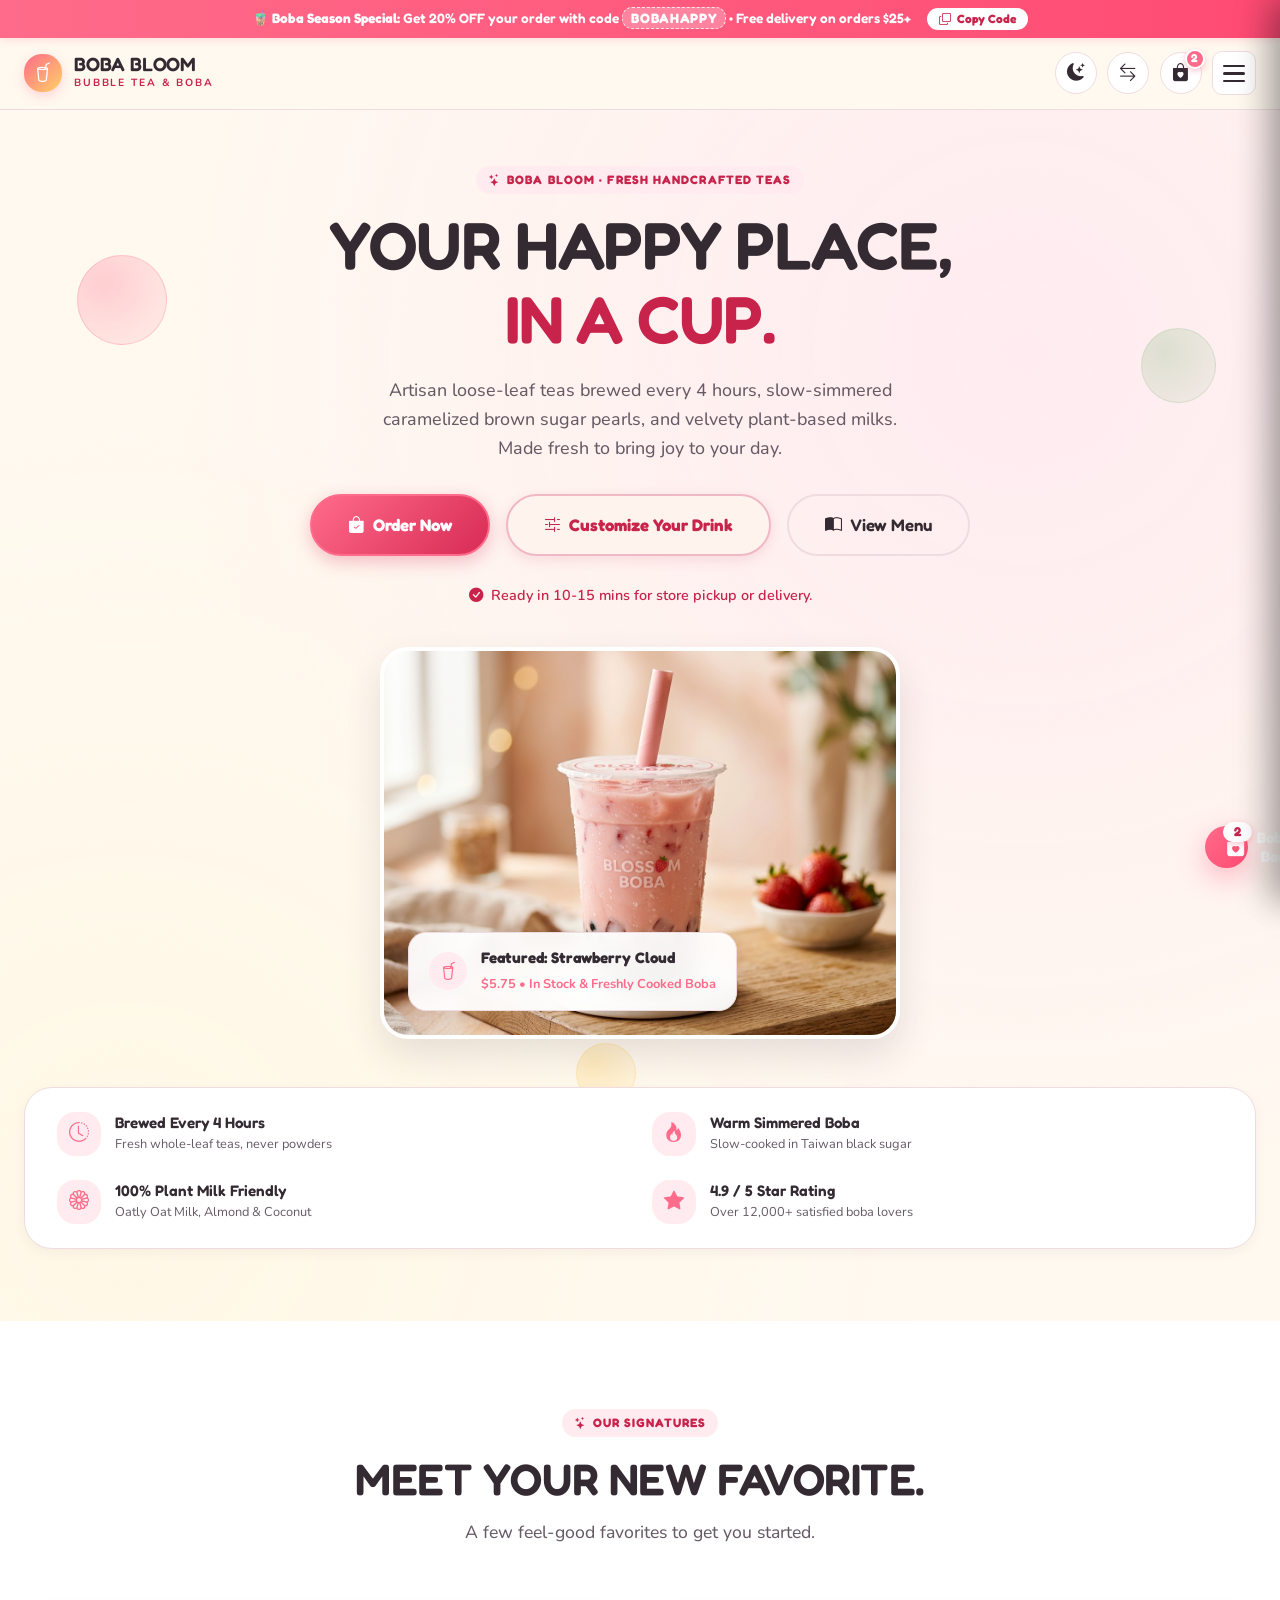
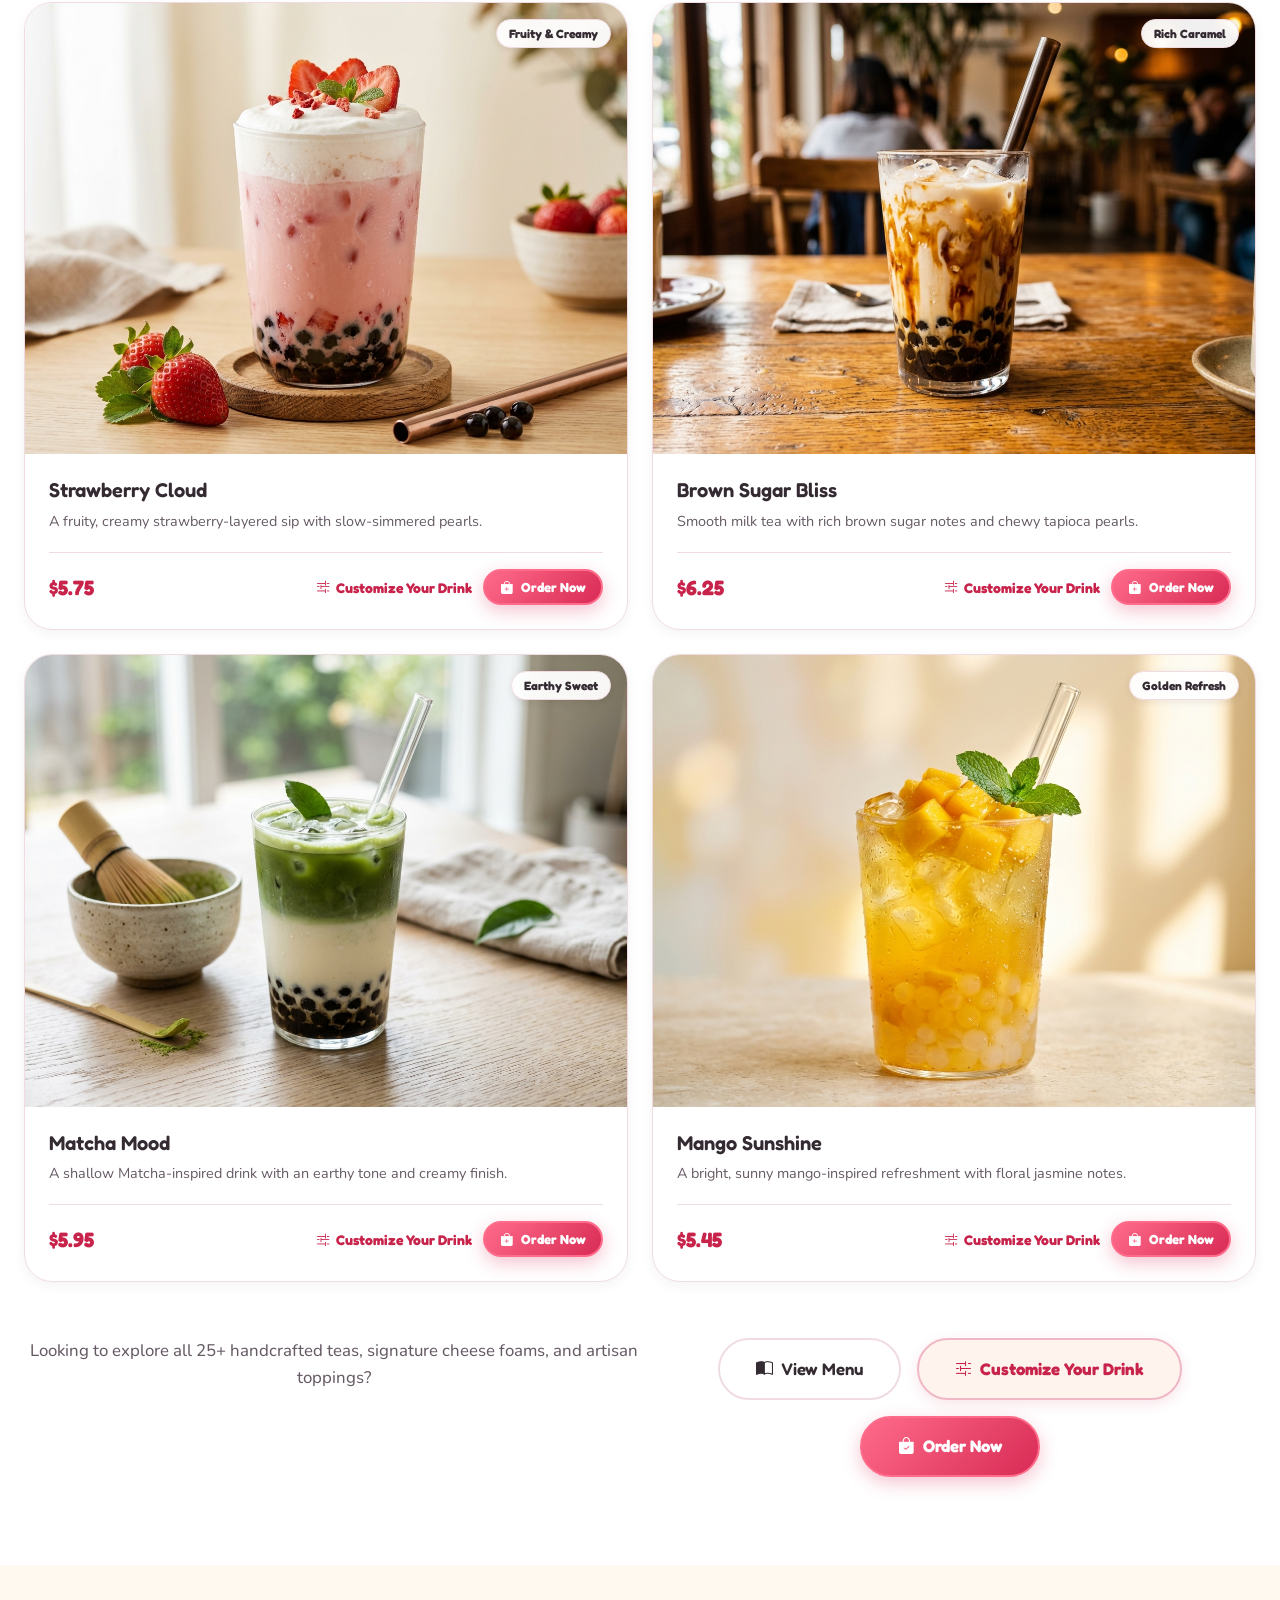
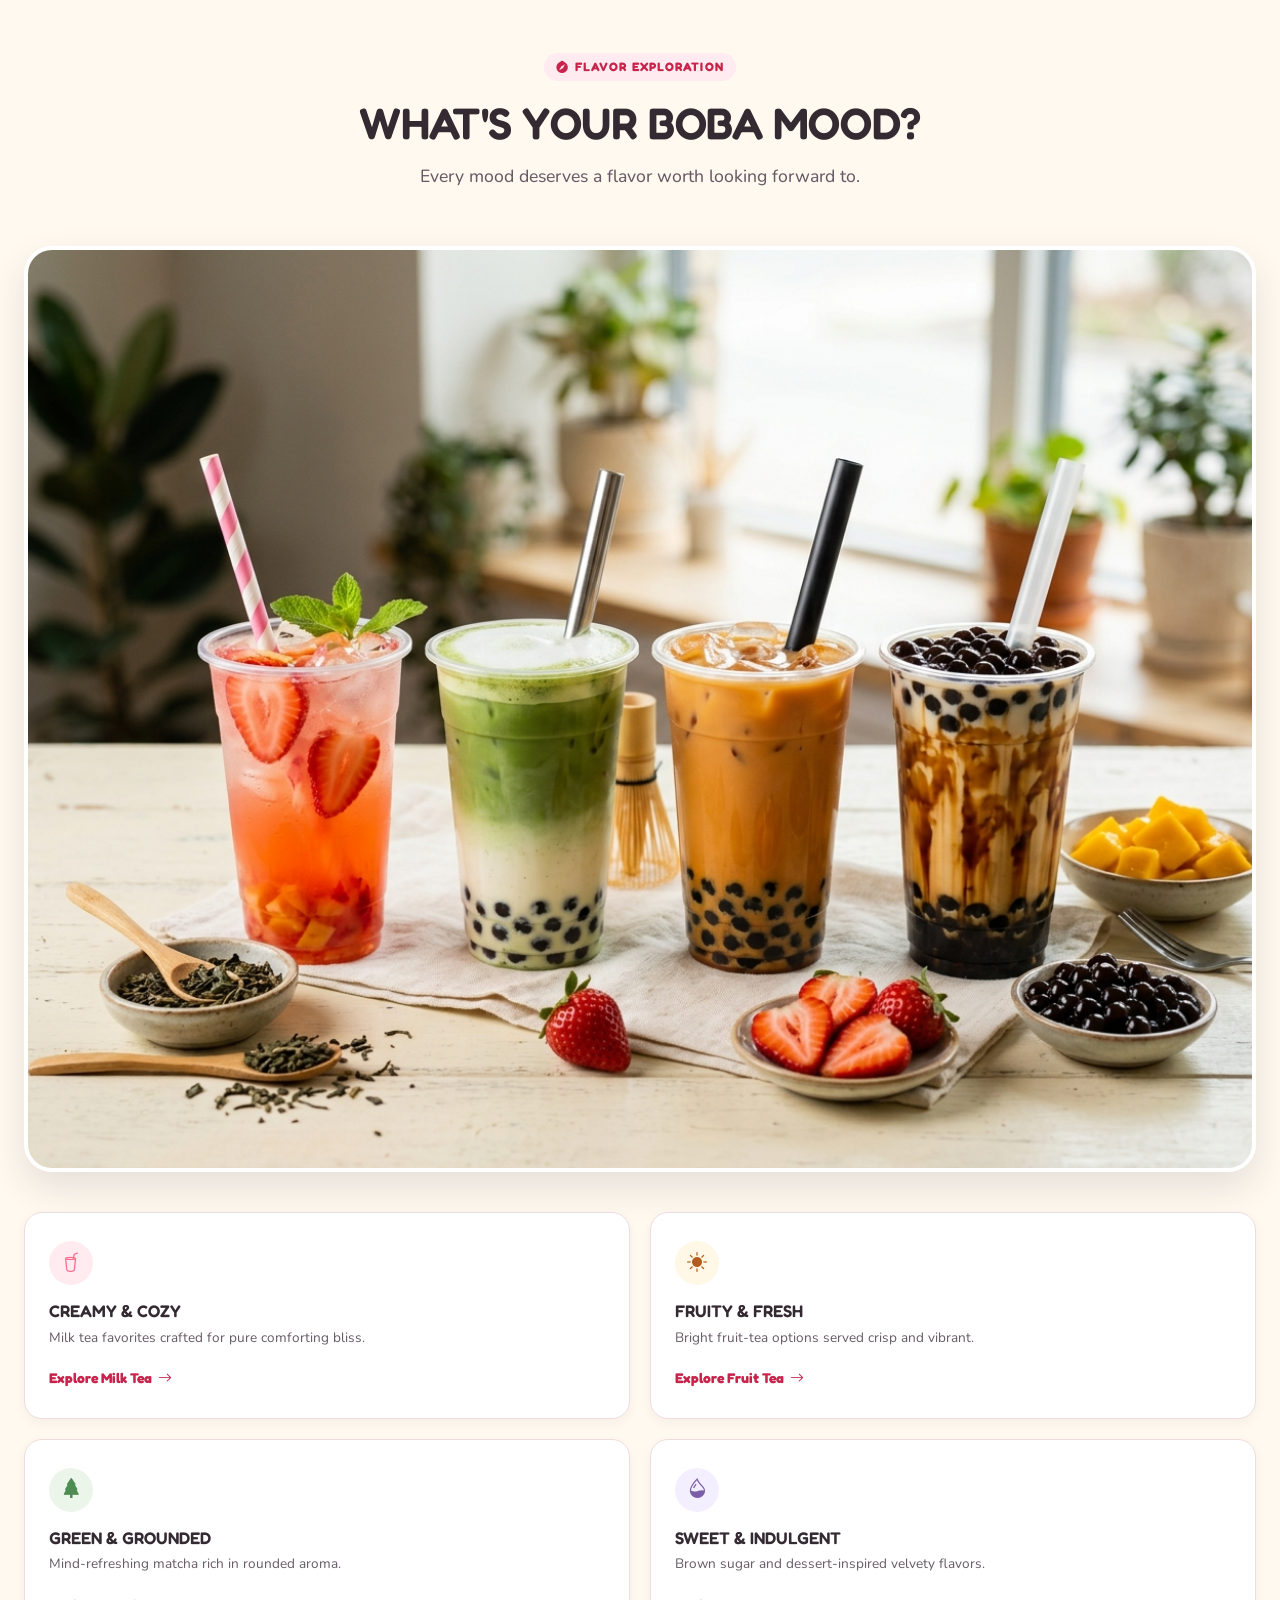
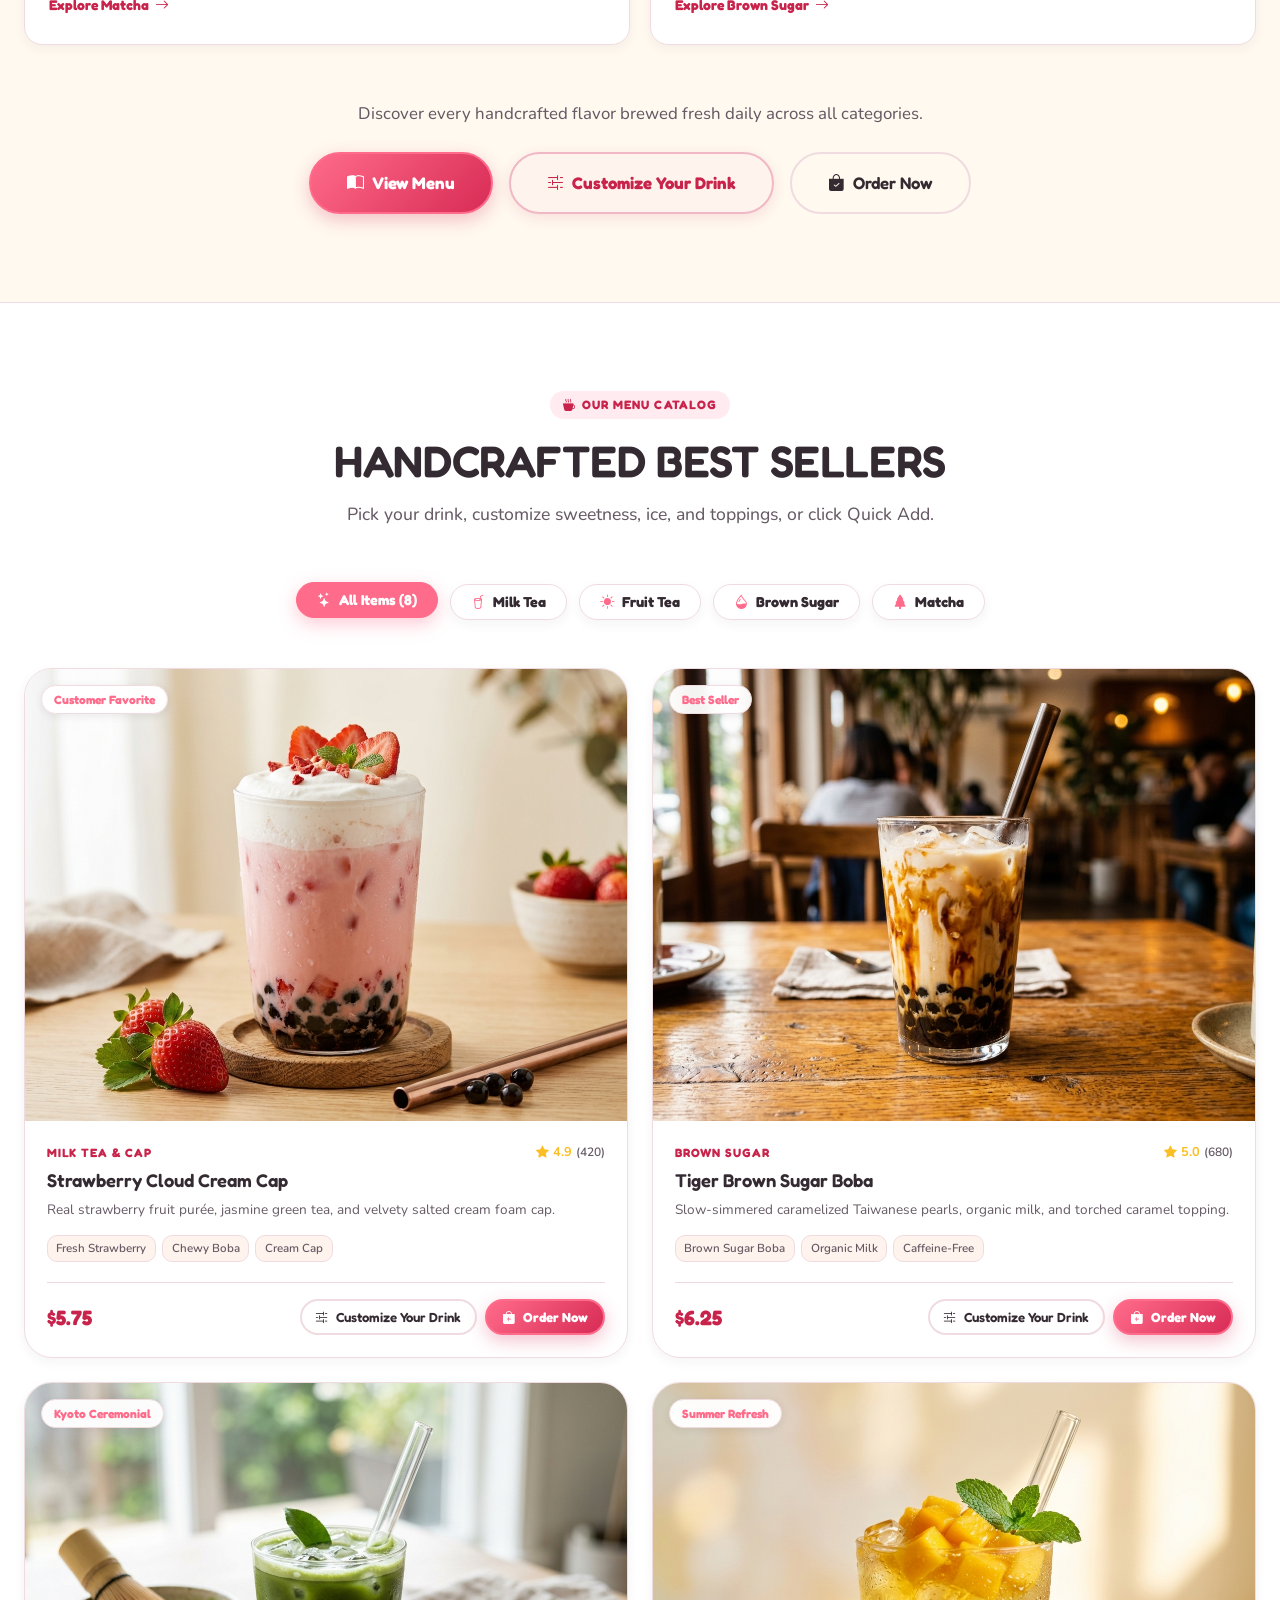
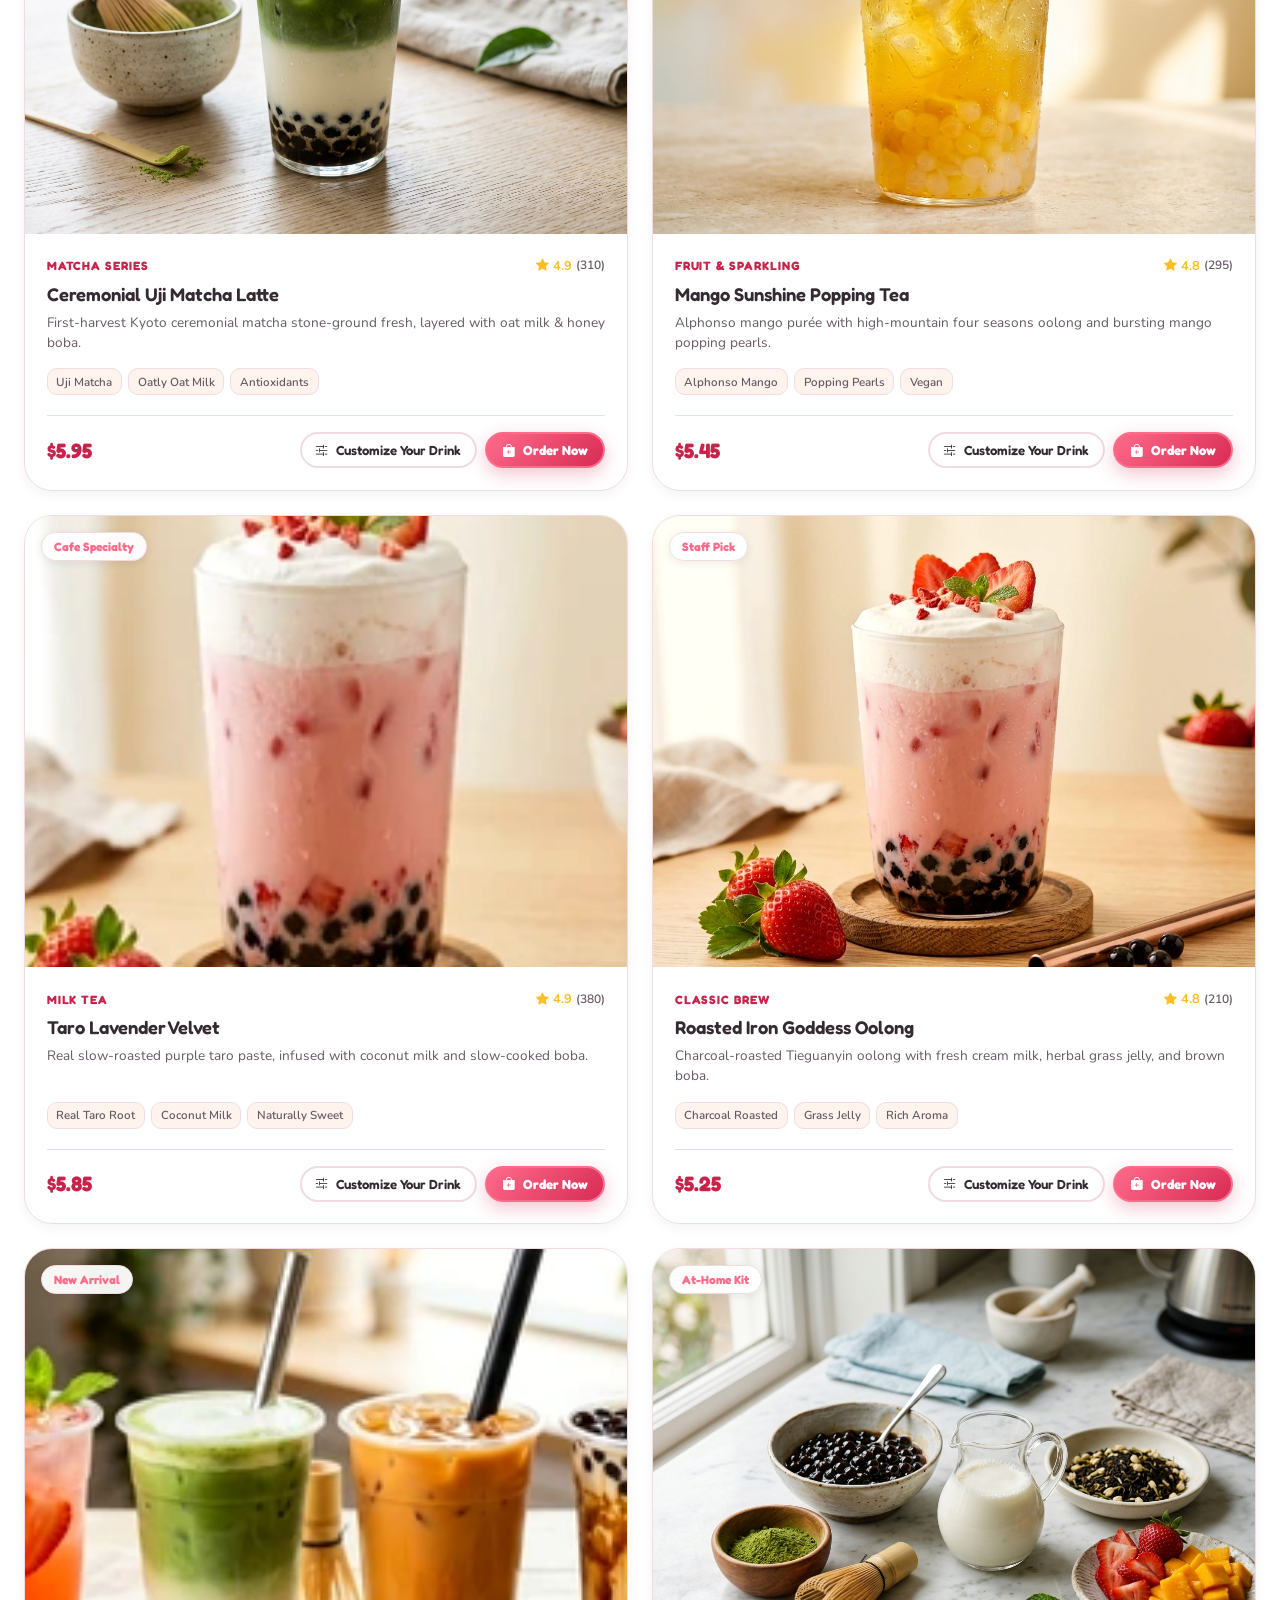
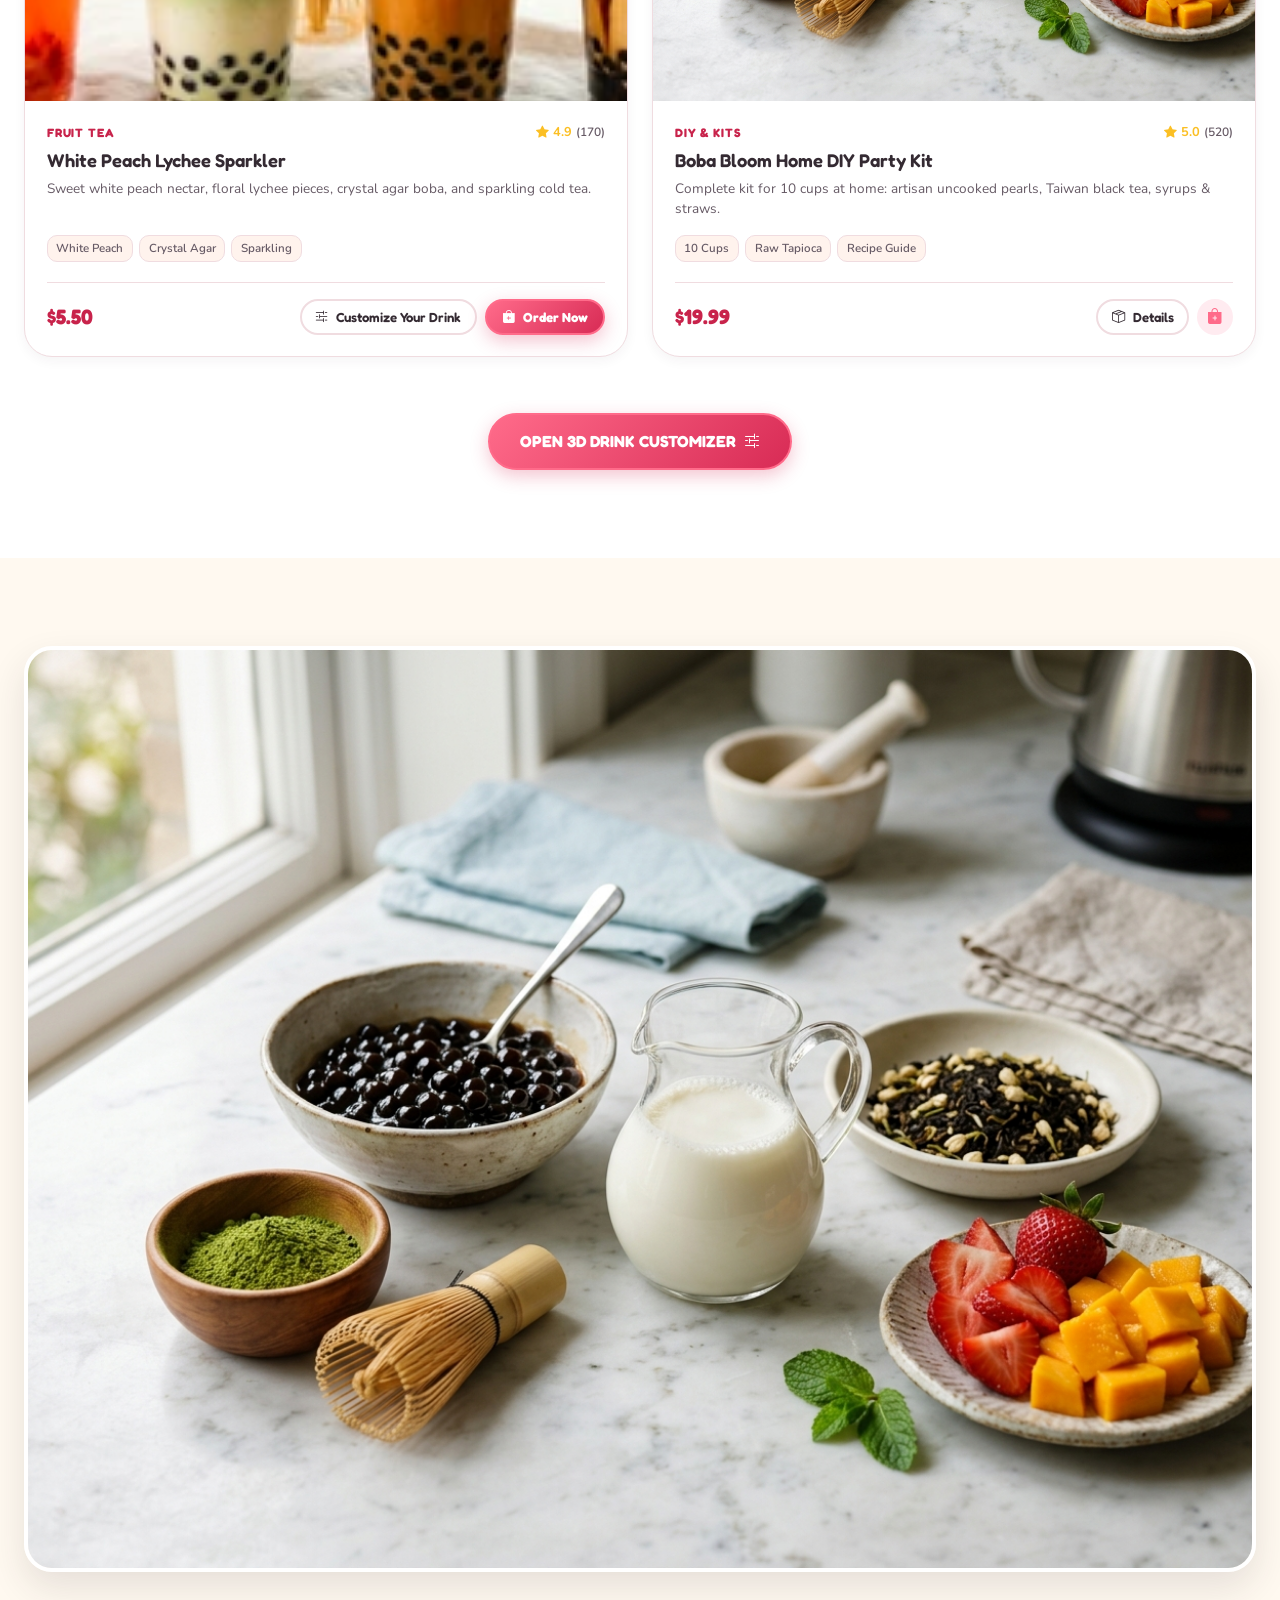
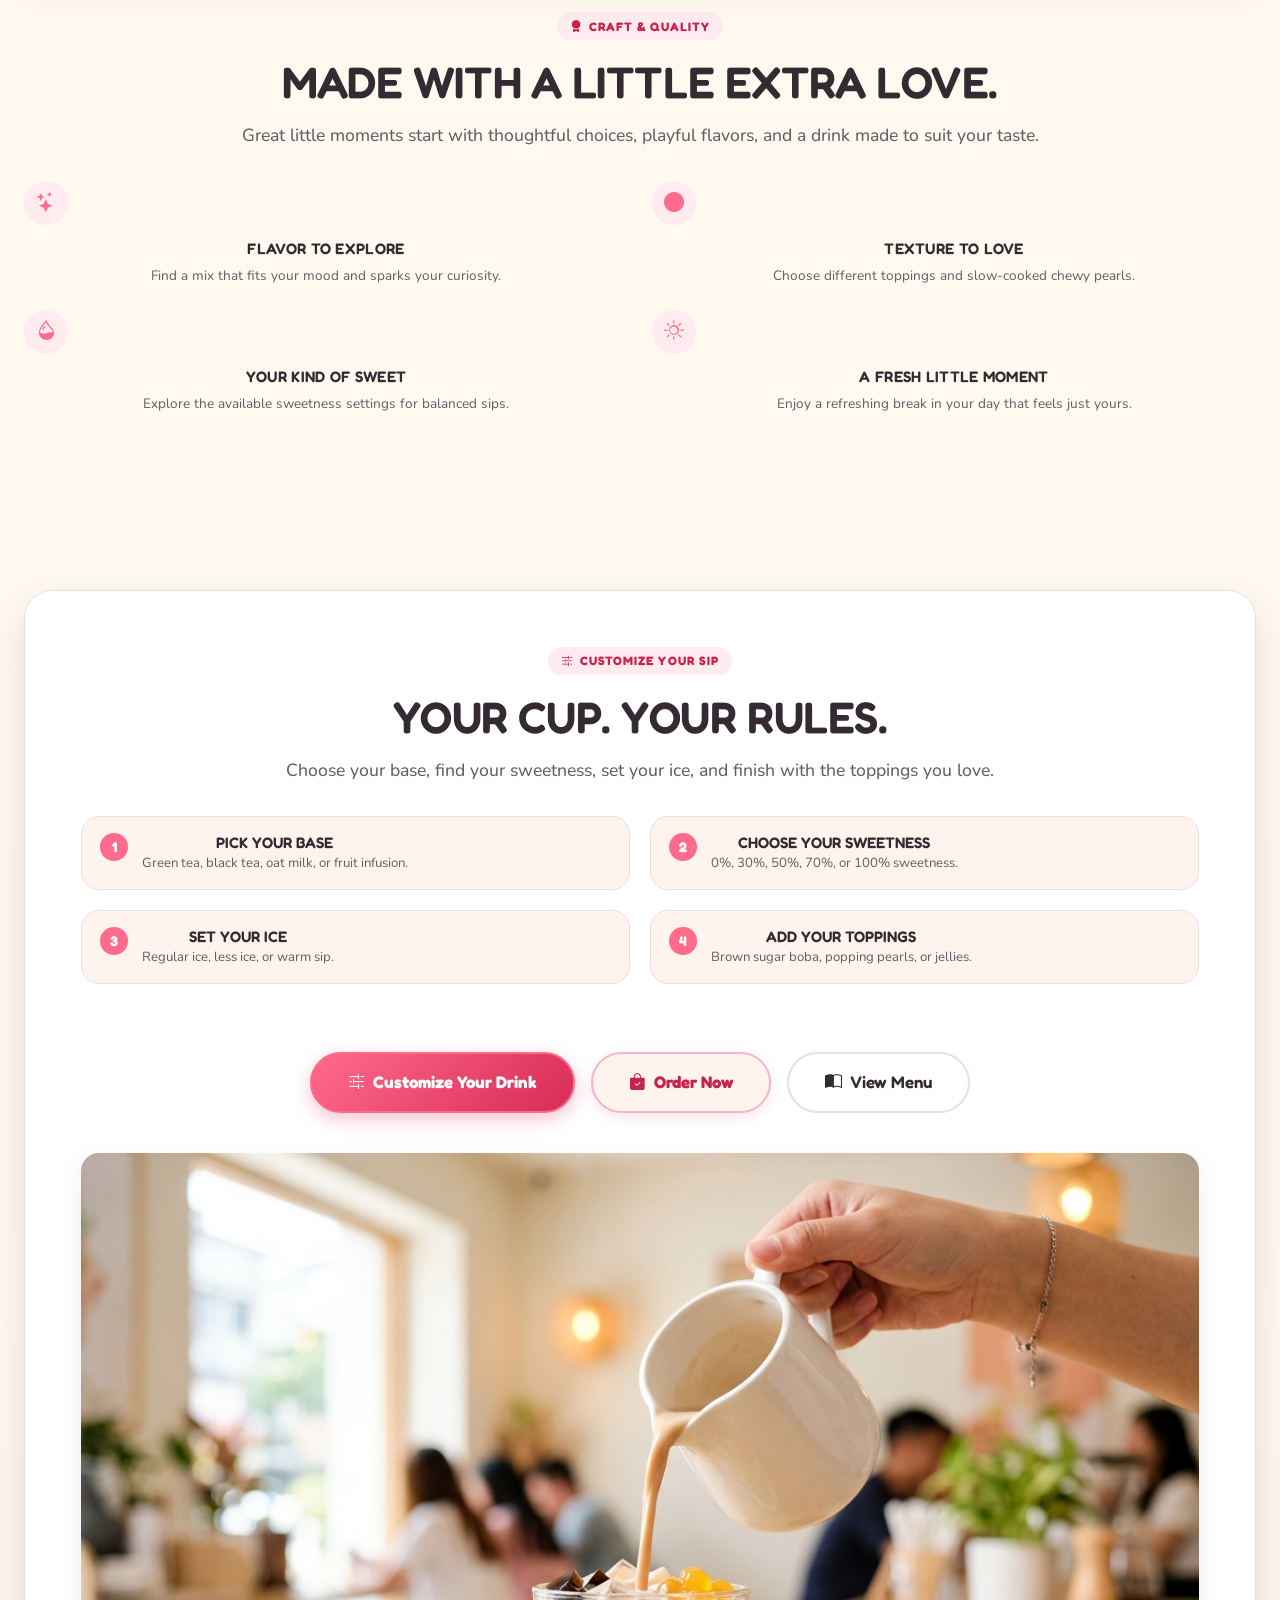
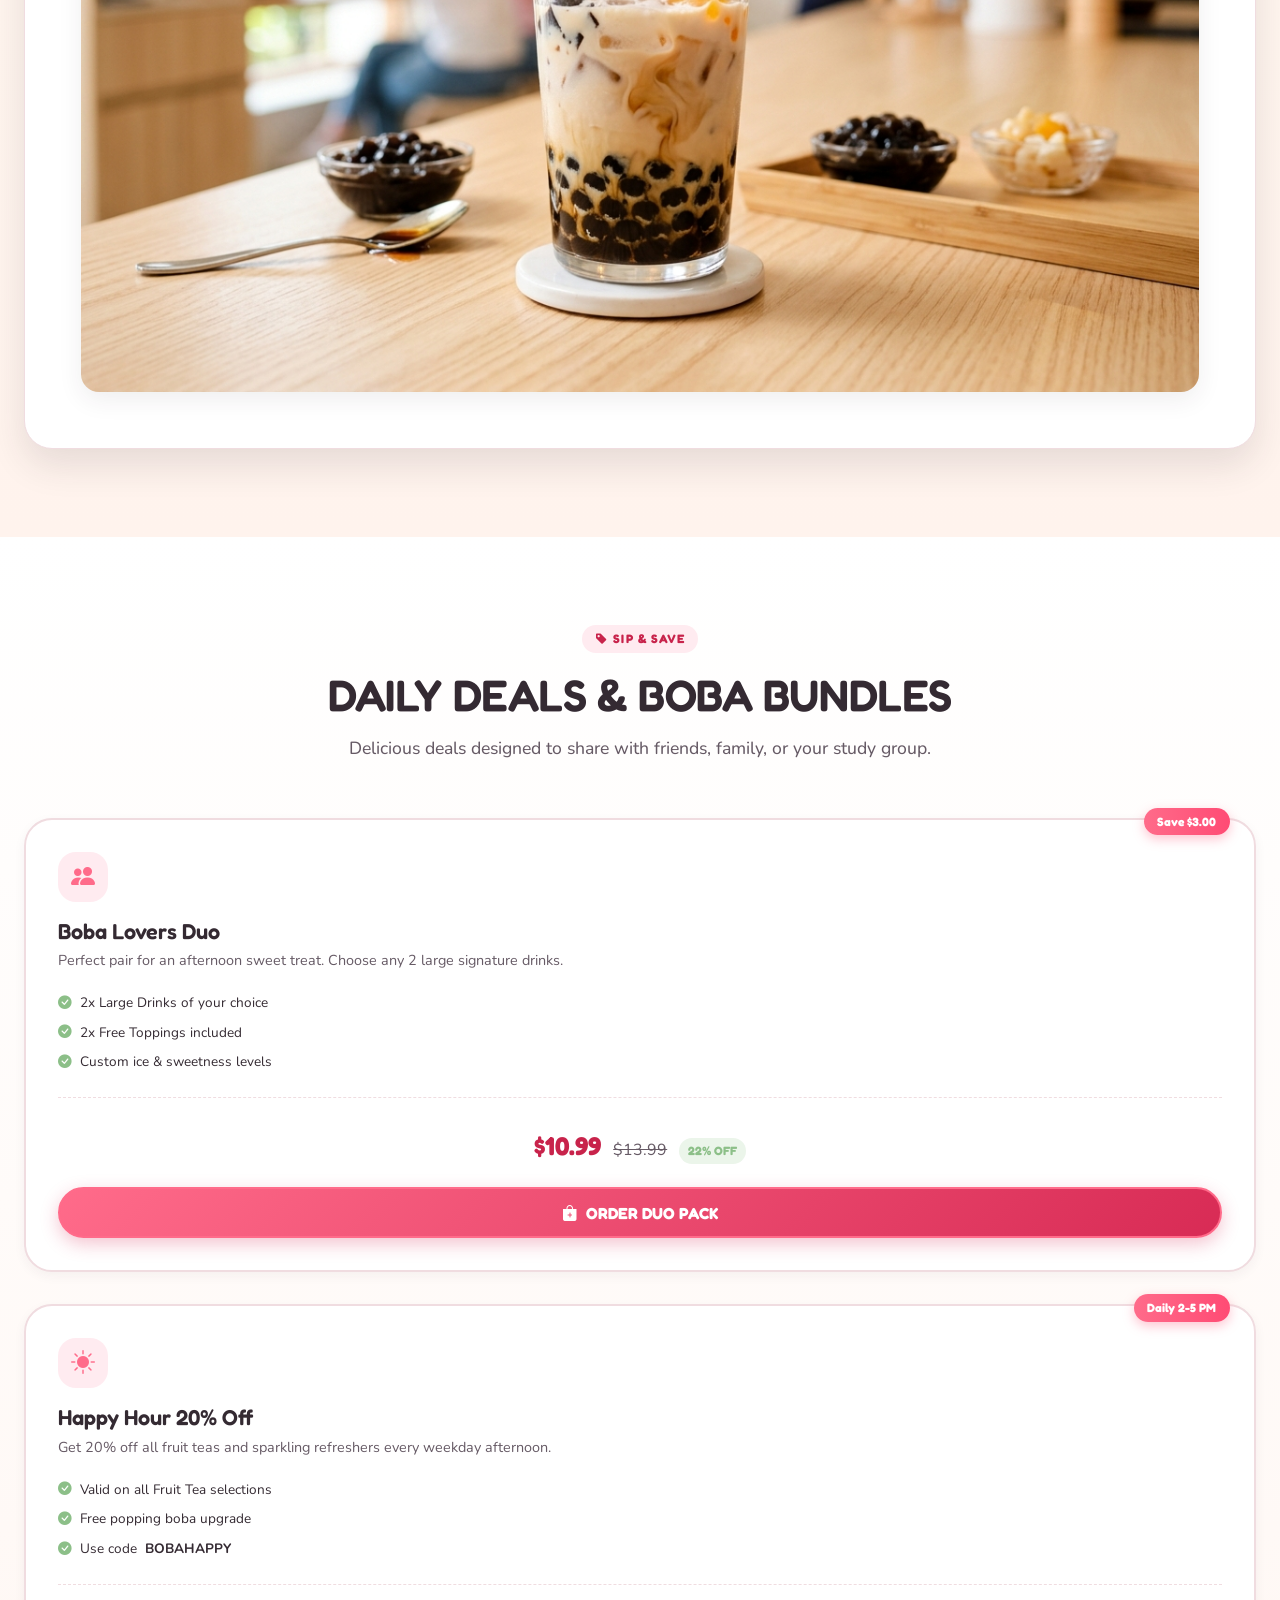
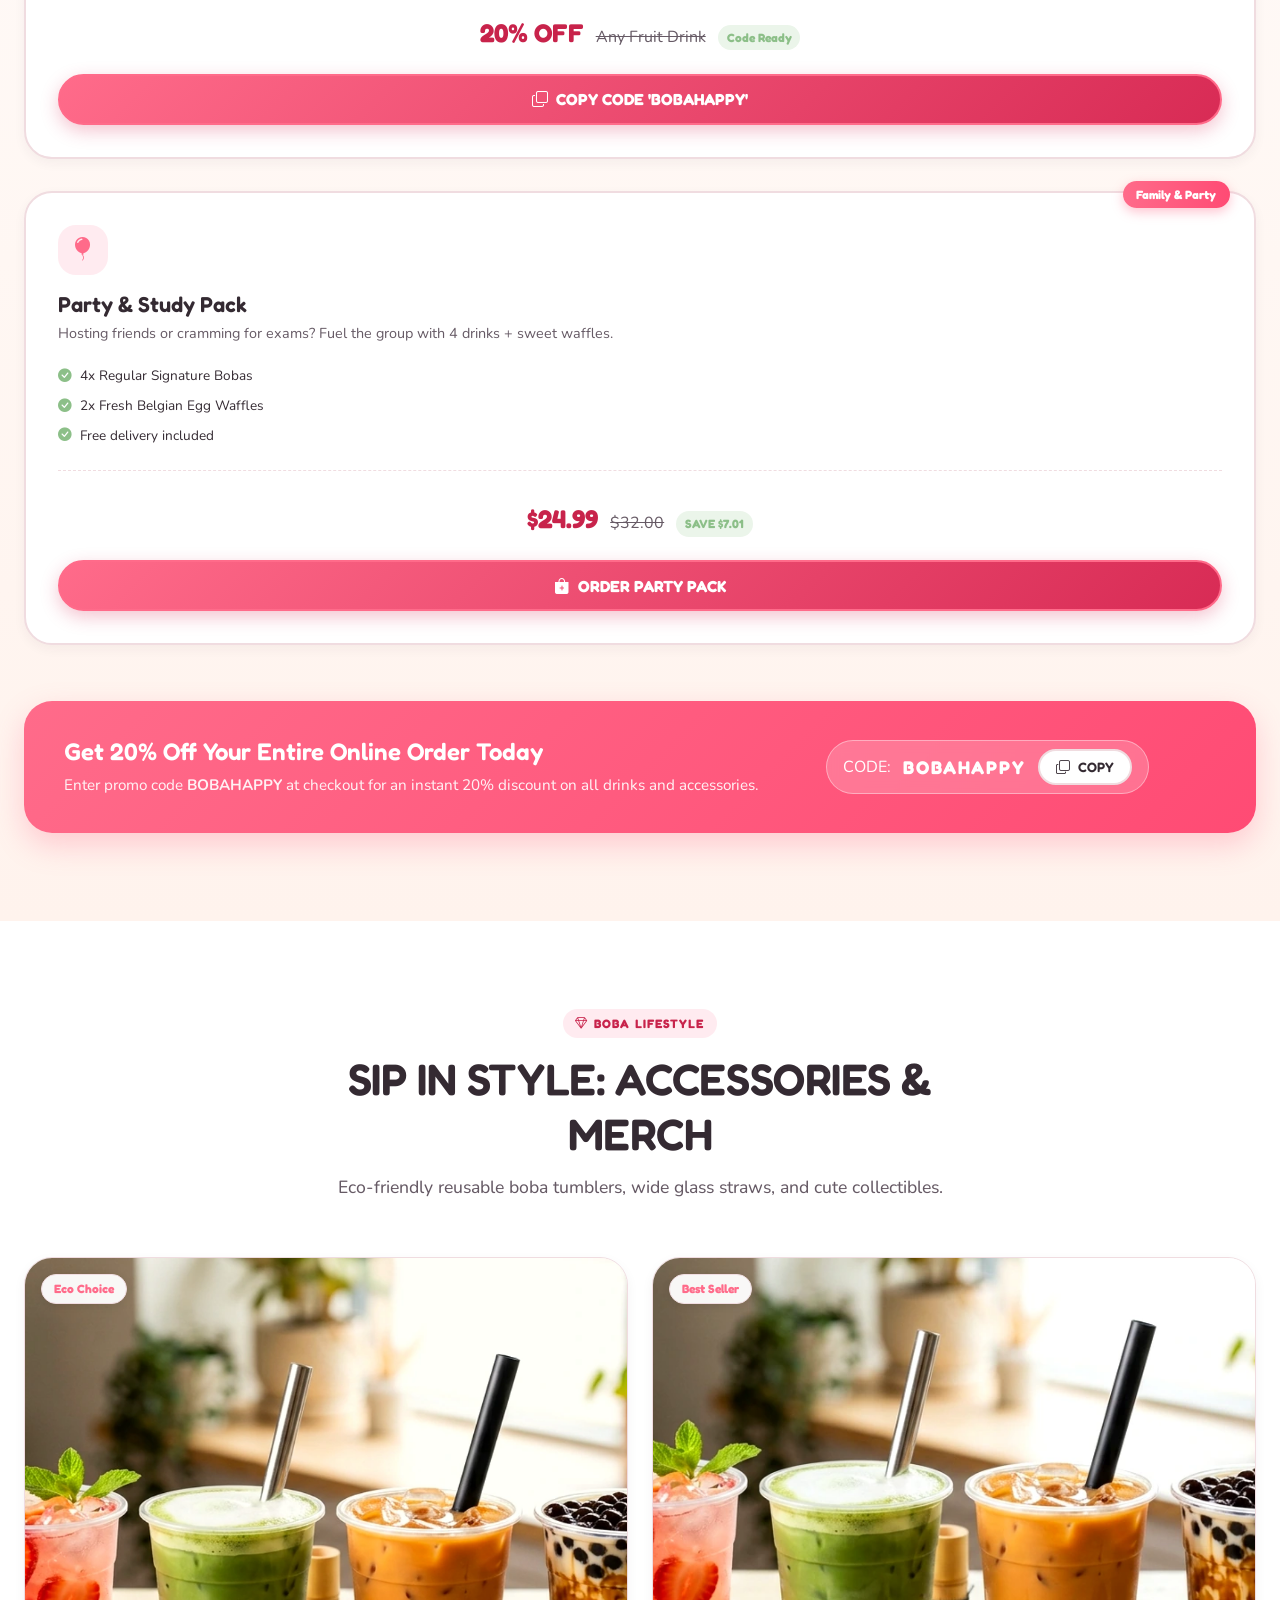
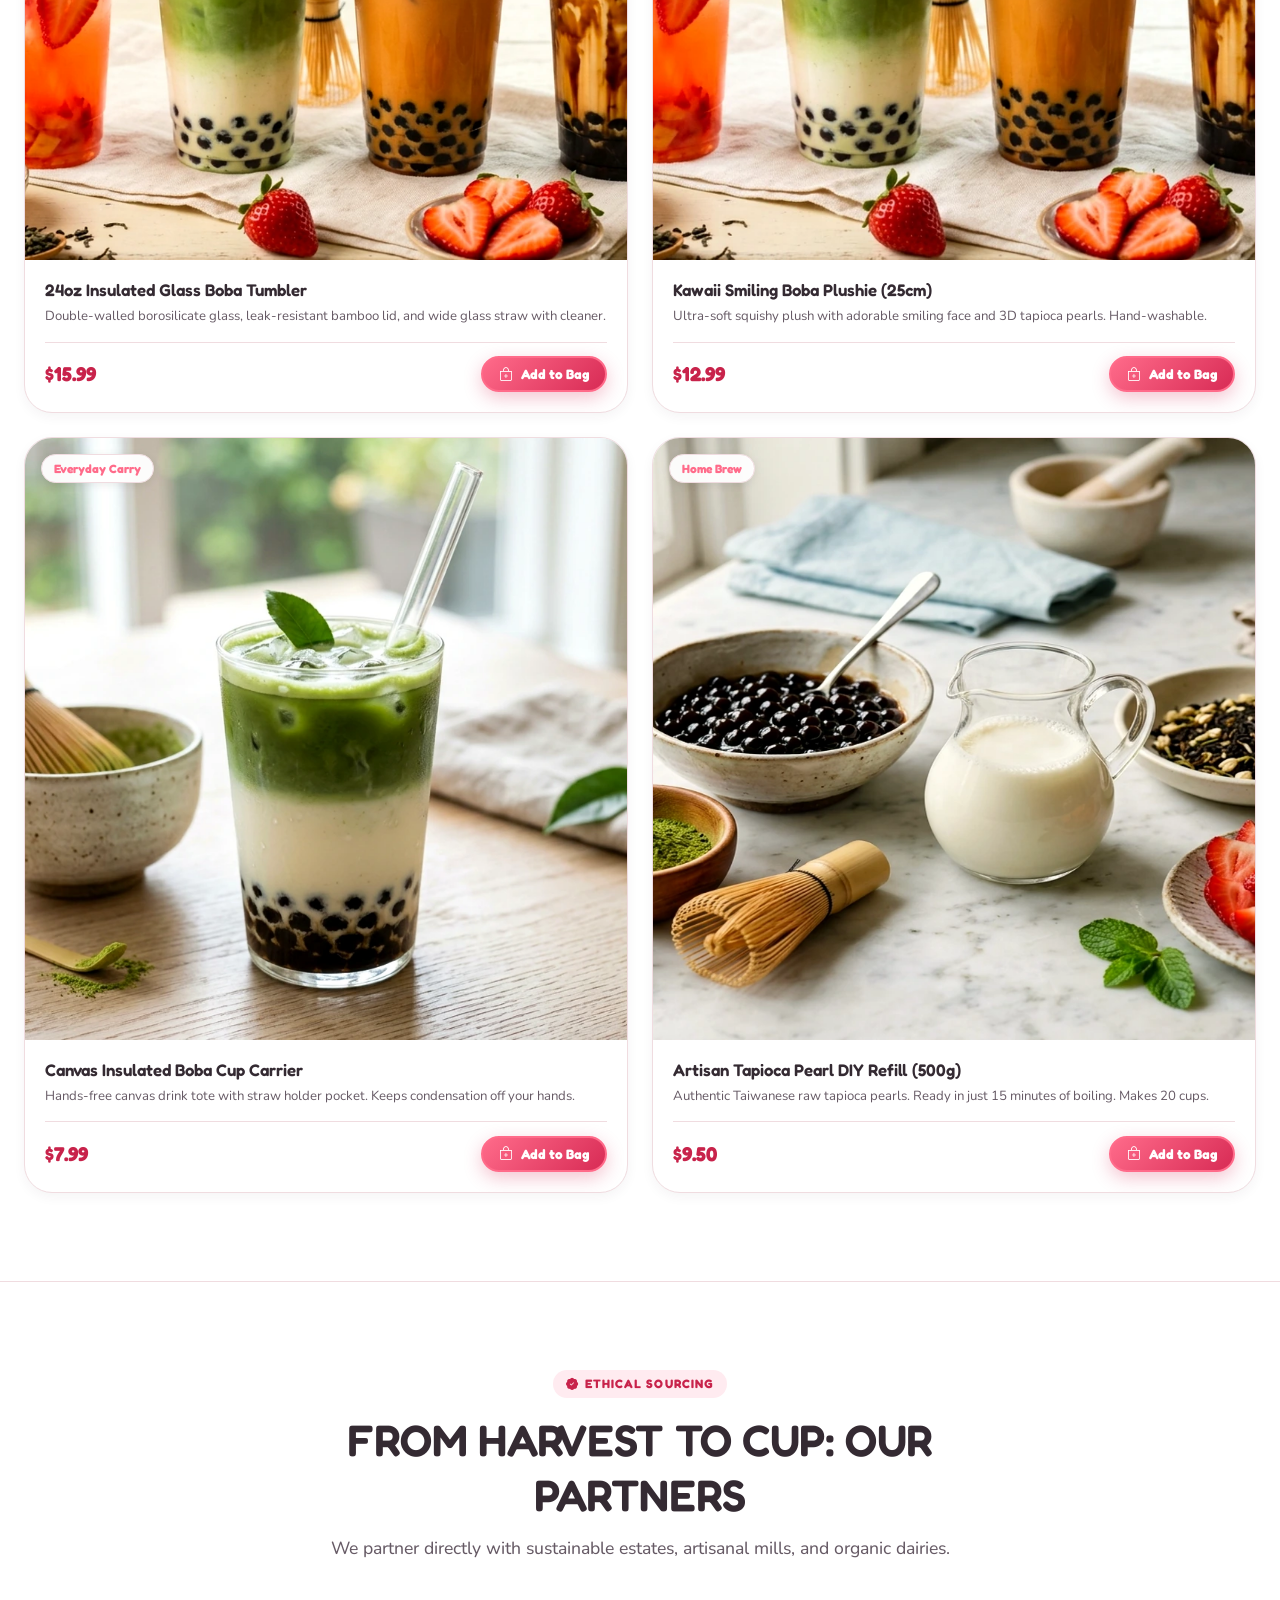
<file: index.html>
<!DOCTYPE html>
<html lang="en" dir="ltr" data-theme="light">
<head>
  <meta charset="UTF-8">
  <meta name="viewport" content="width=device-width, initial-scale=1.0">
  <title>BOBA BLOOM — A Little Sip of Happiness | Bubble Tea & Boba Shop</title>
  <meta name="description" content="Discover handcrafted bubble tea, slow-cooked brown sugar boba, ceremonial matcha, and artisan drinks at Boba Bloom. Freshly brewed with love for your daily happiness.">

  <!-- Favicon -->
  <link rel="icon" type="image/svg+xml" href="assets/images/favicon.svg">
  <link rel="icon" type="image/png" sizes="32x32" href="assets/images/favicon.png">
  <link rel="apple-touch-icon" href="assets/images/favicon.png">

  <!-- Instant Theme & Direction initialization to prevent layout/color flash -->
  <script>
    (function () {
      try {
        const savedTheme = localStorage.getItem('boba_bloom_theme');
        if (savedTheme) {
          document.documentElement.setAttribute('data-theme', savedTheme);
        } else if (window.matchMedia && window.matchMedia('(prefers-color-scheme: dark)').matches) {
          document.documentElement.setAttribute('data-theme', 'dark');
        }
        const savedDir = localStorage.getItem('boba_bloom_dir');
        if (savedDir) {
          document.documentElement.setAttribute('dir', savedDir);
          document.documentElement.setAttribute('lang', savedDir === 'rtl' ? 'ar' : 'en');
        }
      } catch (e) {}
    })();
  </script>

  <!-- Google Fonts: Fredoka & Nunito -->
  <link rel="preconnect" href="https://fonts.googleapis.com">
  <link rel="preconnect" href="https://fonts.gstatic.com" crossorigin>
  <link href="https://fonts.googleapis.com/css2?family=Fredoka:wght@400;500;600;700&family=Nunito:ital,wght@0,400;0,500;0,600;0,700;1,400;1,500&display=swap" rel="stylesheet">

  <!-- Bootstrap Icons -->
  <link rel="stylesheet" href="https://cdn.jsdelivr.net/npm/bootstrap-icons@1.11.3/font/bootstrap-icons.min.css">

  <!-- Stylesheets -->
  <link rel="stylesheet" href="assets/css/style.css">
  <link rel="stylesheet" href="assets/css/cart.css">
  <link rel="stylesheet" href="assets/css/pages/home.css">
  <link rel="stylesheet" href="assets/css/responsive.css">
</head>
<body>

  <!-- ========================================================================
       TOP ANNOUNCEMENT BAR
       ======================================================================== -->
  <div class="boba-announcement-bar" role="region" aria-label="Store Announcement">
    <div class="boba-container boba-announcement-inner">
      <span>🧋 <strong>Boba Season Special:</strong> Get 20% OFF your order with code <strong class="code-pill">BOBAHAPPY</strong> • Free delivery on orders $25+</span>
      <button type="button" class="copy-coupon-btn boba-announcement-copy" data-code="BOBAHAPPY" aria-label="Copy coupon code BOBAHAPPY">
        <i class="bi bi-copy" aria-hidden="true"></i>
        <span>Copy Code</span>
      </button>
    </div>
  </div>

  <!-- ========================================================================
       GLOBAL NAVBAR (100% RULE COMPLIANT)
       Desktop (1281px+): Logo | All Menus | Dark | RTL | Login
       Tablet (768px - 1280px): Logo | Dark | RTL | Hamburger
       Mobile (Below 768px): Logo | Dark | RTL | Hamburger
       ======================================================================== -->
  <header class="boba-navbar" role="banner">
    <div class="boba-container boba-navbar-inner">
      
      <!-- Brand Logo -->
      <a href="index.html" class="boba-brand" aria-label="Boba Bloom Homepage">
        <div class="boba-logo-icon" aria-hidden="true">
          <i class="bi bi-cup-straw"></i>
        </div>
        <div class="boba-brand-text">
          <span class="boba-brand-name">BOBA BLOOM</span>
          <span class="boba-brand-descriptor">BUBBLE TEA & BOBA</span>
        </div>
      </a>

      <!-- Desktop Navigation Menu (1281px+) - Contains ALL Menus -->
      <nav class="boba-nav-menu" aria-label="Primary Navigation">
        <!-- Home Dropdown -->
        <div class="boba-nav-dropdown">
          <a href="index.html" class="boba-nav-link active" aria-haspopup="true" aria-expanded="false">
            <span>HOME</span>
            <i class="bi bi-chevron-down" style="font-size: 0.72rem;" aria-hidden="true"></i>
          </a>
          <div class="boba-dropdown-menu" role="menu">
            <a href="index.html" class="boba-dropdown-link active" role="menuitem">Home 1</a>
            <a href="home2.html" class="boba-dropdown-link" role="menuitem">Home 2</a>
          </div>
        </div>

        <a href="about.html" class="boba-nav-link">ABOUT</a>
        <a href="#products" class="boba-nav-link">PRODUCTS</a>
        <a href="#categories" class="boba-nav-link">CATEGORIES</a>
        <a href="#brands" class="boba-nav-link">BRANDS</a>
        <a href="#deals" class="boba-nav-link">DEALS</a>
        <a href="#accessories" class="boba-nav-link">ACCESSORIES</a>
        <a href="#gallery" class="boba-nav-link">GALLERY</a>
        <a href="blog.html" class="boba-nav-link">BLOG</a>
        <a href="contact.html" class="boba-nav-link">CONTACT</a>
      </nav>

      <!-- Right Side Controls & Actions -->
      <div class="boba-nav-controls">
        
        <!-- Dark Mode Toggle Button -->
        <button type="button" class="boba-icon-btn theme-toggle-btn" aria-label="Toggle dark mode" title="Toggle dark mode">
          <i class="bi bi-moon-stars-fill" aria-hidden="true"></i>
        </button>

        <!-- RTL / LTR Direction Toggle Button -->
        <button type="button" class="boba-icon-btn rtl-toggle-btn" aria-label="Toggle text direction" title="RTL / LTR Toggle">
          <i class="bi bi-arrow-left-right" aria-hidden="true"></i>
        </button>

        <!-- Shopping Cart Trigger Button with Live Counter Badge -->
        <button type="button" class="boba-icon-btn boba-cart-btn" aria-label="Open Shopping Bag" title="Shopping Bag">
          <i class="bi bi-bag-heart-fill" aria-hidden="true"></i>
          <span class="boba-cart-badge" id="navbar-cart-count">2</span>
        </button>

        <!-- Desktop Login Button (1281px+) -->
        <button type="button" class="boba-btn boba-btn-dark boba-navbar-login boba-login-btn">
          <i class="bi bi-person-circle" aria-hidden="true"></i>
          <span>LOGIN</span>
        </button>

        <!-- Mobile & Tablet Hamburger Button (<= 1280px) -->
        <button type="button" class="boba-hamburger-btn" aria-label="Open navigation menu" aria-expanded="false" aria-controls="mobile-drawer">
          <span></span>
          <span></span>
          <span></span>
        </button>

      </div>

    </div>
  </header>

  <!-- ========================================================================
       MOBILE & TABLET DRAWER MENU (100% RULE COMPLIANT)
       Must contain ALL navigation items, Dark mode toggle, RTL toggle, & Login button
       ======================================================================== -->
  <div class="boba-drawer-backdrop" aria-hidden="true"></div>
  
  <aside id="mobile-drawer" class="boba-drawer" aria-label="Mobile Navigation Drawer" aria-hidden="true">
    <div class="boba-drawer-header">
      <a href="index.html" class="boba-brand" aria-label="Boba Bloom Homepage">
        <div class="boba-logo-icon" aria-hidden="true">
          <i class="bi bi-cup-straw"></i>
        </div>
        <div class="boba-brand-text">
          <span class="boba-brand-name">BOBA BLOOM</span>
          <span class="boba-brand-descriptor">BUBBLE TEA & BOBA</span>
        </div>
      </a>
      <button type="button" class="boba-drawer-close" aria-label="Close navigation menu">
        <i class="bi bi-x-lg" aria-hidden="true"></i>
      </button>
    </div>

    <div class="boba-drawer-body">
      <nav class="boba-drawer-nav" aria-label="Mobile Menu Links">
        <!-- Home Dropdown -->
        <div class="boba-drawer-dropdown is-expanded">
          <button type="button" class="boba-drawer-link boba-drawer-dropdown-btn active" aria-expanded="true">
            <span class="drawer-link-inner">
              <i class="bi bi-house-door" aria-hidden="true"></i>
              <span>Home</span>
            </span>
            <i class="bi bi-chevron-down drawer-chevron" aria-hidden="true"></i>
          </button>
          <div class="boba-drawer-submenu">
            <a href="index.html" class="boba-drawer-sublink active">
              <i class="bi bi-cup-straw" aria-hidden="true"></i>
              <span>Home 1</span>
            </a>
            <a href="home2.html" class="boba-drawer-sublink">
              <i class="bi bi-journal-album" aria-hidden="true"></i>
              <span>Home 2</span>
            </a>
          </div>
        </div>

        <!-- About -->
        <a href="about.html" class="boba-drawer-link">
          <span class="drawer-link-inner">
            <i class="bi bi-info-circle" aria-hidden="true"></i>
            <span>About</span>
          </span>
          <i class="bi bi-chevron-right" aria-hidden="true"></i>
        </a>

        <!-- Products -->
        <a href="#products" class="boba-drawer-link">
          <span class="drawer-link-inner">
            <i class="bi bi-cup-hot" aria-hidden="true"></i>
            <span>Products</span>
          </span>
          <i class="bi bi-chevron-right" aria-hidden="true"></i>
        </a>

        <!-- Categories -->
        <a href="#categories" class="boba-drawer-link">
          <span class="drawer-link-inner">
            <i class="bi bi-grid-fill" aria-hidden="true"></i>
            <span>Categories</span>
          </span>
          <i class="bi bi-chevron-right" aria-hidden="true"></i>
        </a>

        <!-- Brands -->
        <a href="#brands" class="boba-drawer-link">
          <span class="drawer-link-inner">
            <i class="bi bi-patch-check" aria-hidden="true"></i>
            <span>Brands</span>
          </span>
          <i class="bi bi-chevron-right" aria-hidden="true"></i>
        </a>

        <!-- Deals -->
        <a href="#deals" class="boba-drawer-link">
          <span class="drawer-link-inner">
            <i class="bi bi-tag" aria-hidden="true"></i>
            <span>Deals</span>
          </span>
          <i class="bi bi-chevron-right" aria-hidden="true"></i>
        </a>

        <!-- Accessories -->
        <a href="#accessories" class="boba-drawer-link">
          <span class="drawer-link-inner">
            <i class="bi bi-gem" aria-hidden="true"></i>
            <span>Accessories</span>
          </span>
          <i class="bi bi-chevron-right" aria-hidden="true"></i>
        </a>

        <!-- Gallery -->
        <a href="#gallery" class="boba-drawer-link">
          <span class="drawer-link-inner">
            <i class="bi bi-images" aria-hidden="true"></i>
            <span>Gallery</span>
          </span>
          <i class="bi bi-chevron-right" aria-hidden="true"></i>
        </a>

        <!-- Blog -->
        <a href="blog.html" class="boba-drawer-link">
          <span class="drawer-link-inner">
            <i class="bi bi-journal-text" aria-hidden="true"></i>
            <span>Blog</span>
          </span>
          <i class="bi bi-chevron-right" aria-hidden="true"></i>
        </a>

        <!-- Contact -->
        <a href="contact.html" class="boba-drawer-link">
          <span class="drawer-link-inner">
            <i class="bi bi-envelope" aria-hidden="true"></i>
            <span>Contact</span>
          </span>
          <i class="bi bi-chevron-right" aria-hidden="true"></i>
        </a>
      </nav>

      <!-- Drawer Divider Line -->
      <div class="boba-drawer-divider"></div>

      <!-- Theme & Direction Controls inside Drawer -->
      <div class="boba-drawer-controls">
        <span class="boba-drawer-controls-label">Theme &amp; Direction</span>
        <div class="boba-drawer-toggle-group">
          <button type="button" class="boba-icon-btn theme-toggle-btn" aria-label="Toggle dark mode" title="Toggle dark mode">
            <i class="bi bi-moon-stars-fill" aria-hidden="true"></i>
          </button>
          <button type="button" class="boba-icon-btn rtl-toggle-btn" aria-label="Toggle text direction" title="RTL / LTR Toggle">
            <i class="bi bi-arrow-left-right" aria-hidden="true"></i>
          </button>
        </div>
      </div>

      <!-- Drawer Login Button -->
      <div class="boba-drawer-footer">
        <button type="button" class="boba-btn boba-btn-dark boba-drawer-login-btn boba-login-btn" style="width: 100%;">
          <i class="bi bi-person-circle" aria-hidden="true"></i>
          <span>LOGIN</span>
        </button>
      </div>

    </div>
  </aside>

  <!-- ========================================================================
       SLIDE-OUT SHOPPING CART DRAWER
       ======================================================================== -->
  <div id="boba-cart-backdrop" class="boba-cart-backdrop" aria-hidden="true"></div>

  <aside id="boba-cart-drawer" class="boba-cart-drawer" aria-label="Shopping Bag Drawer" aria-hidden="true">
    <div class="cart-drawer-header">
      <div class="cart-header-title">
        <i class="bi bi-bag-heart-fill" aria-hidden="true"></i>
        <span>YOUR BOBA BAG</span>
        <span class="cart-header-badge boba-cart-badge">2</span>
      </div>
      <button type="button" id="boba-cart-close" class="cart-drawer-close" aria-label="Close Shopping Bag">
        <i class="bi bi-x-lg" aria-hidden="true"></i>
      </button>
    </div>

    <!-- Free Delivery Progress Meter -->
    <div class="cart-shipping-meter">
      <p id="cart-shipping-text" class="cart-shipping-text">Add <strong>$13.00</strong> more to unlock <strong>Free Delivery</strong>!</p>
      <div class="cart-shipping-track">
        <div id="cart-shipping-bar" class="cart-shipping-fill" style="width: 48%;"></div>
      </div>
    </div>

    <!-- Scrollable Items List -->
    <div id="cart-items-list" class="cart-items-container">
      <!-- Injected via JavaScript -->
    </div>

    <!-- Applied Promo Display -->
    <div id="cart-applied-promo" class="cart-applied-promo-wrap"></div>

    <!-- Drawer Footer & Checkout -->
    <div class="cart-drawer-footer">
      <div class="cart-promo-group">
        <div class="cart-promo-input-wrap">
          <i class="bi bi-tag" aria-hidden="true"></i>
          <input type="text" id="cart-promo-input" placeholder="Promo code (e.g. BOBAHAPPY)" aria-label="Promo code">
        </div>
        <button type="button" id="cart-promo-apply" class="boba-btn boba-btn-sm boba-btn-pink">APPLY</button>
      </div>

      <div class="cart-summary-box">
        <div class="cart-summary-row">
          <span>Subtotal</span>
          <span id="cart-subtotal" class="summary-val">$12.00</span>
        </div>
        <div id="cart-discount-row" class="cart-summary-row discount-row" style="display: none;">
          <span>Discount</span>
          <span id="cart-discount-amount" class="summary-val text-pink">-$0.00</span>
        </div>
        <div class="cart-summary-row">
          <span>Estimated Taxes</span>
          <span class="summary-val text-muted">Calculated at checkout</span>
        </div>
        <div class="cart-summary-divider"></div>
        <div class="cart-summary-row total-row">
          <strong>Total</strong>
          <strong id="cart-total" class="summary-val text-pink">$12.00</strong>
        </div>
      </div>

      <button type="button" id="cart-checkout-btn" class="boba-btn boba-btn-primary cart-checkout-btn" style="width: 100%;">
        <span>PROCEED TO CHECKOUT</span>
        <i class="bi bi-arrow-right" aria-hidden="true"></i>
      </button>
      <p class="cart-secure-note"><i class="bi bi-shield-check" aria-hidden="true"></i> 100% Freshness Guarantee · Contactless Pickup &amp; Delivery</p>
    </div>
  </aside>

  <!-- Floating Quick Cart Bag Button -->
  <button type="button" class="boba-floating-cart-btn boba-cart-btn" aria-label="Open Cart Bag">
    <i class="bi bi-bag-heart-fill" aria-hidden="true"></i>
    <span>Boba Bag</span>
    <span class="floating-cart-count boba-cart-badge">2</span>
  </button>

  <!-- ========================================================================
       MAIN STOREFRONT CONTENT
       ======================================================================== -->
  <main id="main-content">

    <!-- ----------------------------------------------------------------------
         SECTION 1 — HERO: STOREFRONT OPENING & TRUST PERKS
         ---------------------------------------------------------------------- -->
    <section class="hero-section" aria-labelledby="hero-heading">
      
      <!-- Decorative background floating bubbles -->
      <div class="boba-bubble boba-bubble-pink animate-float" style="width: 90px; height: 90px; top: 12%; left: 6%;" aria-hidden="true"></div>
      <div class="boba-bubble boba-bubble-mango animate-float-delay" style="width: 60px; height: 60px; bottom: 18%; left: 45%;" aria-hidden="true"></div>
      <div class="boba-bubble boba-bubble-matcha animate-float" style="width: 75px; height: 75px; top: 18%; right: 5%;" aria-hidden="true"></div>

      <div class="boba-container">
        <div class="hero-grid">
          
          <!-- Hero Left Column: Editorial Storefront Copy & Action Buttons -->
          <div class="hero-content">
            <div class="boba-eyebrow">
              <i class="bi bi-stars" aria-hidden="true"></i>
              <span>BOBA BLOOM · FRESH HANDCRAFTED TEAS</span>
            </div>
            
            <h1 id="hero-heading" class="hero-title">
              YOUR HAPPY PLACE, <br>
              <span class="highlight-pink">IN A CUP.</span>
            </h1>
            
            <p class="hero-text">
              Artisan loose-leaf teas brewed every 4 hours, slow-simmered caramelized brown sugar pearls, and velvety plant-based milks. Made fresh to bring joy to your day.
            </p>

            <div class="hero-btn-group boba-btn-group-mobile-stack">
              <a href="#products" class="boba-btn boba-btn-primary boba-btn-lg">
                <i class="bi bi-bag-check-fill" aria-hidden="true"></i>
                <span>Order Now</span>
              </a>
              <a href="customize.html" class="boba-btn boba-btn-secondary boba-btn-lg">
                <i class="bi bi-sliders2" aria-hidden="true"></i>
                <span>Customize Your Drink</span>
              </a>
              <a href="menu.html" class="boba-btn boba-btn-outline boba-btn-lg">
                <i class="bi bi-book-half" aria-hidden="true"></i>
                <span>View Menu</span>
              </a>
            </div>

            <div class="hero-note">
              <i class="bi bi-check-circle-fill" aria-hidden="true"></i>
              <span>Ready in 10-15 mins for store pickup or delivery.</span>
            </div>
          </div>

          <!-- Hero Right Column: Photorealistic Beverage Showcase -->
          <div class="hero-image-wrapper">
            <div class="hero-image-card">
              <img src="assets/images/home/hero-boba.webp" 
                   alt="Strawberry milk tea boba drink with chewy tapioca pearls and ice condensation in a clear cup" 
                   width="800" 
                   height="600" 
                   loading="eager" 
                   fetchpriority="high">
              
              <div class="hero-badge">
                <div class="hero-badge-icon">
                  <i class="bi bi-cup-straw" aria-hidden="true"></i>
                </div>
                <div class="hero-badge-text">
                  <strong>Featured: Strawberry Cloud</strong>
                  <span>$5.75 • In Stock &amp; Freshly Cooked Boba</span>
                </div>
              </div>
            </div>
          </div>

        </div>

        <!-- Hero Trust Perks Strip (4 Core Guarantees) -->
        <div class="hero-perks-strip">
          <div class="hero-perk-item">
            <div class="hero-perk-icon">
              <i class="bi bi-clock-history" aria-hidden="true"></i>
            </div>
            <div class="hero-perk-text">
              <h4>Brewed Every 4 Hours</h4>
              <p>Fresh whole-leaf teas, never powders</p>
            </div>
          </div>

          <div class="hero-perk-item">
            <div class="hero-perk-icon">
              <i class="bi bi-fire" aria-hidden="true"></i>
            </div>
            <div class="hero-perk-text">
              <h4>Warm Simmered Boba</h4>
              <p>Slow-cooked in Taiwan black sugar</p>
            </div>
          </div>

          <div class="hero-perk-item">
            <div class="hero-perk-icon">
              <i class="bi bi-flower1" aria-hidden="true"></i>
            </div>
            <div class="hero-perk-text">
              <h4>100% Plant Milk Friendly</h4>
              <p>Oatly Oat Milk, Almond &amp; Coconut</p>
            </div>
          </div>

          <div class="hero-perk-item">
            <div class="hero-perk-icon">
              <i class="bi bi-star-fill" aria-hidden="true"></i>
            </div>
            <div class="hero-perk-text">
              <h4>4.9 / 5 Star Rating</h4>
              <p>Over 12,000+ satisfied boba lovers</p>
            </div>
          </div>
        </div>

      </div>
    </section>

        <!-- ----------------------------------------------------------------------
         SECTION 2 — OUR SIGNATURES — MEET YOUR NEW FAVORITE (From Mockup)
         ---------------------------------------------------------------------- -->
    <section id="signatures" class="signature-section" aria-labelledby="signatures-heading">
      <div class="boba-container">
        
        <header class="section-header-center">
          <div class="boba-eyebrow">
            <i class="bi bi-stars" aria-hidden="true"></i>
            <span>OUR SIGNATURES</span>
          </div>
          <h2 id="signatures-heading" class="section-title">MEET YOUR NEW FAVORITE.</h2>
          <p class="section-subtitle">A few feel-good favorites to get you started.</p>
        </header>

        <div class="signature-grid">
          
          <!-- Card 1: Strawberry Cloud -->
          <article class="signature-card">
            <div class="signature-card-img-wrap">
              <img src="assets/images/home/signature-strawberry.webp" 
                   alt="Strawberry Cloud fresh strawberry layered milk boba drink" 
                   width="600" 
                   height="450" 
                   loading="lazy">
              <span class="signature-card-tag">Fruity &amp; Creamy</span>
            </div>
            <div class="signature-card-body">
              <h3 class="signature-card-title">Strawberry Cloud</h3>
              <p class="signature-card-desc">A fruity, creamy strawberry-layered sip with slow-simmered pearls.</p>
              <div class="signature-pricing-row">
                <span class="signature-price">$5.75</span>
                <div class="signature-actions">
                  <button type="button" class="signature-card-link" onclick="BobaCart.openCustomizeModal({name:'Strawberry Cloud', price:5.75, category:'Milk Tea', image:'assets/images/home/signature-strawberry.webp'})" aria-label="Customize Strawberry Cloud">
                    <i class="bi bi-sliders2" aria-hidden="true"></i>
                    <span>Customize Your Drink</span>
                  </button>
                  <button type="button" class="boba-btn boba-btn-sm boba-btn-primary boba-quick-add" onclick="BobaCart.addToCart({name:'Strawberry Cloud', price:5.75, image:'assets/images/home/signature-strawberry.webp', sweet:'50%', ice:'Regular Ice', topping:'Brown Sugar Boba'}); BobaCart.openCart();" aria-label="Order Strawberry Cloud Now">
                    <i class="bi bi-bag-plus-fill" aria-hidden="true"></i>
                    <span>Order Now</span>
                  </button>
                </div>
              </div>
            </div>
          </article>

          <!-- Card 2: Brown Sugar Bliss -->
          <article class="signature-card">
            <div class="signature-card-img-wrap">
              <img src="assets/images/home/signature-brown-sugar.webp" 
                   alt="Brown Sugar Bliss caramelized milk tea with tapioca pearls" 
                   width="600" 
                   height="450" 
                   loading="lazy">
              <span class="signature-card-tag">Rich Caramel</span>
            </div>
            <div class="signature-card-body">
              <h3 class="signature-card-title">Brown Sugar Bliss</h3>
              <p class="signature-card-desc">Smooth milk tea with rich brown sugar notes and chewy tapioca pearls.</p>
              <div class="signature-pricing-row">
                <span class="signature-price">$6.25</span>
                <div class="signature-actions">
                  <button type="button" class="signature-card-link" onclick="BobaCart.openCustomizeModal({name:'Brown Sugar Bliss', price:6.25, category:'Brown Sugar', image:'assets/images/home/signature-brown-sugar.webp'})" aria-label="Customize Brown Sugar Bliss">
                    <i class="bi bi-sliders2" aria-hidden="true"></i>
                    <span>Customize Your Drink</span>
                  </button>
                  <button type="button" class="boba-btn boba-btn-sm boba-btn-primary boba-quick-add" onclick="BobaCart.addToCart({name:'Brown Sugar Bliss', price:6.25, image:'assets/images/home/signature-brown-sugar.webp', sweet:'70%', ice:'Regular Ice', topping:'Warm Brown Sugar Boba'}); BobaCart.openCart();" aria-label="Order Brown Sugar Bliss Now">
                    <i class="bi bi-bag-plus-fill" aria-hidden="true"></i>
                    <span>Order Now</span>
                  </button>
                </div>
              </div>
            </div>
          </article>

          <!-- Card 3: Matcha Mood -->
          <article class="signature-card">
            <div class="signature-card-img-wrap">
              <img src="assets/images/home/signature-matcha.webp" 
                   alt="Matcha Mood ceremonial grade Uji matcha latte boba" 
                   width="600" 
                   height="450" 
                   loading="lazy">
              <span class="signature-card-tag">Earthy Sweet</span>
            </div>
            <div class="signature-card-body">
              <h3 class="signature-card-title">Matcha Mood</h3>
              <p class="signature-card-desc">A shallow Matcha-inspired drink with an earthy tone and creamy finish.</p>
              <div class="signature-pricing-row">
                <span class="signature-price">$5.95</span>
                <div class="signature-actions">
                  <button type="button" class="signature-card-link" onclick="BobaCart.openCustomizeModal({name:'Matcha Mood', price:5.95, category:'Matcha', image:'assets/images/home/signature-matcha.webp'})" aria-label="Customize Matcha Mood">
                    <i class="bi bi-sliders2" aria-hidden="true"></i>
                    <span>Customize Your Drink</span>
                  </button>
                  <button type="button" class="boba-btn boba-btn-sm boba-btn-primary boba-quick-add" onclick="BobaCart.addToCart({name:'Matcha Mood', price:5.95, image:'assets/images/home/signature-matcha.webp', sweet:'50%', ice:'Less Ice', topping:'Brown Sugar Boba'}); BobaCart.openCart();" aria-label="Order Matcha Mood Now">
                    <i class="bi bi-bag-plus-fill" aria-hidden="true"></i>
                    <span>Order Now</span>
                  </button>
                </div>
              </div>
            </div>
          </article>

          <!-- Card 4: Mango Sunshine -->
          <article class="signature-card">
            <div class="signature-card-img-wrap">
              <img src="assets/images/home/signature-mango.webp" 
                   alt="Mango Sunshine tropical jasmine fruit tea with coconut jelly" 
                   width="600" 
                   height="450" 
                   loading="lazy">
              <span class="signature-card-tag">Golden Refresh</span>
            </div>
            <div class="signature-card-body">
              <h3 class="signature-card-title">Mango Sunshine</h3>
              <p class="signature-card-desc">A bright, sunny mango-inspired refreshment with floral jasmine notes.</p>
              <div class="signature-pricing-row">
                <span class="signature-price">$5.45</span>
                <div class="signature-actions">
                  <button type="button" class="signature-card-link" onclick="BobaCart.openCustomizeModal({name:'Mango Sunshine', price:5.45, category:'Fruit Tea', image:'assets/images/home/signature-mango.webp'})" aria-label="Customize Mango Sunshine">
                    <i class="bi bi-sliders2" aria-hidden="true"></i>
                    <span>Customize Your Drink</span>
                  </button>
                  <button type="button" class="boba-btn boba-btn-sm boba-btn-primary boba-quick-add" onclick="BobaCart.addToCart({name:'Mango Sunshine', price:5.45, image:'assets/images/home/signature-mango.webp', sweet:'50%', ice:'Regular Ice', topping:'Mango Popping Boba'}); BobaCart.openCart();" aria-label="Order Mango Sunshine Now">
                    <i class="bi bi-bag-plus-fill" aria-hidden="true"></i>
                    <span>Order Now</span>
                  </button>
                </div>
              </div>
            </div>
          </article>

        </div>

      

        <!-- Signature Section Prominent Conversion CTAs -->
        <div class="signature-bottom-cta" style="margin-top: 3.5rem;">
          <p class="cta-prompt-text">Looking to explore all 25+ handcrafted teas, signature cheese foams, and artisan toppings?</p>
          <div class="cta-actions-row">
            <a href="menu.html" class="boba-btn boba-btn-outline boba-btn-lg">
              <i class="bi bi-book-half" aria-hidden="true"></i>
              <span>View Menu</span>
            </a>
            <a href="customize.html" class="boba-btn boba-btn-secondary boba-btn-lg">
              <i class="bi bi-sliders2" aria-hidden="true"></i>
              <span>Customize Your Drink</span>
            </a>
            <a href="#products" class="boba-btn boba-btn-primary boba-btn-lg">
              <i class="bi bi-bag-check-fill" aria-hidden="true"></i>
              <span>Order Now</span>
            </a>
          </div>
        </div>
      </div>
    </section>

    <!-- ----------------------------------------------------------------------
         SECTION 3 — FLAVOR EXPLORATION & CATEGORIES (#categories) (From Mockup)
         ---------------------------------------------------------------------- -->
    <section id="categories" class="flavor-world-section" aria-labelledby="categories-heading">
      <div class="boba-container">
        
        <header class="section-header-center">
          <div class="boba-eyebrow">
            <i class="bi bi-compass-fill" aria-hidden="true"></i>
            <span>FLAVOR EXPLORATION</span>
          </div>
          <h2 id="categories-heading" class="section-title">WHAT'S YOUR BOBA MOOD?</h2>
          <p class="section-subtitle">Every mood deserves a flavor worth looking forward to.</p>
        </header>

        <div class="flavor-collage-grid">
          
          <!-- Left: High-Impact Beverage Feature Photo -->
          <div class="flavor-feature-media">
            <img src="assets/images/home/flavor-world.webp" 
                 alt="Assorted iced bubble tea flavors lined up with fresh strawberry, mango, and tapioca ingredients" 
                 width="720" 
                 height="540" 
                 loading="lazy">
          </div>

          <!-- Right: 2x2 Category Mood Cards (Triggers Catalog Filters) -->
          <div class="flavor-cards-grid">
            
            <!-- Category 1: Creamy & Cozy -->
            <a href="#products" class="flavor-category-card card-milk-tea" onclick="const b=document.querySelector('[data-filter=milk-tea]'); if(b) b.click();">
              <div>
                <div class="flavor-cat-icon icon-pink">
                  <i class="bi bi-cup-straw" aria-hidden="true"></i>
                </div>
                <h3 class="flavor-cat-title">CREAMY &amp; COZY</h3>
                <p class="flavor-cat-desc">Milk tea favorites crafted for pure comforting bliss.</p>
              </div>
              <span class="flavor-cat-action">
                <span>Explore Milk Tea</span>
                <i class="bi bi-arrow-right" aria-hidden="true"></i>
              </span>
            </a>

            <!-- Category 2: Fruity & Fresh -->
            <a href="#products" class="flavor-category-card card-fruit-tea" onclick="const b=document.querySelector('[data-filter=fruit-tea]'); if(b) b.click();">
              <div>
                <div class="flavor-cat-icon icon-mango">
                  <i class="bi bi-sun-fill" aria-hidden="true"></i>
                </div>
                <h3 class="flavor-cat-title">FRUITY &amp; FRESH</h3>
                <p class="flavor-cat-desc">Bright fruit-tea options served crisp and vibrant.</p>
              </div>
              <span class="flavor-cat-action">
                <span>Explore Fruit Tea</span>
                <i class="bi bi-arrow-right" aria-hidden="true"></i>
              </span>
            </a>

            <!-- Category 3: Green & Grounded -->
            <a href="#products" class="flavor-category-card card-matcha" onclick="const b=document.querySelector('[data-filter=matcha]'); if(b) b.click();">
              <div>
                <div class="flavor-cat-icon icon-matcha">
                  <i class="bi bi-tree-fill" aria-hidden="true"></i>
                </div>
                <h3 class="flavor-cat-title">GREEN &amp; GROUNDED</h3>
                <p class="flavor-cat-desc">Mind-refreshing matcha rich in rounded aroma.</p>
              </div>
              <span class="flavor-cat-action">
                <span>Explore Matcha</span>
                <i class="bi bi-arrow-right" aria-hidden="true"></i>
              </span>
            </a>

            <!-- Category 4: Sweet & Indulgent -->
            <a href="#products" class="flavor-category-card card-brown-sugar" onclick="const b=document.querySelector('[data-filter=brown-sugar]'); if(b) b.click();">
              <div>
                <div class="flavor-cat-icon icon-lavender">
                  <i class="bi bi-droplet-half" aria-hidden="true"></i>
                </div>
                <h3 class="flavor-cat-title">SWEET &amp; INDULGENT</h3>
                <p class="flavor-cat-desc">Brown sugar and dessert-inspired velvety flavors.</p>
              </div>
              <span class="flavor-cat-action">
                <span>Explore Brown Sugar</span>
                <i class="bi bi-arrow-right" aria-hidden="true"></i>
              </span>
            </a>

          </div>

        </div>

      

        <!-- Categories Section Prominent Conversion CTAs -->
        <div class="categories-bottom-cta" style="text-align: center; margin-top: 3.5rem;">
          <p class="cta-prompt-text">Discover every handcrafted flavor brewed fresh daily across all categories.</p>
          <div class="cta-actions-row">
            <a href="menu.html" class="boba-btn boba-btn-primary boba-btn-lg">
              <i class="bi bi-book-half" aria-hidden="true"></i>
              <span>View Menu</span>
            </a>
            <a href="customize.html" class="boba-btn boba-btn-secondary boba-btn-lg">
              <i class="bi bi-sliders2" aria-hidden="true"></i>
              <span>Customize Your Drink</span>
            </a>
            <a href="#products" class="boba-btn boba-btn-outline boba-btn-lg">
              <i class="bi bi-bag-check-fill" aria-hidden="true"></i>
              <span>Order Now</span>
            </a>
          </div>
        </div>
      </div>
    </section>

<!-- ----------------------------------------------------------------------
         SECTION 3 — PRODUCTS & BEST SELLERS CATALOG (#products)
         ---------------------------------------------------------------------- -->
    <section id="products" class="products-section" aria-labelledby="products-heading">
      <div class="boba-container">
        
        <header class="section-header-center">
          <div class="boba-eyebrow">
            <i class="bi bi-cup-hot-fill" aria-hidden="true"></i>
            <span>OUR MENU CATALOG</span>
          </div>
          <h2 id="products-heading" class="section-title">HANDCRAFTED BEST SELLERS</h2>
          <p class="section-subtitle">Pick your drink, customize sweetness, ice, and toppings, or click Quick Add.</p>
        </header>

        <!-- Category Filter Tabs -->
        <div class="category-filter-bar" role="tablist" aria-label="Product categories">
          <button type="button" class="category-filter-btn active" data-filter="all" role="tab" aria-selected="true">
            <i class="bi bi-stars" aria-hidden="true"></i>
            <span>All Items (8)</span>
          </button>
          <button type="button" class="category-filter-btn" data-filter="milk-tea" role="tab" aria-selected="false">
            <i class="bi bi-cup-straw" aria-hidden="true"></i>
            <span>Milk Tea</span>
          </button>
          <button type="button" class="category-filter-btn" data-filter="fruit-tea" role="tab" aria-selected="false">
            <i class="bi bi-sun-fill" aria-hidden="true"></i>
            <span>Fruit Tea</span>
          </button>
          <button type="button" class="category-filter-btn" data-filter="brown-sugar" role="tab" aria-selected="false">
            <i class="bi bi-droplet-half" aria-hidden="true"></i>
            <span>Brown Sugar</span>
          </button>
          <button type="button" class="category-filter-btn" data-filter="matcha" role="tab" aria-selected="false">
            <i class="bi bi-tree-fill" aria-hidden="true"></i>
            <span>Matcha</span>
          </button>
        </div>

        <!-- Product Cards Grid -->
        <div class="products-catalog-grid">
          
          <!-- Product Card 1: Strawberry Cloud -->
          <article class="boba-product-card" data-category="milk-tea" data-default-options="Large · 50% Sweet · Less Ice · Brown Sugar Boba">
            <div class="product-img-wrap">
              <img src="assets/images/home/signature-strawberry.webp" 
                   alt="Strawberry Cloud Cream Cap with real strawberry fruit purée and tapioca pearls" 
                   loading="lazy">
              <span class="product-badge">Customer Favorite</span>
            </div>
            <div class="product-card-body">
              <div class="product-meta-row">
                <span class="product-category-tag">Milk Tea &amp; Cap</span>
                <div class="product-rating">
                  <i class="bi bi-star-fill" aria-hidden="true"></i>
                  <strong>4.9</strong>
                  <span>(420)</span>
                </div>
              </div>
              <h3 class="product-title">Strawberry Cloud Cream Cap</h3>
              <p class="product-desc">Real strawberry fruit purée, jasmine green tea, and velvety salted cream foam cap.</p>
              
              <div class="product-flavor-notes">
                <span class="flavor-chip">Fresh Strawberry</span>
                <span class="flavor-chip">Chewy Boba</span>
                <span class="flavor-chip">Cream Cap</span>
              </div>

              <div class="product-card-footer">
                <span class="product-price">$5.75</span>
                <div class="product-actions">
                                    <button type="button" class="boba-btn boba-btn-sm boba-btn-outline boba-customize-btn" data-product-key="strawberry-cloud" title="Customize Your Drink">
                    <i class="bi bi-sliders2" aria-hidden="true"></i>
                    <span>Customize Your Drink</span>
                  </button>
                  <button type="button" class="boba-btn boba-btn-sm boba-btn-primary boba-quick-add" aria-label="Order Quick Add to Bag Now" title="Order Now">
                    <i class="bi bi-bag-plus-fill" aria-hidden="true"></i>
                    <span>Order Now</span>
                  </button>
                </div>
              </div>
            </div>
          </article>

          <!-- Product Card 2: Tiger Brown Sugar -->
          <article class="boba-product-card" data-category="brown-sugar" data-default-options="Regular · 70% Sweet · Regular Ice · Warm Boba">
            <div class="product-img-wrap">
              <img src="assets/images/home/signature-brown-sugar.webp" 
                   alt="Tiger Brown Sugar Boba with rich caramel stripes and fresh whole milk" 
                   loading="lazy">
              <span class="product-badge">Best Seller</span>
            </div>
            <div class="product-card-body">
              <div class="product-meta-row">
                <span class="product-category-tag">Brown Sugar</span>
                <div class="product-rating">
                  <i class="bi bi-star-fill" aria-hidden="true"></i>
                  <strong>5.0</strong>
                  <span>(680)</span>
                </div>
              </div>
              <h3 class="product-title">Tiger Brown Sugar Boba</h3>
              <p class="product-desc">Slow-simmered caramelized Taiwanese pearls, organic milk, and torched caramel topping.</p>
              
              <div class="product-flavor-notes">
                <span class="flavor-chip">Brown Sugar Boba</span>
                <span class="flavor-chip">Organic Milk</span>
                <span class="flavor-chip">Caffeine-Free</span>
              </div>

              <div class="product-card-footer">
                <span class="product-price">$6.25</span>
                <div class="product-actions">
                                    <button type="button" class="boba-btn boba-btn-sm boba-btn-outline boba-customize-btn" data-product-key="brown-sugar" title="Customize Your Drink">
                    <i class="bi bi-sliders2" aria-hidden="true"></i>
                    <span>Customize Your Drink</span>
                  </button>
                  <button type="button" class="boba-btn boba-btn-sm boba-btn-primary boba-quick-add" aria-label="Order Quick Add to Bag Now" title="Order Now">
                    <i class="bi bi-bag-plus-fill" aria-hidden="true"></i>
                    <span>Order Now</span>
                  </button>
                </div>
              </div>
            </div>
          </article>

          <!-- Product Card 3: Ceremonial Uji Matcha -->
          <article class="boba-product-card" data-category="matcha" data-default-options="Large · 50% Sweet · Less Ice · Honey Boba">
            <div class="product-img-wrap">
              <img src="assets/images/home/signature-matcha.webp" 
                   alt="Ceremonial Uji Matcha Latte with stone ground green tea and oat milk" 
                   loading="lazy">
              <span class="product-badge">Kyoto Ceremonial</span>
            </div>
            <div class="product-card-body">
              <div class="product-meta-row">
                <span class="product-category-tag">Matcha Series</span>
                <div class="product-rating">
                  <i class="bi bi-star-fill" aria-hidden="true"></i>
                  <strong>4.9</strong>
                  <span>(310)</span>
                </div>
              </div>
              <h3 class="product-title">Ceremonial Uji Matcha Latte</h3>
              <p class="product-desc">First-harvest Kyoto ceremonial matcha stone-ground fresh, layered with oat milk &amp; honey boba.</p>
              
              <div class="product-flavor-notes">
                <span class="flavor-chip">Uji Matcha</span>
                <span class="flavor-chip">Oatly Oat Milk</span>
                <span class="flavor-chip">Antioxidants</span>
              </div>

              <div class="product-card-footer">
                <span class="product-price">$5.95</span>
                <div class="product-actions">
                                    <button type="button" class="boba-btn boba-btn-sm boba-btn-outline boba-customize-btn" data-product-key="matcha-mood" title="Customize Your Drink">
                    <i class="bi bi-sliders2" aria-hidden="true"></i>
                    <span>Customize Your Drink</span>
                  </button>
                  <button type="button" class="boba-btn boba-btn-sm boba-btn-primary boba-quick-add" aria-label="Order Quick Add to Bag Now" title="Order Now">
                    <i class="bi bi-bag-plus-fill" aria-hidden="true"></i>
                    <span>Order Now</span>
                  </button>
                </div>
              </div>
            </div>
          </article>

          <!-- Product Card 4: Mango Sunshine -->
          <article class="boba-product-card" data-category="fruit-tea" data-default-options="Regular · 30% Sweet · Less Ice · Popping Boba">
            <div class="product-img-wrap">
              <img src="assets/images/home/signature-mango.webp" 
                   alt="Mango Sunshine Popping Tea with golden mango and bursting popping pearls" 
                   loading="lazy">
              <span class="product-badge">Summer Refresh</span>
            </div>
            <div class="product-card-body">
              <div class="product-meta-row">
                <span class="product-category-tag">Fruit &amp; Sparkling</span>
                <div class="product-rating">
                  <i class="bi bi-star-fill" aria-hidden="true"></i>
                  <strong>4.8</strong>
                  <span>(295)</span>
                </div>
              </div>
              <h3 class="product-title">Mango Sunshine Popping Tea</h3>
              <p class="product-desc">Alphonso mango purée with high-mountain four seasons oolong and bursting mango popping pearls.</p>
              
              <div class="product-flavor-notes">
                <span class="flavor-chip">Alphonso Mango</span>
                <span class="flavor-chip">Popping Pearls</span>
                <span class="flavor-chip">Vegan</span>
              </div>

              <div class="product-card-footer">
                <span class="product-price">$5.45</span>
                <div class="product-actions">
                                    <button type="button" class="boba-btn boba-btn-sm boba-btn-outline boba-customize-btn" data-product-key="mango-sunshine" title="Customize Your Drink">
                    <i class="bi bi-sliders2" aria-hidden="true"></i>
                    <span>Customize Your Drink</span>
                  </button>
                  <button type="button" class="boba-btn boba-btn-sm boba-btn-primary boba-quick-add" aria-label="Order Quick Add to Bag Now" title="Order Now">
                    <i class="bi bi-bag-plus-fill" aria-hidden="true"></i>
                    <span>Order Now</span>
                  </button>
                </div>
              </div>
            </div>
          </article>

          <!-- Product Card 5: Taro Lavender Velvet -->
          <article class="boba-product-card" data-category="milk-tea" data-default-options="Large · 50% Sweet · Less Ice · Tapioca">
            <div class="product-img-wrap">
              <img src="assets/images/customize/base-taro.webp" 
                   alt="Taro Lavender Velvet milk tea with real purple taro paste and tapioca pearls" 
                   loading="lazy">
              <span class="product-badge">Cafe Specialty</span>
            </div>
            <div class="product-card-body">
              <div class="product-meta-row">
                <span class="product-category-tag">Milk Tea</span>
                <div class="product-rating">
                  <i class="bi bi-star-fill" aria-hidden="true"></i>
                  <strong>4.9</strong>
                  <span>(380)</span>
                </div>
              </div>
              <h3 class="product-title">Taro Lavender Velvet</h3>
              <p class="product-desc">Real slow-roasted purple taro paste, infused with coconut milk and slow-cooked boba.</p>
              
              <div class="product-flavor-notes">
                <span class="flavor-chip">Real Taro Root</span>
                <span class="flavor-chip">Coconut Milk</span>
                <span class="flavor-chip">Naturally Sweet</span>
              </div>

              <div class="product-card-footer">
                <span class="product-price">$5.85</span>
                <div class="product-actions">
                                    <button type="button" class="boba-btn boba-btn-sm boba-btn-outline boba-customize-btn" data-product-key="taro-velvet" title="Customize Your Drink">
                    <i class="bi bi-sliders2" aria-hidden="true"></i>
                    <span>Customize Your Drink</span>
                  </button>
                  <button type="button" class="boba-btn boba-btn-sm boba-btn-primary boba-quick-add" aria-label="Order Quick Add to Bag Now" title="Order Now">
                    <i class="bi bi-bag-plus-fill" aria-hidden="true"></i>
                    <span>Order Now</span>
                  </button>
                </div>
              </div>
            </div>
          </article>

          <!-- Product Card 6: Roasted Iron Goddess Oolong -->
          <article class="boba-product-card" data-category="milk-tea" data-default-options="Regular · 50% Sweet · Less Ice · Grass Jelly">
            <div class="product-img-wrap">
              <img src="assets/images/menu/menu-milk-tea.webp" 
                   alt="Roasted Iron Goddess Oolong Tea with herbal grass jelly and black tapioca" 
                   loading="lazy">
              <span class="product-badge">Staff Pick</span>
            </div>
            <div class="product-card-body">
              <div class="product-meta-row">
                <span class="product-category-tag">Classic Brew</span>
                <div class="product-rating">
                  <i class="bi bi-star-fill" aria-hidden="true"></i>
                  <strong>4.8</strong>
                  <span>(210)</span>
                </div>
              </div>
              <h3 class="product-title">Roasted Iron Goddess Oolong</h3>
              <p class="product-desc">Charcoal-roasted Tieguanyin oolong with fresh cream milk, herbal grass jelly, and brown boba.</p>
              
              <div class="product-flavor-notes">
                <span class="flavor-chip">Charcoal Roasted</span>
                <span class="flavor-chip">Grass Jelly</span>
                <span class="flavor-chip">Rich Aroma</span>
              </div>

              <div class="product-card-footer">
                <span class="product-price">$5.25</span>
                <div class="product-actions">
                                    <button type="button" class="boba-btn boba-btn-sm boba-btn-outline boba-customize-btn" data-product-key="roasted-oolong" title="Customize Your Drink">
                    <i class="bi bi-sliders2" aria-hidden="true"></i>
                    <span>Customize Your Drink</span>
                  </button>
                  <button type="button" class="boba-btn boba-btn-sm boba-btn-primary boba-quick-add" aria-label="Order Quick Add to Bag Now" title="Order Now">
                    <i class="bi bi-bag-plus-fill" aria-hidden="true"></i>
                    <span>Order Now</span>
                  </button>
                </div>
              </div>
            </div>
          </article>

          <!-- Product Card 7: White Peach Lychee Sparkler -->
          <article class="boba-product-card" data-category="fruit-tea" data-default-options="Large · 30% Sweet · Regular Ice · Crystal Boba">
            <div class="product-img-wrap">
              <img src="assets/images/customize/base-peach.webp" 
                   alt="White Peach Lychee Sparkler fruit tea with crystal agar boba" 
                   loading="lazy">
              <span class="product-badge">New Arrival</span>
            </div>
            <div class="product-card-body">
              <div class="product-meta-row">
                <span class="product-category-tag">Fruit Tea</span>
                <div class="product-rating">
                  <i class="bi bi-star-fill" aria-hidden="true"></i>
                  <strong>4.9</strong>
                  <span>(170)</span>
                </div>
              </div>
              <h3 class="product-title">White Peach Lychee Sparkler</h3>
              <p class="product-desc">Sweet white peach nectar, floral lychee pieces, crystal agar boba, and sparkling cold tea.</p>
              
              <div class="product-flavor-notes">
                <span class="flavor-chip">White Peach</span>
                <span class="flavor-chip">Crystal Agar</span>
                <span class="flavor-chip">Sparkling</span>
              </div>

              <div class="product-card-footer">
                <span class="product-price">$5.50</span>
                <div class="product-actions">
                                    <button type="button" class="boba-btn boba-btn-sm boba-btn-outline boba-customize-btn" data-product-key="peach-lychee" title="Customize Your Drink">
                    <i class="bi bi-sliders2" aria-hidden="true"></i>
                    <span>Customize Your Drink</span>
                  </button>
                  <button type="button" class="boba-btn boba-btn-sm boba-btn-primary boba-quick-add" aria-label="Order Quick Add to Bag Now" title="Order Now">
                    <i class="bi bi-bag-plus-fill" aria-hidden="true"></i>
                    <span>Order Now</span>
                  </button>
                </div>
              </div>
            </div>
          </article>

          <!-- Product Card 8: Boba Bloom Home DIY Kit -->
          <article class="boba-product-card" data-category="brown-sugar" data-default-options="10 Servings Pack · 2 Syrups · 10 Straws">
            <div class="product-img-wrap">
              <img src="assets/images/home/fresh-ingredients.webp" 
                   alt="Boba Bloom Home DIY Party Kit with raw tapioca pearls, black tea, and wide straws" 
                   loading="lazy">
              <span class="product-badge">At-Home Kit</span>
            </div>
            <div class="product-card-body">
              <div class="product-meta-row">
                <span class="product-category-tag">DIY &amp; Kits</span>
                <div class="product-rating">
                  <i class="bi bi-star-fill" aria-hidden="true"></i>
                  <strong>5.0</strong>
                  <span>(520)</span>
                </div>
              </div>
              <h3 class="product-title">Boba Bloom Home DIY Party Kit</h3>
              <p class="product-desc">Complete kit for 10 cups at home: artisan uncooked pearls, Taiwan black tea, syrups &amp; straws.</p>
              
              <div class="product-flavor-notes">
                <span class="flavor-chip">10 Cups</span>
                <span class="flavor-chip">Raw Tapioca</span>
                <span class="flavor-chip">Recipe Guide</span>
              </div>

              <div class="product-card-footer">
                <span class="product-price">$19.99</span>
                <div class="product-actions">
                  <button type="button" class="boba-btn boba-btn-sm boba-btn-outline boba-customize-btn" data-product-key="diy-kit" title="View Kit Details">
                    <i class="bi bi-box-seam" aria-hidden="true"></i>
                    <span>Details</span>
                  </button>
                  <button type="button" class="boba-quick-add" aria-label="Quick add DIY Kit to bag" title="Quick Add to Bag">
                    <i class="bi bi-bag-plus-fill" aria-hidden="true"></i>
                  </button>
                </div>
              </div>
            </div>
          </article>

        </div>

        <div class="signature-bottom-cta">
          <a href="customize.html" class="boba-btn boba-btn-primary">
            <span>OPEN 3D DRINK CUSTOMIZER</span>
            <i class="bi bi-sliders2" aria-hidden="true"></i>
          </a>
        </div>

      </div>
    </section>

        <!-- ----------------------------------------------------------------------
         SECTION 5 — CRAFT & QUALITY — MADE WITH A LITTLE EXTRA LOVE (From Mockup)
         ---------------------------------------------------------------------- -->
    <section class="ingredients-section" aria-labelledby="ingredients-heading">
      <div class="boba-container">
        
        <div class="ingredients-grid">
          
          <!-- Left: Kitchen Counter Ingredients Showcase -->
          <div class="ingredients-media-card">
            <img src="assets/images/home/fresh-ingredients.webp" 
                 alt="Kitchen workspace with ceremonial matcha bowl, bamboo whisk, fresh fruit, whole tea leaves, and simmered boba" 
                 width="720" 
                 height="540" 
                 loading="lazy">
          </div>

          <!-- Right: Craft Pillars Content -->
          <div class="ingredients-content">
            <div class="boba-eyebrow">
              <i class="bi bi-award-fill" aria-hidden="true"></i>
              <span>CRAFT &amp; QUALITY</span>
            </div>
            
            <h2 id="ingredients-heading" class="section-title">MADE WITH A LITTLE EXTRA LOVE.</h2>
            <p class="section-subtitle">Great little moments start with thoughtful choices, playful flavors, and a drink made to suit your taste.</p>

            <div class="ingredients-list">
              
              <div class="ingredient-item">
                <div class="ingredient-icon-box">
                  <i class="bi bi-stars" aria-hidden="true"></i>
                </div>
                <h4>FLAVOR TO EXPLORE</h4>
                <p>Find a mix that fits your mood and sparks your curiosity.</p>
              </div>

              <div class="ingredient-item">
                <div class="ingredient-icon-box">
                  <i class="bi bi-circle-fill" aria-hidden="true"></i>
                </div>
                <h4>TEXTURE TO LOVE</h4>
                <p>Choose different toppings and slow-cooked chewy pearls.</p>
              </div>

              <div class="ingredient-item">
                <div class="ingredient-icon-box">
                  <i class="bi bi-droplet-half" aria-hidden="true"></i>
                </div>
                <h4>YOUR KIND OF SWEET</h4>
                <p>Explore the available sweetness settings for balanced sips.</p>
              </div>

              <div class="ingredient-item">
                <div class="ingredient-icon-box">
                  <i class="bi bi-sun" aria-hidden="true"></i>
                </div>
                <h4>A FRESH LITTLE MOMENT</h4>
                <p>Enjoy a refreshing break in your day that feels just yours.</p>
              </div>

            </div>

          </div>

        </div>

      </div>
    </section>

    <!-- ----------------------------------------------------------------------
         SECTION 6 — CUSTOMIZE YOUR SIP — YOUR CUP. YOUR RULES (From Mockup)
         ---------------------------------------------------------------------- -->
    <section class="custom-preview-section" aria-labelledby="custom-heading">
      <div class="boba-container">
        
        <div class="custom-preview-box">
          
          <!-- Left: 4 Step Builder Preview -->
          <div class="custom-preview-content">
            <div class="boba-eyebrow">
              <i class="bi bi-sliders2" aria-hidden="true"></i>
              <span>CUSTOMIZE YOUR SIP</span>
            </div>
            
            <h2 id="custom-heading" class="section-title">YOUR CUP. YOUR RULES.</h2>
            <p class="section-subtitle">Choose your base, find your sweetness, set your ice, and finish with the toppings you love.</p>

            <div class="custom-steps-grid">
              
              <div class="custom-step-card">
                <span class="step-num">1</span>
                <div class="step-content">
                  <h4>PICK YOUR BASE</h4>
                  <p>Green tea, black tea, oat milk, or fruit infusion.</p>
                </div>
              </div>

              <div class="custom-step-card">
                <span class="step-num">2</span>
                <div class="step-content">
                  <h4>CHOOSE YOUR SWEETNESS</h4>
                  <p>0%, 30%, 50%, 70%, or 100% sweetness.</p>
                </div>
              </div>

              <div class="custom-step-card">
                <span class="step-num">3</span>
                <div class="step-content">
                  <h4>SET YOUR ICE</h4>
                  <p>Regular ice, less ice, or warm sip.</p>
                </div>
              </div>

              <div class="custom-step-card">
                <span class="step-num">4</span>
                <div class="step-content">
                  <h4>ADD YOUR TOPPINGS</h4>
                  <p>Brown sugar boba, popping pearls, or jellies.</p>
                </div>
              </div>

            </div>

            <div class="cta-actions-row" style="justify-content: flex-start; margin-top: 2rem;">
              <a href="customize.html" class="boba-btn boba-btn-primary boba-btn-lg">
                <i class="bi bi-sliders2" aria-hidden="true"></i>
                <span>Customize Your Drink</span>
              </a>
              <a href="#products" class="boba-btn boba-btn-secondary boba-btn-lg">
                <i class="bi bi-bag-check-fill" aria-hidden="true"></i>
                <span>Order Now</span>
              </a>
              <a href="menu.html" class="boba-btn boba-btn-outline boba-btn-lg">
                <i class="bi bi-book-half" aria-hidden="true"></i>
                <span>View Menu</span>
              </a>
            </div>

          </div>

          <!-- Right: Pouring Milk Boba Photo -->
          <div class="custom-preview-media">
            <img src="assets/images/home/happy-moments.webp" 
                 alt="Hands pouring creamy milk into a tall glass of iced boba tea with dark brown sugar syrup marbling" 
                 width="720" 
                 height="540" 
                 loading="lazy">
          </div>

        </div>

      </div>
    </section>

<!-- ----------------------------------------------------------------------
         SECTION 4 — DAILY DEALS & COMBOS (#deals)
         ---------------------------------------------------------------------- -->
    <section id="deals" class="deals-section" aria-labelledby="deals-heading">
      <div class="boba-container">
        
        <header class="section-header-center">
          <div class="boba-eyebrow">
            <i class="bi bi-tag-fill" aria-hidden="true"></i>
            <span>SIP &amp; SAVE</span>
          </div>
          <h2 id="deals-heading" class="section-title">DAILY DEALS &amp; BOBA BUNDLES</h2>
          <p class="section-subtitle">Delicious deals designed to share with friends, family, or your study group.</p>
        </header>

        <div class="deals-grid">
          
          <!-- Deal 1 -->
          <article class="boba-deal-card">
            <span class="deal-highlight-badge">Save $3.00</span>
            <div class="deal-card-header">
              <div class="deal-icon-box">
                <i class="bi bi-people-fill" aria-hidden="true"></i>
              </div>
              <h3 class="deal-card-title">Boba Lovers Duo</h3>
              <p class="deal-card-desc">Perfect pair for an afternoon sweet treat. Choose any 2 large signature drinks.</p>
            </div>
            <ul class="deal-items-list">
              <li><i class="bi bi-check-circle-fill" aria-hidden="true"></i> 2x Large Drinks of your choice</li>
              <li><i class="bi bi-check-circle-fill" aria-hidden="true"></i> 2x Free Toppings included</li>
              <li><i class="bi bi-check-circle-fill" aria-hidden="true"></i> Custom ice &amp; sweetness levels</li>
            </ul>
            <div class="deal-pricing-row">
              <span class="deal-current-price">$10.99</span>
              <span class="deal-orig-price">$13.99</span>
              <span class="deal-savings">22% OFF</span>
            </div>
            <button type="button" class="boba-btn boba-btn-primary" onclick="BobaCart.addToCart({ id: 'deal-duo', title: 'Boba Lovers Duo (2 Large Drinks + 2 Toppings)', image: 'assets/images/home/signature-strawberry.webp', price: 10.99, quantity: 1, options: '2 Large Drinks · Free Toppings Included' });">
              <i class="bi bi-bag-plus-fill" aria-hidden="true"></i>
              <span>ORDER DUO PACK</span>
            </button>
          </article>

          <!-- Deal 2 -->
          <article class="boba-deal-card">
            <span class="deal-highlight-badge">Daily 2-5 PM</span>
            <div class="deal-card-header">
              <div class="deal-icon-box">
                <i class="bi bi-brightness-high-fill" aria-hidden="true"></i>
              </div>
              <h3 class="deal-card-title">Happy Hour 20% Off</h3>
              <p class="deal-card-desc">Get 20% off all fruit teas and sparkling refreshers every weekday afternoon.</p>
            </div>
            <ul class="deal-items-list">
              <li><i class="bi bi-check-circle-fill" aria-hidden="true"></i> Valid on all Fruit Tea selections</li>
              <li><i class="bi bi-check-circle-fill" aria-hidden="true"></i> Free popping boba upgrade</li>
              <li><i class="bi bi-check-circle-fill" aria-hidden="true"></i> Use code <strong>BOBAHAPPY</strong></li>
            </ul>
            <div class="deal-pricing-row">
              <span class="deal-current-price">20% OFF</span>
              <span class="deal-orig-price">Any Fruit Drink</span>
              <span class="deal-savings">Code Ready</span>
            </div>
            <button type="button" class="boba-btn boba-btn-primary copy-coupon-btn" data-code="BOBAHAPPY">
              <i class="bi bi-copy" aria-hidden="true"></i>
              <span>COPY CODE 'BOBAHAPPY'</span>
            </button>
          </article>

          <!-- Deal 3 -->
          <article class="boba-deal-card">
            <span class="deal-highlight-badge">Family &amp; Party</span>
            <div class="deal-card-header">
              <div class="deal-icon-box">
                <i class="bi bi-balloon-fill" aria-hidden="true"></i>
              </div>
              <h3 class="deal-card-title">Party &amp; Study Pack</h3>
              <p class="deal-card-desc">Hosting friends or cramming for exams? Fuel the group with 4 drinks + sweet waffles.</p>
            </div>
            <ul class="deal-items-list">
              <li><i class="bi bi-check-circle-fill" aria-hidden="true"></i> 4x Regular Signature Bobas</li>
              <li><i class="bi bi-check-circle-fill" aria-hidden="true"></i> 2x Fresh Belgian Egg Waffles</li>
              <li><i class="bi bi-check-circle-fill" aria-hidden="true"></i> Free delivery included</li>
            </ul>
            <div class="deal-pricing-row">
              <span class="deal-current-price">$24.99</span>
              <span class="deal-orig-price">$32.00</span>
              <span class="deal-savings">SAVE $7.01</span>
            </div>
            <button type="button" class="boba-btn boba-btn-primary" onclick="BobaCart.addToCart({ id: 'deal-party', title: 'Party & Study Pack (4 Drinks + 2 Waffles)', image: 'assets/images/home/flavor-world.webp', price: 24.99, quantity: 1, options: '4 Regular Drinks · 2 Waffles · Free Delivery' });">
              <i class="bi bi-bag-plus-fill" aria-hidden="true"></i>
              <span>ORDER PARTY PACK</span>
            </button>
          </article>

        </div>

        <!-- Coupon Callout Banner -->
        <div class="boba-promo-banner">
          <div class="promo-banner-text">
            <h3>Get 20% Off Your Entire Online Order Today</h3>
            <p>Enter promo code <strong>BOBAHAPPY</strong> at checkout for an instant 20% discount on all drinks and accessories.</p>
          </div>
          <div class="promo-code-box">
            <span>CODE:</span>
            <strong>BOBAHAPPY</strong>
            <button type="button" class="boba-btn boba-btn-sm boba-btn-light copy-coupon-btn" data-code="BOBAHAPPY" aria-label="Copy promo code">
              <i class="bi bi-copy" aria-hidden="true"></i>
              <span>COPY</span>
            </button>
          </div>
        </div>

      </div>
    </section>

    <!-- ----------------------------------------------------------------------
         SECTION 5 — ACCESSORIES & MERCHANDISE (#accessories)
         ---------------------------------------------------------------------- -->
    <section id="accessories" class="accessories-section" aria-labelledby="accessories-heading">
      <div class="boba-container">
        
        <header class="section-header-center">
          <div class="boba-eyebrow">
            <i class="bi bi-gem" aria-hidden="true"></i>
            <span>BOBA LIFESTYLE</span>
          </div>
          <h2 id="accessories-heading" class="section-title">SIP IN STYLE: ACCESSORIES &amp; MERCH</h2>
          <p class="section-subtitle">Eco-friendly reusable boba tumblers, wide glass straws, and cute collectibles.</p>
        </header>

        <div class="accessories-grid">
          
          <!-- Item 1: Insulated Boba Glass Tumbler -->
          <article class="boba-accessory-card">
            <div class="accessory-img-wrap">
              <img src="assets/images/menu/menu-cover.webp" alt="Insulated Glass Boba Tumbler with bamboo lid and straw" loading="lazy">
              <span class="product-badge">Eco Choice</span>
            </div>
            <div class="accessory-body">
              <h3 class="accessory-title">24oz Insulated Glass Boba Tumbler</h3>
              <p class="accessory-desc">Double-walled borosilicate glass, leak-resistant bamboo lid, and wide glass straw with cleaner.</p>
              <div class="accessory-footer">
                <span class="accessory-price">$15.99</span>
                <button type="button" class="boba-btn boba-btn-sm boba-btn-primary" onclick="BobaCart.addToCart({ id: 'acc-tumbler', title: '24oz Glass Boba Tumbler', image: 'assets/images/menu/menu-cover.webp', price: 15.99, quantity: 1, options: '24oz · Bamboo Lid · Wide Straw Included' });">
                  <i class="bi bi-bag-plus" aria-hidden="true"></i>
                  <span>Add to Bag</span>
                </button>
              </div>
            </div>
          </article>

          <!-- Item 2: Kawaii Boba Plushie -->
          <article class="boba-accessory-card">
            <div class="accessory-img-wrap">
              <img src="assets/images/home2/home2-collection.webp" alt="Kawaii Boba Plushie with smiling face" loading="lazy">
              <span class="product-badge">Best Seller</span>
            </div>
            <div class="accessory-body">
              <h3 class="accessory-title">Kawaii Smiling Boba Plushie (25cm)</h3>
              <p class="accessory-desc">Ultra-soft squishy plush with adorable smiling face and 3D tapioca pearls. Hand-washable.</p>
              <div class="accessory-footer">
                <span class="accessory-price">$12.99</span>
                <button type="button" class="boba-btn boba-btn-sm boba-btn-primary" onclick="BobaCart.addToCart({ id: 'acc-plushie', title: 'Kawaii Boba Plushie (25cm)', image: 'assets/images/home2/home2-collection.webp', price: 12.99, quantity: 1, options: '25cm Brown Sugar Milk Tea Plushie' });">
                  <i class="bi bi-bag-plus" aria-hidden="true"></i>
                  <span>Add to Bag</span>
                </button>
              </div>
            </div>
          </article>

          <!-- Item 3: Canvas Boba Tote Carrier -->
          <article class="boba-accessory-card">
            <div class="accessory-img-wrap">
              <img src="assets/images/home2/home2-mood-cozy.webp" alt="Eco Canvas Boba Cup Holder Tote" loading="lazy">
              <span class="product-badge">Everyday Carry</span>
            </div>
            <div class="accessory-body">
              <h3 class="accessory-title">Canvas Insulated Boba Cup Carrier</h3>
              <p class="accessory-desc">Hands-free canvas drink tote with straw holder pocket. Keeps condensation off your hands.</p>
              <div class="accessory-footer">
                <span class="accessory-price">$7.99</span>
                <button type="button" class="boba-btn boba-btn-sm boba-btn-primary" onclick="BobaCart.addToCart({ id: 'acc-tote', title: 'Canvas Boba Cup Carrier Tote', image: 'assets/images/home2/home2-mood-cozy.webp', price: 7.99, quantity: 1, options: 'Natural Cotton Canvas · Fits 16oz-24oz' });">
                  <i class="bi bi-bag-plus" aria-hidden="true"></i>
                  <span>Add to Bag</span>
                </button>
              </div>
            </div>
          </article>

          <!-- Item 4: Artisan Tapioca Pearl Maker Kit -->
          <article class="boba-accessory-card">
            <div class="accessory-img-wrap">
              <img src="assets/images/menu/menu-toppings.webp" alt="Artisan Tapioca Pearl DIY Refill Pack" loading="lazy">
              <span class="product-badge">Home Brew</span>
            </div>
            <div class="accessory-body">
              <h3 class="accessory-title">Artisan Tapioca Pearl DIY Refill (500g)</h3>
              <p class="accessory-desc">Authentic Taiwanese raw tapioca pearls. Ready in just 15 minutes of boiling. Makes 20 cups.</p>
              <div class="accessory-footer">
                <span class="accessory-price">$9.50</span>
                <button type="button" class="boba-btn boba-btn-sm boba-btn-primary" onclick="BobaCart.addToCart({ id: 'acc-pearls', title: 'Artisan Tapioca Pearls (500g Pack)', image: 'assets/images/menu/menu-toppings.webp', price: 9.50, quantity: 1, options: '500g Raw Boba Pearls · Taiwan Black Sugar' });">
                  <i class="bi bi-bag-plus" aria-hidden="true"></i>
                  <span>Add to Bag</span>
                </button>
              </div>
            </div>
          </article>

        </div>

      </div>
    </section>

    <!-- ----------------------------------------------------------------------
         SECTION 6 — BRAND SOURCING & TEA PARTNERS (#brands)
         ---------------------------------------------------------------------- -->
    <section id="brands" class="brands-section" aria-labelledby="brands-heading">
      <div class="boba-container">
        
        <header class="section-header-center">
          <div class="boba-eyebrow">
            <i class="bi bi-patch-check-fill" aria-hidden="true"></i>
            <span>ETHICAL SOURCING</span>
          </div>
          <h2 id="brands-heading" class="section-title">FROM HARVEST TO CUP: OUR PARTNERS</h2>
          <p class="section-subtitle">We partner directly with sustainable estates, artisanal mills, and organic dairies.</p>
        </header>

        <div class="brands-grid">
          
          <div class="boba-brand-card">
            <div class="brand-icon-box">
              <i class="bi bi-flower2" aria-hidden="true"></i>
            </div>
            <h3 class="brand-card-title">Sun Moon Lake</h3>
            <span class="brand-origin">Nantou, Taiwan</span>
            <p class="brand-desc">Organic hand-picked black tea and alpine oolong grown at 1,200m altitude.</p>
          </div>

          <div class="boba-brand-card">
            <div class="brand-icon-box">
              <i class="bi bi-tree-fill" aria-hidden="true"></i>
            </div>
            <h3 class="brand-card-title">Uji Matcha Guild</h3>
            <span class="brand-origin">Kyoto, Japan</span>
            <p class="brand-desc">Ceremonial grade stone-ground matcha shaded for 25 days before spring harvest.</p>
          </div>

          <div class="boba-brand-card">
            <div class="brand-icon-box">
              <i class="bi bi-circle-fill" aria-hidden="true"></i>
            </div>
            <h3 class="brand-card-title">Kaohsiung Tapioca</h3>
            <span class="brand-origin">Kaohsiung, Taiwan</span>
            <p class="brand-desc">Hand-rolled pure cassava starch with zero artificial gums, cooked fresh every 3 hours.</p>
          </div>

          <div class="boba-brand-card">
            <div class="brand-icon-box">
              <i class="bi bi-cup-hot" aria-hidden="true"></i>
            </div>
            <h3 class="brand-card-title">Oatly Barista</h3>
            <span class="brand-origin">Malmö, Sweden</span>
            <p class="brand-desc">Certified organic oat milk that creates velvety micro-foam without dairy allergies.</p>
          </div>

          <div class="boba-brand-card">
            <div class="brand-icon-box">
              <i class="bi bi-heart-fill" aria-hidden="true"></i>
            </div>
            <h3 class="brand-card-title">Clover Sonoma</h3>
            <span class="brand-origin">California, USA</span>
            <p class="brand-desc">Pasture-raised, hormone-free organic whole milk from certified humane family farms.</p>
          </div>

        </div>

      </div>
    </section>

        <!-- ----------------------------------------------------------------------
         SECTION 10 — LIFESTYLE MOMENT — MAKE ROOM FOR A HAPPY MOMENT (From Mockup)
         ---------------------------------------------------------------------- -->
    <section class="lifestyle-section" aria-labelledby="lifestyle-heading">
      <div class="boba-container">
        
        <div class="lifestyle-grid">
          
          <!-- Left: Lifestyle photo of friends enjoying drinks in cafe -->
          <div class="lifestyle-media-wrapper">
            <img src="assets/images/home/home-closing.webp" 
                 alt="Two smiling friends sharing conversation and laughter over colorful bubble tea drinks in a bright cafe" 
                 width="720" 
                 height="540" 
                 loading="lazy">
          </div>

          <!-- Right: Warm quote and brand moment card -->
          <div class="lifestyle-content-card">
            <div class="lifestyle-quote-mark" aria-hidden="true">“</div>
            <h2 id="lifestyle-heading" class="lifestyle-title">MAKE ROOM FOR A HAPPY MOMENT.</h2>
            <p>An afternoon pick-me-up, a catch-up with a friend, or a new flavor just because. Sometimes a little sip is all it takes to brighten the moment.</p>
            <div class="lifestyle-highlight">
              <i class="bi bi-heart-fill" aria-hidden="true"></i>
              <span>Every sip brings a little joy to your day.</span>
            </div>
          </div>

        </div>

      </div>
    </section>

<!-- ----------------------------------------------------------------------
         SECTION 7 — COMMUNITY BOBA GALLERY (#gallery)
         ---------------------------------------------------------------------- -->
    <section id="gallery" class="gallery-section" aria-labelledby="gallery-heading">
      <div class="boba-container">
        
        <header class="section-header-center">
          <div class="boba-eyebrow">
            <i class="bi bi-instagram" aria-hidden="true"></i>
            <span>#SIPHAPPINESS</span>
          </div>
          <h2 id="gallery-heading" class="section-title">SPOTTED IN THE WILD: OUR COMMUNITY</h2>
          <p class="section-subtitle">Tag @BobaBloom on Instagram to be featured on our wall &amp; win free boba for a month!</p>
        </header>

        <div class="gallery-grid">
          
          <div class="boba-gallery-item">
            <img src="assets/images/home2/home2-moment.webp" alt="Customer enjoying boba drink in sunny cafe" loading="lazy">
            <div class="gallery-hover-overlay">
              <i class="bi bi-instagram" aria-hidden="true"></i>
              <span class="gallery-handle">@chloe.sips</span>
              <span class="gallery-likes"><i class="bi bi-heart-fill"></i> 1,420 likes</span>
              <p>Brown sugar boba is pure heaven ✨</p>
            </div>
          </div>

          <div class="boba-gallery-item">
            <img src="assets/images/home2/home2-cover.webp" alt="Boba cups arranged aesthetically with straw" loading="lazy">
            <div class="gallery-hover-overlay">
              <i class="bi bi-instagram" aria-hidden="true"></i>
              <span class="gallery-handle">@boba.daily</span>
              <span class="gallery-likes"><i class="bi bi-heart-fill"></i> 2,890 likes</span>
              <p>Matcha mood all weekend long 🍵</p>
            </div>
          </div>

          <div class="boba-gallery-item">
            <img src="assets/images/home/happy-moments.webp" alt="Friends laughing over colorful boba drinks" loading="lazy">
            <div class="gallery-hover-overlay">
              <i class="bi bi-instagram" aria-hidden="true"></i>
              <span class="gallery-handle">@foodie_alex</span>
              <span class="gallery-likes"><i class="bi bi-heart-fill"></i> 980 likes</span>
              <p>Study dates made infinitely sweeter 🧋</p>
            </div>
          </div>

          <div class="boba-gallery-item">
            <img src="assets/images/home/flavor-world.webp" alt="Four colorful boba drinks lined up on wooden table" loading="lazy">
            <div class="gallery-hover-overlay">
              <i class="bi bi-instagram" aria-hidden="true"></i>
              <span class="gallery-handle">@urban_tastes</span>
              <span class="gallery-likes"><i class="bi bi-heart-fill"></i> 3,110 likes</span>
              <p>Which color would you pick first? 🍓🥭</p>
            </div>
          </div>

        </div>

      </div>
    </section>

    <!-- ----------------------------------------------------------------------
         SECTION 8 — BOBA JOURNAL & BREWING GUIDES (#blog)
         ---------------------------------------------------------------------- -->
    <section id="blog" class="blog-section" aria-labelledby="blog-heading">
      <div class="boba-container">
        
        <header class="section-header-center">
          <div class="boba-eyebrow">
            <i class="bi bi-journal-text" aria-hidden="true"></i>
            <span>THE BOBA JOURNAL</span>
          </div>
          <h2 id="blog-heading" class="section-title">BREWING SECRETS &amp; TEA GUIDES</h2>
          <p class="section-subtitle">Deep dive into tea leaves, tapioca simmering techniques, and perfect flavor pairings.</p>
        </header>

        <div class="blog-grid">
          
          <!-- Blog Card 1 -->
          <article class="boba-blog-card">
            <div class="blog-img-wrap">
              <img src="assets/images/home2/home2-editorial.webp" alt="Slow cooking brown sugar boba in copper pot" loading="lazy">
            </div>
            <div class="blog-card-body">
              <div class="blog-meta">
                <i class="bi bi-clock" aria-hidden="true"></i>
                <span>4 MIN READ · BREWING CRAFT</span>
              </div>
              <h3 class="blog-title">Why 90-Minute Slow-Simmered Boba Tastes Infinitely Better</h3>
              <p class="blog-excerpt">Quick-cooking tapioca never develops that deep molasses core. Here is how our baristas achieve that melt-in-your-mouth chewy texture.</p>
              <a href="blog.html#post-1" class="blog-link">
                <span>READ BREWING STORY</span>
                <i class="bi bi-arrow-right" aria-hidden="true"></i>
              </a>
            </div>
          </article>

          <!-- Blog Card 2 -->
          <article class="boba-blog-card">
            <div class="blog-img-wrap">
              <img src="assets/images/about/about-craft.webp" alt="Whisking Kyoto ceremonial matcha" loading="lazy">
            </div>
            <div class="blog-card-body">
              <div class="blog-meta">
                <i class="bi bi-clock" aria-hidden="true"></i>
                <span>5 MIN READ · TEA MASTERY</span>
              </div>
              <h3 class="blog-title">Matcha 101: Ceremonial Grade vs. Culinary Powders</h3>
              <p class="blog-excerpt">Not all green powder is created equal. Learn why shade-grown first-harvest Tencha leaves produce vibrant emerald color without bitterness.</p>
              <a href="blog.html#post-2" class="blog-link">
                <span>READ MATCHA GUIDE</span>
                <i class="bi bi-arrow-right" aria-hidden="true"></i>
              </a>
            </div>
          </article>

          <!-- Blog Card 3 -->
          <article class="boba-blog-card">
            <div class="blog-img-wrap">
              <img src="assets/images/customize/customize-sweetness.webp" alt="Sweetness level measuring spoons" loading="lazy">
            </div>
            <div class="blog-card-body">
              <div class="blog-meta">
                <i class="bi bi-clock" aria-hidden="true"></i>
                <span>3 MIN READ · ORDERING TIPS</span>
              </div>
              <h3 class="blog-title">Finding Your Sweet Spot: 0% to 100% Sweetness Guide</h3>
              <p class="blog-excerpt">Unsure whether to order 30% or 50% sweet? Our barista breakdown helps you match sweetness perfectly to your chosen tea base.</p>
              <a href="blog.html#post-3" class="blog-link">
                <span>VIEW SWEETNESS GUIDE</span>
                <i class="bi bi-arrow-right" aria-hidden="true"></i>
              </a>
            </div>
          </article>

        </div>

        <div style="text-align: center; margin-top: 2.5rem;">
          <a href="blog.html" class="boba-btn boba-btn-outline" style="padding: 0.75rem 1.85rem;">
            <span>EXPLORE THE BOBA JOURNAL</span>
            <i class="bi bi-arrow-right" aria-hidden="true"></i>
          </a>
        </div>
      </div>
    </section>

    <!-- ----------------------------------------------------------------------
         SECTION 9 — REVIEWS & TESTIMONIALS
         ---------------------------------------------------------------------- -->
    <section class="reviews-section" aria-labelledby="reviews-heading">
      <div class="boba-container">
        
        <header class="section-header-center">
          <div class="boba-eyebrow">
            <i class="bi bi-heart-fill" aria-hidden="true"></i>
            <span>COMMUNITY LOVE</span>
          </div>
          <h2 id="reviews-heading" class="section-title">WHAT OUR REGULARS ARE SAYING</h2>
          <p class="section-subtitle">Real reviews from verified bubble tea lovers across the neighborhood.</p>
        </header>

        <div class="reviews-grid">
          
          <div class="boba-review-card">
            <div class="review-stars">
              <i class="bi bi-star-fill"></i><i class="bi bi-star-fill"></i><i class="bi bi-star-fill"></i><i class="bi bi-star-fill"></i><i class="bi bi-star-fill"></i>
            </div>
            <p class="review-text">"The Tiger Brown Sugar Boba is the best I've tasted outside Taipei. The tapioca is warm, bouncy, and actually infused with cane sugar, not syrup soaked."</p>
            <div class="reviewer-meta">
              <div class="reviewer-avatar">JL</div>
              <div>
                <h4 class="reviewer-name">Jessica Lin</h4>
                <span class="reviewer-badge"><i class="bi bi-patch-check-fill"></i> Verified Regular · Ordered 34 times</span>
              </div>
            </div>
          </div>

          <div class="boba-review-card">
            <div class="review-stars">
              <i class="bi bi-star-fill"></i><i class="bi bi-star-fill"></i><i class="bi bi-star-fill"></i><i class="bi bi-star-fill"></i><i class="bi bi-star-fill"></i>
            </div>
            <p class="review-text">"As someone lactose-intolerant, their Oatly matcha latte with popping boba is an absolute lifesaver. Plus ordering online for 10-minute pickup is so convenient!"</p>
            <div class="reviewer-meta">
              <div class="reviewer-avatar">MR</div>
              <div>
                <h4 class="reviewer-name">Marcus Reed</h4>
                <span class="reviewer-badge"><i class="bi bi-patch-check-fill"></i> Verified Regular · Ordered 18 times</span>
              </div>
            </div>
          </div>

          <div class="boba-review-card">
            <div class="review-stars">
              <i class="bi bi-star-fill"></i><i class="bi bi-star-fill"></i><i class="bi bi-star-fill"></i><i class="bi bi-star-fill"></i><i class="bi bi-star-fill"></i>
            </div>
            <p class="review-text">"The Strawberry Cloud with cheese foam is insane. Real fruit seeds, floral jasmine tea, and perfectly salted cream cap. My daily treat!"</p>
            <div class="reviewer-meta">
              <div class="reviewer-avatar">SP</div>
              <div>
                <h4 class="reviewer-name">Sophia Patel</h4>
                <span class="reviewer-badge"><i class="bi bi-patch-check-fill"></i> Verified Regular · Ordered 45 times</span>
              </div>
            </div>
          </div>

        </div>

      </div>
    </section>

    <!-- ----------------------------------------------------------------------
         SECTION 10 — STORE PICKUP & LOCATION STRIP (#contact)
         ---------------------------------------------------------------------- -->
    <section class="store-strip-section" aria-labelledby="store-strip-heading">
      <div class="boba-container">
        
        <h2 id="store-strip-heading" class="visually-hidden">Store Location and Pickup Information</h2>
        
        <div class="store-strip-box">
          <div class="store-info-item">
            <div class="store-info-icon">
              <i class="bi bi-geo-alt-fill" aria-hidden="true"></i>
            </div>
            <div class="store-info-text">
              <h4>Storefront Location</h4>
              <p>123 Blossom Avenue, Suite 4B · Downtown Cafe</p>
            </div>
          </div>

          <div class="store-info-item">
            <div class="store-info-icon">
              <i class="bi bi-clock-fill" aria-hidden="true"></i>
            </div>
            <div class="store-info-text">
              <h4>Fresh Brewing Hours</h4>
              <p>Monday – Sunday: 10:00 AM – 10:00 PM</p>
            </div>
          </div>

          <div class="store-info-item">
            <div class="store-info-icon">
              <i class="bi bi-telephone-fill" aria-hidden="true"></i>
            </div>
            <div class="store-info-text">
              <h4>Order Phone &amp; Pickup</h4>
              <p>(555) 234-BOBA · Pickup counter ready in 15 mins</p>
            </div>
          </div>

          <div>
            <a href="contact.html" class="boba-btn boba-btn-dark">
              <span>GET DIRECTIONS</span>
              <i class="bi bi-arrow-right" aria-hidden="true"></i>
            </a>
          </div>
        </div>

      </div>
    </section>

    <!-- ----------------------------------------------------------------------
         SECTION 11 — CLOSING CTA BANNER
         ---------------------------------------------------------------------- -->
    <section class="closing-cta-section" aria-labelledby="closing-heading">
      
      <div class="boba-bubble boba-bubble-mango animate-float" style="width: 70px; height: 70px; top: 15%; left: 10%;" aria-hidden="true"></div>
      <div class="boba-bubble boba-bubble-matcha animate-float-delay" style="width: 85px; height: 85px; bottom: 20%; right: 8%;" aria-hidden="true"></div>

      <div class="boba-container">
        <div class="closing-cta-banner">
          
          <div class="boba-eyebrow" style="background-color: rgba(255, 255, 255, 0.25); color: #FFFFFF; border: 1px solid rgba(255, 255, 255, 0.4);">
            <i class="bi bi-cup-straw" aria-hidden="true"></i>
            <span>READY FOR YOUR HAPPINESS SIP?</span>
          </div>

          <h2 id="closing-heading">YOUR CUP IS WAITING.</h2>
          
          <p>
            Skip the counter line and order ahead for quick in-store pickup, or get ice-cold fresh boba delivered straight to your door.
          </p>

          <div class="closing-cta-buttons">
            <a href="#products" class="boba-btn boba-btn-primary boba-btn-lg">
              <i class="bi bi-bag-check-fill" aria-hidden="true"></i>
              <span>Order Now</span>
            </a>
            <a href="customize.html" class="boba-btn boba-btn-secondary boba-btn-lg">
              <i class="bi bi-sliders2" aria-hidden="true"></i>
              <span>Customize Your Drink</span>
            </a>
            <a href="menu.html" class="boba-btn boba-btn-outline-white boba-btn-lg">
              <i class="bi bi-book-half" aria-hidden="true"></i>
              <span>View Menu</span>
            </a>
          </div>

        </div>
      </div>
    </section>

  </main>

    <!-- ========================================================================
       GLOBAL FOOTER
       ======================================================================== -->
  <footer class="boba-footer" role="contentinfo">
    <div class="boba-container">
      
      <div class="boba-footer-grid">
        
        <!-- COLUMN 1 — BRAND SUMMARY -->
        <div class="boba-footer-brand-col">
          <a href="index.html" class="boba-brand" aria-label="Boba Bloom Homepage">
            <div class="boba-logo-icon" aria-hidden="true">
              <i class="bi bi-cup-straw"></i>
            </div>
            <div class="boba-brand-text">
              <span class="boba-brand-name">BOBA BLOOM</span>
              <span class="boba-brand-descriptor">BUBBLE TEA &amp; BOBA</span>
            </div>
          </a>

          <p class="boba-footer-tagline">
            Fresh loose-leaf teas, warm caramelized brown sugar tapioca, and plant-based milks. Made with love for your daily smile.
          </p>

          <div class="boba-footer-newsletter">
            <p class="newsletter-label">Subscribe for $2 OFF your first order:</p>
            <form class="newsletter-form" onsubmit="event.preventDefault(); BobaCart.showToast('Thank you! Use coupon BOBAHAPPY at checkout for 20% off.', 'bi-envelope-check-fill');">
              <input type="email" placeholder="Enter your email" required aria-label="Email address for discounts">
              <button type="submit" class="boba-btn boba-btn-sm boba-btn-pink">JOIN</button>
            </form>
          </div>

          <div class="boba-footer-socials" aria-label="Social Media Links">
            <a href="https://instagram.com" class="boba-social-link" aria-label="Instagram" target="_blank" rel="noopener noreferrer"><i class="bi bi-instagram"></i></a>
            <a href="https://tiktok.com" class="boba-social-link" aria-label="TikTok" target="_blank" rel="noopener noreferrer"><i class="bi bi-tiktok"></i></a>
            <a href="https://facebook.com" class="boba-social-link" aria-label="Facebook" target="_blank" rel="noopener noreferrer"><i class="bi bi-facebook"></i></a>
            <a href="https://pinterest.com" class="boba-social-link" aria-label="Pinterest" target="_blank" rel="noopener noreferrer"><i class="bi bi-pinterest"></i></a>
          </div>
        </div>

        <!-- COLUMN 2 — QUICK NAVIGATION -->
        <div class="boba-footer-col">
          <h3 class="boba-footer-heading">NAVIGATION</h3>
          <ul class="boba-footer-links">
            <li><a href="index.html">Home 1 (Storefront)</a></li>
            <li><a href="home2.html">Home 2 (Editorial Edit)</a></li>
            <li><a href="about.html">About Boba Bloom</a></li>
            <li><a href="index.html#products">Products Catalog</a></li>
            <li><a href="index.html#categories">Drink Categories</a></li>
            <li><a href="index.html#brands">Brand Partners</a></li>
          </ul>
        </div>

        <!-- COLUMN 3 — SHOPPING & DRINKS -->
        <div class="boba-footer-col">
          <h3 class="boba-footer-heading">SHOP &amp; SAVE</h3>
          <ul class="boba-footer-links">
            <li><a href="index.html#deals">Boba Deals &amp; Combos</a></li>
            <li><a href="index.html#accessories">Accessories &amp; Merch</a></li>
            <li><a href="index.html#gallery">Community Gallery</a></li>
            <li><a href="blog.html">Brewing Journal</a></li>
            <li><a href="customize.html">Drink Customizer</a></li>
            <li><a href="#" onclick="event.preventDefault(); BobaCart.openCart();">View Boba Bag</a></li>
          </ul>
        </div>

        <!-- COLUMN 4 — LOCATIONS & HOURS -->
        <div class="boba-footer-col">
          <h3 class="boba-footer-heading">STORE LOCATION</h3>
          <ul class="boba-footer-links">
            <li><span>123 Blossom Avenue</span></li>
            <li><span>Downtown Cafe, Suite 4B</span></li>
            <li><span>Open Daily: 10am - 10pm</span></li>
            <li><span>Pickup Counter Ready</span></li>
            <li><a href="contact.html">Store Directions</a></li>
            <li><a href="contact.html#faqs">Common FAQs</a></li>
          </ul>
        </div>

        <!-- COLUMN 5 — CONTACT & REWARDS -->
        <div class="boba-footer-col">
          <h3 class="boba-footer-heading">SAY HELLO</h3>
          <ul class="boba-footer-links">
            <li><a href="contact.html#contact-form">Contact Barista</a></li>
            <li><a href="contact.html#catering">Event Catering</a></li>
            <li><a href="contact.html#careers">Join Our Team</a></li>
            <li><button type="button" class="boba-login-btn" style="background:none; border:none; padding:0; color:inherit; font:inherit; cursor:pointer; text-align:start;">Member Rewards Login</button></li>
          </ul>
        </div>

      </div>

      <!-- FOOTER BOTTOM BAR -->
      <div class="boba-footer-bottom">
        <div class="boba-footer-copy">
          &copy; 2026 BOBA BLOOM. ALL RIGHTS RESERVED.
        </div>
        <div class="boba-footer-tagline-bottom">
          A LITTLE SIP OF HAPPINESS.
        </div>
      </div>

    </div>
  </footer>

  <!-- ========================================================================
       QUICK DRINK CUSTOMIZER MODAL
       ======================================================================== -->
  <div id="boba-customize-modal" class="boba-modal-backdrop" aria-hidden="true" role="dialog" aria-modal="true" aria-labelledby="custom-modal-title">
    <div class="boba-modal-dialog custom-modal-dialog">
      <div class="boba-modal-header">
        <div class="boba-modal-title-wrap">
          <span id="custom-modal-cat" class="boba-eyebrow" style="margin-bottom: 0;">Milk Tea</span>
          <h2 id="custom-modal-title" class="boba-modal-title">Customize Your Drink</h2>
        </div>
        <button type="button" id="custom-modal-close" class="boba-modal-close" aria-label="Close Customizer">
          <i class="bi bi-x-lg" aria-hidden="true"></i>
        </button>
      </div>

      <div class="custom-modal-split">
        <div class="custom-modal-preview">
          <img id="custom-modal-img" src="assets/images/home/signature-strawberry.webp" alt="Drink preview">
          <p id="custom-modal-desc" class="custom-modal-drink-desc">Handcrafted fresh strawberry purée with sea salt cream cap.</p>
          <div class="custom-base-price-tag">
            <span>Base:</span> <strong id="custom-modal-price">$5.75</strong>
          </div>
        </div>

        <form id="custom-drink-form" class="custom-modal-form">
          <!-- Step 1: Size -->
          <div class="custom-field-section">
            <label class="custom-field-label"><i class="bi bi-cup" aria-hidden="true"></i> Cup Size</label>
            <div class="custom-pill-radios">
              <label class="custom-pill-option">
                <input type="radio" name="custom-size" value="regular" checked>
                <span>Regular 16oz (+$0.00)</span>
              </label>
              <label class="custom-pill-option">
                <input type="radio" name="custom-size" value="large">
                <span>Large 24oz (+$0.75)</span>
              </label>
            </div>
          </div>

          <!-- Step 2: Sweetness -->
          <div class="custom-field-section">
            <label class="custom-field-label"><i class="bi bi-droplet-half" aria-hidden="true"></i> Sweetness Level</label>
            <div class="custom-pill-radios grid-5">
              <label class="custom-pill-option">
                <input type="radio" name="custom-sweetness" value="0% Unsweetened">
                <span>0%</span>
              </label>
              <label class="custom-pill-option">
                <input type="radio" name="custom-sweetness" value="30% Light">
                <span>30%</span>
              </label>
              <label class="custom-pill-option">
                <input type="radio" name="custom-sweetness" value="50% Half Sweet" checked>
                <span>50%</span>
              </label>
              <label class="custom-pill-option">
                <input type="radio" name="custom-sweetness" value="70% Less Sweet">
                <span>70%</span>
              </label>
              <label class="custom-pill-option">
                <input type="radio" name="custom-sweetness" value="100% Regular">
                <span>100%</span>
              </label>
            </div>
          </div>

          <!-- Step 3: Ice Level -->
          <div class="custom-field-section">
            <label class="custom-field-label"><i class="bi bi-snow" aria-hidden="true"></i> Ice Level</label>
            <div class="custom-pill-radios grid-4">
              <label class="custom-pill-option">
                <input type="radio" name="custom-ice" value="No Ice">
                <span>No Ice</span>
              </label>
              <label class="custom-pill-option">
                <input type="radio" name="custom-ice" value="Less Ice" checked>
                <span>Less Ice</span>
              </label>
              <label class="custom-pill-option">
                <input type="radio" name="custom-ice" value="Regular Ice">
                <span>Regular</span>
              </label>
              <label class="custom-pill-option">
                <input type="radio" name="custom-ice" value="Warm Drink">
                <span>Warm</span>
              </label>
            </div>
          </div>

          <!-- Step 4: Milk Choice -->
          <div class="custom-field-section">
            <label class="custom-field-label"><i class="bi bi-cup-hot" aria-hidden="true"></i> Milk Choice</label>
            <div class="custom-pill-radios">
              <label class="custom-pill-option">
                <input type="radio" name="custom-milk" value="Organic Fresh Milk" checked>
                <span>Organic Whole Milk</span>
              </label>
              <label class="custom-pill-option">
                <input type="radio" name="custom-milk" value="Oatly Barista Oat Milk">
                <span>Oat Milk (+$0.50)</span>
              </label>
              <label class="custom-pill-option">
                <input type="radio" name="custom-milk" value="Organic Almond Milk">
                <span>Almond Milk (+$0.50)</span>
              </label>
            </div>
          </div>

          <!-- Step 5: Toppings -->
          <div class="custom-field-section">
            <label class="custom-field-label"><i class="bi bi-stars" aria-hidden="true"></i> Add Chewy Toppings (+$0.75 each)</label>
            <div class="custom-checkbox-grid">
              <label class="custom-checkbox-pill">
                <input type="checkbox" name="custom-toppings" value="Brown Sugar Boba" data-price="0.75" checked>
                <span>Brown Sugar Boba</span>
              </label>
              <label class="custom-checkbox-pill">
                <input type="checkbox" name="custom-toppings" value="Lychee Popping Boba" data-price="0.75">
                <span>Lychee Popping Pearls</span>
              </label>
              <label class="custom-checkbox-pill">
                <input type="checkbox" name="custom-toppings" value="Grass Jelly" data-price="0.75">
                <span>Herbal Grass Jelly</span>
              </label>
              <label class="custom-checkbox-pill">
                <input type="checkbox" name="custom-toppings" value="Egg Custard Pudding" data-price="0.75">
                <span>Egg Custard Pudding</span>
              </label>
              <label class="custom-checkbox-pill">
                <input type="checkbox" name="custom-toppings" value="Sea Salt Cheese Foam" data-price="1.00">
                <span>Sea Salt Cheese Cap (+$1)</span>
              </label>
            </div>
          </div>

          <div class="custom-modal-actions" style="margin-top: 1rem;">
            <button type="submit" id="custom-modal-add-btn" class="boba-btn boba-btn-primary" style="width: 100%;">
              <i class="bi bi-bag-plus" aria-hidden="true"></i>
              <span>Add to Bag • $5.75</span>
            </button>
          </div>
        </form>
      </div>
    </div>
  </div>

  <!-- ========================================================================
       CHECKOUT & ORDER TRACKING MODAL
       ======================================================================== -->
  <div id="boba-checkout-modal" class="boba-modal-backdrop" aria-hidden="true" role="dialog" aria-modal="true" aria-labelledby="checkout-modal-title">
    <div class="boba-modal-dialog checkout-modal-dialog">
      <div class="boba-modal-header">
        <div class="boba-modal-title-wrap">
          <div class="boba-logo-icon" style="width: 36px; height: 36px;" aria-hidden="true">
            <i class="bi bi-bag-check-fill"></i>
          </div>
          <div>
            <h2 id="checkout-modal-title" class="boba-modal-title">Complete Your Boba Order</h2>
            <p class="boba-modal-subtitle">Fast, fresh &amp; prepared with love</p>
          </div>
        </div>
        <button type="button" id="checkout-modal-close" class="boba-modal-close" aria-label="Close Checkout">
          <i class="bi bi-x-lg" aria-hidden="true"></i>
        </button>
      </div>

      <!-- Checkout Form View -->
      <div id="checkout-form-view" class="checkout-view-pane">
        <div class="checkout-summary-strip">
          <div class="checkout-summary-head">
            <strong>Order Items</strong>
            <span id="checkout-total-val" class="checkout-strip-price">$12.00</span>
          </div>
          <ul id="checkout-items-summary" class="checkout-items-mini-list">
            <!-- Injected by JS -->
          </ul>
        </div>

        <form id="checkout-order-form" class="boba-modal-body">
          <div class="checkout-type-tabs">
            <label class="checkout-type-tab">
              <input type="radio" name="order-type" value="pickup" checked>
              <span><i class="bi bi-shop" aria-hidden="true"></i> Store Pickup (15 Mins)</span>
            </label>
            <label class="checkout-type-tab">
              <input type="radio" name="order-type" value="delivery">
              <span><i class="bi bi-bicycle" aria-hidden="true"></i> Local Delivery</span>
            </label>
          </div>

          <div class="boba-form-row">
            <div class="boba-form-group">
              <label class="boba-form-label" for="checkout-name">Your Full Name</label>
              <div class="boba-input-wrapper">
                <i class="bi bi-person boba-input-icon" aria-hidden="true"></i>
                <input type="text" id="checkout-name" class="boba-input-control" placeholder="Jane Doe" required>
              </div>
            </div>

            <div class="boba-form-group">
              <label class="boba-form-label" for="checkout-phone">Phone Number</label>
              <div class="boba-input-wrapper">
                <i class="bi bi-telephone boba-input-icon" aria-hidden="true"></i>
                <input type="tel" id="checkout-phone" class="boba-input-control" placeholder="(555) 234-5678" required>
              </div>
            </div>
          </div>

          <div class="boba-form-group">
            <label class="boba-form-label" for="checkout-address">Delivery Address / Pickup Location</label>
            <div class="boba-input-wrapper">
              <i class="bi bi-geo-alt boba-input-icon" aria-hidden="true"></i>
              <input type="text" id="checkout-address" class="boba-input-control" placeholder="123 Blossom Avenue, Suite 4B (or Store Counter)" required>
            </div>
          </div>

          <div class="boba-form-group">
            <label class="boba-form-label" for="checkout-notes">Special Barista Instructions</label>
            <textarea id="checkout-notes" class="boba-textarea-control" rows="2" placeholder="e.g. Extra ice in separate cup, extra napkins..."></textarea>
          </div>

          <div class="checkout-payment-box">
            <label class="boba-form-label">Payment Method</label>
            <div class="payment-methods-grid">
              <label class="payment-pill">
                <input type="radio" name="pay-method" value="apple-pay" checked>
                <span><i class="bi bi-apple" aria-hidden="true"></i> Apple Pay / Google Pay</span>
              </label>
              <label class="payment-pill">
                <input type="radio" name="pay-method" value="card">
                <span><i class="bi bi-credit-card" aria-hidden="true"></i> Credit / Debit Card</span>
              </label>
              <label class="payment-pill">
                <input type="radio" name="pay-method" value="cash">
                <span><i class="bi bi-cash-stack" aria-hidden="true"></i> Pay at Store Counter</span>
              </label>
            </div>
          </div>

          <button type="submit" class="boba-btn boba-btn-primary boba-btn-submit" style="width: 100%; margin-top: 1rem;">
            <i class="bi bi-check-circle-fill" aria-hidden="true"></i>
            <span>PLACE BOBA ORDER</span>
          </button>
        </form>
      </div>

      <!-- Checkout Success View -->
      <div id="checkout-success-view" class="checkout-success-pane" style="display: none;">
        <div class="success-icon-wrap">
          <i class="bi bi-cup-straw" aria-hidden="true"></i>
        </div>
        <h3 class="success-title">Order Placed Successfully!</h3>
        <p class="success-subtitle">Our baristas are brewing your drinks fresh with slow-simmered pearls.</p>
        
        <div class="success-order-box">
          <span class="order-ref-label">Order Reference:</span>
          <strong id="order-confirmation-num" class="order-ref-number">#BB-7821</strong>
          <span class="order-eta">Estimated preparation time: <strong>12-15 minutes</strong></span>
        </div>

        <div class="order-tracker-timeline">
          <div class="tracker-step step-done">
            <div class="tracker-dot"><i class="bi bi-check"></i></div>
            <span>Order Received</span>
          </div>
          <div class="tracker-step step-active">
            <div class="tracker-dot"><i class="bi bi-droplet-half"></i></div>
            <span>Brewing Tea</span>
          </div>
          <div class="tracker-step">
            <div class="tracker-dot"><i class="bi bi-cup-hot"></i></div>
            <span>Adding Pearls</span>
          </div>
          <div class="tracker-step">
            <div class="tracker-dot"><i class="bi bi-bag-check"></i></div>
            <span>Ready for Sip</span>
          </div>
        </div>

        <button type="button" class="boba-btn boba-btn-pink" onclick="BobaCart.closeCheckoutModal();" style="margin-top: 1.5rem;">
          <span>BACK TO STORE</span>
        </button>
      </div>

    </div>
  </div>

  <!-- ========================================================================
       ACCESSIBLE LOGIN MODAL
       ======================================================================== -->
  <div id="boba-login-modal" class="boba-modal-backdrop" aria-hidden="true" role="dialog" aria-modal="true" aria-labelledby="login-modal-title">
    <div class="boba-modal-dialog">
      <div class="boba-modal-header">
        <div class="boba-modal-title-wrap">
          <div class="boba-logo-icon" style="width: 36px; height: 36px; font-size: 1.15rem;" aria-hidden="true">
            <i class="bi bi-cup-straw"></i>
          </div>
          <div>
            <h2 id="login-modal-title" class="boba-modal-title">Welcome Back</h2>
            <p class="boba-modal-subtitle">Sign in to your Boba Bloom account</p>
          </div>
        </div>
        <button type="button" class="boba-modal-close" aria-label="Close login dialog">
          <i class="bi bi-x-lg" aria-hidden="true"></i>
        </button>
      </div>

      <form id="boba-login-form" class="boba-modal-body" onsubmit="event.preventDefault(); BobaCart.showToast('Signed in successfully! Welcome to Boba Bloom Rewards.', 'bi-person-check-fill'); document.getElementById('boba-login-modal').classList.remove('is-open');">
        <div class="boba-form-group">
          <label for="login-email" class="boba-form-label">Email or Username</label>
          <div class="boba-input-wrapper">
            <i class="bi bi-envelope boba-input-icon" aria-hidden="true"></i>
            <input type="text" id="login-email" class="boba-input-control" placeholder="you@example.com" required>
          </div>
        </div>

        <div class="boba-form-group">
          <label for="login-password" class="boba-form-label">Password</label>
          <div class="boba-input-wrapper">
            <i class="bi bi-lock boba-input-icon" aria-hidden="true"></i>
            <input type="password" id="login-password" class="boba-input-control" placeholder="••••••••" required>
          </div>
        </div>

        <div class="boba-login-options">
          <label class="boba-checkbox-wrap">
            <input type="checkbox" checked>
            <span class="boba-checkbox-label" style="font-size: 0.85rem;">Remember me</span>
          </label>
          <a href="#" class="boba-forgot-link" onclick="event.preventDefault(); BobaCart.showToast('Password reset instructions sent to your registered email.', 'bi-envelope-at');">Forgot password?</a>
        </div>

        <button type="submit" class="boba-btn boba-btn-primary boba-btn-submit" style="width: 100%;">
          <i class="bi bi-box-arrow-in-right" aria-hidden="true"></i>
          <span>SIGN IN</span>
        </button>

        <div class="boba-modal-footer-note">
          <span>Don't have an account?</span>
          <a href="#" onclick="event.preventDefault(); BobaCart.showToast('Registration open! Welcome to Boba Bloom Rewards.', 'bi-stars');">Sign Up Free</a>
        </div>
      </form>
    </div>
  </div>

  <!-- Scripts -->
  <script src="assets/js/main.js"></script>
  <script src="assets/js/navigation.js"></script>
  <script src="assets/js/cart.js"></script>
</body>
</html>
</file>
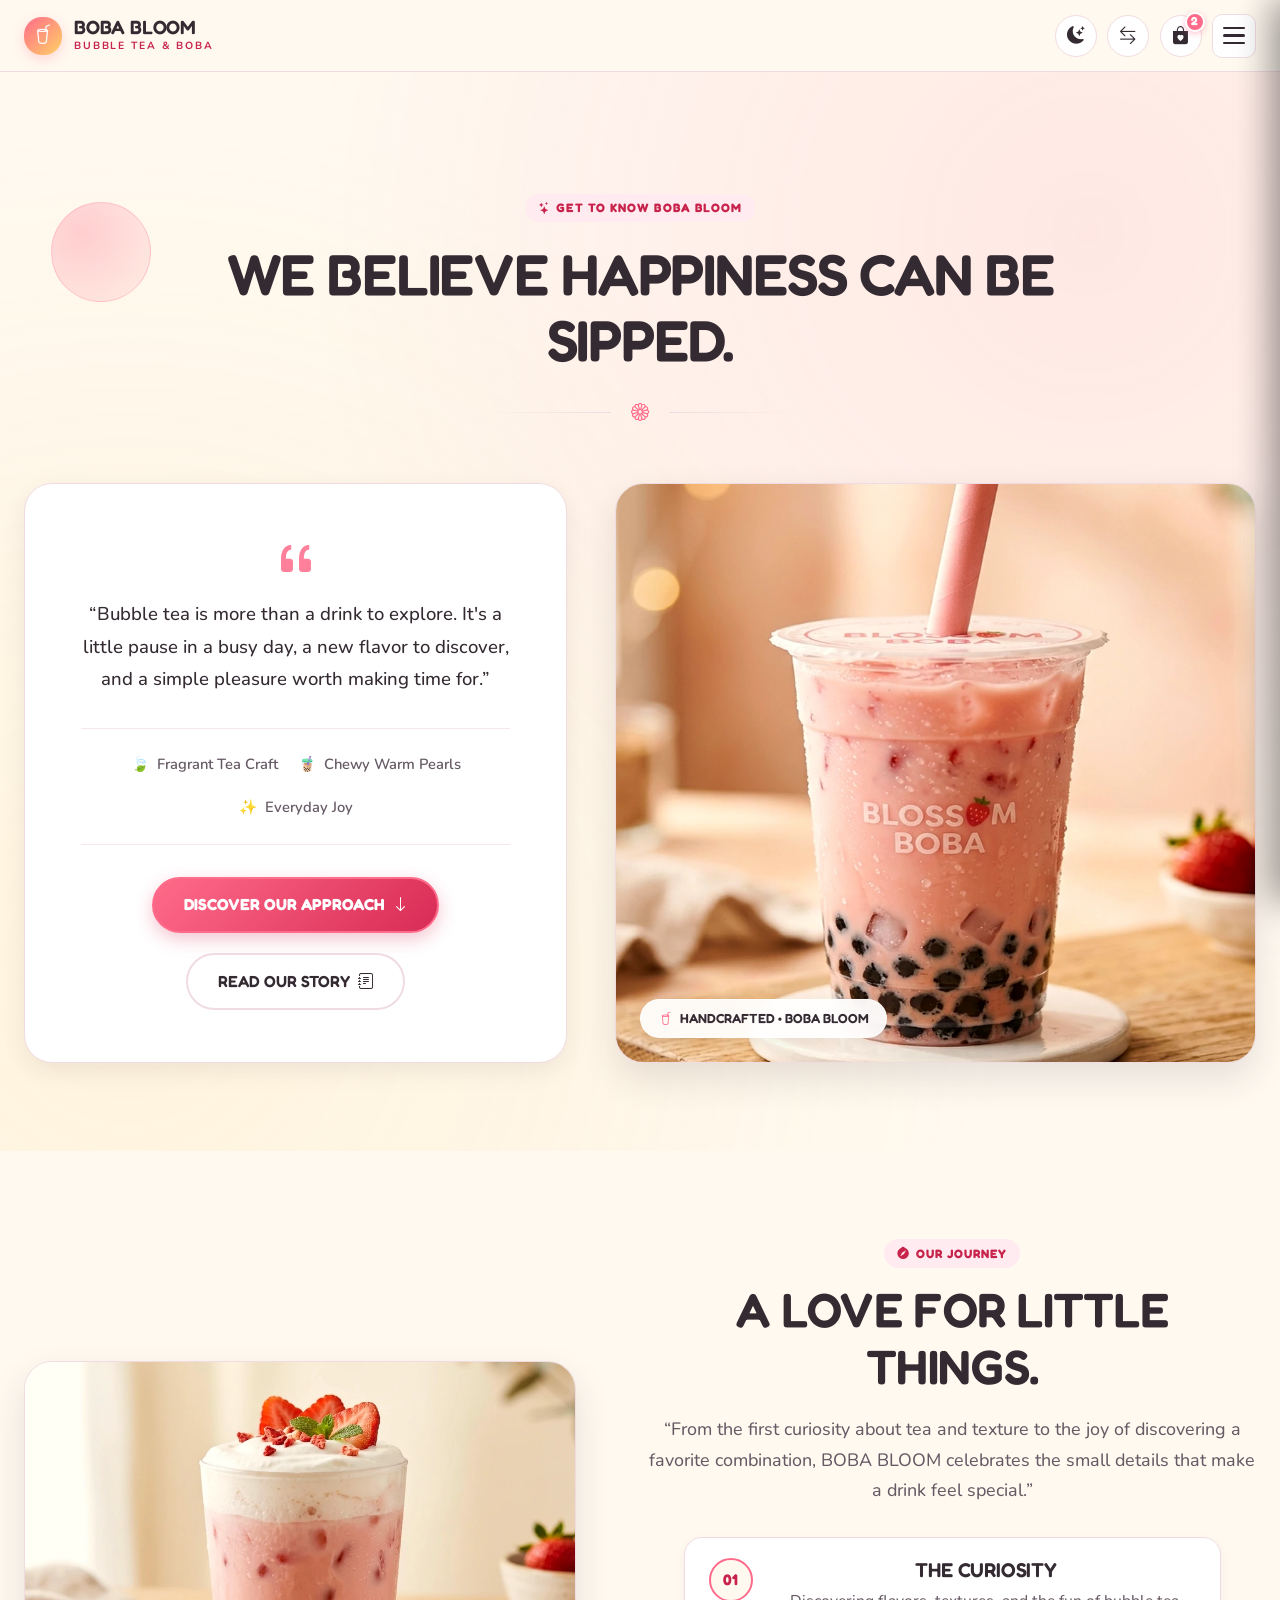
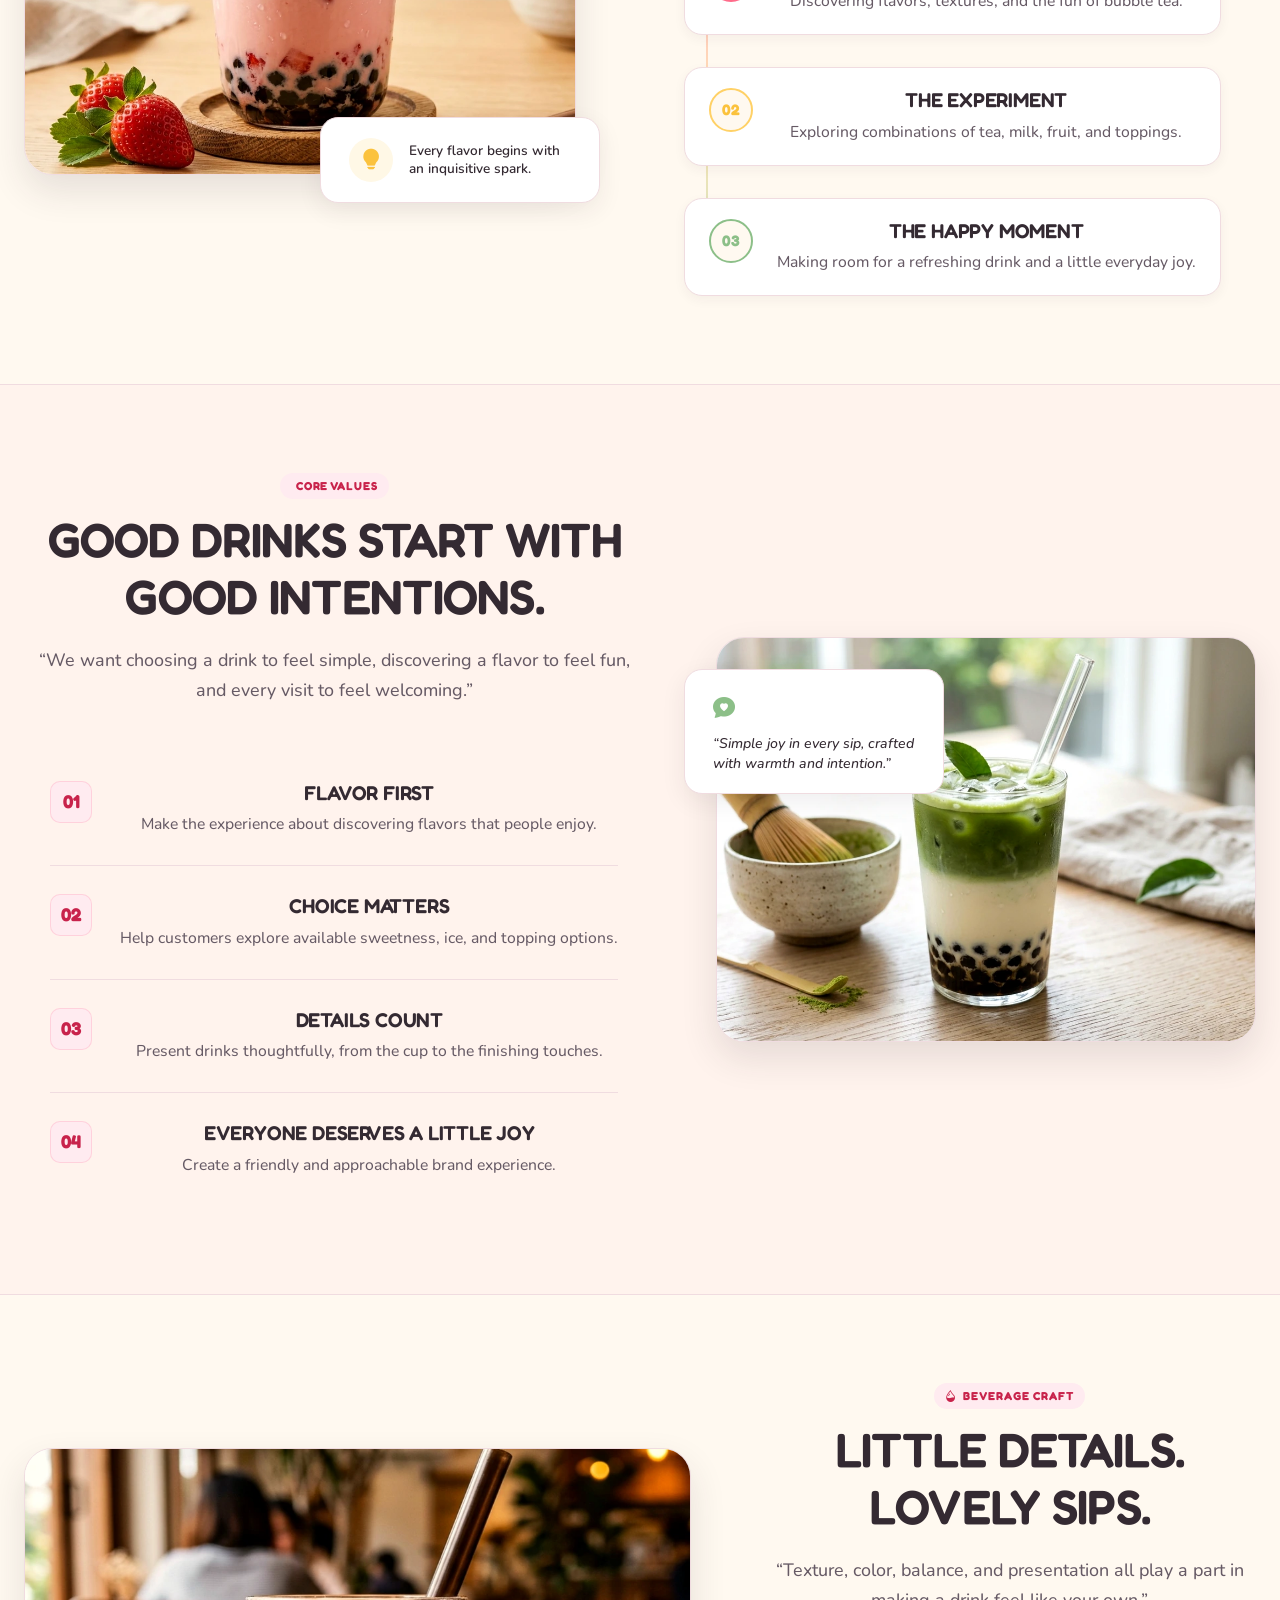
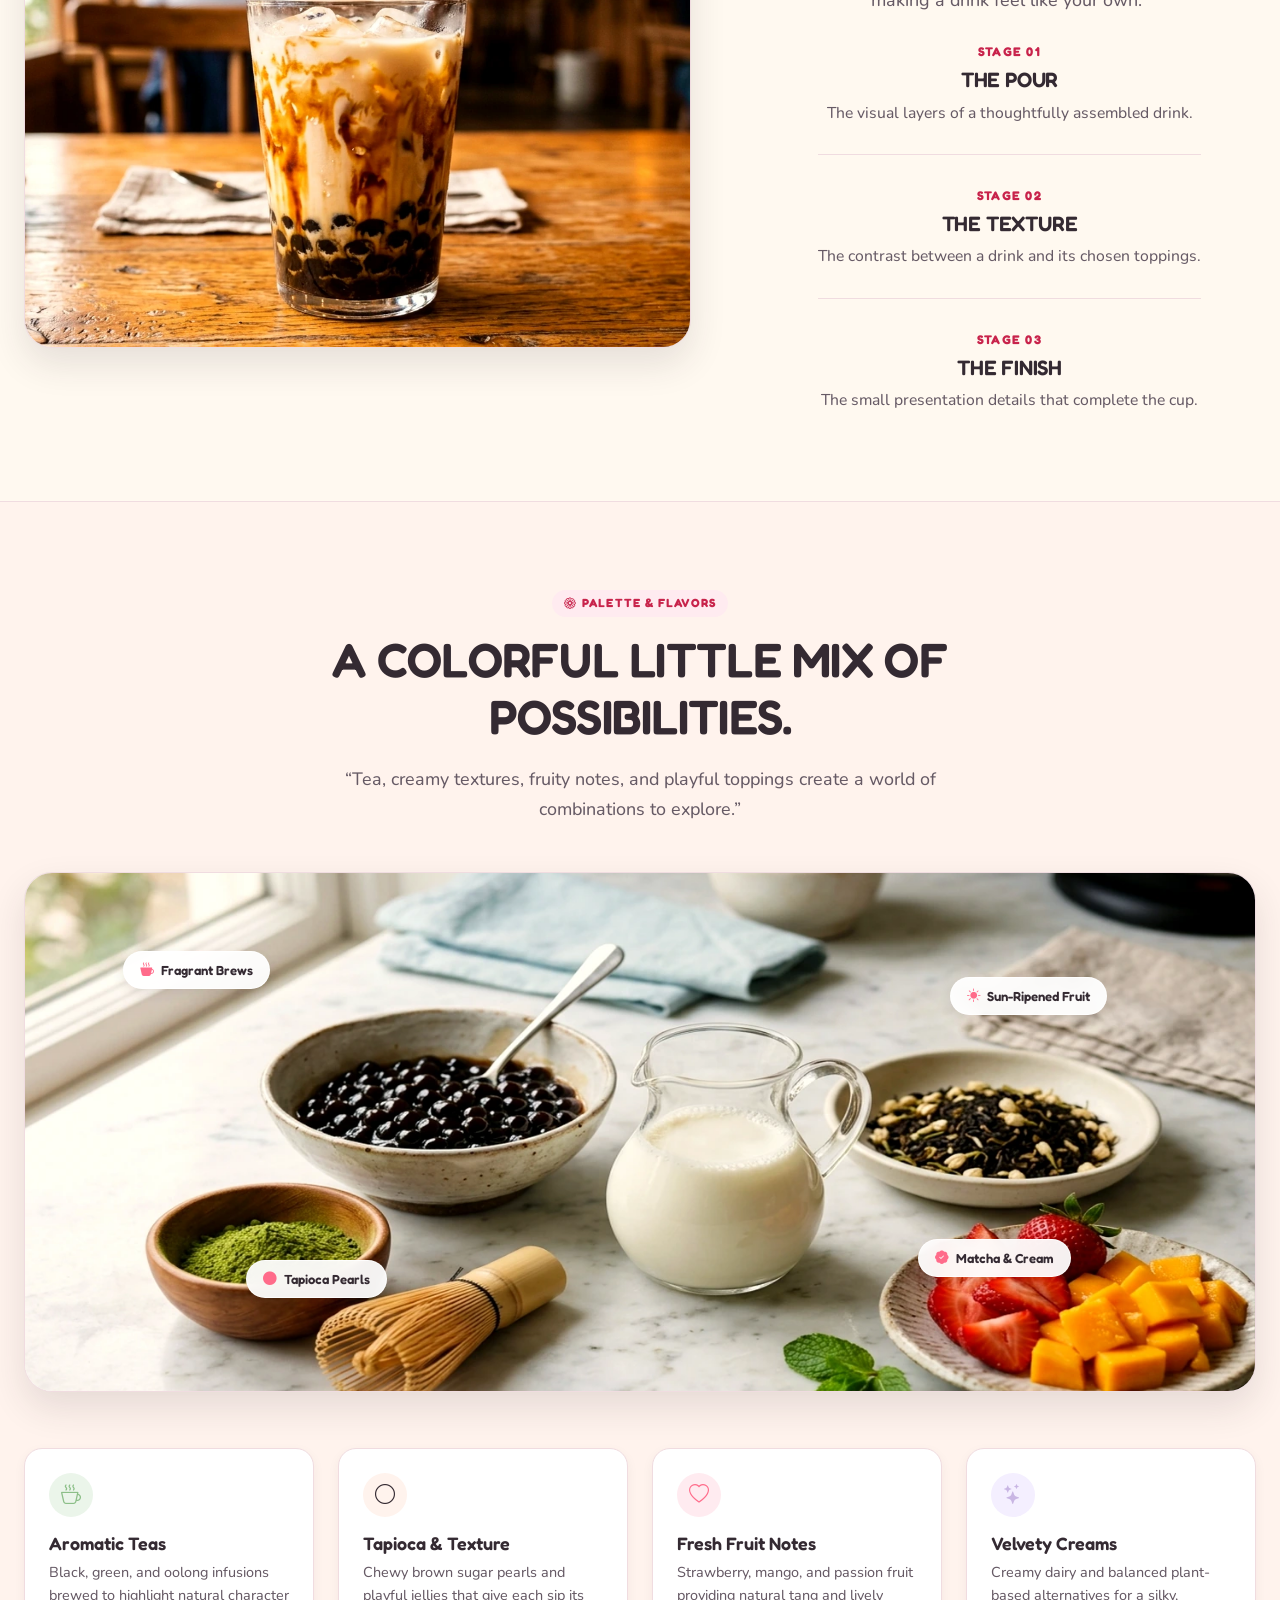
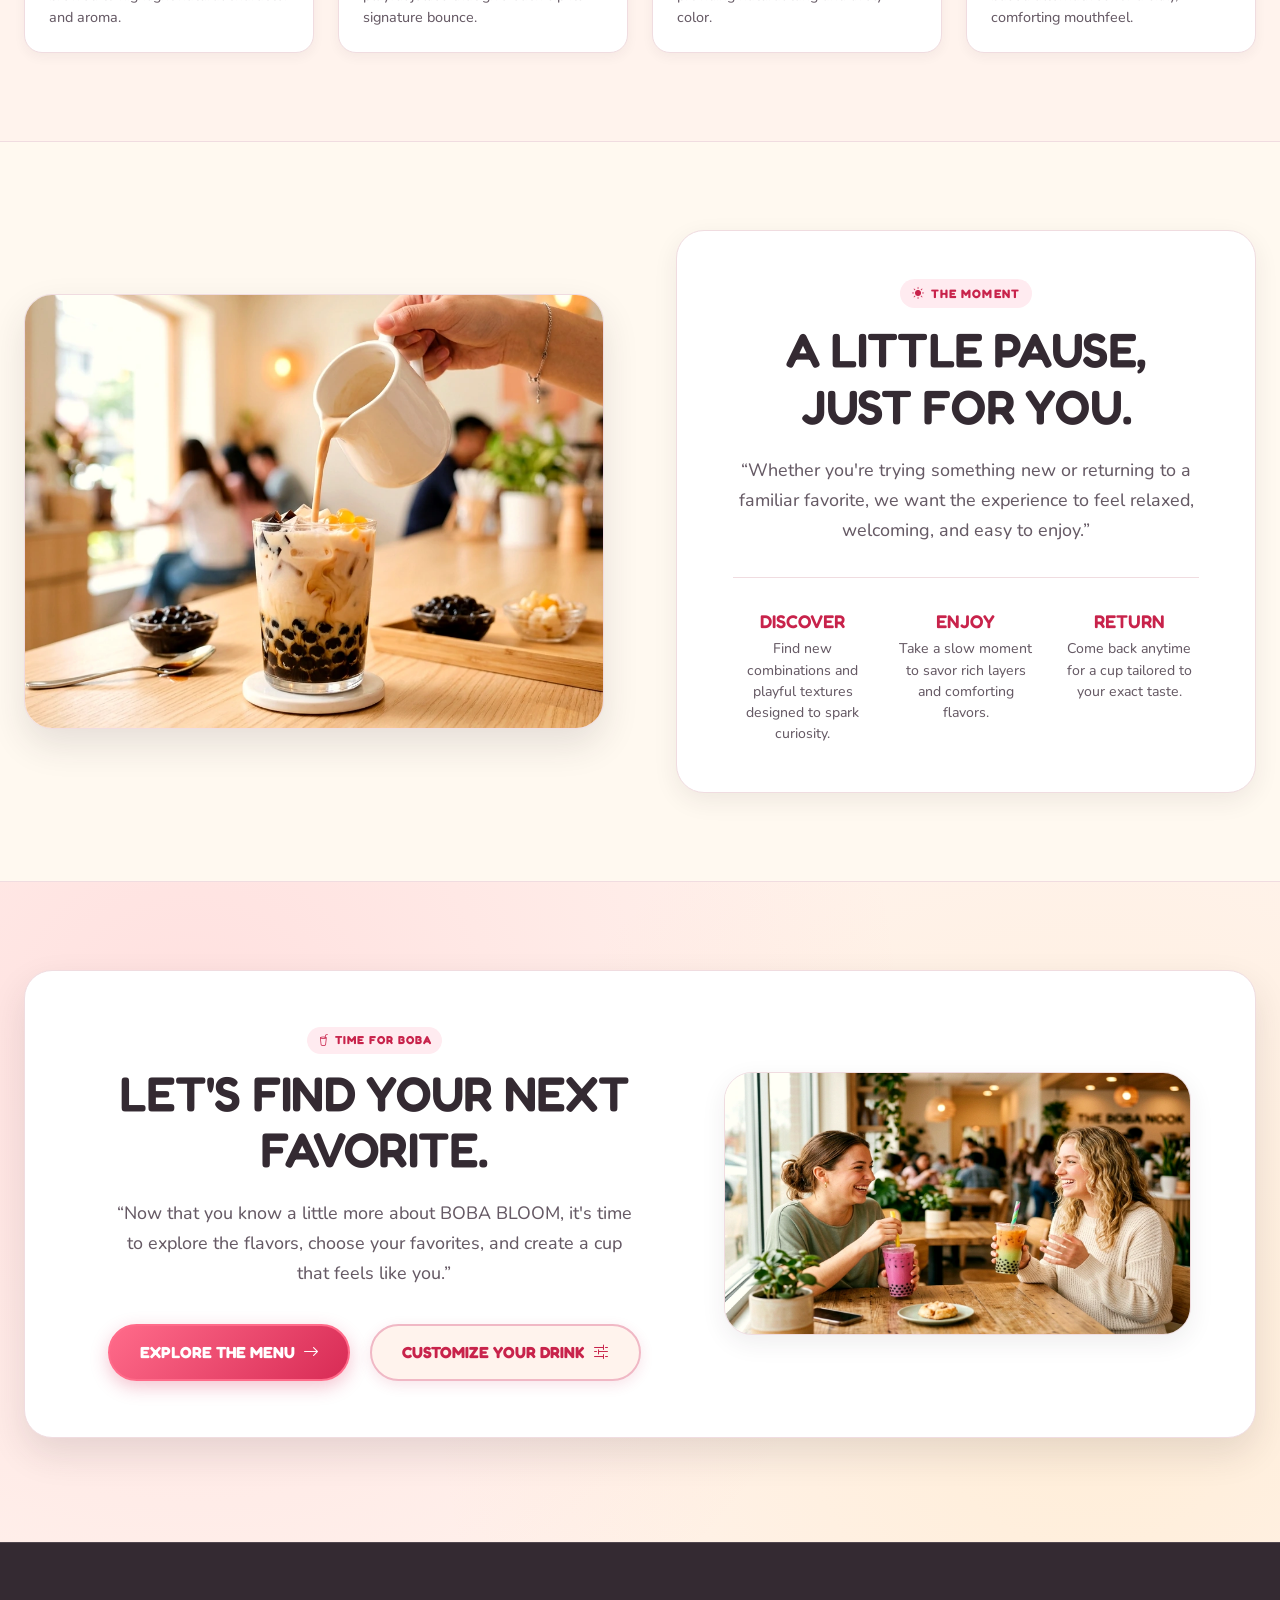
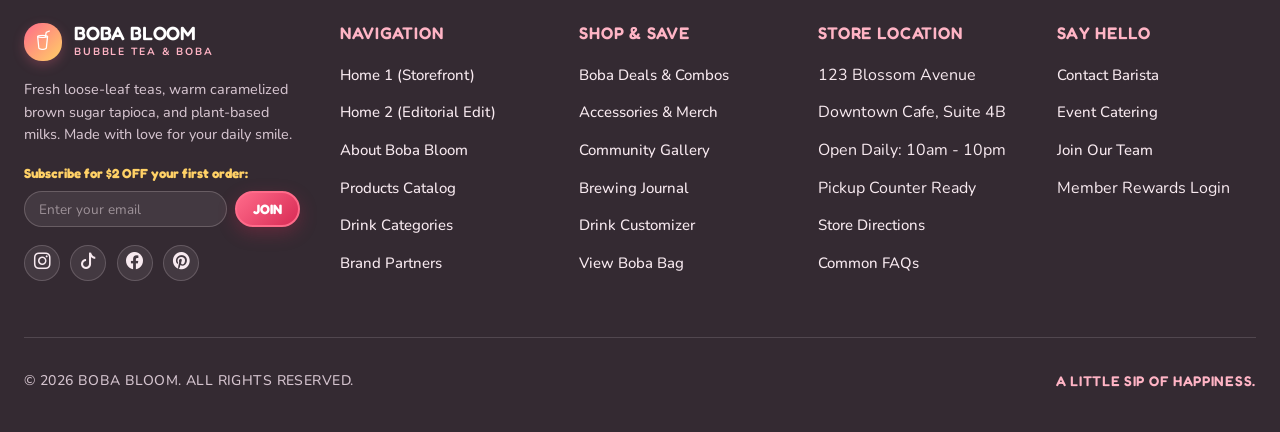
<file: about.html>
<!DOCTYPE html>
<html lang="en" dir="ltr" data-theme="light">
<head>
  <meta charset="UTF-8">
  <meta name="viewport" content="width=device-width, initial-scale=1.0">
  <title>About Us — BOBA BLOOM | A Little Sip of Happiness</title>
  <meta name="description" content="Discover the story behind BOBA BLOOM. We believe happiness can be sipped through thoughtful flavors, handcrafted details, and welcoming bubble tea experiences.">

  <!-- Favicon -->
  <link rel="icon" type="image/svg+xml" href="assets/images/favicon.svg">
  <link rel="icon" type="image/png" sizes="32x32" href="assets/images/favicon.png">
  <link rel="apple-touch-icon" href="assets/images/favicon.png">

  <!-- Instant Theme & Direction initialization to prevent layout/color flash -->
  <script>
    (function () {
      try {
        const savedTheme = localStorage.getItem('boba_bloom_theme');
        if (savedTheme) {
          document.documentElement.setAttribute('data-theme', savedTheme);
        } else if (window.matchMedia && window.matchMedia('(prefers-color-scheme: dark)').matches) {
          document.documentElement.setAttribute('data-theme', 'dark');
        }
        const savedDir = localStorage.getItem('boba_bloom_dir');
        if (savedDir) {
          document.documentElement.setAttribute('dir', savedDir);
          document.documentElement.setAttribute('lang', savedDir === 'rtl' ? 'ar' : 'en');
        }
      } catch (e) {}
    })();
  </script>

  <!-- Google Fonts: Fredoka & Nunito -->
  <link rel="preconnect" href="https://fonts.googleapis.com">
  <link rel="preconnect" href="https://fonts.gstatic.com" crossorigin>
  <link href="https://fonts.googleapis.com/css2?family=Fredoka:wght@400;500;600;700&family=Nunito:ital,wght@0,400;0,500;0,600;0,700;1,400;1,500&display=swap" rel="stylesheet">

  <!-- Bootstrap Icons -->
  <link rel="stylesheet" href="https://cdn.jsdelivr.net/npm/bootstrap-icons@1.11.3/font/bootstrap-icons.min.css">

  <!-- Stylesheets -->
  <link rel="stylesheet" href="assets/css/style.css">
  <link rel="stylesheet" href="assets/css/cart.css">
  <link rel="stylesheet" href="assets/css/pages/about.css">
  <link rel="stylesheet" href="assets/css/responsive.css">
</head>
<body class="about-page-body">

  <!-- ========================================================================
       GLOBAL NAVBAR (EXACTLY THE SAME AS HOME 1)
       ======================================================================== -->
    <!-- ========================================================================
       GLOBAL NAVBAR (100% RULE COMPLIANT)
       Desktop (1281px+): Logo | All Menus | Dark | RTL | Login
       Tablet (768px - 1280px): Logo | Dark | RTL | Hamburger
       Mobile (Below 768px): Logo | Dark | RTL | Hamburger
       ======================================================================== -->
  <header class="boba-navbar" role="banner">
    <div class="boba-container boba-navbar-inner">
      
      <!-- Brand Logo -->
      <a href="index.html" class="boba-brand" aria-label="Boba Bloom Homepage">
        <div class="boba-logo-icon" aria-hidden="true">
          <i class="bi bi-cup-straw"></i>
        </div>
        <div class="boba-brand-text">
          <span class="boba-brand-name">BOBA BLOOM</span>
          <span class="boba-brand-descriptor">BUBBLE TEA & BOBA</span>
        </div>
      </a>

      <!-- Desktop Navigation Menu (1281px+) - Contains ALL Menus -->
      <nav class="boba-nav-menu" aria-label="Primary Navigation">
        <!-- Home Dropdown -->
        <div class="boba-nav-dropdown">
          <a href="index.html" class="boba-nav-link" aria-haspopup="true" aria-expanded="false">
            <span>HOME</span>
            <i class="bi bi-chevron-down" style="font-size: 0.72rem;" aria-hidden="true"></i>
          </a>
          <div class="boba-dropdown-menu" role="menu">
            <a href="index.html" class="boba-dropdown-link" role="menuitem">Home 1</a>
            <a href="home2.html" class="boba-dropdown-link" role="menuitem">Home 2</a>
          </div>
        </div>

        <a href="about.html" class="boba-nav-link active" aria-current="page">ABOUT</a>
        <a href="index.html#products" class="boba-nav-link">PRODUCTS</a>
        <a href="index.html#categories" class="boba-nav-link">CATEGORIES</a>
        <a href="index.html#brands" class="boba-nav-link">BRANDS</a>
        <a href="index.html#deals" class="boba-nav-link">DEALS</a>
        <a href="index.html#accessories" class="boba-nav-link">ACCESSORIES</a>
        <a href="index.html#gallery" class="boba-nav-link">GALLERY</a>
        <a href="blog.html" class="boba-nav-link">BLOG</a>
        <a href="contact.html" class="boba-nav-link">CONTACT</a>
      </nav>

      <!-- Right Side Controls & Actions -->
      <div class="boba-nav-controls">
        
        <!-- Dark Mode Toggle Button -->
        <button type="button" class="boba-icon-btn theme-toggle-btn" aria-label="Toggle dark mode" title="Toggle dark mode">
          <i class="bi bi-moon-stars-fill" aria-hidden="true"></i>
        </button>

        <!-- RTL / LTR Direction Toggle Button -->
        <button type="button" class="boba-icon-btn rtl-toggle-btn" aria-label="Toggle text direction" title="RTL / LTR Toggle">
          <i class="bi bi-arrow-left-right" aria-hidden="true"></i>
        </button>

        <!-- Shopping Cart Trigger Button with Live Counter Badge -->
        <button type="button" class="boba-icon-btn boba-cart-btn" aria-label="Open Shopping Bag" title="Shopping Bag">
          <i class="bi bi-bag-heart-fill" aria-hidden="true"></i>
          <span class="boba-cart-badge" id="navbar-cart-count">2</span>
        </button>

        <!-- Desktop Login Button (1281px+) -->
        <button type="button" class="boba-btn boba-btn-dark boba-navbar-login boba-login-btn">
          <i class="bi bi-person-circle" aria-hidden="true"></i>
          <span>LOGIN</span>
        </button>

        <!-- Mobile & Tablet Hamburger Button (<= 1280px) -->
        <button type="button" class="boba-hamburger-btn" aria-label="Open navigation menu" aria-expanded="false" aria-controls="mobile-drawer">
          <span></span>
          <span></span>
          <span></span>
        </button>

      </div>

    </div>
  </header>

  <!-- ========================================================================
       MOBILE & TABLET DRAWER MENU (100% RULE COMPLIANT)
       Must contain ALL navigation items, Dark mode toggle, RTL toggle, & Login button
       ======================================================================== -->
  <div class="boba-drawer-backdrop" aria-hidden="true"></div>
  
  <aside id="mobile-drawer" class="boba-drawer" aria-label="Mobile Navigation Drawer" aria-hidden="true">
    <div class="boba-drawer-header">
      <a href="index.html" class="boba-brand" aria-label="Boba Bloom Homepage">
        <div class="boba-logo-icon" aria-hidden="true">
          <i class="bi bi-cup-straw"></i>
        </div>
        <div class="boba-brand-text">
          <span class="boba-brand-name">BOBA BLOOM</span>
          <span class="boba-brand-descriptor">BUBBLE TEA & BOBA</span>
        </div>
      </a>
      <button type="button" class="boba-drawer-close" aria-label="Close navigation menu">
        <i class="bi bi-x-lg" aria-hidden="true"></i>
      </button>
    </div>

    <div class="boba-drawer-body">
      <nav class="boba-drawer-nav" aria-label="Mobile Menu Links">
        <!-- Home Dropdown -->
        <div class="boba-drawer-dropdown">
          <button type="button" class="boba-drawer-link boba-drawer-dropdown-btn" aria-expanded="false">
            <span class="drawer-link-inner">
              <i class="bi bi-house-door" aria-hidden="true"></i>
              <span>Home</span>
            </span>
            <i class="bi bi-chevron-down drawer-chevron" aria-hidden="true"></i>
          </button>
          <div class="boba-drawer-submenu">
            <a href="index.html" class="boba-drawer-sublink">
              <i class="bi bi-cup-straw" aria-hidden="true"></i>
              <span>Home 1</span>
            </a>
            <a href="home2.html" class="boba-drawer-sublink">
              <i class="bi bi-journal-album" aria-hidden="true"></i>
              <span>Home 2</span>
            </a>
          </div>
        </div>

        <!-- About -->
        <a href="about.html" class="boba-drawer-link active" aria-current="page">
          <span class="drawer-link-inner">
            <i class="bi bi-info-circle" aria-hidden="true"></i>
            <span>About</span>
          </span>
          <i class="bi bi-chevron-right" aria-hidden="true"></i>
        </a>

        <!-- Products -->
        <a href="index.html#products" class="boba-drawer-link">
          <span class="drawer-link-inner">
            <i class="bi bi-cup-hot" aria-hidden="true"></i>
            <span>Products</span>
          </span>
          <i class="bi bi-chevron-right" aria-hidden="true"></i>
        </a>

        <!-- Categories -->
        <a href="index.html#categories" class="boba-drawer-link">
          <span class="drawer-link-inner">
            <i class="bi bi-grid-fill" aria-hidden="true"></i>
            <span>Categories</span>
          </span>
          <i class="bi bi-chevron-right" aria-hidden="true"></i>
        </a>

        <!-- Brands -->
        <a href="index.html#brands" class="boba-drawer-link">
          <span class="drawer-link-inner">
            <i class="bi bi-patch-check" aria-hidden="true"></i>
            <span>Brands</span>
          </span>
          <i class="bi bi-chevron-right" aria-hidden="true"></i>
        </a>

        <!-- Deals -->
        <a href="index.html#deals" class="boba-drawer-link">
          <span class="drawer-link-inner">
            <i class="bi bi-tag" aria-hidden="true"></i>
            <span>Deals</span>
          </span>
          <i class="bi bi-chevron-right" aria-hidden="true"></i>
        </a>

        <!-- Accessories -->
        <a href="index.html#accessories" class="boba-drawer-link">
          <span class="drawer-link-inner">
            <i class="bi bi-gem" aria-hidden="true"></i>
            <span>Accessories</span>
          </span>
          <i class="bi bi-chevron-right" aria-hidden="true"></i>
        </a>

        <!-- Gallery -->
        <a href="index.html#gallery" class="boba-drawer-link">
          <span class="drawer-link-inner">
            <i class="bi bi-images" aria-hidden="true"></i>
            <span>Gallery</span>
          </span>
          <i class="bi bi-chevron-right" aria-hidden="true"></i>
        </a>

        <!-- Blog -->
        <a href="blog.html" class="boba-drawer-link">
          <span class="drawer-link-inner">
            <i class="bi bi-journal-text" aria-hidden="true"></i>
            <span>Blog</span>
          </span>
          <i class="bi bi-chevron-right" aria-hidden="true"></i>
        </a>

        <!-- Contact -->
        <a href="contact.html" class="boba-drawer-link">
          <span class="drawer-link-inner">
            <i class="bi bi-envelope" aria-hidden="true"></i>
            <span>Contact</span>
          </span>
          <i class="bi bi-chevron-right" aria-hidden="true"></i>
        </a>
      </nav>

      <!-- Drawer Divider Line -->
      <div class="boba-drawer-divider"></div>

      <!-- Theme & Direction Controls inside Drawer -->
      <div class="boba-drawer-controls">
        <span class="boba-drawer-controls-label">Theme &amp; Direction</span>
        <div class="boba-drawer-toggle-group">
          <button type="button" class="boba-icon-btn theme-toggle-btn" aria-label="Toggle dark mode" title="Toggle dark mode">
            <i class="bi bi-moon-stars-fill"></i>
          </button>
          <button type="button" class="boba-icon-btn rtl-toggle-btn" aria-label="Toggle text direction" title="RTL / LTR Toggle">
            <i class="bi bi-arrow-left-right"></i>
          </button>
        </div>
      </div>

      <!-- Drawer Login Button -->
      <div class="boba-drawer-footer">
        <button type="button" class="boba-btn boba-btn-dark boba-drawer-login-btn boba-login-btn" style="width: 100%;">
          <i class="bi bi-person-circle"></i>
          <span>LOGIN</span>
        </button>
      </div>

    </div>
  </aside>

  <!-- ========================================================================
       MAIN CONTENT (EXACTLY SEVEN UNIQUE SECTIONS)
       ======================================================================== -->
  <main id="main-content" class="about-page-main">

    <!-- ----------------------------------------------------------------------
         SECTION 1 — A LITTLE ABOUT OUR WORLD
         Distinctive storybook editorial spread: cream narrative panel beside photographic showcase
         ---------------------------------------------------------------------- -->
    <section class="about-hero-section" aria-labelledby="about-intro-title">
      
      <!-- Decorative background floating bubbles -->
      <div class="boba-bubble boba-bubble-pink animate-float" style="width: 100px; height: 100px; top: 12%; inset-inline-start: 4%;" aria-hidden="true"></div>
      <div class="boba-bubble boba-bubble-mango animate-float-delay" style="width: 70px; height: 70px; bottom: 10%; inset-inline-end: 5%;" aria-hidden="true"></div>
      <div class="boba-bubble boba-bubble-matcha animate-float" style="width: 80px; height: 80px; top: 40%; inset-inline-end: 2%;" aria-hidden="true"></div>

      <div class="boba-container">
        
        <!-- Chapter Header Eyebrow & Lead Statement -->
        <div class="about-hero-header">
          <div class="boba-eyebrow">
            <i class="bi bi-stars" aria-hidden="true"></i>
            <span>GET TO KNOW BOBA BLOOM</span>
          </div>
          <h1 id="about-intro-title" class="about-hero-title">
            WE BELIEVE HAPPINESS CAN BE SIPPED.
          </h1>
          <div class="about-hero-rule" aria-hidden="true">
            <span class="about-hero-rule-line"></span>
            <span class="about-hero-rule-icon"><i class="bi bi-flower1"></i></span>
            <span class="about-hero-rule-line"></span>
          </div>
        </div>

        <!-- Editorial Storybook Spread: Narrative Panel Beside Photographic Showcase -->
        <div class="about-hero-spread">
          
          <!-- Cream-Colored Story Narrative Panel -->
          <div class="about-hero-story-panel">
            <div class="about-quote-mark" aria-hidden="true">
              <i class="bi bi-quote"></i>
            </div>
            
            <p class="about-hero-story-text">
              “Bubble tea is more than a drink to explore. It's a little pause in a busy day, a new flavor to discover, and a simple pleasure worth making time for.”
            </p>

            <div class="about-hero-pillars">
              <div class="about-hero-pillar-item">
                <span class="pillar-bullet" aria-hidden="true">🍃</span>
                <span class="pillar-label">Fragrant Tea Craft</span>
              </div>
              <div class="about-hero-pillar-item">
                <span class="pillar-bullet" aria-hidden="true">🧋</span>
                <span class="pillar-label">Chewy Warm Pearls</span>
              </div>
              <div class="about-hero-pillar-item">
                <span class="pillar-bullet" aria-hidden="true">✨</span>
                <span class="pillar-label">Everyday Joy</span>
              </div>
            </div>

            <div class="about-hero-actions">
              <a href="#our-philosophy" class="boba-btn boba-btn-primary">
                <span>DISCOVER OUR APPROACH</span>
                <i class="bi bi-arrow-down" aria-hidden="true"></i>
              </a>
              <a href="#our-story" class="boba-btn boba-btn-outline">
                <span>READ OUR STORY</span>
                <i class="bi bi-journal-text" aria-hidden="true"></i>
              </a>
            </div>
          </div>

          <!-- Large Horizontal Lifestyle Photographic Showcase -->
          <div class="about-hero-photo-showcase">
            <div class="about-hero-photo-frame">
              <img 
                src="assets/images/about/about-intro.webp" 
                alt="Handcrafted bubble tea drink with chewy tapioca pearls on a sunlit cafe table" 
                class="about-hero-photo"
                width="1440" 
                height="810"
                fetchpriority="high"
              >
              <div class="about-hero-badge-overlay">
                <i class="bi bi-cup-straw" aria-hidden="true"></i>
                <span>HANDCRAFTED &bull; BOBA BLOOM</span>
              </div>
            </div>
          </div>

        </div>

      </div>
    </section>

    <!-- ----------------------------------------------------------------------
         SECTION 2 — HOW OUR STORY BEGINS
         Timeline-inspired editorial layout featuring three brand stages
         ---------------------------------------------------------------------- -->
    <section id="our-story" class="about-story-section" aria-labelledby="story-heading">
      <div class="boba-container">
        
        <div class="about-story-grid">
          
          <!-- Left Column: Story Visual -->
          <div class="about-story-visual">
            <div class="about-story-photo-frame">
              <img 
                src="assets/images/about/about-story.webp" 
                alt="Brewing tea and exploring rich boba flavors and textures" 
                class="about-story-photo"
                width="1200" 
                height="900"
                loading="lazy"
              >
            </div>
            <div class="about-story-card-accent">
              <div class="accent-icon" aria-hidden="true">
                <i class="bi bi-lightbulb-fill"></i>
              </div>
              <div class="accent-text">
                Every flavor begins with an inquisitive spark.
              </div>
            </div>
          </div>

          <!-- Right Column: Story Narrative & Timeline -->
          <div class="about-story-content">
            <div class="boba-eyebrow">
              <i class="bi bi-compass-fill" aria-hidden="true"></i>
              <span>OUR JOURNEY</span>
            </div>

            <h2 id="story-heading" class="about-section-title">
              A LOVE FOR LITTLE THINGS.
            </h2>

            <p class="about-section-lead">
              “From the first curiosity about tea and texture to the joy of discovering a favorite combination, BOBA BLOOM celebrates the small details that make a drink feel special.”
            </p>

            <!-- Three Timeline Stages -->
            <div class="about-story-timeline">
              
              <!-- Stage 1 -->
              <div class="about-timeline-item">
                <div class="about-timeline-node" aria-hidden="true">01</div>
                <div class="about-timeline-content">
                  <h3 class="about-timeline-title">THE CURIOSITY</h3>
                  <p class="about-timeline-desc">
                    Discovering flavors, textures, and the fun of bubble tea.
                  </p>
                </div>
              </div>

              <!-- Stage 2 -->
              <div class="about-timeline-item">
                <div class="about-timeline-node" aria-hidden="true">02</div>
                <div class="about-timeline-content">
                  <h3 class="about-timeline-title">THE EXPERIMENT</h3>
                  <p class="about-timeline-desc">
                    Exploring combinations of tea, milk, fruit, and toppings.
                  </p>
                </div>
              </div>

              <!-- Stage 3 -->
              <div class="about-timeline-item">
                <div class="about-timeline-node" aria-hidden="true">03</div>
                <div class="about-timeline-content">
                  <h3 class="about-timeline-title">THE HAPPY MOMENT</h3>
                  <p class="about-timeline-desc">
                    Making room for a refreshing drink and a little everyday joy.
                  </p>
                </div>
              </div>

            </div>

          </div>

        </div>

      </div>
    </section>

    <!-- ----------------------------------------------------------------------
         SECTION 3 — WHAT BOBA BLOOM BELIEVES IN
         Asymmetrical editorial composition with four principles
         ---------------------------------------------------------------------- -->
    <section id="our-philosophy" class="about-philosophy-section" aria-labelledby="philosophy-heading">
      <div class="boba-container">
        
        <div class="about-philosophy-grid">
          
          <!-- Left Column: Philosophy Principles -->
          <div class="about-philosophy-content">
            <div class="boba-eyebrow">
              <i class="bi bi-shield-heart-fill" aria-hidden="true"></i>
              <span>CORE VALUES</span>
            </div>

            <h2 id="philosophy-heading" class="about-section-title">
              GOOD DRINKS START WITH GOOD INTENTIONS.
            </h2>

            <p class="about-section-lead" style="margin-bottom: 2rem;">
              “We want choosing a drink to feel simple, discovering a flavor to feel fun, and every visit to feel welcoming.”
            </p>

            <!-- Clean Typographic Principles List -->
            <div class="about-principles-list">
              
              <!-- Principle 1 -->
              <div class="about-principle-item">
                <div class="about-principle-index" aria-hidden="true">01</div>
                <div class="about-principle-text">
                  <h3 class="about-principle-title">FLAVOR FIRST</h3>
                  <p class="about-principle-desc">
                    Make the experience about discovering flavors that people enjoy.
                  </p>
                </div>
              </div>

              <!-- Principle 2 -->
              <div class="about-principle-item">
                <div class="about-principle-index" aria-hidden="true">02</div>
                <div class="about-principle-text">
                  <h3 class="about-principle-title">CHOICE MATTERS</h3>
                  <p class="about-principle-desc">
                    Help customers explore available sweetness, ice, and topping options.
                  </p>
                </div>
              </div>

              <!-- Principle 3 -->
              <div class="about-principle-item">
                <div class="about-principle-index" aria-hidden="true">03</div>
                <div class="about-principle-text">
                  <h3 class="about-principle-title">DETAILS COUNT</h3>
                  <p class="about-principle-desc">
                    Present drinks thoughtfully, from the cup to the finishing touches.
                  </p>
                </div>
              </div>

              <!-- Principle 4 -->
              <div class="about-principle-item">
                <div class="about-principle-index" aria-hidden="true">04</div>
                <div class="about-principle-text">
                  <h3 class="about-principle-title">EVERYONE DESERVES A LITTLE JOY</h3>
                  <p class="about-principle-desc">
                    Create a friendly and approachable brand experience.
                  </p>
                </div>
              </div>

            </div>

          </div>

          <!-- Right Column: Asymmetrical Photo Showcase -->
          <div class="about-philosophy-visual">
            <div class="about-philosophy-photo-frame">
              <img 
                src="assets/images/about/about-philosophy.webp" 
                alt="Mindfully crafted boba beverage reflecting Boba Bloom philosophy" 
                class="about-philosophy-photo"
                width="1200" 
                height="900"
                loading="lazy"
              >
            </div>
            <div class="about-philosophy-quote-box">
              <i class="bi bi-chat-heart-fill" aria-hidden="true"></i>
              <p>“Simple joy in every sip, crafted with warmth and intention.”</p>
            </div>
          </div>

        </div>

      </div>
    </section>

    <!-- ----------------------------------------------------------------------
         SECTION 4 — THE BEAUTY OF THE DETAILS
         Photographic craft showcase: pour, texture, finish
         ---------------------------------------------------------------------- -->
    <section id="our-craft" class="about-craft-section" aria-labelledby="craft-heading">
      <div class="boba-container">
        
        <div class="about-craft-grid">
          
          <!-- Left Column: Large Close-Up Craft Image -->
          <div class="about-craft-visual">
            <div class="about-craft-photo-frame">
              <img 
                src="assets/images/about/about-craft.webp" 
                alt="Close-up drink assembly showing layered milk and chewy tapioca pearls" 
                class="about-craft-photo"
                width="1200" 
                height="900"
                loading="lazy"
              >
            </div>
          </div>

          <!-- Right Column: Contrasting Narrow Editorial Column -->
          <div class="about-craft-content">
            <div class="boba-eyebrow">
              <i class="bi bi-droplet-half" aria-hidden="true"></i>
              <span>BEVERAGE CRAFT</span>
            </div>

            <h2 id="craft-heading" class="about-section-title">
              LITTLE DETAILS. LOVELY SIPS.
            </h2>

            <p class="about-section-lead">
              “Texture, color, balance, and presentation all play a part in making a drink feel like your own.”
            </p>

            <div class="about-craft-list">
              
              <!-- Craft Detail 1 -->
              <div class="about-craft-item">
                <span class="about-craft-tag">STAGE 01</span>
                <h3 class="about-craft-title">THE POUR</h3>
                <p class="about-craft-desc">
                  The visual layers of a thoughtfully assembled drink.
                </p>
              </div>

              <!-- Craft Detail 2 -->
              <div class="about-craft-item">
                <span class="about-craft-tag">STAGE 02</span>
                <h3 class="about-craft-title">THE TEXTURE</h3>
                <p class="about-craft-desc">
                  The contrast between a drink and its chosen toppings.
                </p>
              </div>

              <!-- Craft Detail 3 -->
              <div class="about-craft-item">
                <span class="about-craft-tag">STAGE 03</span>
                <h3 class="about-craft-title">THE FINISH</h3>
                <p class="about-craft-desc">
                  The small presentation details that complete the cup.
                </p>
              </div>

            </div>

          </div>

        </div>

      </div>
    </section>

    <!-- ----------------------------------------------------------------------
         SECTION 5 — A WORLD OF INGREDIENTS
         Overhead ingredient-photography section with structured editorial grid
         ---------------------------------------------------------------------- -->
    <section id="our-ingredients" class="about-ingredients-section" aria-labelledby="ingredients-heading">
      <div class="boba-container">
        
        <div class="about-section-header text-center">
          <div class="boba-eyebrow">
            <i class="bi bi-flower1" aria-hidden="true"></i>
            <span>PALETTE & FLAVORS</span>
          </div>
          <h2 id="ingredients-heading" class="about-section-title">
            A COLORFUL LITTLE MIX OF POSSIBILITIES.
          </h2>
          <p class="about-section-lead">
            “Tea, creamy textures, fruity notes, and playful toppings create a world of combinations to explore.”
          </p>
        </div>

        <!-- Overhead Photographic Arrangement -->
        <div class="about-ingredients-showcase">
          <img 
            src="assets/images/about/about-ingredients.webp" 
            alt="Overhead flat-lay photograph of tea leaves, milk, tapioca pearls, fresh strawberries, mango, and matcha" 
            class="about-ingredients-photo"
            width="1920" 
            height="1080"
            loading="lazy"
          >

          <!-- Floating Explanatory Badges -->
          <div class="about-ingredient-badge-floating" style="top: 15%; inset-inline-start: 8%;">
            <i class="bi bi-cup-hot-fill" aria-hidden="true"></i>
            <span>Fragrant Brews</span>
          </div>

          <div class="about-ingredient-badge-floating" style="bottom: 18%; inset-inline-start: 18%;">
            <i class="bi bi-circle-fill" aria-hidden="true"></i>
            <span>Tapioca Pearls</span>
          </div>

          <div class="about-ingredient-badge-floating" style="top: 20%; inset-inline-end: 12%;">
            <i class="bi bi-brightness-high-fill" aria-hidden="true"></i>
            <span>Sun-Ripened Fruit</span>
          </div>

          <div class="about-ingredient-badge-floating" style="bottom: 22%; inset-inline-end: 15%;">
            <i class="bi bi-patch-check-fill" aria-hidden="true"></i>
            <span>Matcha & Cream</span>
          </div>
        </div>

        <!-- Structured Editorial Cards Grid -->
        <div class="about-ingredients-cards-grid">
          
          <div class="about-ingredient-card">
            <div class="about-ingredient-card-icon icon-tea" aria-hidden="true">
              <i class="bi bi-cup-hot"></i>
            </div>
            <h3 class="about-ingredient-card-title">Aromatic Teas</h3>
            <p class="about-ingredient-card-desc">
              Black, green, and oolong infusions brewed to highlight natural character and aroma.
            </p>
          </div>

          <div class="about-ingredient-card">
            <div class="about-ingredient-card-icon icon-pearls" aria-hidden="true">
              <i class="bi bi-circle"></i>
            </div>
            <h3 class="about-ingredient-card-title">Tapioca & Texture</h3>
            <p class="about-ingredient-card-desc">
              Chewy brown sugar pearls and playful jellies that give each sip its signature bounce.
            </p>
          </div>

          <div class="about-ingredient-card">
            <div class="about-ingredient-card-icon icon-fruit" aria-hidden="true">
              <i class="bi bi-heart"></i>
            </div>
            <h3 class="about-ingredient-card-title">Fresh Fruit Notes</h3>
            <p class="about-ingredient-card-desc">
              Strawberry, mango, and passion fruit providing natural tang and lively color.
            </p>
          </div>

          <div class="about-ingredient-card">
            <div class="about-ingredient-card-icon icon-toppings" aria-hidden="true">
              <i class="bi bi-stars"></i>
            </div>
            <h3 class="about-ingredient-card-title">Velvety Creams</h3>
            <p class="about-ingredient-card-desc">
              Creamy dairy and balanced plant-based alternatives for a silky, comforting mouthfeel.
            </p>
          </div>

        </div>

      </div>
    </section>

    <!-- ----------------------------------------------------------------------
         SECTION 6 — THE EXPERIENCE WE WANT TO SHARE
         Warm lifestyle section with Discover, Enjoy, Return
         ---------------------------------------------------------------------- -->
    <section id="our-experience" class="about-experience-section" aria-labelledby="experience-heading">
      <div class="boba-container">
        
        <div class="about-experience-grid">
          
          <!-- Left Column: Realistic Lifestyle Photograph -->
          <div class="about-experience-visual">
            <div class="about-experience-photo-frame">
              <img 
                src="assets/images/about/about-experience.webp" 
                alt="A person enjoying a comforting bubble tea drink in a serene cafe setting" 
                class="about-experience-photo"
                width="1200" 
                height="900"
                loading="lazy"
              >
            </div>
          </div>

          <!-- Right Column: Warm Lifestyle Experience Panel -->
          <div class="about-experience-content">
            <div class="about-experience-panel">
              <div class="boba-eyebrow">
                <i class="bi bi-sun-fill" aria-hidden="true"></i>
                <span>THE MOMENT</span>
              </div>

              <h2 id="experience-heading" class="about-section-title">
                A LITTLE PAUSE, JUST FOR YOU.
              </h2>

              <p class="about-section-lead">
                “Whether you're trying something new or returning to a familiar favorite, we want the experience to feel relaxed, welcoming, and easy to enjoy.”
              </p>

              <!-- Three Short Ideas: Discover, Enjoy, Return -->
              <div class="about-experience-trio">
                
                <div class="about-experience-trio-item">
                  <h3 class="about-experience-trio-title">DISCOVER</h3>
                  <p class="about-experience-trio-desc">
                    Find new combinations and playful textures designed to spark curiosity.
                  </p>
                </div>

                <div class="about-experience-trio-item">
                  <h3 class="about-experience-trio-title">ENJOY</h3>
                  <p class="about-experience-trio-desc">
                    Take a slow moment to savor rich layers and comforting flavors.
                  </p>
                </div>

                <div class="about-experience-trio-item">
                  <h3 class="about-experience-trio-title">RETURN</h3>
                  <p class="about-experience-trio-desc">
                    Come back anytime for a cup tailored to your exact taste.
                  </p>
                </div>

              </div>
            </div>
          </div>

        </div>

      </div>
    </section>

    <!-- ----------------------------------------------------------------------
         SECTION 7 — A LITTLE MORE HAPPINESS AWAITS
         Unique full-width pastel closing section with dual CTAs
         ---------------------------------------------------------------------- -->
    <section id="about-closing" class="about-closing-section" aria-labelledby="closing-heading">
      <div class="boba-container">
        
        <div class="about-closing-card">
          
          <!-- Left Column: Inviting Text & CTAs -->
          <div class="about-closing-content">
            <div class="boba-eyebrow">
              <i class="bi bi-cup-straw" aria-hidden="true"></i>
              <span>TIME FOR BOBA</span>
            </div>

            <h2 id="closing-heading" class="about-closing-title">
              LET'S FIND YOUR NEXT FAVORITE.
            </h2>

            <p class="about-closing-desc">
              “Now that you know a little more about BOBA BLOOM, it's time to explore the flavors, choose your favorites, and create a cup that feels like you.”
            </p>

            <div class="about-closing-buttons">
              <a href="menu.html" class="boba-btn boba-btn-primary">
                <span>EXPLORE THE MENU</span>
                <i class="bi bi-arrow-right" aria-hidden="true"></i>
              </a>
              <a href="customize.html" class="boba-btn boba-btn-secondary">
                <span>CUSTOMIZE YOUR DRINK</span>
                <i class="bi bi-sliders2" aria-hidden="true"></i>
              </a>
            </div>
          </div>

          <!-- Right Column: Photographic Accent -->
          <div class="about-closing-visual">
            <div class="about-closing-photo-frame">
              <img 
                src="assets/images/about/about-closing.webp" 
                alt="Colorful, handcrafted boba drinks on a sunny table ready to be enjoyed" 
                class="about-closing-photo"
                width="1920" 
                height="1080"
                loading="lazy"
              >
            </div>
          </div>

        </div>

      </div>
    </section>

  </main>

  <!-- ========================================================================
       GLOBAL FOOTER (EXACTLY THE SAME AS HOME 1)
       ======================================================================== -->
    <!-- ========================================================================
       SLIDE-OUT SHOPPING CART DRAWER
       ======================================================================== -->
  <div id="boba-cart-backdrop" class="boba-cart-backdrop" aria-hidden="true"></div>

  <aside id="boba-cart-drawer" class="boba-cart-drawer" aria-label="Shopping Bag Drawer" aria-hidden="true">
    <div class="cart-drawer-header">
      <div class="cart-header-title">
        <i class="bi bi-bag-heart-fill" aria-hidden="true"></i>
        <span>YOUR BOBA BAG</span>
        <span class="cart-header-badge boba-cart-badge">2</span>
      </div>
      <button type="button" id="boba-cart-close" class="cart-drawer-close" aria-label="Close Shopping Bag">
        <i class="bi bi-x-lg"></i>
      </button>
    </div>

    <div class="cart-shipping-meter">
      <p id="cart-shipping-text" class="cart-shipping-text">Add <strong>$13.00</strong> more to unlock <strong>Free Delivery</strong>!</p>
      <div class="cart-shipping-track">
        <div id="cart-shipping-bar" class="cart-shipping-fill" style="width: 48%;"></div>
      </div>
    </div>

    <div id="cart-items-list" class="cart-items-container"></div>
    <div id="cart-applied-promo" class="cart-applied-promo-wrap"></div>

    <div class="cart-drawer-footer">
      <div class="cart-promo-group">
        <div class="cart-promo-input-wrap">
          <i class="bi bi-tag" aria-hidden="true"></i>
          <input type="text" id="cart-promo-input" placeholder="Promo code (e.g. BOBAHAPPY)" aria-label="Promo code">
        </div>
        <button type="button" id="cart-promo-apply" class="boba-btn boba-btn-sm boba-btn-pink">APPLY</button>
      </div>

      <div class="cart-summary-box">
        <div class="cart-summary-row">
          <span>Subtotal</span>
          <span id="cart-subtotal" class="summary-val">$12.00</span>
        </div>
        <div id="cart-discount-row" class="cart-summary-row discount-row" style="display: none;">
          <span>Discount</span>
          <span id="cart-discount-amount" class="summary-val text-pink">-$0.00</span>
        </div>
        <div class="cart-summary-row">
          <span>Estimated Taxes</span>
          <span class="summary-val text-muted">Calculated at checkout</span>
        </div>
        <div class="cart-summary-divider"></div>
        <div class="cart-summary-row total-row">
          <strong>Total</strong>
          <strong id="cart-total" class="summary-val text-pink">$12.00</strong>
        </div>
      </div>

      <button type="button" id="cart-checkout-btn" class="boba-btn boba-btn-primary cart-checkout-btn" style="width: 100%;">
        <span>PROCEED TO CHECKOUT</span>
        <i class="bi bi-arrow-right"></i>
      </button>
      <p class="cart-secure-note"><i class="bi bi-shield-check" aria-hidden="true"></i> 100% Freshness Guarantee · Contactless Pickup &amp; Delivery</p>
    </div>
  </aside>

    <!-- ========================================================================
       GLOBAL FOOTER
       ======================================================================== -->
  <footer class="boba-footer" role="contentinfo">
    <div class="boba-container">
      
      <div class="boba-footer-grid">
        
        <!-- COLUMN 1 — BRAND SUMMARY -->
        <div class="boba-footer-brand-col">
          <a href="index.html" class="boba-brand" aria-label="Boba Bloom Homepage">
            <div class="boba-logo-icon" aria-hidden="true">
              <i class="bi bi-cup-straw"></i>
            </div>
            <div class="boba-brand-text">
              <span class="boba-brand-name">BOBA BLOOM</span>
              <span class="boba-brand-descriptor">BUBBLE TEA &amp; BOBA</span>
            </div>
          </a>

          <p class="boba-footer-tagline">
            Fresh loose-leaf teas, warm caramelized brown sugar tapioca, and plant-based milks. Made with love for your daily smile.
          </p>

          <div class="boba-footer-newsletter">
            <p class="newsletter-label">Subscribe for $2 OFF your first order:</p>
            <form class="newsletter-form" onsubmit="event.preventDefault(); BobaCart.showToast('Thank you! Use coupon BOBAHAPPY at checkout for 20% off.', 'bi-envelope-check-fill');">
              <input type="email" placeholder="Enter your email" required aria-label="Email address for discounts">
              <button type="submit" class="boba-btn boba-btn-sm boba-btn-pink">JOIN</button>
            </form>
          </div>

          <div class="boba-footer-socials" aria-label="Social Media Links">
            <a href="https://instagram.com" class="boba-social-link" aria-label="Instagram" target="_blank" rel="noopener noreferrer"><i class="bi bi-instagram"></i></a>
            <a href="https://tiktok.com" class="boba-social-link" aria-label="TikTok" target="_blank" rel="noopener noreferrer"><i class="bi bi-tiktok"></i></a>
            <a href="https://facebook.com" class="boba-social-link" aria-label="Facebook" target="_blank" rel="noopener noreferrer"><i class="bi bi-facebook"></i></a>
            <a href="https://pinterest.com" class="boba-social-link" aria-label="Pinterest" target="_blank" rel="noopener noreferrer"><i class="bi bi-pinterest"></i></a>
          </div>
        </div>

        <!-- COLUMN 2 — QUICK NAVIGATION -->
        <div class="boba-footer-col">
          <h3 class="boba-footer-heading">NAVIGATION</h3>
          <ul class="boba-footer-links">
            <li><a href="index.html">Home 1 (Storefront)</a></li>
            <li><a href="home2.html">Home 2 (Editorial Edit)</a></li>
            <li><a href="about.html">About Boba Bloom</a></li>
            <li><a href="index.html#products">Products Catalog</a></li>
            <li><a href="index.html#categories">Drink Categories</a></li>
            <li><a href="index.html#brands">Brand Partners</a></li>
          </ul>
        </div>

        <!-- COLUMN 3 — SHOPPING & DRINKS -->
        <div class="boba-footer-col">
          <h3 class="boba-footer-heading">SHOP &amp; SAVE</h3>
          <ul class="boba-footer-links">
            <li><a href="index.html#deals">Boba Deals &amp; Combos</a></li>
            <li><a href="index.html#accessories">Accessories &amp; Merch</a></li>
            <li><a href="index.html#gallery">Community Gallery</a></li>
            <li><a href="blog.html">Brewing Journal</a></li>
            <li><a href="customize.html">Drink Customizer</a></li>
            <li><a href="#" onclick="event.preventDefault(); BobaCart.openCart();">View Boba Bag</a></li>
          </ul>
        </div>

        <!-- COLUMN 4 — LOCATIONS & HOURS -->
        <div class="boba-footer-col">
          <h3 class="boba-footer-heading">STORE LOCATION</h3>
          <ul class="boba-footer-links">
            <li><span>123 Blossom Avenue</span></li>
            <li><span>Downtown Cafe, Suite 4B</span></li>
            <li><span>Open Daily: 10am - 10pm</span></li>
            <li><span>Pickup Counter Ready</span></li>
            <li><a href="contact.html">Store Directions</a></li>
            <li><a href="contact.html#faqs">Common FAQs</a></li>
          </ul>
        </div>

        <!-- COLUMN 5 — CONTACT & REWARDS -->
        <div class="boba-footer-col">
          <h3 class="boba-footer-heading">SAY HELLO</h3>
          <ul class="boba-footer-links">
            <li><a href="contact.html#contact-form">Contact Barista</a></li>
            <li><a href="contact.html#catering">Event Catering</a></li>
            <li><a href="contact.html#careers">Join Our Team</a></li>
            <li><button type="button" class="boba-login-btn" style="background:none; border:none; padding:0; color:inherit; font:inherit; cursor:pointer; text-align:start;">Member Rewards Login</button></li>
          </ul>
        </div>

      </div>

      <!-- FOOTER BOTTOM BAR -->
      <div class="boba-footer-bottom">
        <div class="boba-footer-copy">
          &copy; 2026 BOBA BLOOM. ALL RIGHTS RESERVED.
        </div>
        <div class="boba-footer-tagline-bottom">
          A LITTLE SIP OF HAPPINESS.
        </div>
      </div>

    </div>
  </footer>

  <!-- ========================================================================
       ACCESSIBLE LOGIN MODAL
       ======================================================================== -->
  <div id="boba-login-modal" class="boba-modal-backdrop" aria-hidden="true" role="dialog" aria-modal="true" aria-labelledby="login-modal-title">
    <div class="boba-modal-dialog">
      <div class="boba-modal-header">
        <div class="boba-modal-title-wrap">
          <div class="boba-logo-icon" style="width: 36px; height: 36px; font-size: 1.15rem;" aria-hidden="true">
            <i class="bi bi-cup-straw"></i>
          </div>
          <div>
            <h2 id="login-modal-title" class="boba-modal-title">Welcome Back</h2>
            <p class="boba-modal-subtitle">Sign in to your Boba Bloom account</p>
          </div>
        </div>
        <button type="button" class="boba-modal-close" aria-label="Close login dialog">
          <i class="bi bi-x-lg"></i>
        </button>
      </div>

      <form id="boba-login-form" class="boba-modal-body" onsubmit="event.preventDefault(); alert('Signed in successfully! Welcome to Boba Bloom.'); document.getElementById('boba-login-modal').classList.remove('is-open');">
        <div class="boba-form-group">
          <label for="login-email" class="boba-form-label">Email or Username</label>
          <div class="boba-input-wrapper">
            <i class="bi bi-envelope boba-input-icon"></i>
            <input type="text" id="login-email" class="boba-input-control" placeholder="you@example.com" required>
          </div>
        </div>

        <div class="boba-form-group">
          <label for="login-password" class="boba-form-label">Password</label>
          <div class="boba-input-wrapper">
            <i class="bi bi-lock boba-input-icon"></i>
            <input type="password" id="login-password" class="boba-input-control" placeholder="••••••••" required>
          </div>
        </div>

        <div class="boba-login-options">
          <label class="boba-checkbox-wrap">
            <input type="checkbox" checked>
            <span class="boba-checkbox-label" style="font-size: 0.85rem;">Remember me</span>
          </label>
          <a href="#" class="boba-forgot-link" onclick="event.preventDefault(); alert('Password reset instructions sent to your registered email.');">Forgot password?</a>
        </div>

        <button type="submit" class="boba-btn boba-btn-primary boba-btn-submit" style="width: 100%;">
          <i class="bi bi-box-arrow-in-right"></i>
          <span>SIGN IN</span>
        </button>

        <div class="boba-modal-footer-note">
          <span>Don't have an account?</span>
          <a href="#" onclick="event.preventDefault(); alert('Registration open! Welcome to Boba Bloom Rewards.');">Sign Up Free</a>
        </div>
      </form>
    </div>
  </div>

  <!-- Scripts -->
  <script src="assets/js/main.js"></script>
  <script src="assets/js/navigation.js"></script>
  <script src="assets/js/cart.js"></script>
</body>
</html>
</file>
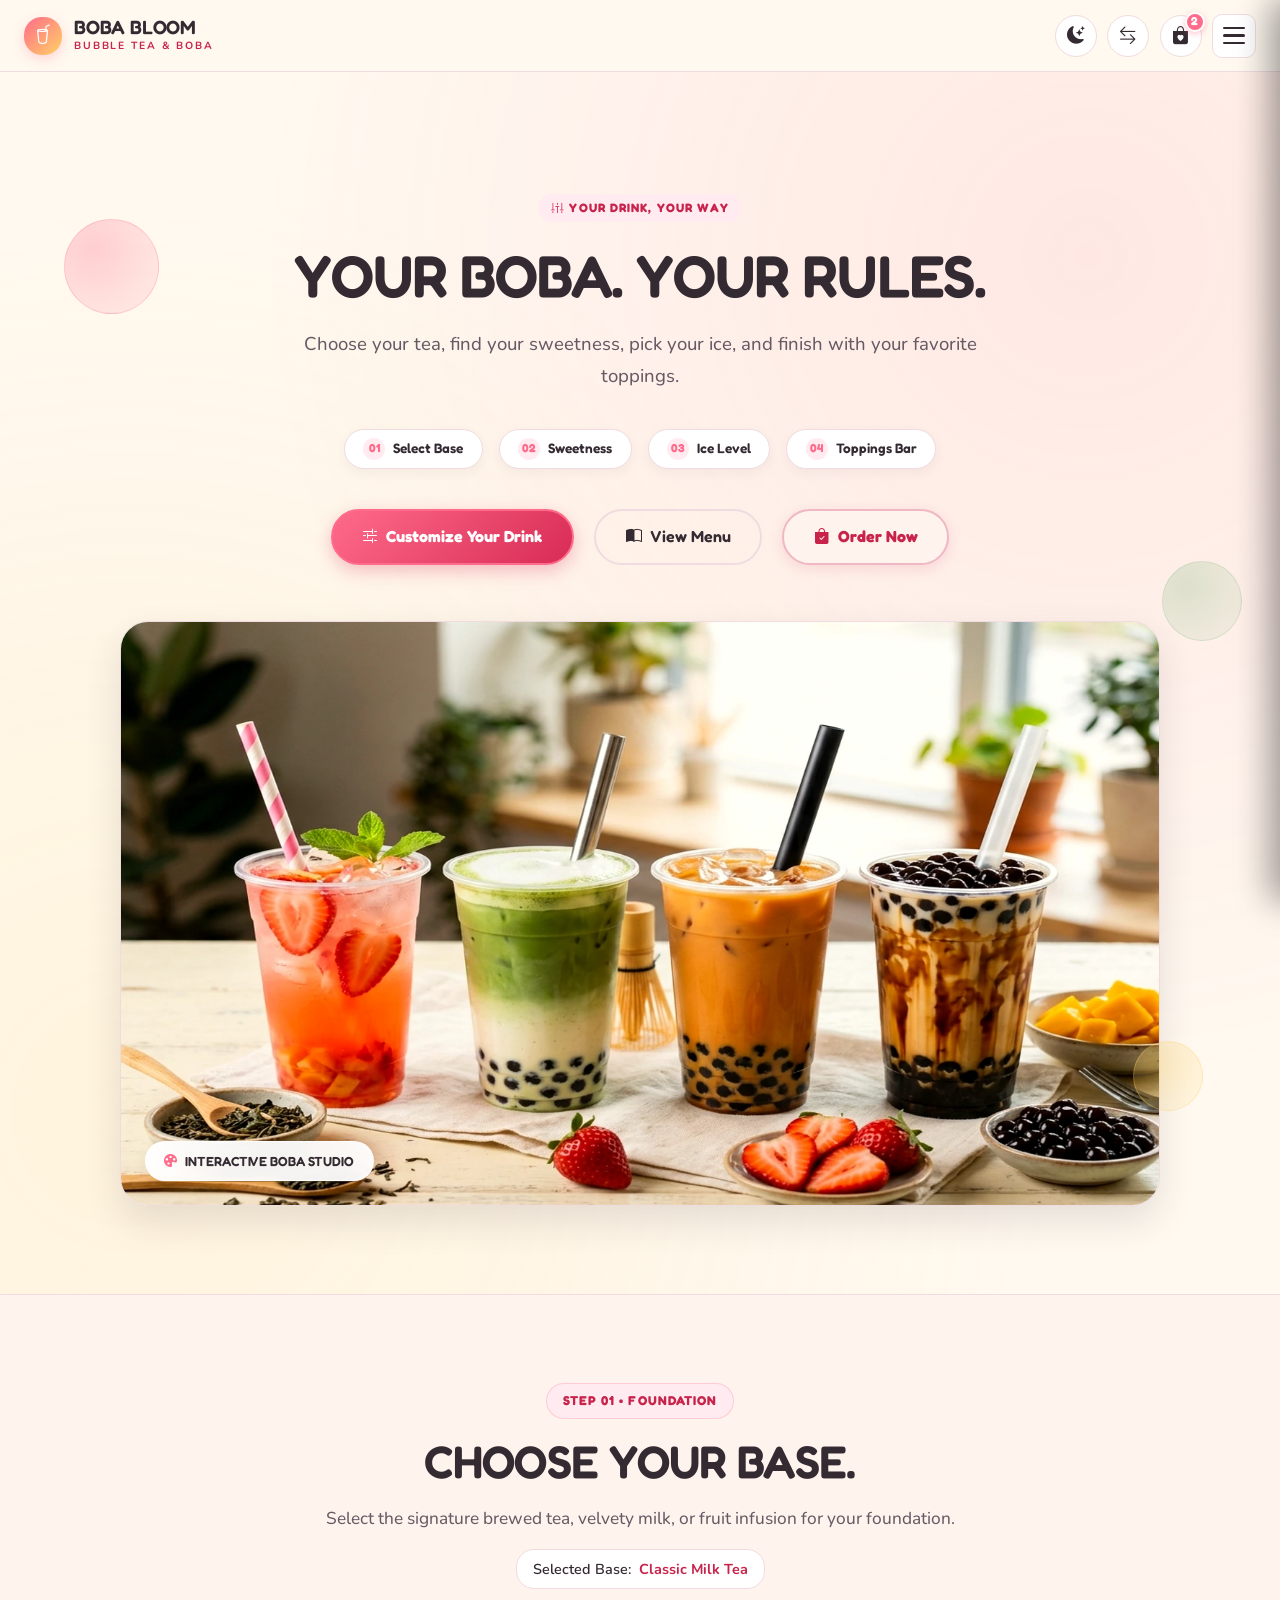
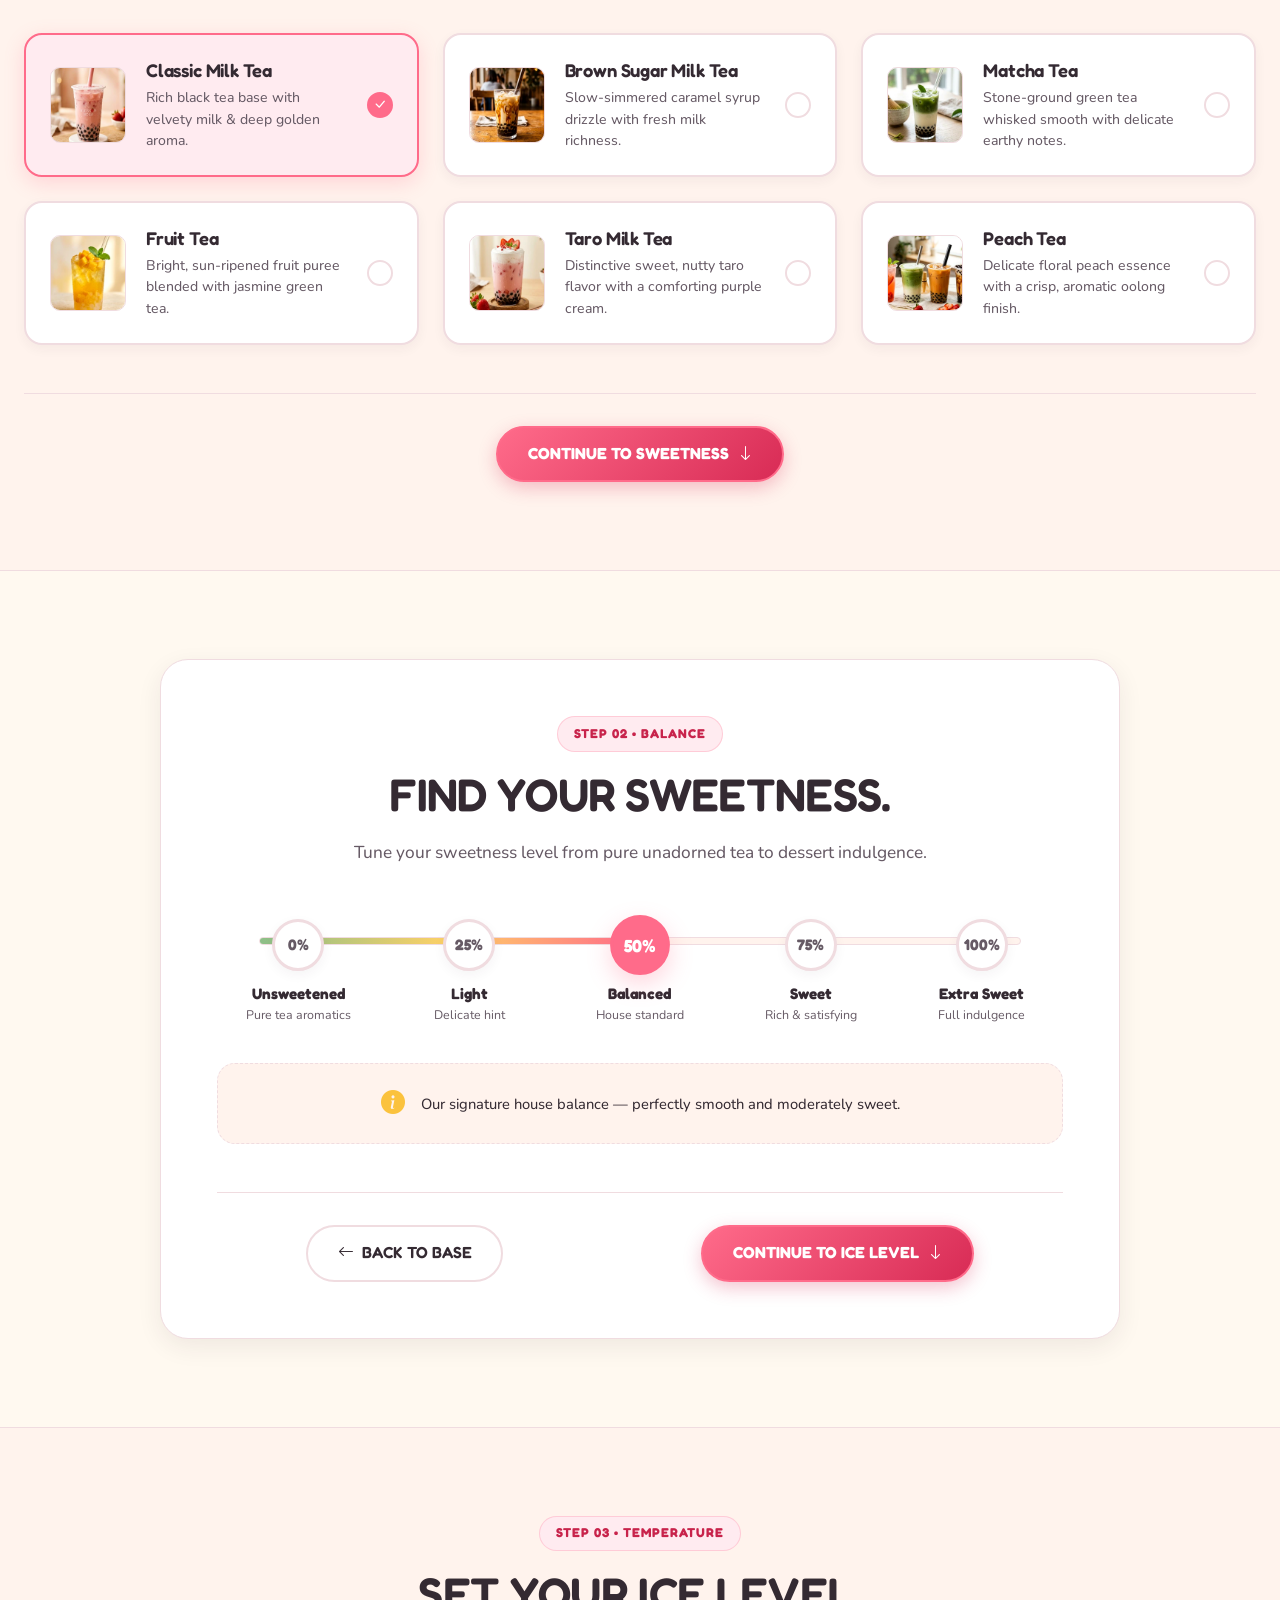
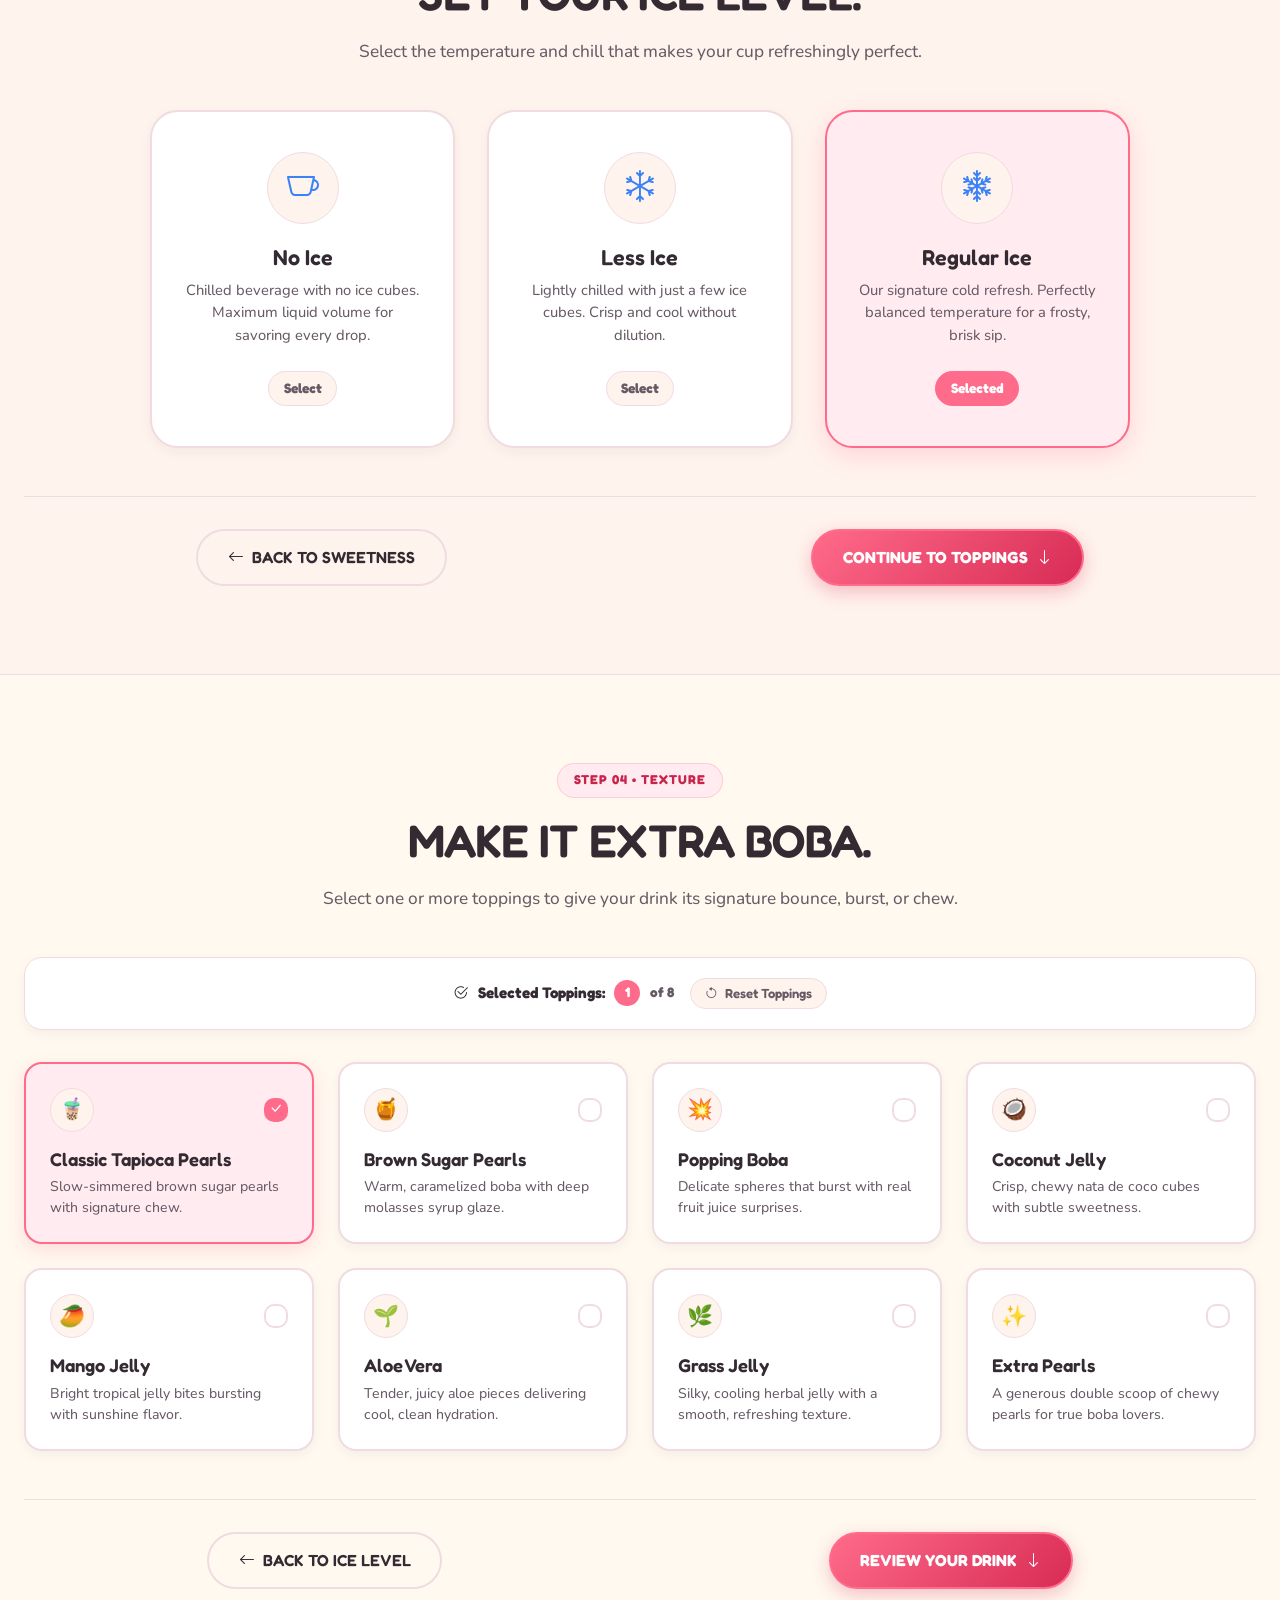
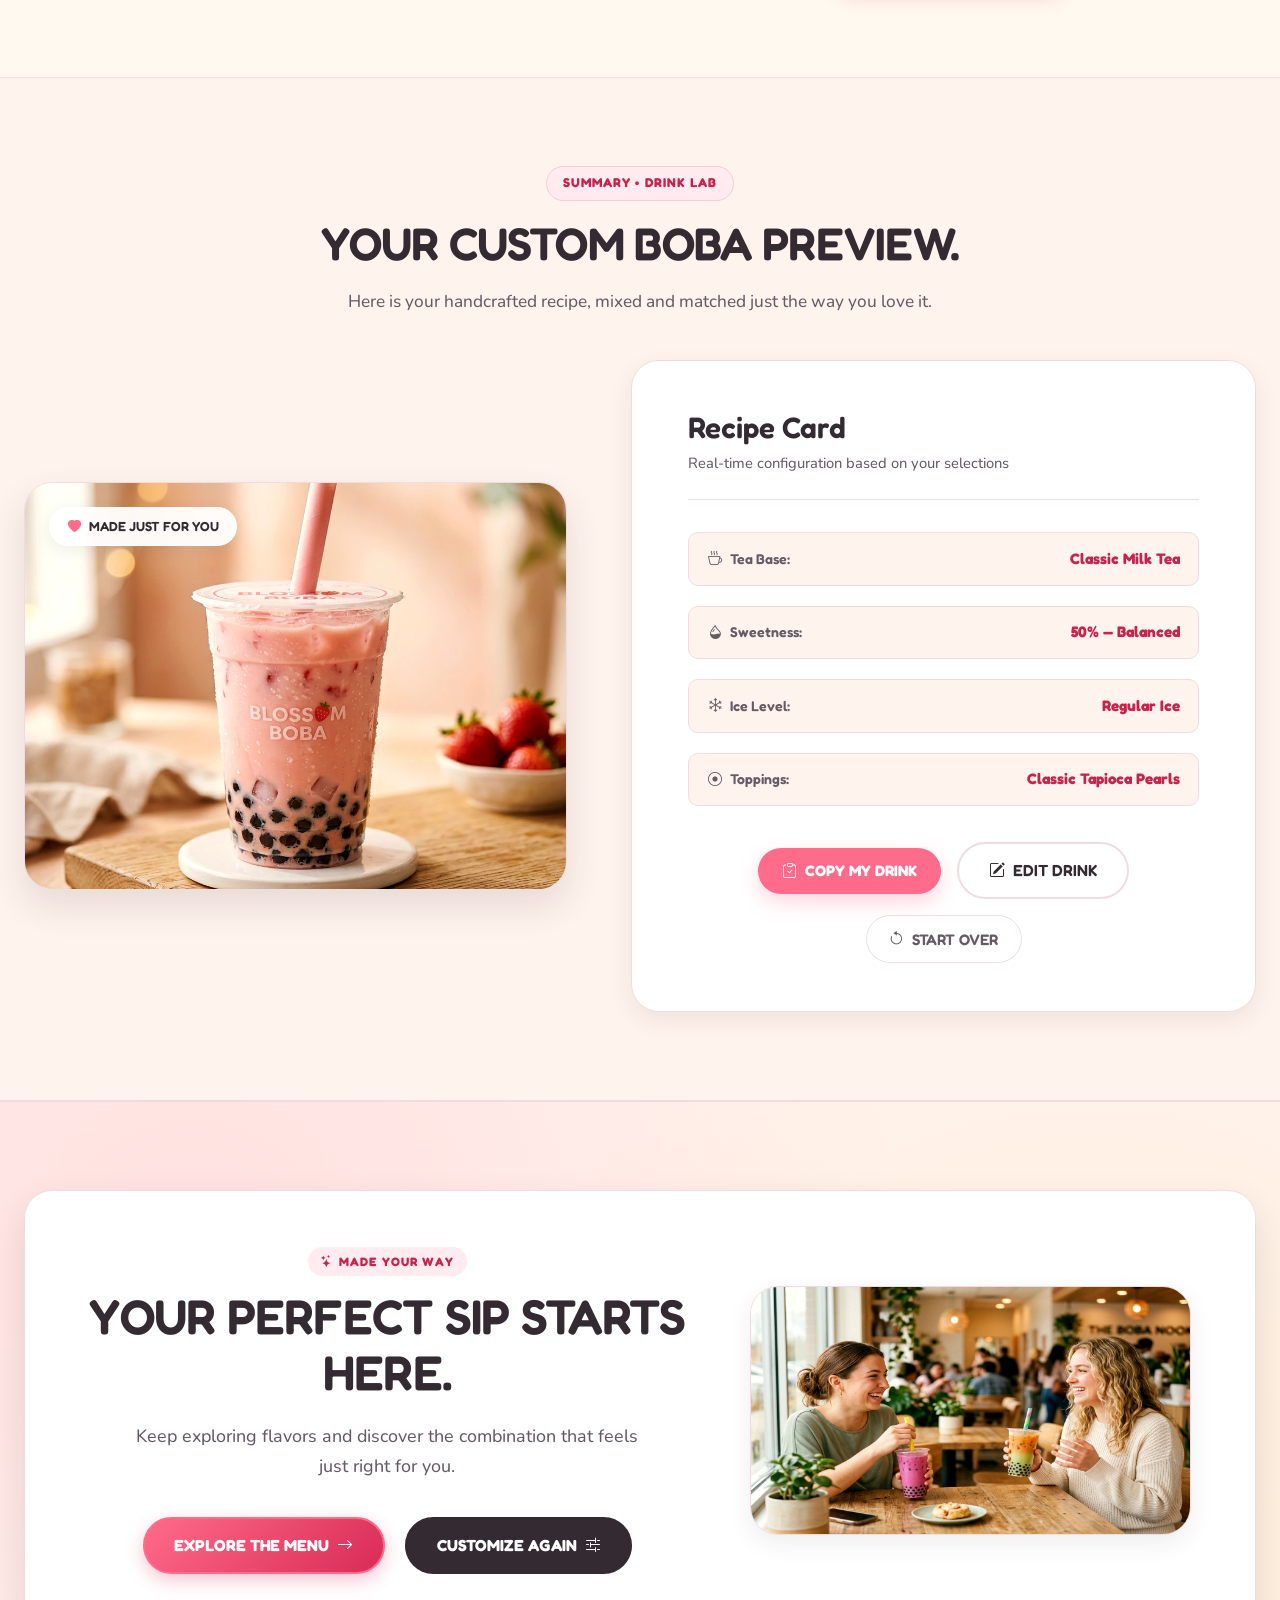
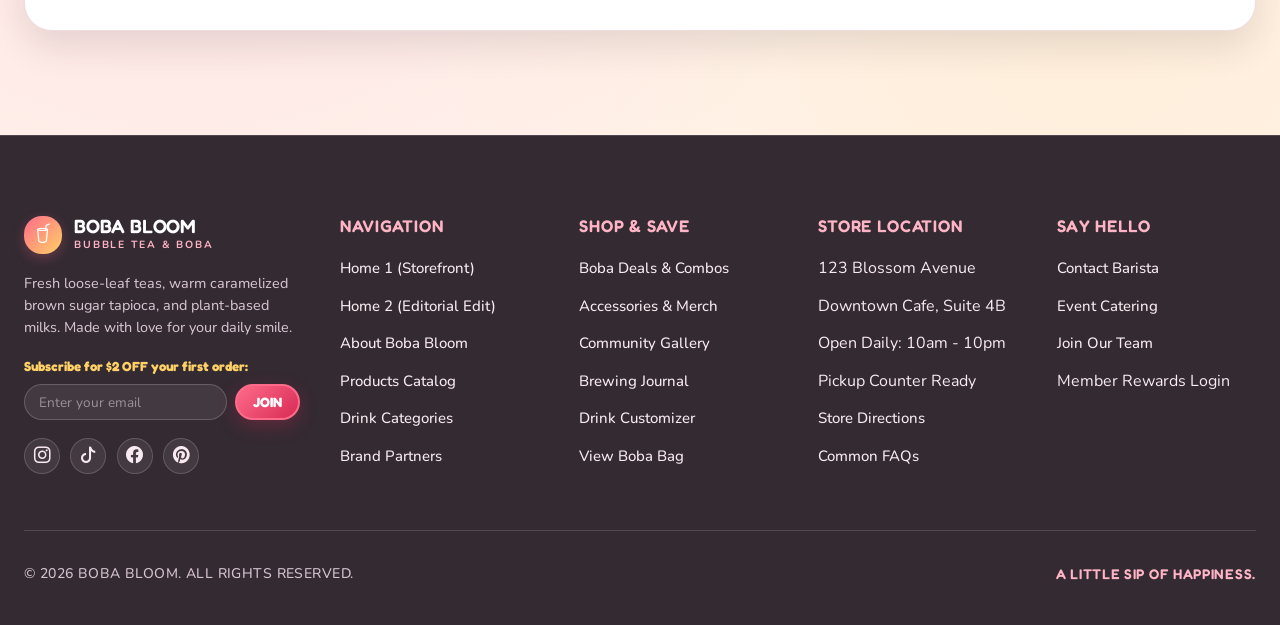
<file: customize.html>
<!DOCTYPE html>
<html lang="en" dir="ltr" data-theme="light">
<head>
  <meta charset="UTF-8">
  <meta name="viewport" content="width=device-width, initial-scale=1.0">
  <title>Customize Your Drink — BOBA BLOOM | A Little Sip of Happiness</title>
  <meta name="description" content="Build your dream bubble tea drink at Boba Bloom. Choose your tea base, adjust sweetness, select ice level, and finish with your favorite chewy toppings.">

  <!-- Favicon -->
  <link rel="icon" type="image/svg+xml" href="assets/images/favicon.svg">
  <link rel="icon" type="image/png" sizes="32x32" href="assets/images/favicon.png">
  <link rel="apple-touch-icon" href="assets/images/favicon.png">

  <!-- Instant Theme & Direction initialization to prevent layout/color flash -->
  <script>
    (function () {
      try {
        const savedTheme = localStorage.getItem('boba_bloom_theme');
        if (savedTheme) {
          document.documentElement.setAttribute('data-theme', savedTheme);
        } else if (window.matchMedia && window.matchMedia('(prefers-color-scheme: dark)').matches) {
          document.documentElement.setAttribute('data-theme', 'dark');
        }
        const savedDir = localStorage.getItem('boba_bloom_dir');
        if (savedDir) {
          document.documentElement.setAttribute('dir', savedDir);
          document.documentElement.setAttribute('lang', savedDir === 'rtl' ? 'ar' : 'en');
        }
      } catch (e) {}
    })();
  </script>

  <!-- Google Fonts: Fredoka & Nunito -->
  <link rel="preconnect" href="https://fonts.googleapis.com">
  <link rel="preconnect" href="https://fonts.gstatic.com" crossorigin>
  <link href="https://fonts.googleapis.com/css2?family=Fredoka:wght@400;500;600;700&family=Nunito:ital,wght@0,400;0,500;0,600;0,700;1,400;1,500&display=swap" rel="stylesheet">

  <!-- Bootstrap Icons -->
  <link rel="stylesheet" href="https://cdn.jsdelivr.net/npm/bootstrap-icons@1.11.3/font/bootstrap-icons.min.css">

  <!-- Stylesheets -->
  <link rel="stylesheet" href="assets/css/style.css">
  <link rel="stylesheet" href="assets/css/cart.css">
  <link rel="stylesheet" href="assets/css/pages/customize.css">
  <link rel="stylesheet" href="assets/css/responsive.css">
</head>
<body class="customize-page-body">

  <!-- ========================================================================
       GLOBAL NAVBAR (EXACTLY THE SAME AS HOME 1)
       ======================================================================== -->
    <!-- ========================================================================
       GLOBAL NAVBAR (100% RULE COMPLIANT)
       Desktop (1281px+): Logo | All Menus | Dark | RTL | Login
       Tablet (768px - 1280px): Logo | Dark | RTL | Hamburger
       Mobile (Below 768px): Logo | Dark | RTL | Hamburger
       ======================================================================== -->
  <header class="boba-navbar" role="banner">
    <div class="boba-container boba-navbar-inner">
      
      <!-- Brand Logo -->
      <a href="index.html" class="boba-brand" aria-label="Boba Bloom Homepage">
        <div class="boba-logo-icon" aria-hidden="true">
          <i class="bi bi-cup-straw"></i>
        </div>
        <div class="boba-brand-text">
          <span class="boba-brand-name">BOBA BLOOM</span>
          <span class="boba-brand-descriptor">BUBBLE TEA & BOBA</span>
        </div>
      </a>

      <!-- Desktop Navigation Menu (1281px+) - Contains ALL Menus -->
      <nav class="boba-nav-menu" aria-label="Primary Navigation">
        <!-- Home Dropdown -->
        <div class="boba-nav-dropdown">
          <a href="index.html" class="boba-nav-link" aria-haspopup="true" aria-expanded="false">
            <span>HOME</span>
            <i class="bi bi-chevron-down" style="font-size: 0.72rem;" aria-hidden="true"></i>
          </a>
          <div class="boba-dropdown-menu" role="menu">
            <a href="index.html" class="boba-dropdown-link" role="menuitem">Home 1</a>
            <a href="home2.html" class="boba-dropdown-link" role="menuitem">Home 2</a>
          </div>
        </div>

        <a href="about.html" class="boba-nav-link">ABOUT</a>
        <a href="index.html#products" class="boba-nav-link">PRODUCTS</a>
        <a href="index.html#categories" class="boba-nav-link">CATEGORIES</a>
        <a href="index.html#brands" class="boba-nav-link">BRANDS</a>
        <a href="index.html#deals" class="boba-nav-link">DEALS</a>
        <a href="index.html#accessories" class="boba-nav-link">ACCESSORIES</a>
        <a href="index.html#gallery" class="boba-nav-link">GALLERY</a>
        <a href="blog.html" class="boba-nav-link">BLOG</a>
        <a href="contact.html" class="boba-nav-link">CONTACT</a>
      </nav>

      <!-- Right Side Controls & Actions -->
      <div class="boba-nav-controls">
        
        <!-- Dark Mode Toggle Button -->
        <button type="button" class="boba-icon-btn theme-toggle-btn" aria-label="Toggle dark mode" title="Toggle dark mode">
          <i class="bi bi-moon-stars-fill" aria-hidden="true"></i>
        </button>

        <!-- RTL / LTR Direction Toggle Button -->
        <button type="button" class="boba-icon-btn rtl-toggle-btn" aria-label="Toggle text direction" title="RTL / LTR Toggle">
          <i class="bi bi-arrow-left-right" aria-hidden="true"></i>
        </button>

        <!-- Shopping Cart Trigger Button with Live Counter Badge -->
        <button type="button" class="boba-icon-btn boba-cart-btn" aria-label="Open Shopping Bag" title="Shopping Bag">
          <i class="bi bi-bag-heart-fill" aria-hidden="true"></i>
          <span class="boba-cart-badge" id="navbar-cart-count">2</span>
        </button>

        <!-- Desktop Login Button (1281px+) -->
        <button type="button" class="boba-btn boba-btn-dark boba-navbar-login boba-login-btn">
          <i class="bi bi-person-circle" aria-hidden="true"></i>
          <span>LOGIN</span>
        </button>

        <!-- Mobile & Tablet Hamburger Button (<= 1280px) -->
        <button type="button" class="boba-hamburger-btn" aria-label="Open navigation menu" aria-expanded="false" aria-controls="mobile-drawer">
          <span></span>
          <span></span>
          <span></span>
        </button>

      </div>

    </div>
  </header>

  <!-- ========================================================================
       MOBILE & TABLET DRAWER MENU (100% RULE COMPLIANT)
       Must contain ALL navigation items, Dark mode toggle, RTL toggle, & Login button
       ======================================================================== -->
  <div class="boba-drawer-backdrop" aria-hidden="true"></div>
  
  <aside id="mobile-drawer" class="boba-drawer" aria-label="Mobile Navigation Drawer" aria-hidden="true">
    <div class="boba-drawer-header">
      <a href="index.html" class="boba-brand" aria-label="Boba Bloom Homepage">
        <div class="boba-logo-icon" aria-hidden="true">
          <i class="bi bi-cup-straw"></i>
        </div>
        <div class="boba-brand-text">
          <span class="boba-brand-name">BOBA BLOOM</span>
          <span class="boba-brand-descriptor">BUBBLE TEA & BOBA</span>
        </div>
      </a>
      <button type="button" class="boba-drawer-close" aria-label="Close navigation menu">
        <i class="bi bi-x-lg" aria-hidden="true"></i>
      </button>
    </div>

    <div class="boba-drawer-body">
      <nav class="boba-drawer-nav" aria-label="Mobile Menu Links">
        <!-- Home Dropdown -->
        <div class="boba-drawer-dropdown">
          <button type="button" class="boba-drawer-link boba-drawer-dropdown-btn" aria-expanded="false">
            <span class="drawer-link-inner">
              <i class="bi bi-house-door" aria-hidden="true"></i>
              <span>Home</span>
            </span>
            <i class="bi bi-chevron-down drawer-chevron" aria-hidden="true"></i>
          </button>
          <div class="boba-drawer-submenu">
            <a href="index.html" class="boba-drawer-sublink">
              <i class="bi bi-cup-straw" aria-hidden="true"></i>
              <span>Home 1</span>
            </a>
            <a href="home2.html" class="boba-drawer-sublink">
              <i class="bi bi-journal-album" aria-hidden="true"></i>
              <span>Home 2</span>
            </a>
          </div>
        </div>

        <!-- About -->
        <a href="about.html" class="boba-drawer-link">
          <span class="drawer-link-inner">
            <i class="bi bi-info-circle" aria-hidden="true"></i>
            <span>About</span>
          </span>
          <i class="bi bi-chevron-right" aria-hidden="true"></i>
        </a>

        <!-- Products -->
        <a href="index.html#products" class="boba-drawer-link">
          <span class="drawer-link-inner">
            <i class="bi bi-cup-hot" aria-hidden="true"></i>
            <span>Products</span>
          </span>
          <i class="bi bi-chevron-right" aria-hidden="true"></i>
        </a>

        <!-- Categories -->
        <a href="index.html#categories" class="boba-drawer-link">
          <span class="drawer-link-inner">
            <i class="bi bi-grid-fill" aria-hidden="true"></i>
            <span>Categories</span>
          </span>
          <i class="bi bi-chevron-right" aria-hidden="true"></i>
        </a>

        <!-- Brands -->
        <a href="index.html#brands" class="boba-drawer-link">
          <span class="drawer-link-inner">
            <i class="bi bi-patch-check" aria-hidden="true"></i>
            <span>Brands</span>
          </span>
          <i class="bi bi-chevron-right" aria-hidden="true"></i>
        </a>

        <!-- Deals -->
        <a href="index.html#deals" class="boba-drawer-link">
          <span class="drawer-link-inner">
            <i class="bi bi-tag" aria-hidden="true"></i>
            <span>Deals</span>
          </span>
          <i class="bi bi-chevron-right" aria-hidden="true"></i>
        </a>

        <!-- Accessories -->
        <a href="index.html#accessories" class="boba-drawer-link">
          <span class="drawer-link-inner">
            <i class="bi bi-gem" aria-hidden="true"></i>
            <span>Accessories</span>
          </span>
          <i class="bi bi-chevron-right" aria-hidden="true"></i>
        </a>

        <!-- Gallery -->
        <a href="index.html#gallery" class="boba-drawer-link">
          <span class="drawer-link-inner">
            <i class="bi bi-images" aria-hidden="true"></i>
            <span>Gallery</span>
          </span>
          <i class="bi bi-chevron-right" aria-hidden="true"></i>
        </a>

        <!-- Blog -->
        <a href="blog.html" class="boba-drawer-link">
          <span class="drawer-link-inner">
            <i class="bi bi-journal-text" aria-hidden="true"></i>
            <span>Blog</span>
          </span>
          <i class="bi bi-chevron-right" aria-hidden="true"></i>
        </a>

        <!-- Contact -->
        <a href="contact.html" class="boba-drawer-link">
          <span class="drawer-link-inner">
            <i class="bi bi-envelope" aria-hidden="true"></i>
            <span>Contact</span>
          </span>
          <i class="bi bi-chevron-right" aria-hidden="true"></i>
        </a>
      </nav>

      <!-- Drawer Divider Line -->
      <div class="boba-drawer-divider"></div>

      <!-- Theme & Direction Controls inside Drawer -->
      <div class="boba-drawer-controls">
        <span class="boba-drawer-controls-label">Theme &amp; Direction</span>
        <div class="boba-drawer-toggle-group">
          <button type="button" class="boba-icon-btn theme-toggle-btn" aria-label="Toggle dark mode" title="Toggle dark mode">
            <i class="bi bi-moon-stars-fill"></i>
          </button>
          <button type="button" class="boba-icon-btn rtl-toggle-btn" aria-label="Toggle text direction" title="RTL / LTR Toggle">
            <i class="bi bi-arrow-left-right"></i>
          </button>
        </div>
      </div>

      <!-- Drawer Login Button -->
      <div class="boba-drawer-footer">
        <button type="button" class="boba-btn boba-btn-dark boba-drawer-login-btn boba-login-btn" style="width: 100%;">
          <i class="bi bi-person-circle"></i>
          <span>LOGIN</span>
        </button>
      </div>

    </div>
  </aside>

  <!-- ========================================================================
       MAIN CONTENT (EXACTLY SEVEN CONTENT SECTIONS)
       ======================================================================== -->
  <main id="main-content" class="customize-page-main">

    <!-- ----------------------------------------------------------------------
         SECTION 1 — THE DRINK-BUILDING STUDIO
         Full-width creative studio introduction with step tracker & visual
         ---------------------------------------------------------------------- -->
    <section class="custom-hero-section" aria-labelledby="custom-hero-title">
      
      <!-- Decorative background floating bubbles -->
      <div class="boba-bubble boba-bubble-pink animate-float" style="width: 95px; height: 95px; top: 12%; inset-inline-start: 5%;" aria-hidden="true"></div>
      <div class="boba-bubble boba-bubble-mango animate-float-delay" style="width: 70px; height: 70px; bottom: 15%; inset-inline-end: 6%;" aria-hidden="true"></div>
      <div class="boba-bubble boba-bubble-matcha animate-float" style="width: 80px; height: 80px; top: 40%; inset-inline-end: 3%;" aria-hidden="true"></div>

      <div class="boba-container">
        
        <div class="custom-hero-header">
          <div class="boba-eyebrow">
            <i class="bi bi-sliders2-vertical" aria-hidden="true"></i>
            <span>YOUR DRINK, YOUR WAY</span>
          </div>

          <h1 id="custom-hero-title" class="custom-hero-title">
            YOUR BOBA. YOUR RULES.
          </h1>

          <p class="custom-hero-lead">
            Choose your tea, find your sweetness, pick your ice, and finish with your favorite toppings.
          </p>

          <!-- 4-Step Indicator Bar -->
          <div class="custom-step-tracker" aria-label="Drink Building Steps">
            <a href="#drink-builder" class="tracker-item">
              <span class="tracker-num">01</span>
              <span>Select Base</span>
            </a>
            <a href="#sweetness" class="tracker-item">
              <span class="tracker-num">02</span>
              <span>Sweetness</span>
            </a>
            <a href="#ice-level" class="tracker-item">
              <span class="tracker-num">03</span>
              <span>Ice Level</span>
            </a>
            <a href="#toppings" class="tracker-item">
              <span class="tracker-num">04</span>
              <span>Toppings Bar</span>
            </a>
          </div>

          <div class="custom-hero-actions">
            <a href="#drink-builder" class="boba-btn boba-btn-primary">
              <i class="bi bi-sliders2" aria-hidden="true"></i>
              <span>Customize Your Drink</span>
            </a>
            <a href="menu.html" class="boba-btn boba-btn-outline">
              <i class="bi bi-book-half" aria-hidden="true"></i>
              <span>View Menu</span>
            </a>
            <a href="index.html#products" class="boba-btn boba-btn-secondary">
              <i class="bi bi-bag-check-fill" aria-hidden="true"></i>
              <span>Order Now</span>
            </a>
          </div>
        </div>

        <!-- Asymmetrical Studio Showcase Image -->
        <div class="custom-hero-showcase">
          <div class="custom-hero-photo-frame">
            <img 
              src="assets/images/customize/customize-cover.webp" 
              alt="Handcrafted bubble tea cups lined up ready for custom drink creation" 
              class="custom-hero-photo"
              width="1440" 
              height="810"
              fetchpriority="high"
            >
            <div class="custom-hero-badge-overlay">
              <i class="bi bi-palette-fill" aria-hidden="true"></i>
              <span>INTERACTIVE BOBA STUDIO</span>
            </div>
          </div>
        </div>

      </div>
    </section>

    <!-- ----------------------------------------------------------------------
         SECTION 2 — STEP 01: CHOOSE YOUR BASE
         Selectable drink-base tiles with thumbnails and live indicator
         ---------------------------------------------------------------------- -->
    <section id="drink-builder" class="custom-base-section" aria-labelledby="base-step-title">
      <div class="boba-container">
        
        <div class="custom-step-header text-center">
          <span class="custom-step-pill">STEP 01 • FOUNDATION</span>
          <h2 id="base-step-title" class="custom-step-title">
            CHOOSE YOUR BASE.
          </h2>
          <p class="custom-step-lead">
            Select the signature brewed tea, velvety milk, or fruit infusion for your foundation.
          </p>
          <div class="custom-base-selected-badge">
            <span>Selected Base:</span>
            <strong id="selected-base-name">Classic Milk Tea</strong>
          </div>
        </div>

        <!-- 6 Selectable Base Tiles Grid -->
        <div class="custom-base-grid" role="radiogroup" aria-label="Select drink base">
          
          <!-- Base 1 (Default selected) -->
          <div class="custom-base-tile is-selected" data-base="Classic Milk Tea" role="radio" aria-checked="true" tabindex="0">
            <div class="custom-base-thumb-wrap">
              <img src="assets/images/customize/base-classic.webp" alt="Classic Milk Tea thumbnail" class="custom-base-thumb" width="200" height="200">
            </div>
            <div class="custom-base-info">
              <h3 class="custom-base-name">Classic Milk Tea</h3>
              <p class="custom-base-desc">Rich black tea base with velvety milk & deep golden aroma.</p>
            </div>
            <div class="custom-base-check" aria-hidden="true">
              <i class="bi bi-check-lg"></i>
            </div>
          </div>

          <!-- Base 2 -->
          <div class="custom-base-tile" data-base="Brown Sugar Milk Tea" role="radio" aria-checked="false" tabindex="0">
            <div class="custom-base-thumb-wrap">
              <img src="assets/images/customize/base-brownsugar.webp" alt="Brown Sugar Milk Tea thumbnail" class="custom-base-thumb" width="200" height="200">
            </div>
            <div class="custom-base-info">
              <h3 class="custom-base-name">Brown Sugar Milk Tea</h3>
              <p class="custom-base-desc">Slow-simmered caramel syrup drizzle with fresh milk richness.</p>
            </div>
            <div class="custom-base-check" aria-hidden="true">
              <i class="bi bi-check-lg"></i>
            </div>
          </div>

          <!-- Base 3 -->
          <div class="custom-base-tile" data-base="Matcha Tea" role="radio" aria-checked="false" tabindex="0">
            <div class="custom-base-thumb-wrap">
              <img src="assets/images/customize/base-matcha.webp" alt="Matcha Tea thumbnail" class="custom-base-thumb" width="200" height="200">
            </div>
            <div class="custom-base-info">
              <h3 class="custom-base-name">Matcha Tea</h3>
              <p class="custom-base-desc">Stone-ground green tea whisked smooth with delicate earthy notes.</p>
            </div>
            <div class="custom-base-check" aria-hidden="true">
              <i class="bi bi-check-lg"></i>
            </div>
          </div>

          <!-- Base 4 -->
          <div class="custom-base-tile" data-base="Fruit Tea" role="radio" aria-checked="false" tabindex="0">
            <div class="custom-base-thumb-wrap">
              <img src="assets/images/customize/base-fruit.webp" alt="Fruit Tea thumbnail" class="custom-base-thumb" width="200" height="200">
            </div>
            <div class="custom-base-info">
              <h3 class="custom-base-name">Fruit Tea</h3>
              <p class="custom-base-desc">Bright, sun-ripened fruit puree blended with jasmine green tea.</p>
            </div>
            <div class="custom-base-check" aria-hidden="true">
              <i class="bi bi-check-lg"></i>
            </div>
          </div>

          <!-- Base 5 -->
          <div class="custom-base-tile" data-base="Taro Milk Tea" role="radio" aria-checked="false" tabindex="0">
            <div class="custom-base-thumb-wrap">
              <img src="assets/images/customize/base-taro.webp" alt="Taro Milk Tea thumbnail" class="custom-base-thumb" width="200" height="200">
            </div>
            <div class="custom-base-info">
              <h3 class="custom-base-name">Taro Milk Tea</h3>
              <p class="custom-base-desc">Distinctive sweet, nutty taro flavor with a comforting purple cream.</p>
            </div>
            <div class="custom-base-check" aria-hidden="true">
              <i class="bi bi-check-lg"></i>
            </div>
          </div>

          <!-- Base 6 -->
          <div class="custom-base-tile" data-base="Peach Tea" role="radio" aria-checked="false" tabindex="0">
            <div class="custom-base-thumb-wrap">
              <img src="assets/images/customize/base-peach.webp" alt="Peach Tea thumbnail" class="custom-base-thumb" width="200" height="200">
            </div>
            <div class="custom-base-info">
              <h3 class="custom-base-name">Peach Tea</h3>
              <p class="custom-base-desc">Delicate floral peach essence with a crisp, aromatic oolong finish.</p>
            </div>
            <div class="custom-base-check" aria-hidden="true">
              <i class="bi bi-check-lg"></i>
            </div>
          </div>

        </div>

        <div class="custom-nav-actions" style="justify-content: flex-end;">
          <a href="#sweetness" class="boba-btn boba-btn-primary" data-goto="sweetness">
            <span>CONTINUE TO SWEETNESS</span>
            <i class="bi bi-arrow-down" aria-hidden="true"></i>
          </a>
        </div>

      </div>
    </section>

    <!-- ----------------------------------------------------------------------
         SECTION 3 — STEP 02: FIND YOUR SWEETNESS
         Playful horizontal scale with 5 selectable stops & live helper text
         ---------------------------------------------------------------------- -->
    <section id="sweetness" class="custom-sweetness-section" aria-labelledby="sweetness-step-title">
      <div class="boba-container">
        
        <div class="custom-sweetness-card">
          <div class="custom-step-header text-center">
            <span class="custom-step-pill">STEP 02 • BALANCE</span>
            <h2 id="sweetness-step-title" class="custom-step-title">
              FIND YOUR SWEETNESS.
            </h2>
            <p class="custom-step-lead">
              Tune your sweetness level from pure unadorned tea to dessert indulgence.
            </p>
          </div>

          <!-- Interactive Sweetness Scale Meter -->
          <div class="sweetness-scale-wrapper">
            <div class="sweetness-track">
              <div class="sweetness-track-fill"></div>
            </div>

            <div class="sweetness-stops-grid" role="radiogroup" aria-label="Sweetness percentage level">
              
              <!-- Stop 1: 0% -->
              <button type="button" class="sweetness-stop-btn" data-sweetness="0%" data-percent="0" data-label="0% — No Added Sweetness" role="radio" aria-checked="false">
                <span class="sweetness-node">0%</span>
                <span class="sweetness-label">Unsweetened</span>
                <span class="sweetness-subtext">Pure tea aromatics</span>
              </button>

              <!-- Stop 2: 25% -->
              <button type="button" class="sweetness-stop-btn" data-sweetness="25%" data-percent="25" data-label="25% — Light Sweetness" role="radio" aria-checked="false">
                <span class="sweetness-node">25%</span>
                <span class="sweetness-label">Light</span>
                <span class="sweetness-subtext">Delicate hint</span>
              </button>

              <!-- Stop 3: 50% (Default) -->
              <button type="button" class="sweetness-stop-btn is-selected" data-sweetness="50%" data-percent="50" data-label="50% — Balanced Sweetness" role="radio" aria-checked="true">
                <span class="sweetness-node">50%</span>
                <span class="sweetness-label">Balanced</span>
                <span class="sweetness-subtext">House standard</span>
              </button>

              <!-- Stop 4: 75% -->
              <button type="button" class="sweetness-stop-btn" data-sweetness="75%" data-percent="75" data-label="75% — Sweet" role="radio" aria-checked="false">
                <span class="sweetness-node">75%</span>
                <span class="sweetness-label">Sweet</span>
                <span class="sweetness-subtext">Rich & satisfying</span>
              </button>

              <!-- Stop 5: 100% -->
              <button type="button" class="sweetness-stop-btn" data-sweetness="100%" data-percent="100" data-label="100% — Extra Sweet" role="radio" aria-checked="false">
                <span class="sweetness-node">100%</span>
                <span class="sweetness-label">Extra Sweet</span>
                <span class="sweetness-subtext">Full indulgence</span>
              </button>

            </div>
          </div>

          <!-- Dynamic Sweetness Helper Box -->
          <div class="sweetness-helper-box">
            <i class="bi bi-info-circle-fill" aria-hidden="true"></i>
            <p id="sweetness-helper-text">
              Our signature house balance — perfectly smooth and moderately sweet.
            </p>
          </div>

          <div class="custom-nav-actions">
            <a href="#drink-builder" class="boba-btn boba-btn-outline" data-goto="drink-builder">
              <i class="bi bi-arrow-left" aria-hidden="true"></i>
              <span>BACK TO BASE</span>
            </a>
            <a href="#ice-level" class="boba-btn boba-btn-primary" data-goto="ice-level">
              <span>CONTINUE TO ICE LEVEL</span>
              <i class="bi bi-arrow-down" aria-hidden="true"></i>
            </a>
          </div>

        </div>

      </div>
    </section>

    <!-- ----------------------------------------------------------------------
         SECTION 4 — STEP 03: SET YOUR ICE LEVEL
         Three-position visual selector with distinct chill states
         ---------------------------------------------------------------------- -->
    <section id="ice-level" class="custom-ice-section" aria-labelledby="ice-step-title">
      <div class="boba-container">
        
        <div class="custom-step-header text-center">
          <span class="custom-step-pill">STEP 03 • TEMPERATURE</span>
          <h2 id="ice-step-title" class="custom-step-title">
            SET YOUR ICE LEVEL.
          </h2>
          <p class="custom-step-lead">
            Select the temperature and chill that makes your cup refreshingly perfect.
          </p>
        </div>

        <!-- 3 Ice Level Cards -->
        <div class="custom-ice-grid" role="radiogroup" aria-label="Select ice level">
          
          <!-- Option 1: No Ice -->
          <div class="custom-ice-card" data-ice="No Ice" role="radio" aria-checked="false" tabindex="0">
            <div class="custom-ice-icon" aria-hidden="true">
              <i class="bi bi-cup"></i>
            </div>
            <h3 class="custom-ice-name">No Ice</h3>
            <p class="custom-ice-desc">
              Chilled beverage with no ice cubes. Maximum liquid volume for savoring every drop.
            </p>
            <span class="custom-ice-radio">Select</span>
          </div>

          <!-- Option 2: Less Ice -->
          <div class="custom-ice-card" data-ice="Less Ice" role="radio" aria-checked="false" tabindex="0">
            <div class="custom-ice-icon" aria-hidden="true">
              <i class="bi bi-snow"></i>
            </div>
            <h3 class="custom-ice-name">Less Ice</h3>
            <p class="custom-ice-desc">
              Lightly chilled with just a few ice cubes. Crisp and cool without dilution.
            </p>
            <span class="custom-ice-radio">Select</span>
          </div>

          <!-- Option 3: Regular Ice (Default) -->
          <div class="custom-ice-card is-selected" data-ice="Regular Ice" role="radio" aria-checked="true" tabindex="0">
            <div class="custom-ice-icon" aria-hidden="true">
              <i class="bi bi-snow2"></i>
            </div>
            <h3 class="custom-ice-name">Regular Ice</h3>
            <p class="custom-ice-desc">
              Our signature cold refresh. Perfectly balanced temperature for a frosty, brisk sip.
            </p>
            <span class="custom-ice-radio">Selected</span>
          </div>

        </div>

        <div class="custom-nav-actions">
          <a href="#sweetness" class="boba-btn boba-btn-outline" data-goto="sweetness">
            <i class="bi bi-arrow-left" aria-hidden="true"></i>
            <span>BACK TO SWEETNESS</span>
          </a>
          <a href="#toppings" class="boba-btn boba-btn-primary" data-goto="toppings">
            <span>CONTINUE TO TOPPINGS</span>
            <i class="bi bi-arrow-down" aria-hidden="true"></i>
          </a>
        </div>

      </div>
    </section>

    <!-- ----------------------------------------------------------------------
         SECTION 5 — STEP 04: MAKE IT EXTRA BOBA
         Topping-bar interface with multi-select checkboxes & active counter
         ---------------------------------------------------------------------- -->
    <section id="toppings" class="custom-toppings-section" aria-labelledby="toppings-step-title">
      <div class="boba-container">
        
        <div class="custom-step-header text-center">
          <span class="custom-step-pill">STEP 04 • TEXTURE</span>
          <h2 id="toppings-step-title" class="custom-step-title">
            MAKE IT EXTRA BOBA.
          </h2>
          <p class="custom-step-lead">
            Select one or more toppings to give your drink its signature bounce, burst, or chew.
          </p>
        </div>

        <!-- Toppings Counter & Reset Bar -->
        <div class="custom-toppings-top-bar">
          <div class="toppings-counter-badge">
            <i class="bi bi-check2-circle" aria-hidden="true"></i>
            <span>Selected Toppings:</span>
            <span class="count-num" id="toppings-count">1</span>
            <span style="color: var(--text-muted); font-size: 0.85rem;">of 8</span>
          </div>
          <button type="button" class="reset-toppings-btn" id="btn-reset-toppings">
            <i class="bi bi-arrow-counterclockwise" aria-hidden="true"></i>
            <span>Reset Toppings</span>
          </button>
        </div>

        <!-- 8 Topping Tiles Grid (Multi-Select) -->
        <div class="custom-toppings-grid" aria-label="Select one or more toppings">
          
          <!-- Topping 1 (Default selected) -->
          <div class="custom-topping-tile is-selected" data-topping="Classic Tapioca Pearls" role="checkbox" aria-checked="true" tabindex="0">
            <div class="topping-tile-top">
              <div class="topping-tile-icon" aria-hidden="true">🧋</div>
              <div class="topping-checkbox-box"><i class="bi bi-check-lg"></i></div>
            </div>
            <h3 class="topping-tile-name">Classic Tapioca Pearls</h3>
            <p class="topping-tile-desc">Slow-simmered brown sugar pearls with signature chew.</p>
          </div>

          <!-- Topping 2 -->
          <div class="custom-topping-tile" data-topping="Brown Sugar Pearls" role="checkbox" aria-checked="false" tabindex="0">
            <div class="topping-tile-top">
              <div class="topping-tile-icon" aria-hidden="true">🍯</div>
              <div class="topping-checkbox-box"><i class="bi bi-check-lg"></i></div>
            </div>
            <h3 class="topping-tile-name">Brown Sugar Pearls</h3>
            <p class="topping-tile-desc">Warm, caramelized boba with deep molasses syrup glaze.</p>
          </div>

          <!-- Topping 3 -->
          <div class="custom-topping-tile" data-topping="Popping Boba" role="checkbox" aria-checked="false" tabindex="0">
            <div class="topping-tile-top">
              <div class="topping-tile-icon" aria-hidden="true">💥</div>
              <div class="topping-checkbox-box"><i class="bi bi-check-lg"></i></div>
            </div>
            <h3 class="topping-tile-name">Popping Boba</h3>
            <p class="topping-tile-desc">Delicate spheres that burst with real fruit juice surprises.</p>
          </div>

          <!-- Topping 4 -->
          <div class="custom-topping-tile" data-topping="Coconut Jelly" role="checkbox" aria-checked="false" tabindex="0">
            <div class="topping-tile-top">
              <div class="topping-tile-icon" aria-hidden="true">🥥</div>
              <div class="topping-checkbox-box"><i class="bi bi-check-lg"></i></div>
            </div>
            <h3 class="topping-tile-name">Coconut Jelly</h3>
            <p class="topping-tile-desc">Crisp, chewy nata de coco cubes with subtle sweetness.</p>
          </div>

          <!-- Topping 5 -->
          <div class="custom-topping-tile" data-topping="Mango Jelly" role="checkbox" aria-checked="false" tabindex="0">
            <div class="topping-tile-top">
              <div class="topping-tile-icon" aria-hidden="true">🥭</div>
              <div class="topping-checkbox-box"><i class="bi bi-check-lg"></i></div>
            </div>
            <h3 class="topping-tile-name">Mango Jelly</h3>
            <p class="topping-tile-desc">Bright tropical jelly bites bursting with sunshine flavor.</p>
          </div>

          <!-- Topping 6 -->
          <div class="custom-topping-tile" data-topping="Aloe Vera" role="checkbox" aria-checked="false" tabindex="0">
            <div class="topping-tile-top">
              <div class="topping-tile-icon" aria-hidden="true">🌱</div>
              <div class="topping-checkbox-box"><i class="bi bi-check-lg"></i></div>
            </div>
            <h3 class="topping-tile-name">Aloe Vera</h3>
            <p class="topping-tile-desc">Tender, juicy aloe pieces delivering cool, clean hydration.</p>
          </div>

          <!-- Topping 7 -->
          <div class="custom-topping-tile" data-topping="Grass Jelly" role="checkbox" aria-checked="false" tabindex="0">
            <div class="topping-tile-top">
              <div class="topping-tile-icon" aria-hidden="true">🌿</div>
              <div class="topping-checkbox-box"><i class="bi bi-check-lg"></i></div>
            </div>
            <h3 class="topping-tile-name">Grass Jelly</h3>
            <p class="topping-tile-desc">Silky, cooling herbal jelly with a smooth, refreshing texture.</p>
          </div>

          <!-- Topping 8 -->
          <div class="custom-topping-tile" data-topping="Extra Pearls" role="checkbox" aria-checked="false" tabindex="0">
            <div class="topping-tile-top">
              <div class="topping-tile-icon" aria-hidden="true">✨</div>
              <div class="topping-checkbox-box"><i class="bi bi-check-lg"></i></div>
            </div>
            <h3 class="topping-tile-name">Extra Pearls</h3>
            <p class="topping-tile-desc">A generous double scoop of chewy pearls for true boba lovers.</p>
          </div>

        </div>

        <div class="custom-nav-actions">
          <a href="#ice-level" class="boba-btn boba-btn-outline" data-goto="ice-level">
            <i class="bi bi-arrow-left" aria-hidden="true"></i>
            <span>BACK TO ICE LEVEL</span>
          </a>
          <a href="#drink-preview" class="boba-btn boba-btn-primary" data-goto="drink-preview">
            <span>REVIEW YOUR DRINK</span>
            <i class="bi bi-arrow-down" aria-hidden="true"></i>
          </a>
        </div>

      </div>
    </section>

    <!-- ----------------------------------------------------------------------
         SECTION 6 — YOUR CUSTOM BOBA PREVIEW (DRINK LABORATORY)
         Two-column layout: Visual preview + live recipe summary board
         ---------------------------------------------------------------------- -->
    <section id="drink-preview" class="custom-preview-section" aria-labelledby="preview-step-title">
      <div class="boba-container">
        
        <div class="custom-step-header text-center">
          <span class="custom-step-pill">SUMMARY • DRINK LAB</span>
          <h2 id="preview-step-title" class="custom-step-title">
            YOUR CUSTOM BOBA PREVIEW.
          </h2>
          <p class="custom-step-lead">
            Here is your handcrafted recipe, mixed and matched just the way you love it.
          </p>
        </div>

        <div class="custom-lab-grid">
          
          <!-- Left Column: Realistic Beverage Photo Frame -->
          <div class="custom-lab-visual">
            <div class="custom-lab-photo-frame">
              <img 
                src="assets/images/customize/customize-preview.webp" 
                alt="Representative preview of your custom handcrafted bubble tea drink" 
                class="custom-lab-photo"
                width="1000" 
                height="750"
                loading="lazy"
              >
              <div class="custom-lab-cup-tag">
                <i class="bi bi-heart-fill" aria-hidden="true"></i>
                <span>MADE JUST FOR YOU</span>
              </div>
            </div>
          </div>

          <!-- Right Column: Live Configuration Board -->
          <div class="custom-lab-board">
            <div class="custom-board-header">
              <h3 class="custom-board-title">Recipe Card</h3>
              <p class="custom-board-sub">Real-time configuration based on your selections</p>
            </div>

            <div class="custom-recipe-list">
              
              <div class="custom-recipe-row">
                <span class="recipe-row-label">
                  <i class="bi bi-cup-hot" aria-hidden="true"></i>
                  <span>Tea Base:</span>
                </span>
                <span class="recipe-row-val" id="summary-base">Classic Milk Tea</span>
              </div>

              <div class="custom-recipe-row">
                <span class="recipe-row-label">
                  <i class="bi bi-droplet-half" aria-hidden="true"></i>
                  <span>Sweetness:</span>
                </span>
                <span class="recipe-row-val" id="summary-sweetness">50% — Balanced</span>
              </div>

              <div class="custom-recipe-row">
                <span class="recipe-row-label">
                  <i class="bi bi-snow" aria-hidden="true"></i>
                  <span>Ice Level:</span>
                </span>
                <span class="recipe-row-val" id="summary-ice">Regular Ice</span>
              </div>

              <div class="custom-recipe-row">
                <span class="recipe-row-label">
                  <i class="bi bi-record-circle" aria-hidden="true"></i>
                  <span>Toppings:</span>
                </span>
                <span class="recipe-row-val" id="summary-toppings">Classic Tapioca Pearls</span>
              </div>

            </div>

            <!-- Board Action Buttons -->
            <div class="custom-board-actions">
              <button type="button" class="btn-clipboard-copy" id="btn-copy-drink">
                <i class="bi bi-clipboard-check" aria-hidden="true"></i>
                <span>COPY MY DRINK</span>
              </button>
              <a href="#drink-builder" class="boba-btn boba-btn-outline" data-goto="drink-builder">
                <i class="bi bi-pencil-square" aria-hidden="true"></i>
                <span>EDIT DRINK</span>
              </a>
              <button type="button" class="btn-builder-reset" id="btn-start-over">
                <i class="bi bi-arrow-counterclockwise" aria-hidden="true"></i>
                <span>START OVER</span>
              </button>
            </div>

            <!-- Toast feedback for clipboard -->
            <div class="clipboard-toast" id="clipboard-toast" role="status" aria-live="polite"></div>

          </div>

        </div>

      </div>
    </section>

    <!-- ----------------------------------------------------------------------
         SECTION 7 — YOUR NEXT HAPPY SIP
         Full-width closing banner with dual calls to action
         ---------------------------------------------------------------------- -->
    <section class="custom-closing-section" aria-labelledby="closing-step-title">
      <div class="boba-container">
        
        <div class="custom-closing-card">
          
          <!-- Left Column: Inspiring Closing Narrative -->
          <div class="custom-closing-content">
            <div class="boba-eyebrow">
              <i class="bi bi-stars" aria-hidden="true"></i>
              <span>MADE YOUR WAY</span>
            </div>

            <h2 id="closing-step-title" class="custom-closing-title">
              YOUR PERFECT SIP STARTS HERE.
            </h2>

            <p class="custom-closing-desc">
              Keep exploring flavors and discover the combination that feels just right for you.
            </p>

            <div class="custom-closing-buttons">
              <a href="contact.html#contact-form" class="boba-btn boba-btn-primary">
                <span>EXPLORE THE MENU</span>
                <i class="bi bi-arrow-right" aria-hidden="true"></i>
              </a>
              <a href="#drink-builder" class="boba-btn boba-btn-dark" data-goto="drink-builder">
                <span>CUSTOMIZE AGAIN</span>
                <i class="bi bi-sliders2" aria-hidden="true"></i>
              </a>
            </div>
          </div>

          <!-- Right Column: Celebratory Drink Lineup Photograph -->
          <div class="custom-closing-visual">
            <div class="custom-closing-photo-frame">
              <img 
                src="assets/images/customize/customize-closing.webp" 
                alt="Joyful lineup of fresh bubble tea drinks ready to bring a little sip of happiness" 
                class="custom-closing-photo"
                width="1440" 
                height="810"
                loading="lazy"
              >
            </div>
          </div>

        </div>

      </div>
    </section>

  </main>

  <!-- ========================================================================
       GLOBAL FOOTER (EXACTLY THE SAME AS HOME 1)
       ======================================================================== -->
    <!-- ========================================================================
       SLIDE-OUT SHOPPING CART DRAWER
       ======================================================================== -->
  <div id="boba-cart-backdrop" class="boba-cart-backdrop" aria-hidden="true"></div>

  <aside id="boba-cart-drawer" class="boba-cart-drawer" aria-label="Shopping Bag Drawer" aria-hidden="true">
    <div class="cart-drawer-header">
      <div class="cart-header-title">
        <i class="bi bi-bag-heart-fill" aria-hidden="true"></i>
        <span>YOUR BOBA BAG</span>
        <span class="cart-header-badge boba-cart-badge">2</span>
      </div>
      <button type="button" id="boba-cart-close" class="cart-drawer-close" aria-label="Close Shopping Bag">
        <i class="bi bi-x-lg"></i>
      </button>
    </div>

    <div class="cart-shipping-meter">
      <p id="cart-shipping-text" class="cart-shipping-text">Add <strong>$13.00</strong> more to unlock <strong>Free Delivery</strong>!</p>
      <div class="cart-shipping-track">
        <div id="cart-shipping-bar" class="cart-shipping-fill" style="width: 48%;"></div>
      </div>
    </div>

    <div id="cart-items-list" class="cart-items-container"></div>
    <div id="cart-applied-promo" class="cart-applied-promo-wrap"></div>

    <div class="cart-drawer-footer">
      <div class="cart-promo-group">
        <div class="cart-promo-input-wrap">
          <i class="bi bi-tag" aria-hidden="true"></i>
          <input type="text" id="cart-promo-input" placeholder="Promo code (e.g. BOBAHAPPY)" aria-label="Promo code">
        </div>
        <button type="button" id="cart-promo-apply" class="boba-btn boba-btn-sm boba-btn-pink">APPLY</button>
      </div>

      <div class="cart-summary-box">
        <div class="cart-summary-row">
          <span>Subtotal</span>
          <span id="cart-subtotal" class="summary-val">$12.00</span>
        </div>
        <div id="cart-discount-row" class="cart-summary-row discount-row" style="display: none;">
          <span>Discount</span>
          <span id="cart-discount-amount" class="summary-val text-pink">-$0.00</span>
        </div>
        <div class="cart-summary-row">
          <span>Estimated Taxes</span>
          <span class="summary-val text-muted">Calculated at checkout</span>
        </div>
        <div class="cart-summary-divider"></div>
        <div class="cart-summary-row total-row">
          <strong>Total</strong>
          <strong id="cart-total" class="summary-val text-pink">$12.00</strong>
        </div>
      </div>

      <button type="button" id="cart-checkout-btn" class="boba-btn boba-btn-primary cart-checkout-btn" style="width: 100%;">
        <span>PROCEED TO CHECKOUT</span>
        <i class="bi bi-arrow-right"></i>
      </button>
      <p class="cart-secure-note"><i class="bi bi-shield-check" aria-hidden="true"></i> 100% Freshness Guarantee · Contactless Pickup &amp; Delivery</p>
    </div>
  </aside>

    <!-- ========================================================================
       GLOBAL FOOTER
       ======================================================================== -->
  <footer class="boba-footer" role="contentinfo">
    <div class="boba-container">
      
      <div class="boba-footer-grid">
        
        <!-- COLUMN 1 — BRAND SUMMARY -->
        <div class="boba-footer-brand-col">
          <a href="index.html" class="boba-brand" aria-label="Boba Bloom Homepage">
            <div class="boba-logo-icon" aria-hidden="true">
              <i class="bi bi-cup-straw"></i>
            </div>
            <div class="boba-brand-text">
              <span class="boba-brand-name">BOBA BLOOM</span>
              <span class="boba-brand-descriptor">BUBBLE TEA &amp; BOBA</span>
            </div>
          </a>

          <p class="boba-footer-tagline">
            Fresh loose-leaf teas, warm caramelized brown sugar tapioca, and plant-based milks. Made with love for your daily smile.
          </p>

          <div class="boba-footer-newsletter">
            <p class="newsletter-label">Subscribe for $2 OFF your first order:</p>
            <form class="newsletter-form" onsubmit="event.preventDefault(); BobaCart.showToast('Thank you! Use coupon BOBAHAPPY at checkout for 20% off.', 'bi-envelope-check-fill');">
              <input type="email" placeholder="Enter your email" required aria-label="Email address for discounts">
              <button type="submit" class="boba-btn boba-btn-sm boba-btn-pink">JOIN</button>
            </form>
          </div>

          <div class="boba-footer-socials" aria-label="Social Media Links">
            <a href="https://instagram.com" class="boba-social-link" aria-label="Instagram" target="_blank" rel="noopener noreferrer"><i class="bi bi-instagram"></i></a>
            <a href="https://tiktok.com" class="boba-social-link" aria-label="TikTok" target="_blank" rel="noopener noreferrer"><i class="bi bi-tiktok"></i></a>
            <a href="https://facebook.com" class="boba-social-link" aria-label="Facebook" target="_blank" rel="noopener noreferrer"><i class="bi bi-facebook"></i></a>
            <a href="https://pinterest.com" class="boba-social-link" aria-label="Pinterest" target="_blank" rel="noopener noreferrer"><i class="bi bi-pinterest"></i></a>
          </div>
        </div>

        <!-- COLUMN 2 — QUICK NAVIGATION -->
        <div class="boba-footer-col">
          <h3 class="boba-footer-heading">NAVIGATION</h3>
          <ul class="boba-footer-links">
            <li><a href="index.html">Home 1 (Storefront)</a></li>
            <li><a href="home2.html">Home 2 (Editorial Edit)</a></li>
            <li><a href="about.html">About Boba Bloom</a></li>
            <li><a href="index.html#products">Products Catalog</a></li>
            <li><a href="index.html#categories">Drink Categories</a></li>
            <li><a href="index.html#brands">Brand Partners</a></li>
          </ul>
        </div>

        <!-- COLUMN 3 — SHOPPING & DRINKS -->
        <div class="boba-footer-col">
          <h3 class="boba-footer-heading">SHOP &amp; SAVE</h3>
          <ul class="boba-footer-links">
            <li><a href="index.html#deals">Boba Deals &amp; Combos</a></li>
            <li><a href="index.html#accessories">Accessories &amp; Merch</a></li>
            <li><a href="index.html#gallery">Community Gallery</a></li>
            <li><a href="blog.html">Brewing Journal</a></li>
            <li><a href="customize.html">Drink Customizer</a></li>
            <li><a href="#" onclick="event.preventDefault(); BobaCart.openCart();">View Boba Bag</a></li>
          </ul>
        </div>

        <!-- COLUMN 4 — LOCATIONS & HOURS -->
        <div class="boba-footer-col">
          <h3 class="boba-footer-heading">STORE LOCATION</h3>
          <ul class="boba-footer-links">
            <li><span>123 Blossom Avenue</span></li>
            <li><span>Downtown Cafe, Suite 4B</span></li>
            <li><span>Open Daily: 10am - 10pm</span></li>
            <li><span>Pickup Counter Ready</span></li>
            <li><a href="contact.html">Store Directions</a></li>
            <li><a href="contact.html#faqs">Common FAQs</a></li>
          </ul>
        </div>

        <!-- COLUMN 5 — CONTACT & REWARDS -->
        <div class="boba-footer-col">
          <h3 class="boba-footer-heading">SAY HELLO</h3>
          <ul class="boba-footer-links">
            <li><a href="contact.html#contact-form">Contact Barista</a></li>
            <li><a href="contact.html#catering">Event Catering</a></li>
            <li><a href="contact.html#careers">Join Our Team</a></li>
            <li><button type="button" class="boba-login-btn" style="background:none; border:none; padding:0; color:inherit; font:inherit; cursor:pointer; text-align:start;">Member Rewards Login</button></li>
          </ul>
        </div>

      </div>

      <!-- FOOTER BOTTOM BAR -->
      <div class="boba-footer-bottom">
        <div class="boba-footer-copy">
          &copy; 2026 BOBA BLOOM. ALL RIGHTS RESERVED.
        </div>
        <div class="boba-footer-tagline-bottom">
          A LITTLE SIP OF HAPPINESS.
        </div>
      </div>

    </div>
  </footer>

  <!-- ========================================================================
       ACCESSIBLE LOGIN MODAL
       ======================================================================== -->
  <div id="boba-login-modal" class="boba-modal-backdrop" aria-hidden="true" role="dialog" aria-modal="true" aria-labelledby="login-modal-title">
    <div class="boba-modal-dialog">
      <div class="boba-modal-header">
        <div class="boba-modal-title-group">
          <div class="boba-logo-icon" aria-hidden="true">
            <i class="bi bi-cup-straw"></i>
          </div>
          <div>
            <h2 id="login-modal-title" class="boba-modal-title">Welcome Back</h2>
            <p class="boba-modal-subtitle">Sign in to your Boba Bloom account</p>
          </div>
        </div>
        <button type="button" class="boba-modal-close" aria-label="Close login dialog">
          <i class="bi bi-x-lg"></i>
        </button>
      </div>

      <form id="boba-login-form" class="boba-modal-body" onsubmit="event.preventDefault(); alert('Signed in successfully! Welcome to Boba Bloom.'); document.getElementById('boba-login-modal').classList.remove('is-open');">
        <div class="boba-form-group">
          <label for="login-email" class="boba-form-label">Email or Username</label>
          <div class="boba-input-wrapper">
            <i class="bi bi-envelope boba-input-icon"></i>
            <input type="text" id="login-email" class="boba-input-control" placeholder="you@example.com" required>
          </div>
        </div>

        <div class="boba-form-group">
          <label for="login-password" class="boba-form-label">Password</label>
          <div class="boba-input-wrapper">
            <i class="bi bi-lock boba-input-icon"></i>
            <input type="password" id="login-password" class="boba-input-control" placeholder="••••••••" required>
          </div>
        </div>

        <div class="boba-login-options">
          <label class="boba-checkbox-wrap">
            <input type="checkbox" checked>
            <span class="boba-checkbox-label" style="font-size: 0.85rem;">Remember me</span>
          </label>
          <a href="#" class="boba-forgot-link" onclick="event.preventDefault(); alert('Password reset instructions sent to your registered email.');">Forgot password?</a>
        </div>

        <button type="submit" class="boba-btn boba-btn-primary boba-btn-submit" style="width: 100%;">
          <i class="bi bi-box-arrow-in-right"></i>
          <span>SIGN IN</span>
        </button>

        <div class="boba-modal-footer-note">
          <span>Don't have an account?</span>
          <a href="#" onclick="event.preventDefault(); alert('Registration open! Welcome to Boba Bloom Rewards.');">Sign Up Free</a>
        </div>
      </form>
    </div>
  </div>

  <!-- Scripts -->
  <script src="assets/js/main.js"></script>
  <script src="assets/js/navigation.js"></script>
  <script src="assets/js/customize.js"></script>
  <script src="assets/js/cart.js"></script>
</body>
</html>
</file>
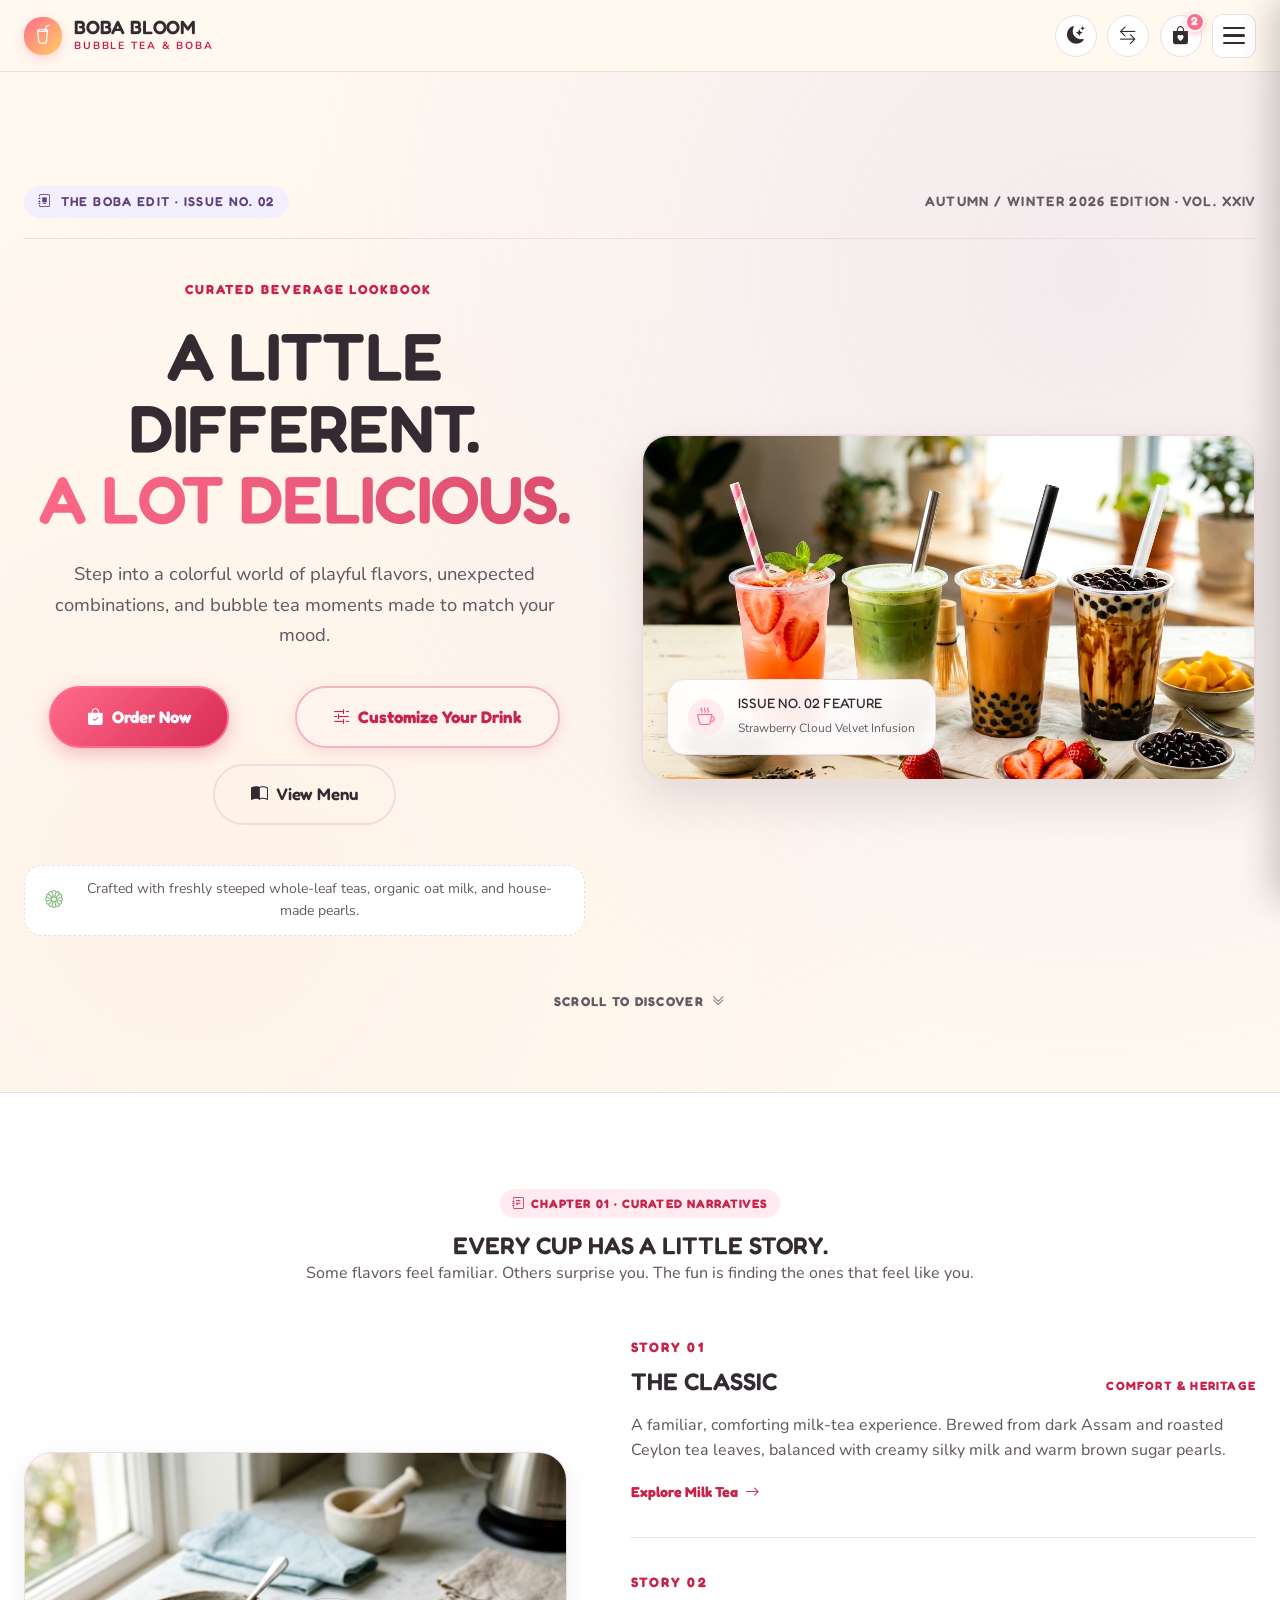
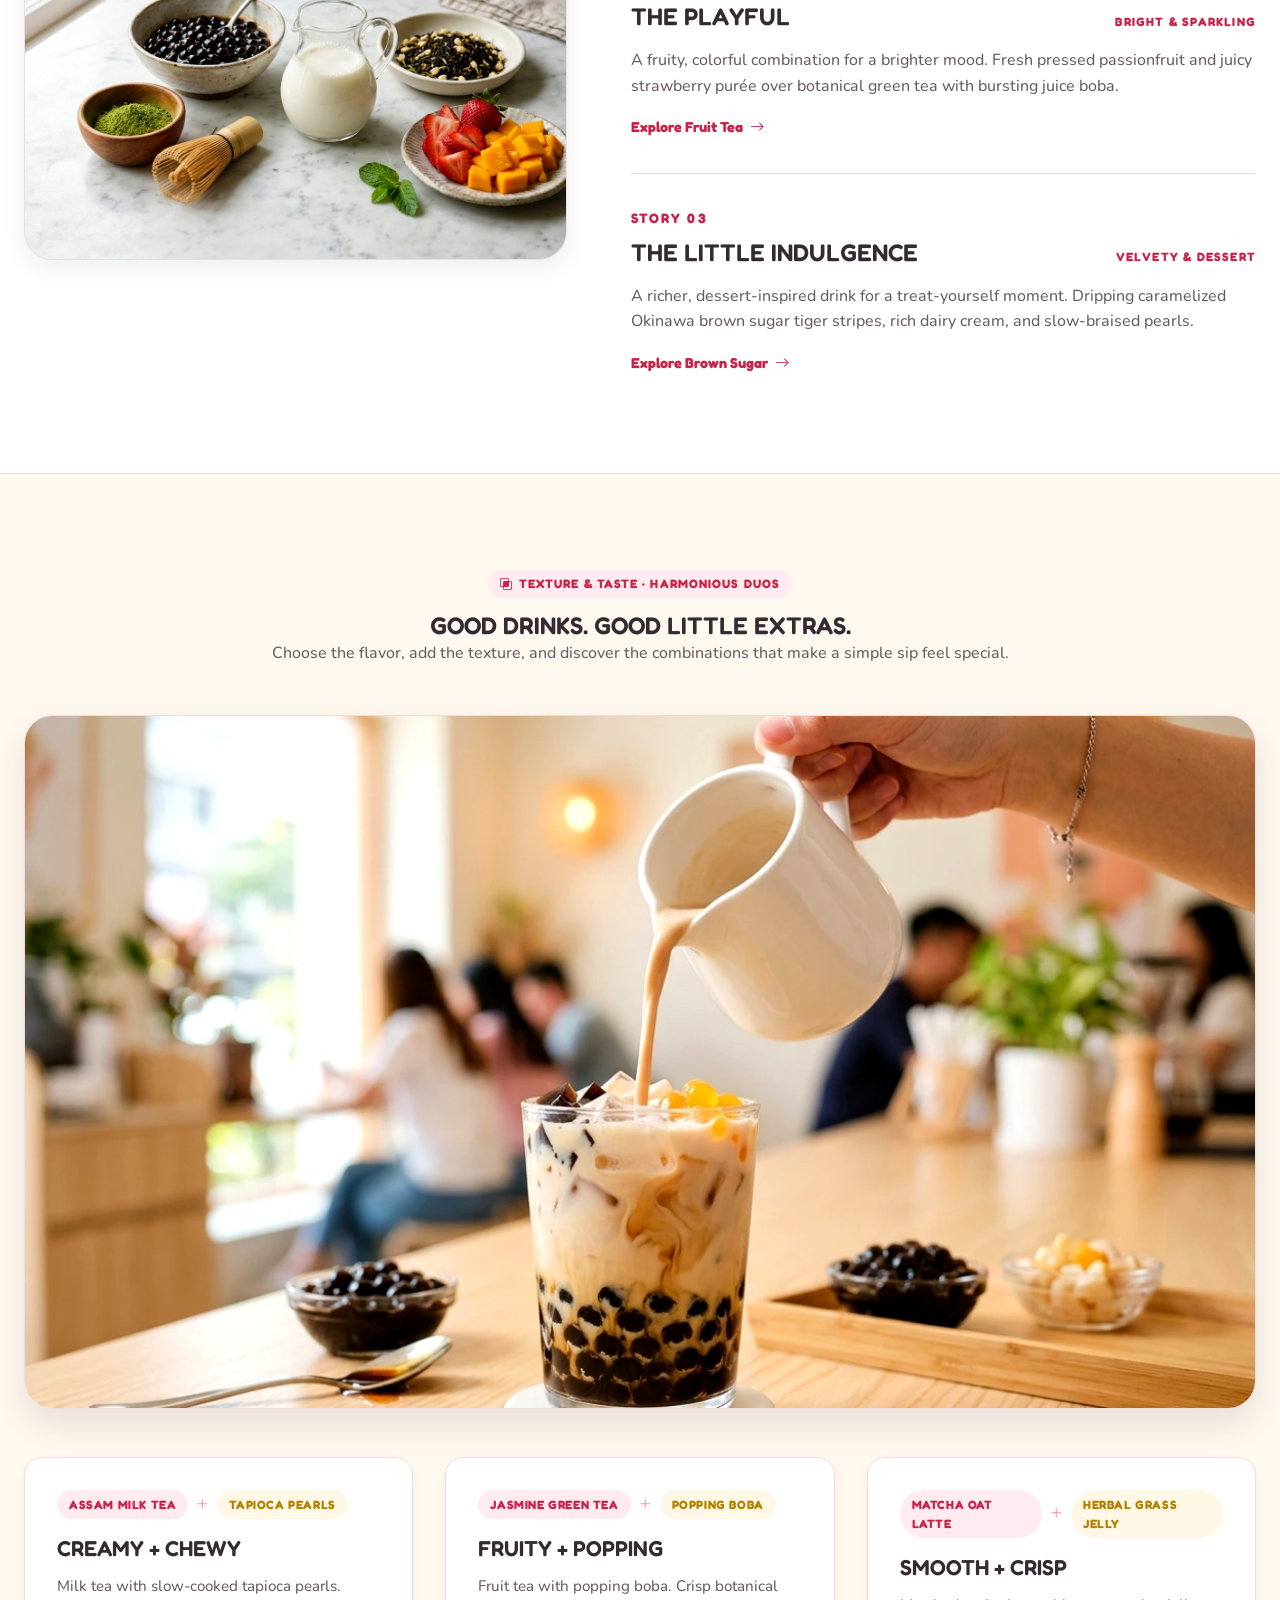
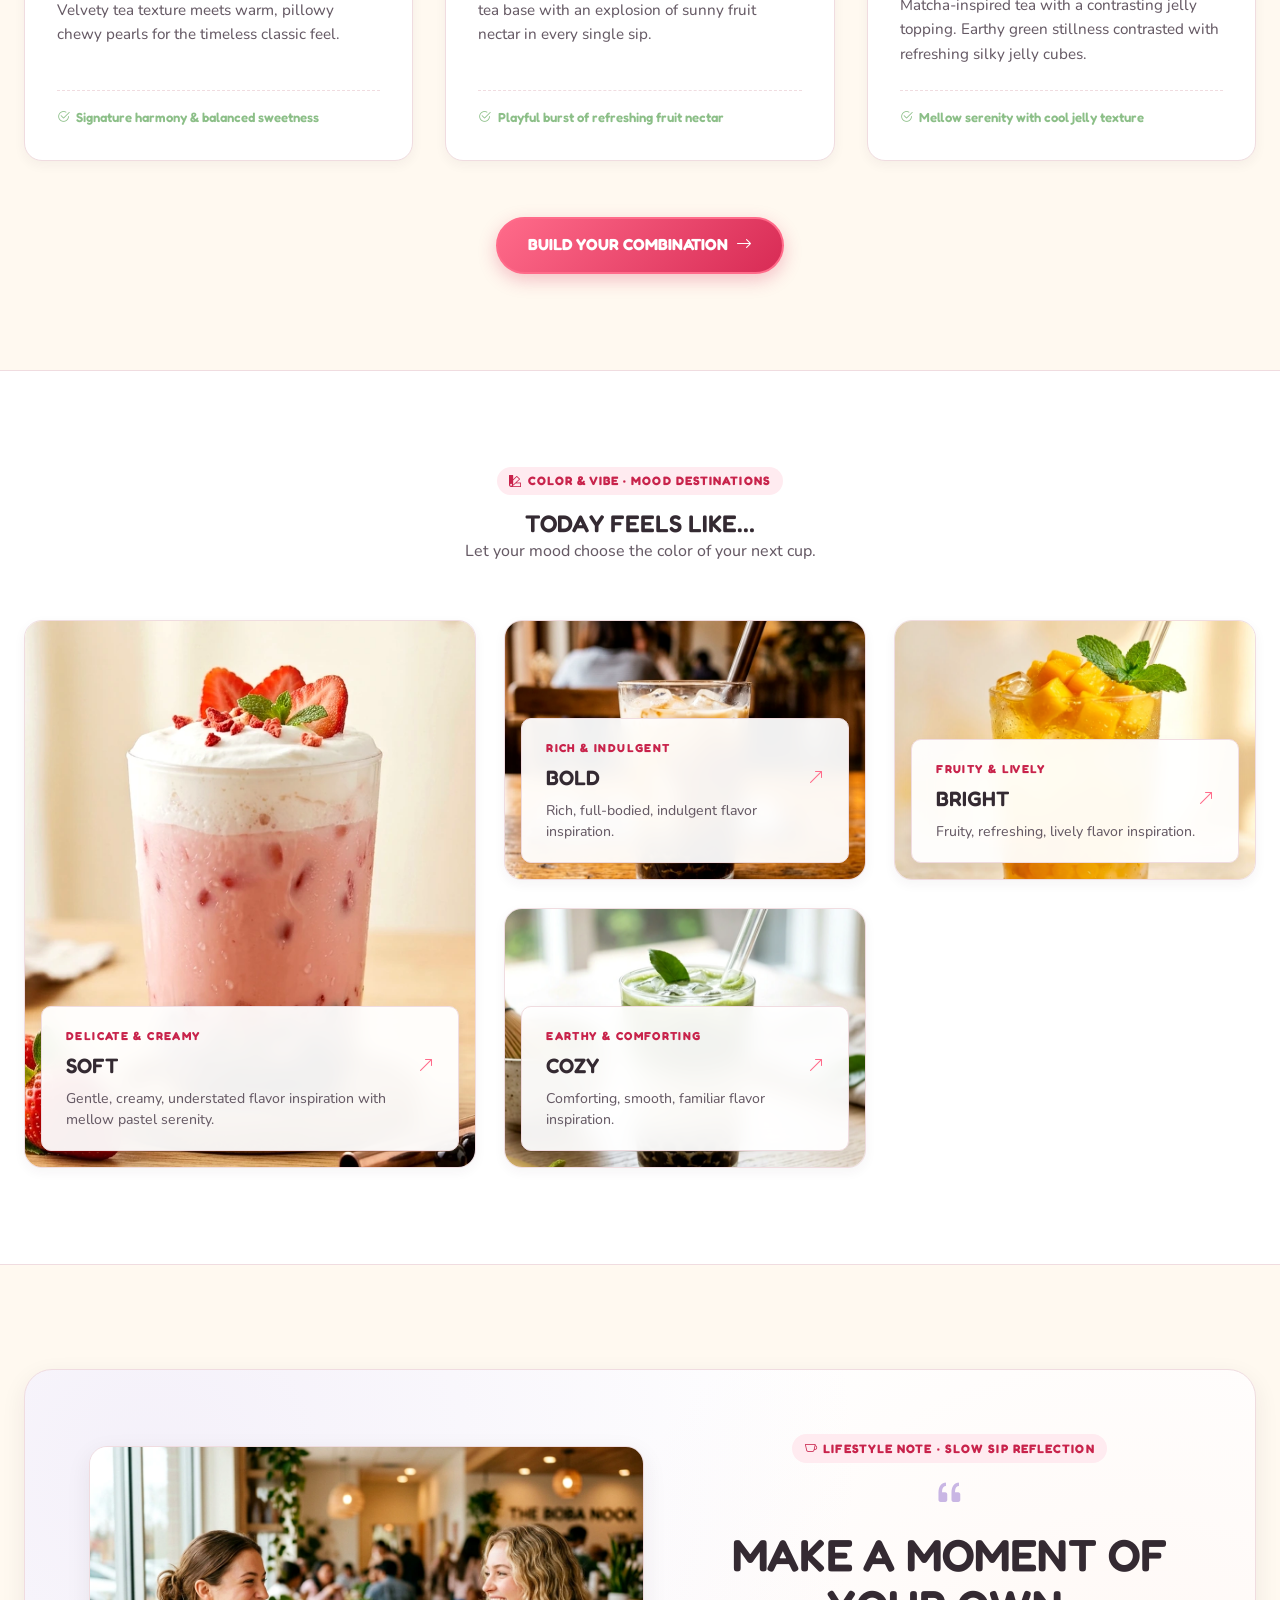
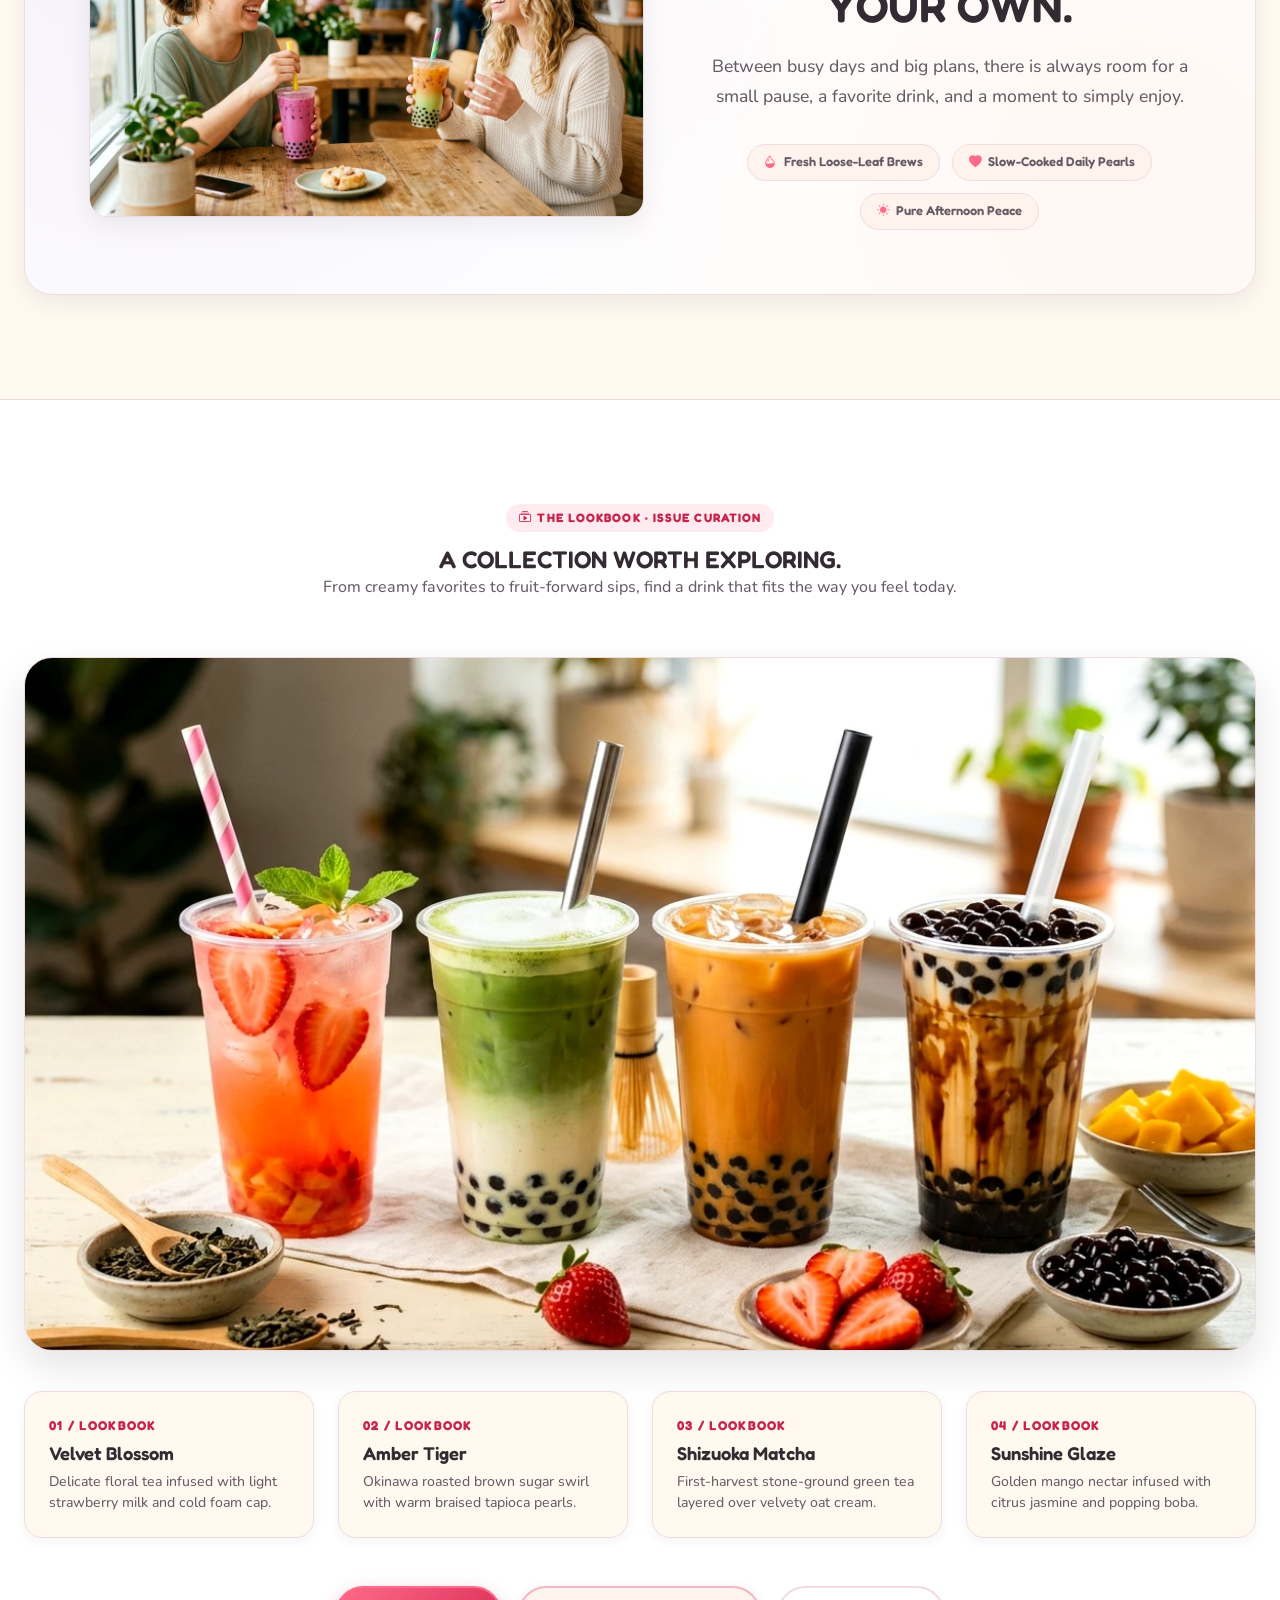
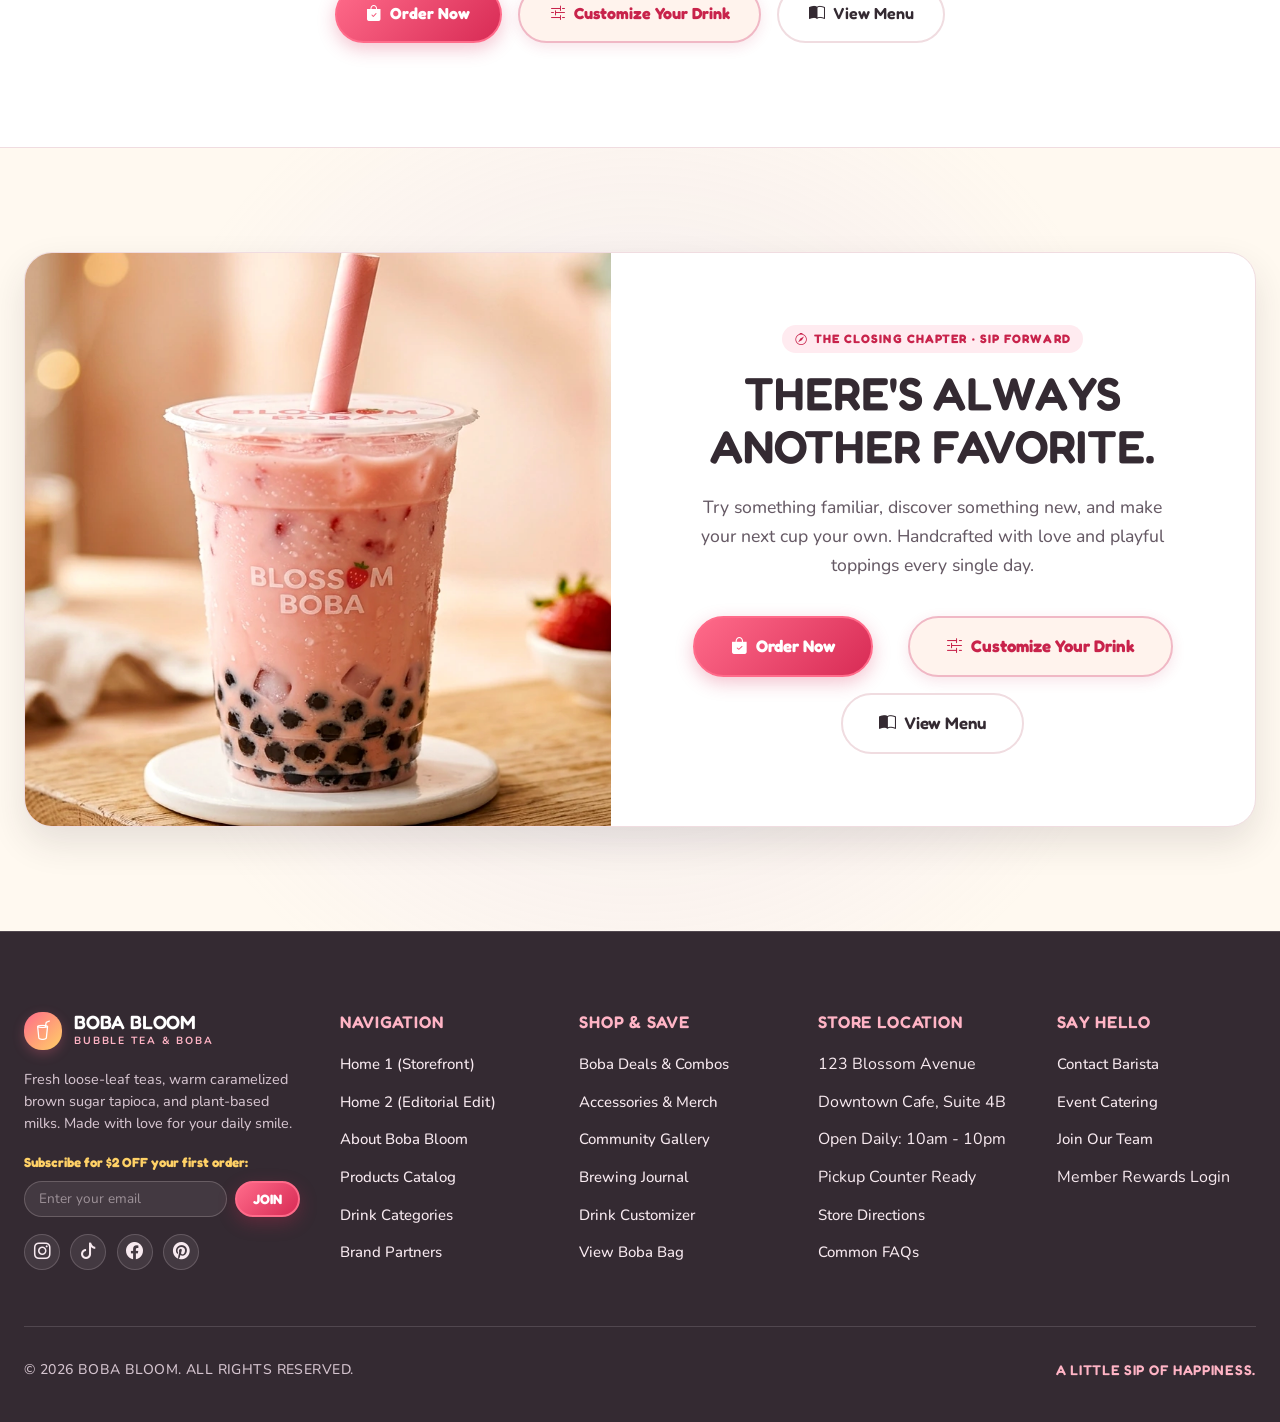
<file: home2.html>
<!DOCTYPE html>
<html lang="en" dir="ltr" data-theme="light">
<head>
  <meta charset="UTF-8">
  <meta name="viewport" content="width=device-width, initial-scale=1.0">
  <title>THE BOBA EDIT — Issue No. 02 | BOBA BLOOM Bubble Tea & Boba</title>
  <meta name="description" content="Step into The Boba Edit by Boba Bloom. An editorial beverage lookbook featuring playful flavors, unexpected pairings, and bubble tea made to match your mood.">

  <!-- Favicon -->
  <link rel="icon" type="image/svg+xml" href="assets/images/favicon.svg">
  <link rel="icon" type="image/png" sizes="32x32" href="assets/images/favicon.png">
  <link rel="apple-touch-icon" href="assets/images/favicon.png">

  <!-- Instant Theme & Direction initialization to prevent layout/color flash -->
  <script>
    (function () {
      try {
        const savedTheme = localStorage.getItem('boba_bloom_theme');
        if (savedTheme) {
          document.documentElement.setAttribute('data-theme', savedTheme);
        } else if (window.matchMedia && window.matchMedia('(prefers-color-scheme: dark)').matches) {
          document.documentElement.setAttribute('data-theme', 'dark');
        }
        const savedDir = localStorage.getItem('boba_bloom_dir');
        if (savedDir) {
          document.documentElement.setAttribute('dir', savedDir);
          document.documentElement.setAttribute('lang', savedDir === 'rtl' ? 'ar' : 'en');
        }
      } catch (e) {}
    })();
  </script>

  <!-- Google Fonts: Fredoka & Nunito -->
  <link rel="preconnect" href="https://fonts.googleapis.com">
  <link rel="preconnect" href="https://fonts.gstatic.com" crossorigin>
  <link href="https://fonts.googleapis.com/css2?family=Fredoka:wght@400;500;600;700&family=Nunito:ital,wght@0,400;0,500;0,600;0,700;1,400;1,500&display=swap" rel="stylesheet">

  <!-- Bootstrap Icons -->
  <link rel="stylesheet" href="https://cdn.jsdelivr.net/npm/bootstrap-icons@1.11.3/font/bootstrap-icons.min.css">

  <!-- Stylesheets -->
  <link rel="stylesheet" href="assets/css/style.css">
  <link rel="stylesheet" href="assets/css/cart.css">
  <link rel="stylesheet" href="assets/css/pages/home2.css">
  <link rel="stylesheet" href="assets/css/responsive.css">
</head>
<body class="home2-page">

  <!-- ========================================================================
       GLOBAL NAVBAR (100% RULE COMPLIANT)
       Desktop (1281px+): Logo | All Menus | Dark | RTL | Login
       Tablet (768px - 1280px): Logo | Dark | RTL | Hamburger
       Mobile (Below 768px): Logo | Dark | RTL | Hamburger
       ======================================================================== -->
  <header class="boba-navbar" role="banner">
    <div class="boba-container boba-navbar-inner">
      
      <!-- Brand Logo -->
      <a href="index.html" class="boba-brand" aria-label="Boba Bloom Homepage">
        <div class="boba-logo-icon" aria-hidden="true">
          <i class="bi bi-cup-straw"></i>
        </div>
        <div class="boba-brand-text">
          <span class="boba-brand-name">BOBA BLOOM</span>
          <span class="boba-brand-descriptor">BUBBLE TEA & BOBA</span>
        </div>
      </a>

      <!-- Desktop Navigation Menu (1281px+) - Contains ALL Menus -->
      <nav class="boba-nav-menu" aria-label="Primary Navigation">
        <!-- Home Dropdown -->
        <div class="boba-nav-dropdown">
          <a href="home2.html" class="boba-nav-link active" aria-haspopup="true" aria-expanded="false">
            <span>HOME</span>
            <i class="bi bi-chevron-down" style="font-size: 0.72rem;" aria-hidden="true"></i>
          </a>
          <div class="boba-dropdown-menu" role="menu">
            <a href="index.html" class="boba-dropdown-link" role="menuitem">Home 1</a>
            <a href="home2.html" class="boba-dropdown-link active" role="menuitem" aria-current="page">Home 2</a>
          </div>
        </div>

        <a href="about.html" class="boba-nav-link">ABOUT</a>
        <a href="index.html#products" class="boba-nav-link">PRODUCTS</a>
        <a href="index.html#categories" class="boba-nav-link">CATEGORIES</a>
        <a href="index.html#brands" class="boba-nav-link">BRANDS</a>
        <a href="index.html#deals" class="boba-nav-link">DEALS</a>
        <a href="index.html#accessories" class="boba-nav-link">ACCESSORIES</a>
        <a href="index.html#gallery" class="boba-nav-link">GALLERY</a>
        <a href="blog.html" class="boba-nav-link">BLOG</a>
        <a href="contact.html" class="boba-nav-link">CONTACT</a>
      </nav>

      <!-- Right Side Controls & Actions -->
      <div class="boba-nav-controls">
        
        <!-- Dark Mode Toggle Button -->
        <button type="button" class="boba-icon-btn theme-toggle-btn" aria-label="Toggle dark mode" title="Toggle dark mode">
          <i class="bi bi-moon-stars-fill" aria-hidden="true"></i>
        </button>

        <!-- RTL / LTR Direction Toggle Button -->
        <button type="button" class="boba-icon-btn rtl-toggle-btn" aria-label="Toggle text direction" title="RTL / LTR Toggle">
          <i class="bi bi-arrow-left-right" aria-hidden="true"></i>
        </button>

        <!-- Shopping Cart Trigger Button with Live Counter Badge -->
        <button type="button" class="boba-icon-btn boba-cart-btn" aria-label="Open Shopping Bag" title="Shopping Bag">
          <i class="bi bi-bag-heart-fill" aria-hidden="true"></i>
          <span class="boba-cart-badge" id="navbar-cart-count">2</span>
        </button>

        <!-- Desktop Login Button (1281px+) -->
        <button type="button" class="boba-btn boba-btn-dark boba-navbar-login boba-login-btn">
          <i class="bi bi-person-circle" aria-hidden="true"></i>
          <span>LOGIN</span>
        </button>

        <!-- Mobile & Tablet Hamburger Button (<= 1280px) -->
        <button type="button" class="boba-hamburger-btn" aria-label="Open navigation menu" aria-expanded="false" aria-controls="mobile-drawer">
          <span></span>
          <span></span>
          <span></span>
        </button>

      </div>

    </div>
  </header>

  <!-- ========================================================================
       MOBILE & TABLET DRAWER MENU (100% RULE COMPLIANT)
       Must contain ALL navigation items, Dark mode toggle, RTL toggle, & Login button
       ======================================================================== -->
  <div class="boba-drawer-backdrop" aria-hidden="true"></div>
  
  <aside id="mobile-drawer" class="boba-drawer" aria-label="Mobile Navigation Drawer" aria-hidden="true">
    <div class="boba-drawer-header">
      <a href="index.html" class="boba-brand" aria-label="Boba Bloom Homepage">
        <div class="boba-logo-icon" aria-hidden="true">
          <i class="bi bi-cup-straw"></i>
        </div>
        <div class="boba-brand-text">
          <span class="boba-brand-name">BOBA BLOOM</span>
          <span class="boba-brand-descriptor">BUBBLE TEA & BOBA</span>
        </div>
      </a>
      <button type="button" class="boba-drawer-close" aria-label="Close navigation menu">
        <i class="bi bi-x-lg" aria-hidden="true"></i>
      </button>
    </div>

    <div class="boba-drawer-body">
      <nav class="boba-drawer-nav" aria-label="Mobile Menu Links">
        <!-- Home Dropdown -->
        <div class="boba-drawer-dropdown is-expanded">
          <button type="button" class="boba-drawer-link boba-drawer-dropdown-btn active" aria-expanded="true">
            <span class="drawer-link-inner">
              <i class="bi bi-house-door" aria-hidden="true"></i>
              <span>Home</span>
            </span>
            <i class="bi bi-chevron-down drawer-chevron" aria-hidden="true"></i>
          </button>
          <div class="boba-drawer-submenu">
            <a href="index.html" class="boba-drawer-sublink">
              <i class="bi bi-cup-straw" aria-hidden="true"></i>
              <span>Home 1</span>
            </a>
            <a href="home2.html" class="boba-drawer-sublink active" aria-current="page">
              <i class="bi bi-journal-album" aria-hidden="true"></i>
              <span>Home 2</span>
            </a>
          </div>
        </div>

        <!-- About -->
        <a href="about.html" class="boba-drawer-link">
          <span class="drawer-link-inner">
            <i class="bi bi-info-circle" aria-hidden="true"></i>
            <span>About</span>
          </span>
          <i class="bi bi-chevron-right" aria-hidden="true"></i>
        </a>

        <!-- Products -->
        <a href="index.html#products" class="boba-drawer-link">
          <span class="drawer-link-inner">
            <i class="bi bi-cup-hot" aria-hidden="true"></i>
            <span>Products</span>
          </span>
          <i class="bi bi-chevron-right" aria-hidden="true"></i>
        </a>

        <!-- Categories -->
        <a href="index.html#categories" class="boba-drawer-link">
          <span class="drawer-link-inner">
            <i class="bi bi-grid-fill" aria-hidden="true"></i>
            <span>Categories</span>
          </span>
          <i class="bi bi-chevron-right" aria-hidden="true"></i>
        </a>

        <!-- Brands -->
        <a href="index.html#brands" class="boba-drawer-link">
          <span class="drawer-link-inner">
            <i class="bi bi-patch-check" aria-hidden="true"></i>
            <span>Brands</span>
          </span>
          <i class="bi bi-chevron-right" aria-hidden="true"></i>
        </a>

        <!-- Deals -->
        <a href="index.html#deals" class="boba-drawer-link">
          <span class="drawer-link-inner">
            <i class="bi bi-tag" aria-hidden="true"></i>
            <span>Deals</span>
          </span>
          <i class="bi bi-chevron-right" aria-hidden="true"></i>
        </a>

        <!-- Accessories -->
        <a href="index.html#accessories" class="boba-drawer-link">
          <span class="drawer-link-inner">
            <i class="bi bi-gem" aria-hidden="true"></i>
            <span>Accessories</span>
          </span>
          <i class="bi bi-chevron-right" aria-hidden="true"></i>
        </a>

        <!-- Gallery -->
        <a href="index.html#gallery" class="boba-drawer-link">
          <span class="drawer-link-inner">
            <i class="bi bi-images" aria-hidden="true"></i>
            <span>Gallery</span>
          </span>
          <i class="bi bi-chevron-right" aria-hidden="true"></i>
        </a>

        <!-- Blog -->
        <a href="blog.html" class="boba-drawer-link">
          <span class="drawer-link-inner">
            <i class="bi bi-journal-text" aria-hidden="true"></i>
            <span>Blog</span>
          </span>
          <i class="bi bi-chevron-right" aria-hidden="true"></i>
        </a>

        <!-- Contact -->
        <a href="contact.html" class="boba-drawer-link">
          <span class="drawer-link-inner">
            <i class="bi bi-envelope" aria-hidden="true"></i>
            <span>Contact</span>
          </span>
          <i class="bi bi-chevron-right" aria-hidden="true"></i>
        </a>
      </nav>

      <!-- Drawer Divider Line -->
      <div class="boba-drawer-divider"></div>

      <!-- Theme & Direction Controls inside Drawer -->
      <div class="boba-drawer-controls">
        <span class="boba-drawer-controls-label">Theme &amp; Direction</span>
        <div class="boba-drawer-toggle-group">
          <button type="button" class="boba-icon-btn theme-toggle-btn" aria-label="Toggle dark mode" title="Toggle dark mode">
            <i class="bi bi-moon-stars-fill" aria-hidden="true"></i>
          </button>
          <button type="button" class="boba-icon-btn rtl-toggle-btn" aria-label="Toggle text direction" title="RTL / LTR Toggle">
            <i class="bi bi-arrow-left-right" aria-hidden="true"></i>
          </button>
        </div>
      </div>

      <!-- Drawer Login Button -->
      <div class="boba-drawer-footer">
        <button type="button" class="boba-btn boba-btn-dark boba-drawer-login-btn boba-login-btn" style="width: 100%;">
          <i class="bi bi-person-circle" aria-hidden="true"></i>
          <span>LOGIN</span>
        </button>
      </div>

    </div>
  </aside>

  <!-- ========================================================================
       MAIN CONTENT (EXACTLY SEVEN UNIQUE EDITORIAL SECTIONS)
       ======================================================================== -->
  <main id="main-content">

    <!-- ----------------------------------------------------------------------
         SECTION 1 — THE BOBA EDIT: A NEW KIND OF COVER
         ---------------------------------------------------------------------- -->
    <section class="home2-cover-section" aria-labelledby="cover-heading">
      <div class="boba-container cover-container">
        
        <!-- Top Editorial Meta Line -->
        <div class="cover-meta-bar">
          <div class="cover-meta-badge">
            <i class="bi bi-journal-album" aria-hidden="true"></i>
            <span>THE BOBA EDIT · ISSUE NO. 02</span>
          </div>
          <div class="cover-meta-details">
            <span>AUTUMN / WINTER 2026 EDITION · VOL. XXIV</span>
          </div>
        </div>

        <!-- Asymmetric Editorial Hero Grid -->
        <div class="cover-grid">
          
          <!-- Editorial Typography & CTA Panel -->
          <div class="cover-text-panel">
            <div class="cover-issue-tag">
              <i class="bi bi-sparkles" aria-hidden="true"></i>
              <span>CURATED BEVERAGE LOOKBOOK</span>
            </div>

            <h1 id="cover-heading" class="cover-title">
              A LITTLE DIFFERENT. <br>
              <span class="cover-accent">A LOT DELICIOUS.</span>
            </h1>

            <p class="cover-desc">
              Step into a colorful world of playful flavors, unexpected combinations, and bubble tea moments made to match your mood.
            </p>

            <div class="cover-cta-group">
              <a href="index.html#products" class="boba-btn boba-btn-primary boba-btn-lg">
                <i class="bi bi-bag-check-fill" aria-hidden="true"></i>
                <span>Order Now</span>
              </a>
              <a href="customize.html" class="boba-btn boba-btn-secondary boba-btn-lg">
                <i class="bi bi-sliders2" aria-hidden="true"></i>
                <span>Customize Your Drink</span>
              </a>
              <a href="menu.html" class="boba-btn boba-btn-outline boba-btn-lg">
                <i class="bi bi-book-half" aria-hidden="true"></i>
                <span>View Menu</span>
              </a>
            </div>

            <div class="cover-curation-note">
              <i class="bi bi-flower1" aria-hidden="true"></i>
              <span>Crafted with freshly steeped whole-leaf teas, organic oat milk, and house-made pearls.</span>
            </div>
          </div>

          <!-- Editorial Photography Frame -->
          <div class="cover-media-wrap">
            <div class="cover-media-frame">
              <img src="assets/images/home2/home2-cover.webp" 
                   alt="Editorial magazine cover featuring an artisanal handcrafted strawberry milk tea with slow-cooked tapioca pearls on a pastel table" 
                   width="1200" 
                   height="675" 
                   loading="eager" 
                   fetchpriority="high">
              
              <div class="cover-float-badge">
                <div class="cover-badge-icon">
                  <i class="bi bi-cup-hot" aria-hidden="true"></i>
                </div>
                <div class="cover-badge-text">
                  <strong>ISSUE NO. 02 FEATURE</strong>
                  <span>Strawberry Cloud Velvet Infusion</span>
                </div>
              </div>
            </div>
          </div>

        </div>

        <!-- Editorial Scroll Indicator -->
        <a href="#flavor-stories" class="cover-scroll-indicator" aria-label="Scroll down to flavor stories">
          <span>SCROLL TO DISCOVER</span>
          <i class="bi bi-chevron-double-down" aria-hidden="true"></i>
        </a>

      </div>
    </section>

    <!-- ----------------------------------------------------------------------
         SECTION 2 — FLAVOR STORIES
         ---------------------------------------------------------------------- -->
    <section id="flavor-stories" class="flavor-stories-section" aria-labelledby="stories-heading">
      <div class="boba-container">
        
        <header class="section-header-center">
          <div class="boba-eyebrow">
            <i class="bi bi-journal-text" aria-hidden="true"></i>
            <span>CHAPTER 01 · CURATED NARRATIVES</span>
          </div>
          <h2 id="stories-heading" class="section-title">EVERY CUP HAS A LITTLE STORY.</h2>
          <p class="section-subtitle">
            Some flavors feel familiar. Others surprise you. The fun is finding the ones that feel like you.
          </p>
        </header>

        <div class="stories-editorial-grid">
          
          <!-- Story Feature Photographic Artwork -->
          <div class="stories-media-card">
            <img src="assets/images/home2/home2-editorial.webp" 
                 alt="Three distinct handcrafted bubble teas arranged artfully with fresh mint leaves and whole tea leaves" 
                 width="1200" 
                 height="800" 
                 loading="lazy">
          </div>

          <!-- Story Text Narratives -->
          <div class="stories-list">
            
            <!-- Story 1: The Classic -->
            <article class="story-item">
              <span class="editorial-number">STORY 01</span>
              <div class="story-header">
                <h3 class="story-title">THE CLASSIC</h3>
                <span class="story-tag">COMFORT & HERITAGE</span>
              </div>
              <p class="story-desc">
                A familiar, comforting milk-tea experience. Brewed from dark Assam and roasted Ceylon tea leaves, balanced with creamy silky milk and warm brown sugar pearls.
              </p>
              <a href="menu.html#milk-tea" class="story-link">
                <span>Explore Milk Tea</span>
                <i class="bi bi-arrow-right" aria-hidden="true"></i>
              </a>
            </article>

            <!-- Story 2: The Playful -->
            <article class="story-item">
              <span class="editorial-number">STORY 02</span>
              <div class="story-header">
                <h3 class="story-title">THE PLAYFUL</h3>
                <span class="story-tag">BRIGHT & SPARKLING</span>
              </div>
              <p class="story-desc">
                A fruity, colorful combination for a brighter mood. Fresh pressed passionfruit and juicy strawberry purée over botanical green tea with bursting juice boba.
              </p>
              <a href="menu.html#fruit-tea" class="story-link">
                <span>Explore Fruit Tea</span>
                <i class="bi bi-arrow-right" aria-hidden="true"></i>
              </a>
            </article>

            <!-- Story 3: The Little Indulgence -->
            <article class="story-item">
              <span class="editorial-number">STORY 03</span>
              <div class="story-header">
                <h3 class="story-title">THE LITTLE INDULGENCE</h3>
                <span class="story-tag">VELVETY & DESSERT</span>
              </div>
              <p class="story-desc">
                A richer, dessert-inspired drink for a treat-yourself moment. Dripping caramelized Okinawa brown sugar tiger stripes, rich dairy cream, and slow-braised pearls.
              </p>
              <a href="menu.html#brown-sugar" class="story-link">
                <span>Explore Brown Sugar</span>
                <i class="bi bi-arrow-right" aria-hidden="true"></i>
              </a>
            </article>

          </div>

        </div>

      </div>
    </section>

    <!-- ----------------------------------------------------------------------
         SECTION 3 — THE PERFECT PAIRING
         ---------------------------------------------------------------------- -->
    <section id="perfect-pairing" class="perfect-pairing-section" aria-labelledby="pairing-heading">
      <div class="boba-container">
        
        <header class="section-header-center">
          <div class="boba-eyebrow">
            <i class="bi bi-intersect" aria-hidden="true"></i>
            <span>TEXTURE & TASTE · HARMONIOUS DUOS</span>
          </div>
          <h2 id="pairing-heading" class="section-title">GOOD DRINKS. GOOD LITTLE EXTRAS.</h2>
          <p class="section-subtitle">
            Choose the flavor, add the texture, and discover the combinations that make a simple sip feel special.
          </p>
        </header>

        <!-- Wide Tabletop Photographic Feature -->
        <div class="pairing-media-wrapper">
          <img src="assets/images/home2/home2-pairing.webp" 
               alt="Overhead tabletop editorial composition of freshly brewed boba drinks, small ceramic bowls of tapioca pearls, and fresh fruit slices" 
               width="1200" 
               height="800" 
               loading="lazy">
        </div>

        <!-- 3 Pairing Detail Cards -->
        <div class="pairing-cards-grid">
          
          <!-- Pairing 1 -->
          <article class="pairing-card">
            <div class="pairing-badge-combo">
              <span class="pairing-pill pill-base">Assam Milk Tea</span>
              <i class="bi bi-plus-lg" style="font-size: 0.8rem; color: var(--color-pink);"></i>
              <span class="pairing-pill pill-topping">Tapioca Pearls</span>
            </div>
            <h3>CREAMY + CHEWY</h3>
            <p>
              Milk tea with slow-cooked tapioca pearls. Velvety tea texture meets warm, pillowy chewy pearls for the timeless classic feel.
            </p>
            <div class="pairing-card-footer">
              <i class="bi bi-check2-circle" aria-hidden="true"></i>
              <span>Signature harmony & balanced sweetness</span>
            </div>
          </article>

          <!-- Pairing 2 -->
          <article class="pairing-card">
            <div class="pairing-badge-combo">
              <span class="pairing-pill pill-base">Jasmine Green Tea</span>
              <i class="bi bi-plus-lg" style="font-size: 0.8rem; color: var(--color-pink);"></i>
              <span class="pairing-pill pill-topping">Popping Boba</span>
            </div>
            <h3>FRUITY + POPPING</h3>
            <p>
              Fruit tea with popping boba. Crisp botanical tea base with an explosion of sunny fruit nectar in every single sip.
            </p>
            <div class="pairing-card-footer">
              <i class="bi bi-check2-circle" aria-hidden="true"></i>
              <span>Playful burst of refreshing fruit nectar</span>
            </div>
          </article>

          <!-- Pairing 3 -->
          <article class="pairing-card">
            <div class="pairing-badge-combo">
              <span class="pairing-pill pill-base">Matcha Oat Latte</span>
              <i class="bi bi-plus-lg" style="font-size: 0.8rem; color: var(--color-pink);"></i>
              <span class="pairing-pill pill-topping">Herbal Grass Jelly</span>
            </div>
            <h3>SMOOTH + CRISP</h3>
            <p>
              Matcha-inspired tea with a contrasting jelly topping. Earthy green stillness contrasted with refreshing silky jelly cubes.
            </p>
            <div class="pairing-card-footer">
              <i class="bi bi-check2-circle" aria-hidden="true"></i>
              <span>Mellow serenity with cool jelly texture</span>
            </div>
          </article>

        </div>

        <div class="pairing-bottom-cta">
          <a href="contact.html#contact-form" class="boba-btn boba-btn-primary">
            <span>BUILD YOUR COMBINATION</span>
            <i class="bi bi-arrow-right" aria-hidden="true"></i>
          </a>
        </div>

      </div>
    </section>

    <!-- ----------------------------------------------------------------------
         SECTION 4 — PICK YOUR MOOD
         ---------------------------------------------------------------------- -->
    <section id="pick-your-mood" class="pick-mood-section" aria-labelledby="mood-heading">
      <div class="boba-container">
        
        <header class="section-header-center">
          <div class="boba-eyebrow">
            <i class="bi bi-palette2" aria-hidden="true"></i>
            <span>COLOR & VIBE · MOOD DESTINATIONS</span>
          </div>
          <h2 id="mood-heading" class="section-title">TODAY FEELS LIKE…</h2>
          <p class="section-subtitle">
            Let your mood choose the color of your next cup.
          </p>
        </header>

        <!-- Magazine Asymmetrical Image Grid -->
        <div class="mood-asymmetric-grid">
          
          <!-- Destination 1: SOFT (Featured large item) -->
          <a href="menu.html#milk-tea" class="mood-card mood-card-feature" aria-label="Explore Soft mood - Gentle and creamy flavor inspiration">
            <img src="assets/images/home2/home2-mood-soft.webp" 
                 alt="Soft mood beverage inspiration: delicate pastel taro and lavender milk tea with pearls" 
                 width="800" 
                 height="800" 
                 loading="lazy">
            <div class="mood-overlay-panel">
              <span class="mood-tag">DELICATE & CREAMY</span>
              <div class="mood-title">
                <span>SOFT</span>
                <i class="bi bi-arrow-up-right" aria-hidden="true"></i>
              </div>
              <p class="mood-desc">
                Gentle, creamy, understated flavor inspiration with mellow pastel serenity.
              </p>
            </div>
          </a>

          <!-- Destination 2: BOLD -->
          <a href="menu.html#brown-sugar" class="mood-card" aria-label="Explore Bold mood - Rich and full-bodied flavor inspiration">
            <img src="assets/images/home2/home2-mood-bold.webp" 
                 alt="Bold mood beverage inspiration: rich brown sugar tiger milk tea with roasted notes" 
                 width="800" 
                 height="800" 
                 loading="lazy">
            <div class="mood-overlay-panel">
              <span class="mood-tag">RICH & INDULGENT</span>
              <div class="mood-title">
                <span>BOLD</span>
                <i class="bi bi-arrow-up-right" aria-hidden="true"></i>
              </div>
              <p class="mood-desc">
                Rich, full-bodied, indulgent flavor inspiration.
              </p>
            </div>
          </a>

          <!-- Destination 3: BRIGHT -->
          <a href="menu.html#fruit-tea" class="mood-card" aria-label="Explore Bright mood - Fruity and refreshing flavor inspiration">
            <img src="assets/images/home2/home2-mood-bright.webp" 
                 alt="Bright mood beverage inspiration: sparkling tropical mango and passionfruit tea" 
                 width="800" 
                 height="800" 
                 loading="lazy">
            <div class="mood-overlay-panel">
              <span class="mood-tag">FRUITY & LIVELY</span>
              <div class="mood-title">
                <span>BRIGHT</span>
                <i class="bi bi-arrow-up-right" aria-hidden="true"></i>
              </div>
              <p class="mood-desc">
                Fruity, refreshing, lively flavor inspiration.
              </p>
            </div>
          </a>

          <!-- Destination 4: COZY -->
          <a href="menu.html#matcha" class="mood-card" aria-label="Explore Cozy mood - Comforting and smooth flavor inspiration">
            <img src="assets/images/home2/home2-mood-cozy.webp" 
                 alt="Cozy mood beverage inspiration: smooth ceremonial matcha green tea with creamy oat layer" 
                 width="800" 
                 height="800" 
                 loading="lazy">
            <div class="mood-overlay-panel">
              <span class="mood-tag">EARTHY & COMFORTING</span>
              <div class="mood-title">
                <span>COZY</span>
                <i class="bi bi-arrow-up-right" aria-hidden="true"></i>
              </div>
              <p class="mood-desc">
                Comforting, smooth, familiar flavor inspiration.
              </p>
            </div>
          </a>

        </div>

      </div>
    </section>

    <!-- ----------------------------------------------------------------------
         SECTION 5 — THE LITTLE PAUSE
         ---------------------------------------------------------------------- -->
    <section class="little-pause-section" aria-labelledby="pause-heading">
      <div class="boba-container">
        
        <div class="pause-editorial-box">
          
          <!-- Lifestyle Artwork -->
          <div class="pause-media-wrap">
            <img src="assets/images/home2/home2-moment.webp" 
                 alt="Young person peacefully enjoying an iced handcrafted bubble tea drink near a sunlit cafe window" 
                 width="1200" 
                 height="800" 
                 loading="lazy">
          </div>

          <!-- Editorial Text & Sensory Accents -->
          <div class="pause-content">
            <div class="boba-eyebrow">
              <i class="bi bi-cup" aria-hidden="true"></i>
              <span>LIFESTYLE NOTE · SLOW SIP REFLECTION</span>
            </div>

            <div class="pause-quote-icon">
              <i class="bi bi-quote" aria-hidden="true"></i>
            </div>

            <h2 id="pause-heading" class="pause-title">
              MAKE A MOMENT OF YOUR OWN.
            </h2>

            <p class="pause-desc">
              Between busy days and big plans, there is always room for a small pause, a favorite drink, and a moment to simply enjoy.
            </p>

            <div class="pause-sensory-chips">
              <div class="sensory-chip">
                <i class="bi bi-droplet-half" aria-hidden="true"></i>
                <span>Fresh Loose-Leaf Brews</span>
              </div>
              <div class="sensory-chip">
                <i class="bi bi-heart-fill" aria-hidden="true"></i>
                <span>Slow-Cooked Daily Pearls</span>
              </div>
              <div class="sensory-chip">
                <i class="bi bi-sun-fill" aria-hidden="true"></i>
                <span>Pure Afternoon Peace</span>
              </div>
            </div>
          </div>

        </div>

      </div>
    </section>

    <!-- ----------------------------------------------------------------------
         SECTION 6 — THE BOBA COLLECTION
         ---------------------------------------------------------------------- -->
    <section id="the-collection" class="boba-collection-section" aria-labelledby="collection-heading">
      <div class="boba-container">
        
        <header class="section-header-center">
          <div class="boba-eyebrow">
            <i class="bi bi-collection-play" aria-hidden="true"></i>
            <span>THE LOOKBOOK · ISSUE CURATION</span>
          </div>
          <h2 id="collection-heading" class="section-title">A COLLECTION WORTH EXPLORING.</h2>
          <p class="section-subtitle">
            From creamy favorites to fruit-forward sips, find a drink that fits the way you feel today.
          </p>
        </header>

        <!-- Art-Directed Photographic Showcase -->
        <div class="collection-curated-showcase">
          
          <div class="collection-media-canvas">
            <img src="assets/images/home2/home2-collection.webp" 
                 alt="Wide curated photographic collection of handcrafted bubble tea cups in pastel hues arranged on minimalist display pedestals" 
                 width="1200" 
                 height="675" 
                 loading="lazy">
          </div>

          <!-- Editorial Annotations Around Composition -->
          <div class="collection-annotations-grid">
            
            <div class="collection-annotation-card">
              <span class="annotation-num">01 / LOOKBOOK</span>
              <h3 class="annotation-name">Velvet Blossom</h3>
              <p class="annotation-note">Delicate floral tea infused with light strawberry milk and cold foam cap.</p>
            </div>

            <div class="collection-annotation-card">
              <span class="annotation-num">02 / LOOKBOOK</span>
              <h3 class="annotation-name">Amber Tiger</h3>
              <p class="annotation-note">Okinawa roasted brown sugar swirl with warm braised tapioca pearls.</p>
            </div>

            <div class="collection-annotation-card">
              <span class="annotation-num">03 / LOOKBOOK</span>
              <h3 class="annotation-name">Shizuoka Matcha</h3>
              <p class="annotation-note">First-harvest stone-ground green tea layered over velvety oat cream.</p>
            </div>

            <div class="collection-annotation-card">
              <span class="annotation-num">04 / LOOKBOOK</span>
              <h3 class="annotation-name">Sunshine Glaze</h3>
              <p class="annotation-note">Golden mango nectar infused with citrus jasmine and popping boba.</p>
            </div>

          </div>

          <div class="collection-footer-cta">
            <div class="cta-actions-row">
              <a href="index.html#products" class="boba-btn boba-btn-primary">
                <i class="bi bi-bag-check-fill" aria-hidden="true"></i>
                <span>Order Now</span>
              </a>
              <a href="customize.html" class="boba-btn boba-btn-secondary">
                <i class="bi bi-sliders2" aria-hidden="true"></i>
                <span>Customize Your Drink</span>
              </a>
              <a href="menu.html" class="boba-btn boba-btn-outline">
                <i class="bi bi-book-half" aria-hidden="true"></i>
                <span>View Menu</span>
              </a>
            </div>
          </div>

        </div>

      </div>
    </section>

    <!-- ----------------------------------------------------------------------
         SECTION 7 — YOUR NEXT LITTLE DISCOVERY
         ---------------------------------------------------------------------- -->
    <section class="next-discovery-section" aria-labelledby="discovery-heading">
      <div class="boba-container">
        
        <div class="discovery-card-split">
          
          <!-- Dramatic Photographic Close-Up -->
          <div class="discovery-media-box">
            <img src="assets/images/home2/home2-closing.webp" 
                 alt="Sensory close-up of a refreshing handcrafted bubble tea with moisture droplets on the cup and chewy pearls" 
                 width="1200" 
                 height="800" 
                 loading="lazy">
          </div>

          <!-- Closing Narrative & Action Box -->
          <div class="discovery-content-box">
            <div class="boba-eyebrow">
              <i class="bi bi-compass" aria-hidden="true"></i>
              <span>THE CLOSING CHAPTER · SIP FORWARD</span>
            </div>

            <h2 id="discovery-heading" class="discovery-title">
              THERE'S ALWAYS ANOTHER FAVORITE.
            </h2>

            <p class="discovery-desc">
              Try something familiar, discover something new, and make your next cup your own. Handcrafted with love and playful toppings every single day.
            </p>

            <div class="discovery-btn-group">
              <a href="index.html#products" class="boba-btn boba-btn-primary boba-btn-lg">
                <i class="bi bi-bag-check-fill" aria-hidden="true"></i>
                <span>Order Now</span>
              </a>
              <a href="customize.html" class="boba-btn boba-btn-secondary boba-btn-lg">
                <i class="bi bi-sliders2" aria-hidden="true"></i>
                <span>Customize Your Drink</span>
              </a>
              <a href="menu.html" class="boba-btn boba-btn-outline boba-btn-lg">
                <i class="bi bi-book-half" aria-hidden="true"></i>
                <span>View Menu</span>
              </a>
            </div>
          </div>

        </div>

      </div>
    </section>

  </main>

  <!-- ========================================================================
       SHARED GLOBAL FOOTER (EXACTLY THE SAME AS HOME 1)
       ======================================================================== -->
    <!-- ========================================================================
       GLOBAL FOOTER
       ======================================================================== -->
  <footer class="boba-footer" role="contentinfo">
    <div class="boba-container">
      
      <div class="boba-footer-grid">
        
        <!-- COLUMN 1 — BRAND SUMMARY -->
        <div class="boba-footer-brand-col">
          <a href="index.html" class="boba-brand" aria-label="Boba Bloom Homepage">
            <div class="boba-logo-icon" aria-hidden="true">
              <i class="bi bi-cup-straw"></i>
            </div>
            <div class="boba-brand-text">
              <span class="boba-brand-name">BOBA BLOOM</span>
              <span class="boba-brand-descriptor">BUBBLE TEA &amp; BOBA</span>
            </div>
          </a>

          <p class="boba-footer-tagline">
            Fresh loose-leaf teas, warm caramelized brown sugar tapioca, and plant-based milks. Made with love for your daily smile.
          </p>

          <div class="boba-footer-newsletter">
            <p class="newsletter-label">Subscribe for $2 OFF your first order:</p>
            <form class="newsletter-form" onsubmit="event.preventDefault(); BobaCart.showToast('Thank you! Use coupon BOBAHAPPY at checkout for 20% off.', 'bi-envelope-check-fill');">
              <input type="email" placeholder="Enter your email" required aria-label="Email address for discounts">
              <button type="submit" class="boba-btn boba-btn-sm boba-btn-pink">JOIN</button>
            </form>
          </div>

          <div class="boba-footer-socials" aria-label="Social Media Links">
            <a href="https://instagram.com" class="boba-social-link" aria-label="Instagram" target="_blank" rel="noopener noreferrer"><i class="bi bi-instagram"></i></a>
            <a href="https://tiktok.com" class="boba-social-link" aria-label="TikTok" target="_blank" rel="noopener noreferrer"><i class="bi bi-tiktok"></i></a>
            <a href="https://facebook.com" class="boba-social-link" aria-label="Facebook" target="_blank" rel="noopener noreferrer"><i class="bi bi-facebook"></i></a>
            <a href="https://pinterest.com" class="boba-social-link" aria-label="Pinterest" target="_blank" rel="noopener noreferrer"><i class="bi bi-pinterest"></i></a>
          </div>
        </div>

        <!-- COLUMN 2 — QUICK NAVIGATION -->
        <div class="boba-footer-col">
          <h3 class="boba-footer-heading">NAVIGATION</h3>
          <ul class="boba-footer-links">
            <li><a href="index.html">Home 1 (Storefront)</a></li>
            <li><a href="home2.html">Home 2 (Editorial Edit)</a></li>
            <li><a href="about.html">About Boba Bloom</a></li>
            <li><a href="index.html#products">Products Catalog</a></li>
            <li><a href="index.html#categories">Drink Categories</a></li>
            <li><a href="index.html#brands">Brand Partners</a></li>
          </ul>
        </div>

        <!-- COLUMN 3 — SHOPPING & DRINKS -->
        <div class="boba-footer-col">
          <h3 class="boba-footer-heading">SHOP &amp; SAVE</h3>
          <ul class="boba-footer-links">
            <li><a href="index.html#deals">Boba Deals &amp; Combos</a></li>
            <li><a href="index.html#accessories">Accessories &amp; Merch</a></li>
            <li><a href="index.html#gallery">Community Gallery</a></li>
            <li><a href="blog.html">Brewing Journal</a></li>
            <li><a href="customize.html">Drink Customizer</a></li>
            <li><a href="#" onclick="event.preventDefault(); BobaCart.openCart();">View Boba Bag</a></li>
          </ul>
        </div>

        <!-- COLUMN 4 — LOCATIONS & HOURS -->
        <div class="boba-footer-col">
          <h3 class="boba-footer-heading">STORE LOCATION</h3>
          <ul class="boba-footer-links">
            <li><span>123 Blossom Avenue</span></li>
            <li><span>Downtown Cafe, Suite 4B</span></li>
            <li><span>Open Daily: 10am - 10pm</span></li>
            <li><span>Pickup Counter Ready</span></li>
            <li><a href="contact.html">Store Directions</a></li>
            <li><a href="contact.html#faqs">Common FAQs</a></li>
          </ul>
        </div>

        <!-- COLUMN 5 — CONTACT & REWARDS -->
        <div class="boba-footer-col">
          <h3 class="boba-footer-heading">SAY HELLO</h3>
          <ul class="boba-footer-links">
            <li><a href="contact.html#contact-form">Contact Barista</a></li>
            <li><a href="contact.html#catering">Event Catering</a></li>
            <li><a href="contact.html#careers">Join Our Team</a></li>
            <li><button type="button" class="boba-login-btn" style="background:none; border:none; padding:0; color:inherit; font:inherit; cursor:pointer; text-align:start;">Member Rewards Login</button></li>
          </ul>
        </div>

      </div>

      <!-- FOOTER BOTTOM BAR -->
      <div class="boba-footer-bottom">
        <div class="boba-footer-copy">
          &copy; 2026 BOBA BLOOM. ALL RIGHTS RESERVED.
        </div>
        <div class="boba-footer-tagline-bottom">
          A LITTLE SIP OF HAPPINESS.
        </div>
      </div>

    </div>
  </footer>

  <!-- ========================================================================
       ACCESSIBLE LOGIN MODAL
       ======================================================================== -->
  <div id="boba-login-modal" class="boba-modal-backdrop" aria-hidden="true" role="dialog" aria-modal="true" aria-labelledby="login-modal-title">
    <div class="boba-modal-dialog">
      <div class="boba-modal-header">
        <div class="boba-modal-title-wrap">
          <div class="boba-logo-icon" style="width: 36px; height: 36px; font-size: 1.15rem;" aria-hidden="true">
            <i class="bi bi-cup-straw"></i>
          </div>
          <div>
            <h2 id="login-modal-title" class="boba-modal-title">Welcome Back</h2>
            <p class="boba-modal-subtitle">Sign in to your Boba Bloom account</p>
          </div>
        </div>
        <button type="button" class="boba-modal-close" aria-label="Close login dialog">
          <i class="bi bi-x-lg"></i>
        </button>
      </div>

      <form id="boba-login-form" class="boba-modal-body" onsubmit="event.preventDefault(); alert('Signed in successfully! Welcome to Boba Bloom.'); document.getElementById('boba-login-modal').classList.remove('is-open');">
        <div class="boba-form-group">
          <label for="login-email" class="boba-form-label">Email or Username</label>
          <div class="boba-input-wrapper">
            <i class="bi bi-envelope boba-input-icon"></i>
            <input type="text" id="login-email" class="boba-input-control" placeholder="you@example.com" required>
          </div>
        </div>

        <div class="boba-form-group">
          <label for="login-password" class="boba-form-label">Password</label>
          <div class="boba-input-wrapper">
            <i class="bi bi-lock boba-input-icon"></i>
            <input type="password" id="login-password" class="boba-input-control" placeholder="••••••••" required>
          </div>
        </div>

        <div class="boba-login-options">
          <label class="boba-checkbox-wrap">
            <input type="checkbox" checked>
            <span class="boba-checkbox-label" style="font-size: 0.85rem;">Remember me</span>
          </label>
          <a href="#" class="boba-forgot-link" onclick="event.preventDefault(); alert('Password reset instructions sent to your registered email.');">Forgot password?</a>
        </div>

        <button type="submit" class="boba-btn boba-btn-primary boba-btn-submit" style="width: 100%;">
          <i class="bi bi-box-arrow-in-right"></i>
          <span>SIGN IN</span>
        </button>

        <div class="boba-modal-footer-note">
          <span>Don't have an account?</span>
          <a href="#" onclick="event.preventDefault(); alert('Registration open! Welcome to Boba Bloom Rewards.');">Sign Up Free</a>
        </div>
      </form>
    </div>
  </div>

  <!-- Scripts -->
  <script src="assets/js/main.js"></script>
  <script src="assets/js/navigation.js"></script>
  <script src="assets/js/cart.js"></script>
</body>
</html>
</file>
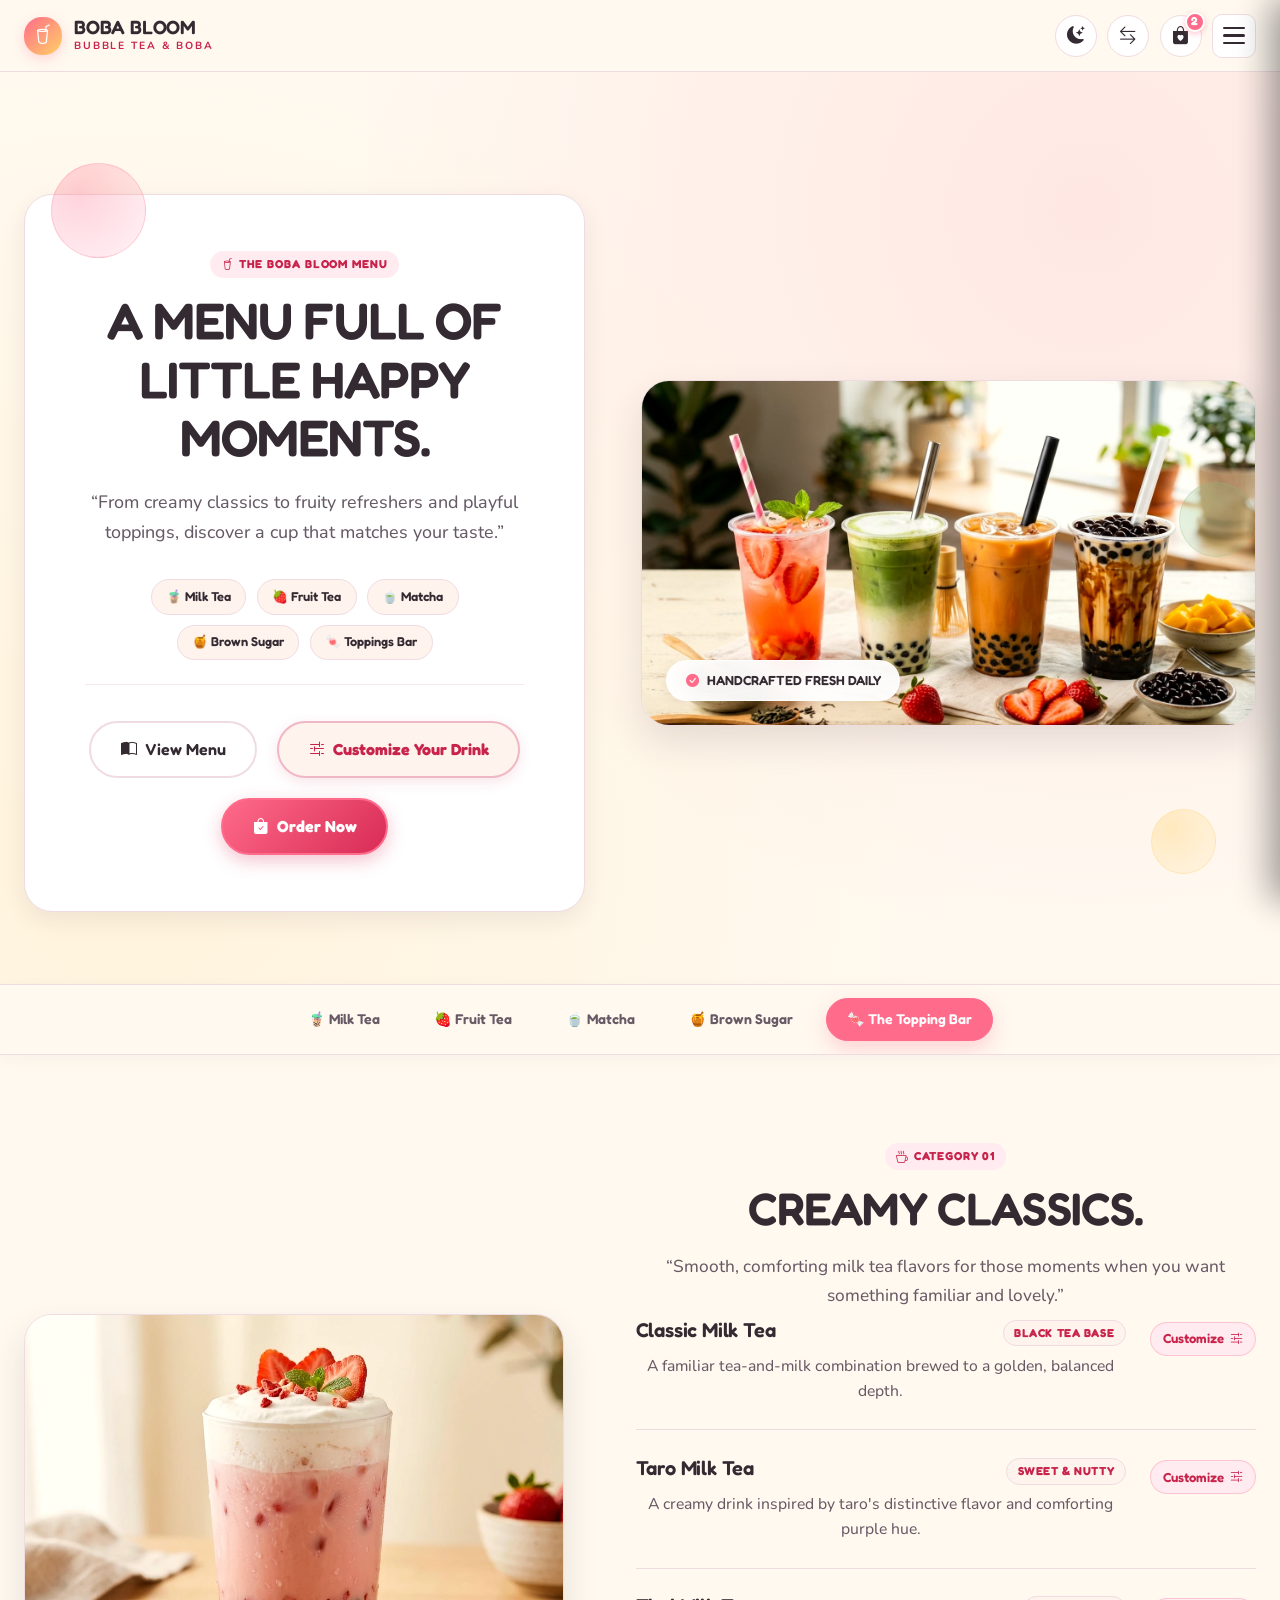
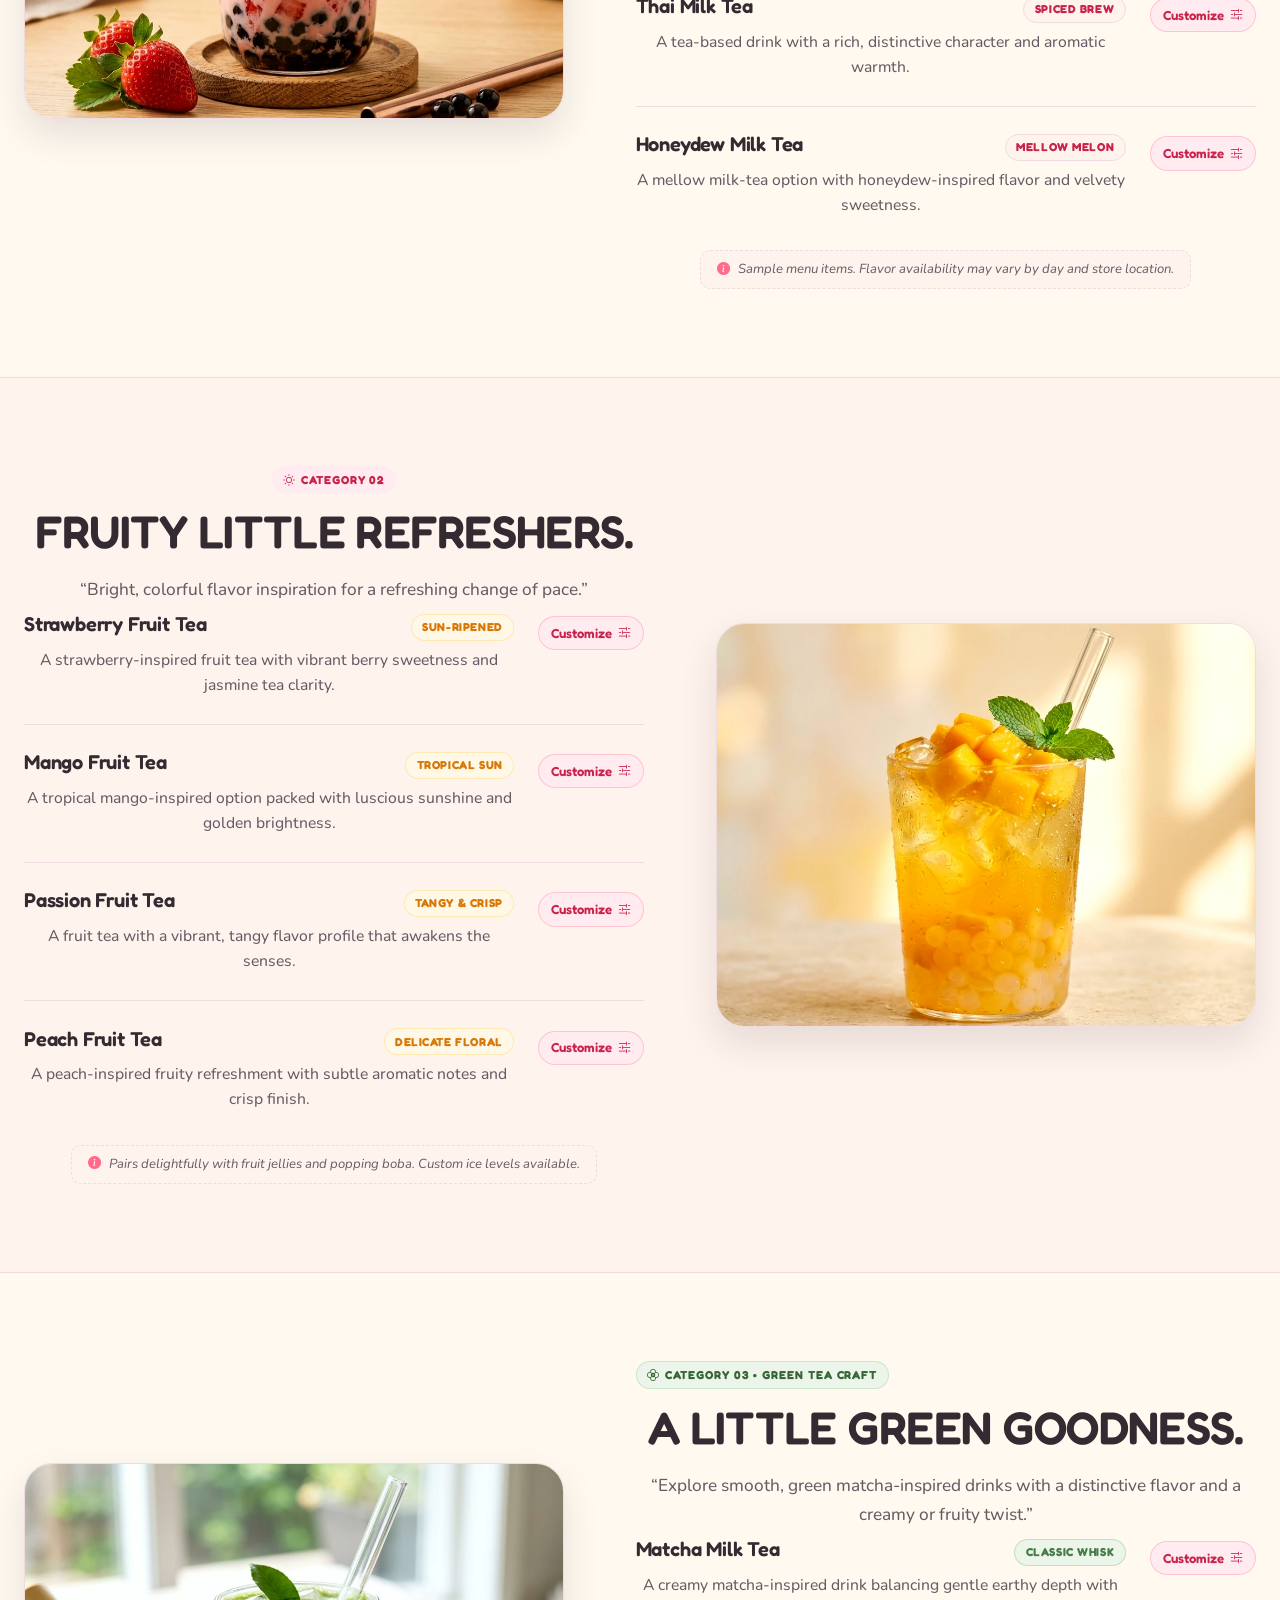
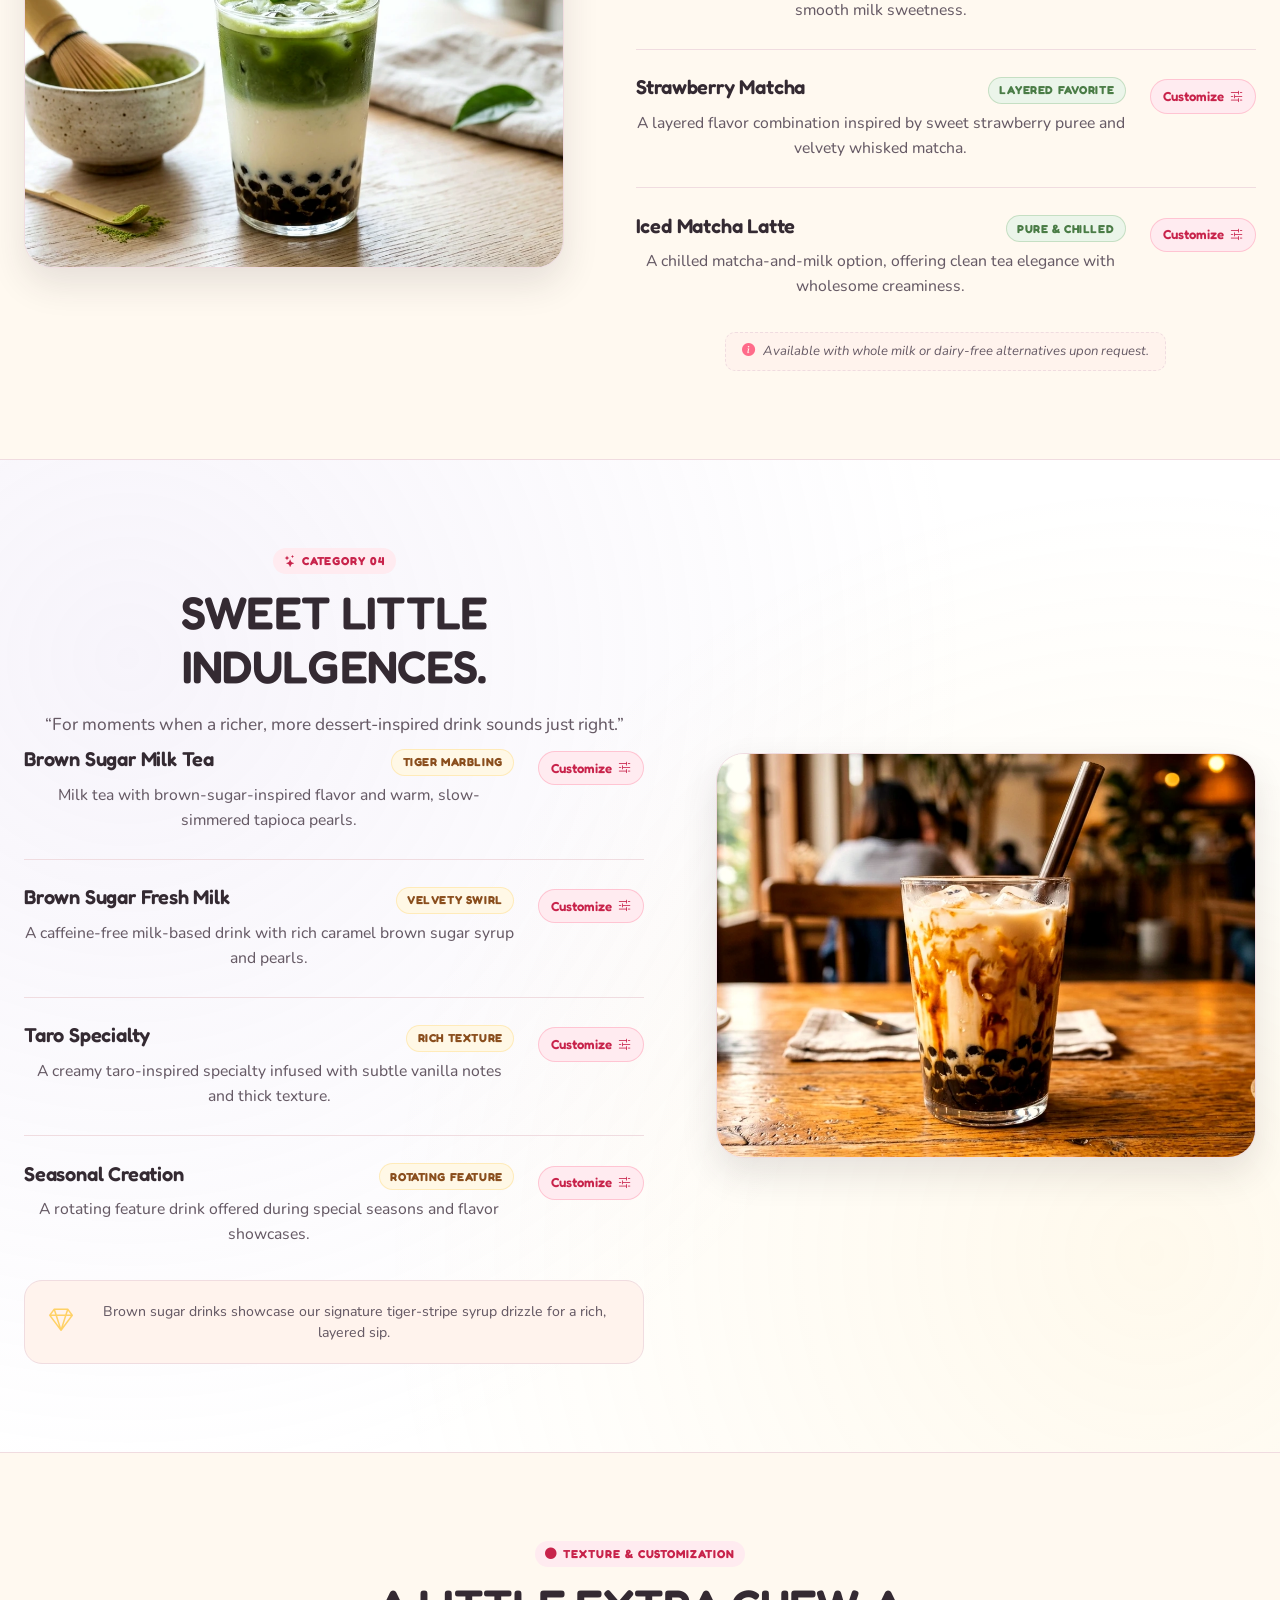
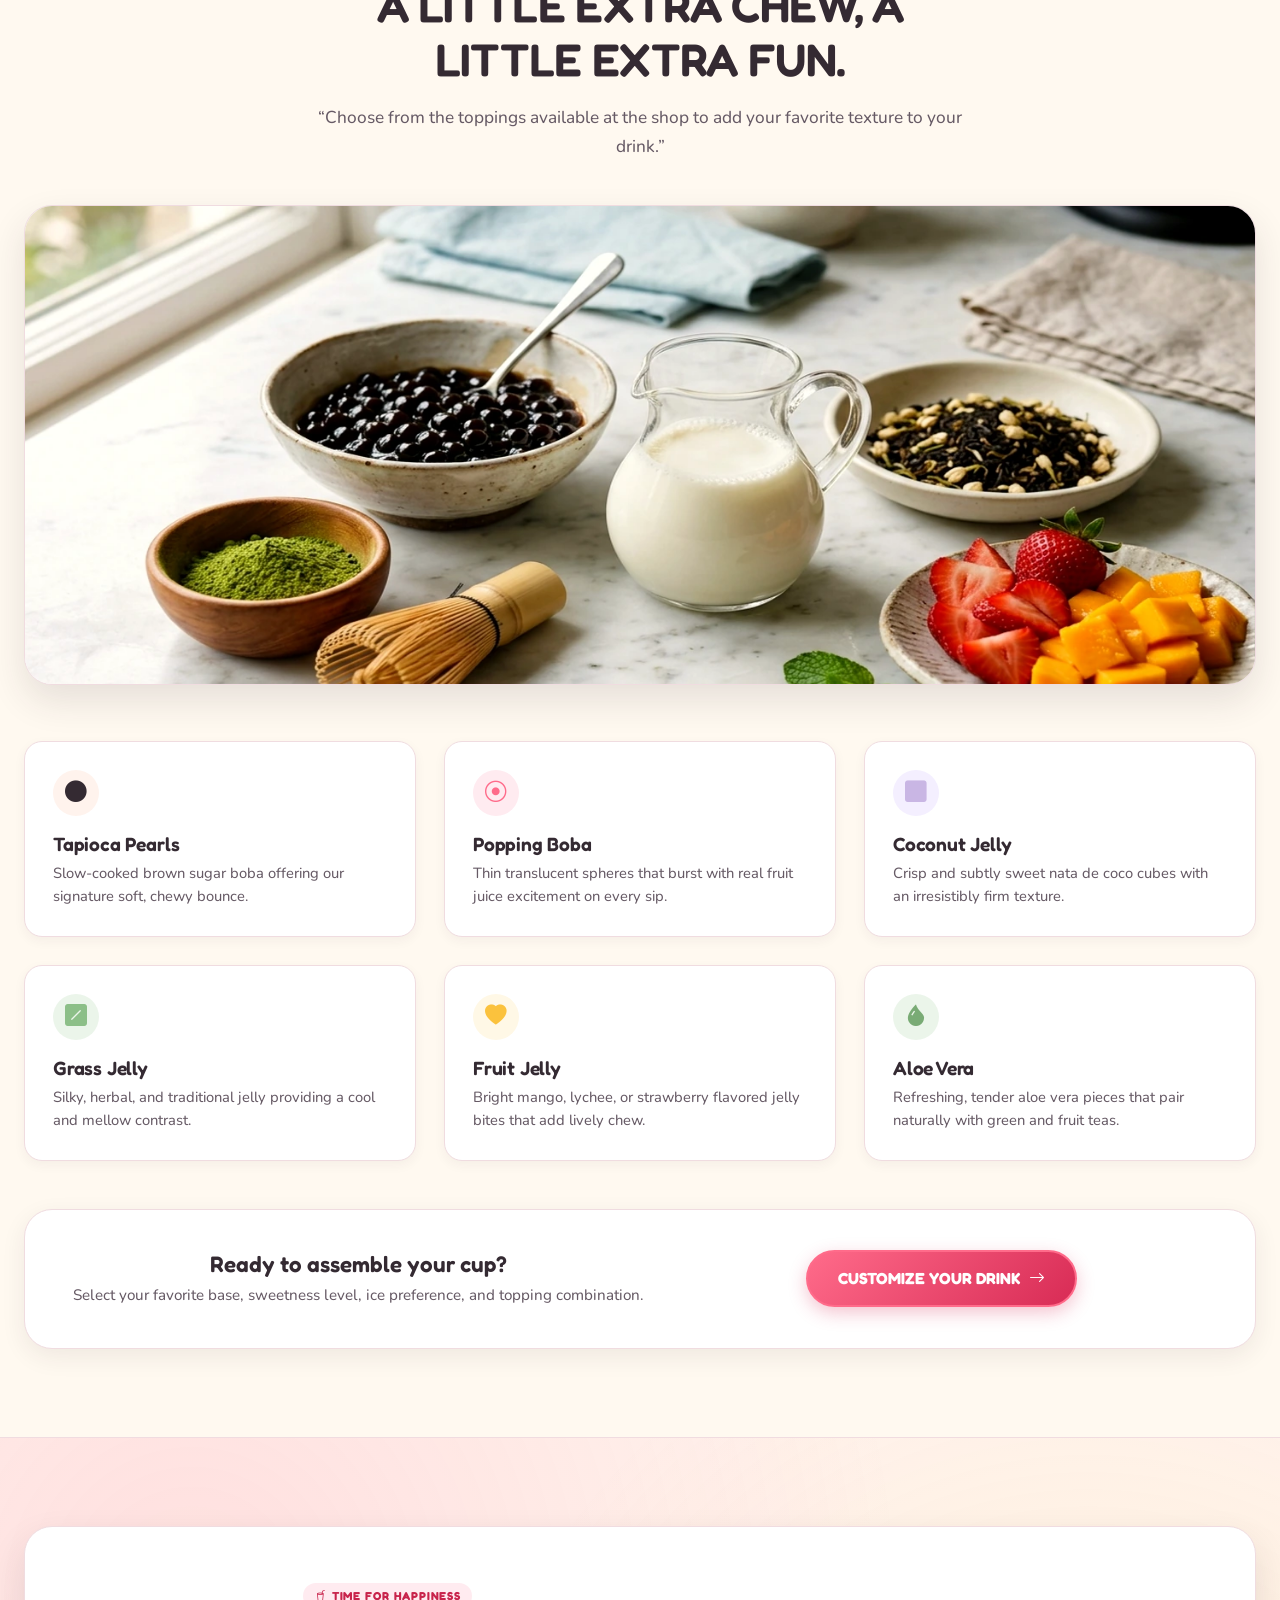
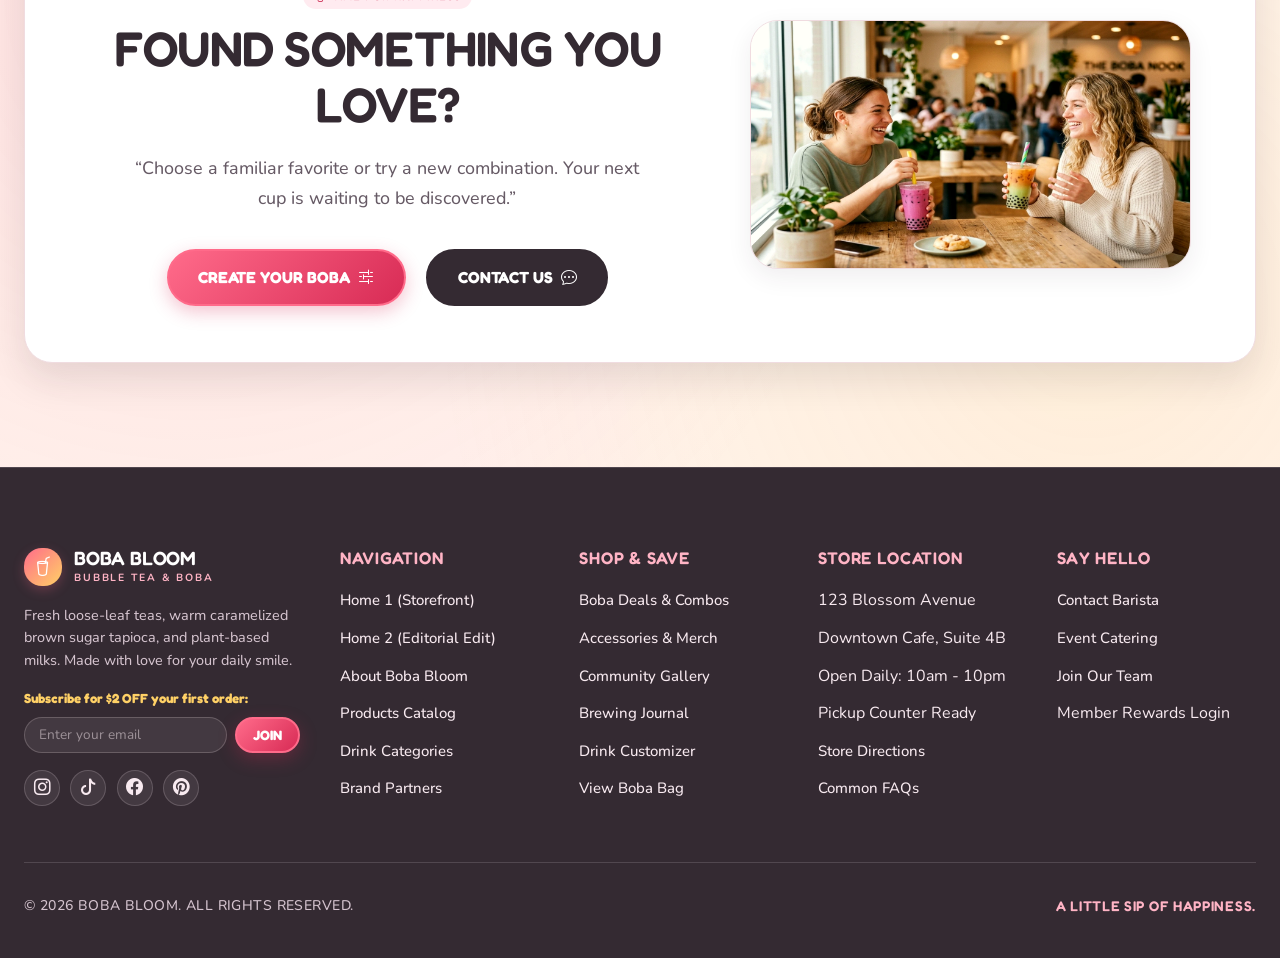
<file: menu.html>
<!DOCTYPE html>
<html lang="en" dir="ltr" data-theme="light">
<head>
  <meta charset="UTF-8">
  <meta name="viewport" content="width=device-width, initial-scale=1.0">
  <title>Our Menu — BOBA BLOOM | A Little Sip of Happiness</title>
  <meta name="description" content="Explore our handcrafted bubble tea menu at Boba Bloom. From creamy classics and fruity refreshers to vibrant matcha, rich brown sugar specialties, and chewy toppings.">

  <!-- Favicon -->
  <link rel="icon" type="image/svg+xml" href="assets/images/favicon.svg">
  <link rel="icon" type="image/png" sizes="32x32" href="assets/images/favicon.png">
  <link rel="apple-touch-icon" href="assets/images/favicon.png">

  <!-- Instant Theme & Direction initialization to prevent layout/color flash -->
  <script>
    (function () {
      try {
        const savedTheme = localStorage.getItem('boba_bloom_theme');
        if (savedTheme) {
          document.documentElement.setAttribute('data-theme', savedTheme);
        } else if (window.matchMedia && window.matchMedia('(prefers-color-scheme: dark)').matches) {
          document.documentElement.setAttribute('data-theme', 'dark');
        }
        const savedDir = localStorage.getItem('boba_bloom_dir');
        if (savedDir) {
          document.documentElement.setAttribute('dir', savedDir);
          document.documentElement.setAttribute('lang', savedDir === 'rtl' ? 'ar' : 'en');
        }
      } catch (e) {}
    })();
  </script>

  <!-- Google Fonts: Fredoka & Nunito -->
  <link rel="preconnect" href="https://fonts.googleapis.com">
  <link rel="preconnect" href="https://fonts.gstatic.com" crossorigin>
  <link href="https://fonts.googleapis.com/css2?family=Fredoka:wght@400;500;600;700&family=Nunito:ital,wght@0,400;0,500;0,600;0,700;1,400;1,500&display=swap" rel="stylesheet">

  <!-- Bootstrap Icons -->
  <link rel="stylesheet" href="https://cdn.jsdelivr.net/npm/bootstrap-icons@1.11.3/font/bootstrap-icons.min.css">

  <!-- Stylesheets -->
  <link rel="stylesheet" href="assets/css/style.css">
  <link rel="stylesheet" href="assets/css/cart.css">
  <link rel="stylesheet" href="assets/css/pages/menu.css">
  <link rel="stylesheet" href="assets/css/responsive.css">
</head>
<body class="menu-page-body">

  <!-- ========================================================================
       GLOBAL NAVBAR (EXACTLY THE SAME AS HOME 1)
       ======================================================================== -->
    <!-- ========================================================================
       GLOBAL NAVBAR (100% RULE COMPLIANT)
       Desktop (1281px+): Logo | All Menus | Dark | RTL | Login
       Tablet (768px - 1280px): Logo | Dark | RTL | Hamburger
       Mobile (Below 768px): Logo | Dark | RTL | Hamburger
       ======================================================================== -->
  <header class="boba-navbar" role="banner">
    <div class="boba-container boba-navbar-inner">
      
      <!-- Brand Logo -->
      <a href="index.html" class="boba-brand" aria-label="Boba Bloom Homepage">
        <div class="boba-logo-icon" aria-hidden="true">
          <i class="bi bi-cup-straw"></i>
        </div>
        <div class="boba-brand-text">
          <span class="boba-brand-name">BOBA BLOOM</span>
          <span class="boba-brand-descriptor">BUBBLE TEA & BOBA</span>
        </div>
      </a>

      <!-- Desktop Navigation Menu (1281px+) - Contains ALL Menus -->
      <nav class="boba-nav-menu" aria-label="Primary Navigation">
        <!-- Home Dropdown -->
        <div class="boba-nav-dropdown">
          <a href="index.html" class="boba-nav-link" aria-haspopup="true" aria-expanded="false">
            <span>HOME</span>
            <i class="bi bi-chevron-down" style="font-size: 0.72rem;" aria-hidden="true"></i>
          </a>
          <div class="boba-dropdown-menu" role="menu">
            <a href="index.html" class="boba-dropdown-link" role="menuitem">Home 1</a>
            <a href="home2.html" class="boba-dropdown-link" role="menuitem">Home 2</a>
          </div>
        </div>

        <a href="about.html" class="boba-nav-link">ABOUT</a>
        <a href="menu.html" class="boba-nav-link active" aria-current="page">PRODUCTS</a>
        <a href="index.html#categories" class="boba-nav-link">CATEGORIES</a>
        <a href="index.html#brands" class="boba-nav-link">BRANDS</a>
        <a href="index.html#deals" class="boba-nav-link">DEALS</a>
        <a href="index.html#accessories" class="boba-nav-link">ACCESSORIES</a>
        <a href="index.html#gallery" class="boba-nav-link">GALLERY</a>
        <a href="blog.html" class="boba-nav-link">BLOG</a>
        <a href="contact.html" class="boba-nav-link">CONTACT</a>
      </nav>

      <!-- Right Side Controls & Actions -->
      <div class="boba-nav-controls">
        
        <!-- Dark Mode Toggle Button -->
        <button type="button" class="boba-icon-btn theme-toggle-btn" aria-label="Toggle dark mode" title="Toggle dark mode">
          <i class="bi bi-moon-stars-fill" aria-hidden="true"></i>
        </button>

        <!-- RTL / LTR Direction Toggle Button -->
        <button type="button" class="boba-icon-btn rtl-toggle-btn" aria-label="Toggle text direction" title="RTL / LTR Toggle">
          <i class="bi bi-arrow-left-right" aria-hidden="true"></i>
        </button>

        <!-- Shopping Cart Trigger Button with Live Counter Badge -->
        <button type="button" class="boba-icon-btn boba-cart-btn" aria-label="Open Shopping Bag" title="Shopping Bag">
          <i class="bi bi-bag-heart-fill" aria-hidden="true"></i>
          <span class="boba-cart-badge" id="navbar-cart-count">2</span>
        </button>

        <!-- Desktop Login Button (1281px+) -->
        <button type="button" class="boba-btn boba-btn-dark boba-navbar-login boba-login-btn">
          <i class="bi bi-person-circle" aria-hidden="true"></i>
          <span>LOGIN</span>
        </button>

        <!-- Mobile & Tablet Hamburger Button (<= 1280px) -->
        <button type="button" class="boba-hamburger-btn" aria-label="Open navigation menu" aria-expanded="false" aria-controls="mobile-drawer">
          <span></span>
          <span></span>
          <span></span>
        </button>

      </div>

    </div>
  </header>

  <!-- ========================================================================
       MOBILE & TABLET DRAWER MENU (100% RULE COMPLIANT)
       Must contain ALL navigation items, Dark mode toggle, RTL toggle, & Login button
       ======================================================================== -->
  <div class="boba-drawer-backdrop" aria-hidden="true"></div>
  
  <aside id="mobile-drawer" class="boba-drawer" aria-label="Mobile Navigation Drawer" aria-hidden="true">
    <div class="boba-drawer-header">
      <a href="index.html" class="boba-brand" aria-label="Boba Bloom Homepage">
        <div class="boba-logo-icon" aria-hidden="true">
          <i class="bi bi-cup-straw"></i>
        </div>
        <div class="boba-brand-text">
          <span class="boba-brand-name">BOBA BLOOM</span>
          <span class="boba-brand-descriptor">BUBBLE TEA & BOBA</span>
        </div>
      </a>
      <button type="button" class="boba-drawer-close" aria-label="Close navigation menu">
        <i class="bi bi-x-lg" aria-hidden="true"></i>
      </button>
    </div>

    <div class="boba-drawer-body">
      <nav class="boba-drawer-nav" aria-label="Mobile Menu Links">
        <!-- Home Dropdown -->
        <div class="boba-drawer-dropdown">
          <button type="button" class="boba-drawer-link boba-drawer-dropdown-btn" aria-expanded="false">
            <span class="drawer-link-inner">
              <i class="bi bi-house-door" aria-hidden="true"></i>
              <span>Home</span>
            </span>
            <i class="bi bi-chevron-down drawer-chevron" aria-hidden="true"></i>
          </button>
          <div class="boba-drawer-submenu">
            <a href="index.html" class="boba-drawer-sublink">
              <i class="bi bi-cup-straw" aria-hidden="true"></i>
              <span>Home 1</span>
            </a>
            <a href="home2.html" class="boba-drawer-sublink">
              <i class="bi bi-journal-album" aria-hidden="true"></i>
              <span>Home 2</span>
            </a>
          </div>
        </div>

        <!-- About -->
        <a href="about.html" class="boba-drawer-link">
          <span class="drawer-link-inner">
            <i class="bi bi-info-circle" aria-hidden="true"></i>
            <span>About</span>
          </span>
          <i class="bi bi-chevron-right" aria-hidden="true"></i>
        </a>

        <!-- Products -->
        <a href="index.html#products" class="boba-drawer-link">
          <span class="drawer-link-inner">
            <i class="bi bi-cup-hot" aria-hidden="true"></i>
            <span>Products</span>
          </span>
          <i class="bi bi-chevron-right" aria-hidden="true"></i>
        </a>

        <!-- Categories -->
        <a href="index.html#categories" class="boba-drawer-link">
          <span class="drawer-link-inner">
            <i class="bi bi-grid-fill" aria-hidden="true"></i>
            <span>Categories</span>
          </span>
          <i class="bi bi-chevron-right" aria-hidden="true"></i>
        </a>

        <!-- Brands -->
        <a href="index.html#brands" class="boba-drawer-link">
          <span class="drawer-link-inner">
            <i class="bi bi-patch-check" aria-hidden="true"></i>
            <span>Brands</span>
          </span>
          <i class="bi bi-chevron-right" aria-hidden="true"></i>
        </a>

        <!-- Deals -->
        <a href="index.html#deals" class="boba-drawer-link">
          <span class="drawer-link-inner">
            <i class="bi bi-tag" aria-hidden="true"></i>
            <span>Deals</span>
          </span>
          <i class="bi bi-chevron-right" aria-hidden="true"></i>
        </a>

        <!-- Accessories -->
        <a href="index.html#accessories" class="boba-drawer-link">
          <span class="drawer-link-inner">
            <i class="bi bi-gem" aria-hidden="true"></i>
            <span>Accessories</span>
          </span>
          <i class="bi bi-chevron-right" aria-hidden="true"></i>
        </a>

        <!-- Gallery -->
        <a href="index.html#gallery" class="boba-drawer-link">
          <span class="drawer-link-inner">
            <i class="bi bi-images" aria-hidden="true"></i>
            <span>Gallery</span>
          </span>
          <i class="bi bi-chevron-right" aria-hidden="true"></i>
        </a>

        <!-- Blog -->
        <a href="blog.html" class="boba-drawer-link">
          <span class="drawer-link-inner">
            <i class="bi bi-journal-text" aria-hidden="true"></i>
            <span>Blog</span>
          </span>
          <i class="bi bi-chevron-right" aria-hidden="true"></i>
        </a>

        <!-- Contact -->
        <a href="contact.html" class="boba-drawer-link">
          <span class="drawer-link-inner">
            <i class="bi bi-envelope" aria-hidden="true"></i>
            <span>Contact</span>
          </span>
          <i class="bi bi-chevron-right" aria-hidden="true"></i>
        </a>
      </nav>

      <!-- Drawer Divider Line -->
      <div class="boba-drawer-divider"></div>

      <!-- Theme & Direction Controls inside Drawer -->
      <div class="boba-drawer-controls">
        <span class="boba-drawer-controls-label">Theme &amp; Direction</span>
        <div class="boba-drawer-toggle-group">
          <button type="button" class="boba-icon-btn theme-toggle-btn" aria-label="Toggle dark mode" title="Toggle dark mode">
            <i class="bi bi-moon-stars-fill"></i>
          </button>
          <button type="button" class="boba-icon-btn rtl-toggle-btn" aria-label="Toggle text direction" title="RTL / LTR Toggle">
            <i class="bi bi-arrow-left-right"></i>
          </button>
        </div>
      </div>

      <!-- Drawer Login Button -->
      <div class="boba-drawer-footer">
        <button type="button" class="boba-btn boba-btn-dark boba-drawer-login-btn boba-login-btn" style="width: 100%;">
          <i class="bi bi-person-circle"></i>
          <span>LOGIN</span>
        </button>
      </div>

    </div>
  </aside>

  <!-- ========================================================================
       MAIN CONTENT (EXACTLY SEVEN CONTENT SECTIONS)
       ======================================================================== -->
  <main id="main-content" class="menu-page-main">

    <!-- ----------------------------------------------------------------------
         SECTION 1 — THE BOBA BLOOM MENU
         Menu-board-inspired opening layout with category chips and scroll cue
         ---------------------------------------------------------------------- -->
    <section class="menu-hero-section" aria-labelledby="menu-hero-heading">
      
      <!-- Decorative background floating bubbles -->
      <div class="boba-bubble boba-bubble-pink animate-float" style="width: 95px; height: 95px; top: 10%; inset-inline-start: 4%;" aria-hidden="true"></div>
      <div class="boba-bubble boba-bubble-mango animate-float-delay" style="width: 65px; height: 65px; bottom: 12%; inset-inline-end: 5%;" aria-hidden="true"></div>
      <div class="boba-bubble boba-bubble-matcha animate-float" style="width: 75px; height: 75px; top: 45%; inset-inline-end: 2%;" aria-hidden="true"></div>

      <div class="boba-container menu-hero-container">
        
        <div class="menu-hero-board-grid">
          
          <!-- Left Column: Menu Board Panel -->
          <div class="menu-hero-panel">
            <div class="boba-eyebrow">
              <i class="bi bi-cup-straw" aria-hidden="true"></i>
              <span>THE BOBA BLOOM MENU</span>
            </div>

            <h1 id="menu-hero-heading" class="menu-hero-title">
              A MENU FULL OF LITTLE HAPPY MOMENTS.
            </h1>

            <p class="menu-hero-lead">
              “From creamy classics to fruity refreshers and playful toppings, discover a cup that matches your taste.”
            </p>

            <!-- Subtle Decorative Menu Index Chips -->
            <div class="menu-hero-index-chips" aria-label="Menu categories preview">
              <a href="#milk-tea" class="menu-index-chip">
                <span>🧋 Milk Tea</span>
              </a>
              <a href="#fruit-tea" class="menu-index-chip">
                <span>🍓 Fruit Tea</span>
              </a>
              <a href="#matcha" class="menu-index-chip">
                <span>🍵 Matcha</span>
              </a>
              <a href="#brown-sugar" class="menu-index-chip">
                <span>🍯 Brown Sugar</span>
              </a>
              <a href="#toppings" class="menu-index-chip">
                <span>🍬 Toppings Bar</span>
              </a>
            </div>

            <!-- Action CTAs -->
            <div class="menu-hero-actions">
              <a href="#milk-tea" class="boba-btn boba-btn-outline">
                <i class="bi bi-book-half" aria-hidden="true"></i>
                <span>View Menu</span>
              </a>
              <a href="customize.html" class="boba-btn boba-btn-secondary">
                <i class="bi bi-sliders2" aria-hidden="true"></i>
                <span>Customize Your Drink</span>
              </a>
              <a href="index.html#products" class="boba-btn boba-btn-primary">
                <i class="bi bi-bag-check-fill" aria-hidden="true"></i>
                <span>Order Now</span>
              </a>
            </div>
          </div>

          <!-- Right Column: Curated Assortment Photograph -->
          <div class="menu-hero-visual">
            <div class="menu-hero-photo-frame">
              <img 
                src="assets/images/menu/menu-cover.webp" 
                alt="Curated assortment of freshly prepared colorful bubble tea drinks on a bright counter" 
                class="menu-hero-photo"
                width="1440" 
                height="810"
                fetchpriority="high"
              >
              <div class="menu-hero-badge">
                <i class="bi bi-check-circle-fill" aria-hidden="true"></i>
                <span>HANDCRAFTED FRESH DAILY</span>
              </div>
            </div>
          </div>

        </div>

      </div>
    </section>

    <!-- ----------------------------------------------------------------------
         STICKY CATEGORY QUICK-NAV BAR
         ---------------------------------------------------------------------- -->
    <nav class="menu-category-nav-wrapper" id="categories" aria-label="Menu Category Filter Navigation">
      <div class="boba-container">
        <div class="menu-category-nav">
          <a href="#milk-tea" class="menu-cat-link active">
            <span>🧋 Milk Tea</span>
          </a>
          <a href="#fruit-tea" class="menu-cat-link">
            <span>🍓 Fruit Tea</span>
          </a>
          <a href="#matcha" class="menu-cat-link">
            <span>🍵 Matcha</span>
          </a>
          <a href="#brown-sugar" class="menu-cat-link">
            <span>🍯 Brown Sugar</span>
          </a>
          <a href="#toppings" class="menu-cat-link">
            <span>🍬 The Topping Bar</span>
          </a>
        </div>
      </div>
    </nav>

    <!-- ----------------------------------------------------------------------
         SECTION 2 — MILK TEA FAVORITES
         Refined printed-menu layout with feature photograph & clean item list
         ---------------------------------------------------------------------- -->
    <section id="milk-tea" class="menu-milktea-section" aria-labelledby="milktea-heading">
      <div class="boba-container">
        
        <div class="menu-category-grid">
          
          <!-- Left Column: Feature Photograph -->
          <div class="menu-category-visual">
            <div class="menu-category-photo-frame">
              <img 
                src="assets/images/menu/menu-milk-tea.webp" 
                alt="Classic and creamy strawberry milk tea with rich boba pearls" 
                class="menu-category-photo"
                width="1000" 
                height="750"
                loading="lazy"
              >
            </div>
          </div>

          <!-- Right Column: Category Title & Item List -->
          <div class="menu-category-content">
            <div class="boba-eyebrow">
              <i class="bi bi-cup-hot" aria-hidden="true"></i>
              <span>CATEGORY 01</span>
            </div>

            <h2 id="milktea-heading" class="menu-section-title">
              CREAMY CLASSICS.
            </h2>

            <p class="menu-section-lead">
              “Smooth, comforting milk tea flavors for those moments when you want something familiar and lovely.”
            </p>

            <!-- Printed Menu Item List -->
            <div class="printed-menu-list">
              
              <!-- Item 1 -->
              <div class="printed-menu-item">
                <div class="printed-item-content">
                  <div class="printed-item-header">
                    <h3 class="printed-item-title">Classic Milk Tea</h3>
                    <span class="printed-item-tag">Black Tea Base</span>
                  </div>
                  <p class="printed-item-desc">
                    A familiar tea-and-milk combination brewed to a golden, balanced depth.
                  </p>
                </div>
                <div class="printed-item-action">
                  <a href="customize.html" class="printed-customize-link" title="Customize Classic Milk Tea">
                    <span>Customize</span>
                    <i class="bi bi-sliders2" aria-hidden="true"></i>
                  </a>
                </div>
              </div>

              <!-- Item 2 -->
              <div class="printed-menu-item">
                <div class="printed-item-content">
                  <div class="printed-item-header">
                    <h3 class="printed-item-title">Taro Milk Tea</h3>
                    <span class="printed-item-tag">Sweet & Nutty</span>
                  </div>
                  <p class="printed-item-desc">
                    A creamy drink inspired by taro's distinctive flavor and comforting purple hue.
                  </p>
                </div>
                <div class="printed-item-action">
                  <a href="customize.html" class="printed-customize-link" title="Customize Taro Milk Tea">
                    <span>Customize</span>
                    <i class="bi bi-sliders2" aria-hidden="true"></i>
                  </a>
                </div>
              </div>

              <!-- Item 3 -->
              <div class="printed-menu-item">
                <div class="printed-item-content">
                  <div class="printed-item-header">
                    <h3 class="printed-item-title">Thai Milk Tea</h3>
                    <span class="printed-item-tag">Spiced Brew</span>
                  </div>
                  <p class="printed-item-desc">
                    A tea-based drink with a rich, distinctive character and aromatic warmth.
                  </p>
                </div>
                <div class="printed-item-action">
                  <a href="customize.html" class="printed-customize-link" title="Customize Thai Milk Tea">
                    <span>Customize</span>
                    <i class="bi bi-sliders2" aria-hidden="true"></i>
                  </a>
                </div>
              </div>

              <!-- Item 4 -->
              <div class="printed-menu-item">
                <div class="printed-item-content">
                  <div class="printed-item-header">
                    <h3 class="printed-item-title">Honeydew Milk Tea</h3>
                    <span class="printed-item-tag">Mellow Melon</span>
                  </div>
                  <p class="printed-item-desc">
                    A mellow milk-tea option with honeydew-inspired flavor and velvety sweetness.
                  </p>
                </div>
                <div class="printed-item-action">
                  <a href="customize.html" class="printed-customize-link" title="Customize Honeydew Milk Tea">
                    <span>Customize</span>
                    <i class="bi bi-sliders2" aria-hidden="true"></i>
                  </a>
                </div>
              </div>

            </div>

            <div class="menu-disclaimer-note">
              <i class="bi bi-info-circle-fill" aria-hidden="true"></i>
              <span>Sample menu items. Flavor availability may vary by day and store location.</span>
            </div>

          </div>

        </div>

      </div>
    </section>

    <!-- ----------------------------------------------------------------------
         SECTION 3 — FRUIT TEA REFRESHERS
         Vibrant fruit tea composition: Peach & strawberry-pink accents
         ---------------------------------------------------------------------- -->
    <section id="fruit-tea" class="menu-fruittea-section" aria-labelledby="fruittea-heading">
      <div class="boba-container">
        
        <div class="menu-category-grid-reversed">
          
          <!-- Left Column: Category Content & Item List -->
          <div class="menu-category-content">
            <div class="boba-eyebrow">
              <i class="bi bi-brightness-high" aria-hidden="true"></i>
              <span>CATEGORY 02</span>
            </div>

            <h2 id="fruittea-heading" class="menu-section-title">
              FRUITY LITTLE REFRESHERS.
            </h2>

            <p class="menu-section-lead">
              “Bright, colorful flavor inspiration for a refreshing change of pace.”
            </p>

            <!-- Printed Menu Item List -->
            <div class="printed-menu-list">
              
              <!-- Item 1 -->
              <div class="printed-menu-item">
                <div class="printed-item-content">
                  <div class="printed-item-header">
                    <h3 class="printed-item-title">Strawberry Fruit Tea</h3>
                    <span class="printed-item-tag">Sun-Ripened</span>
                  </div>
                  <p class="printed-item-desc">
                    A strawberry-inspired fruit tea with vibrant berry sweetness and jasmine tea clarity.
                  </p>
                </div>
                <div class="printed-item-action">
                  <a href="customize.html" class="printed-customize-link" title="Customize Strawberry Fruit Tea">
                    <span>Customize</span>
                    <i class="bi bi-sliders2" aria-hidden="true"></i>
                  </a>
                </div>
              </div>

              <!-- Item 2 -->
              <div class="printed-menu-item">
                <div class="printed-item-content">
                  <div class="printed-item-header">
                    <h3 class="printed-item-title">Mango Fruit Tea</h3>
                    <span class="printed-item-tag">Tropical Sun</span>
                  </div>
                  <p class="printed-item-desc">
                    A tropical mango-inspired option packed with luscious sunshine and golden brightness.
                  </p>
                </div>
                <div class="printed-item-action">
                  <a href="customize.html" class="printed-customize-link" title="Customize Mango Fruit Tea">
                    <span>Customize</span>
                    <i class="bi bi-sliders2" aria-hidden="true"></i>
                  </a>
                </div>
              </div>

              <!-- Item 3 -->
              <div class="printed-menu-item">
                <div class="printed-item-content">
                  <div class="printed-item-header">
                    <h3 class="printed-item-title">Passion Fruit Tea</h3>
                    <span class="printed-item-tag">Tangy & Crisp</span>
                  </div>
                  <p class="printed-item-desc">
                    A fruit tea with a vibrant, tangy flavor profile that awakens the senses.
                  </p>
                </div>
                <div class="printed-item-action">
                  <a href="customize.html" class="printed-customize-link" title="Customize Passion Fruit Tea">
                    <span>Customize</span>
                    <i class="bi bi-sliders2" aria-hidden="true"></i>
                  </a>
                </div>
              </div>

              <!-- Item 4 -->
              <div class="printed-menu-item">
                <div class="printed-item-content">
                  <div class="printed-item-header">
                    <h3 class="printed-item-title">Peach Fruit Tea</h3>
                    <span class="printed-item-tag">Delicate Floral</span>
                  </div>
                  <p class="printed-item-desc">
                    A peach-inspired fruity refreshment with subtle aromatic notes and crisp finish.
                  </p>
                </div>
                <div class="printed-item-action">
                  <a href="customize.html" class="printed-customize-link" title="Customize Peach Fruit Tea">
                    <span>Customize</span>
                    <i class="bi bi-sliders2" aria-hidden="true"></i>
                  </a>
                </div>
              </div>

            </div>

            <div class="menu-disclaimer-note">
              <i class="bi bi-info-circle-fill" aria-hidden="true"></i>
              <span>Pairs delightfully with fruit jellies and popping boba. Custom ice levels available.</span>
            </div>

          </div>

          <!-- Right Column: Fruit Tea Feature Visual -->
          <div class="menu-category-visual">
            <div class="menu-category-photo-frame">
              <img 
                src="assets/images/menu/menu-fruit-tea.webp" 
                alt="Chilled mango fruit boba tea garnished with real fruit pieces and condensation" 
                class="menu-category-photo"
                width="1000" 
                height="750"
                loading="lazy"
              >
            </div>
          </div>

        </div>

      </div>
    </section>

    <!-- ----------------------------------------------------------------------
         SECTION 4 — MATCHA & GREEN FAVORITES
         Calm matcha aesthetic: Emerald green styling with pink accent
         ---------------------------------------------------------------------- -->
    <section id="matcha" class="menu-matcha-section" aria-labelledby="matcha-heading">
      <div class="boba-container">
        
        <div class="menu-category-grid">
          
          <!-- Left Column: Realistic Matcha Drink Photograph -->
          <div class="menu-category-visual">
            <div class="menu-category-photo-frame">
              <img 
                src="assets/images/menu/menu-matcha.webp" 
                alt="Layered vibrant green matcha latte with velvety milk and glossy boba pearls" 
                class="menu-category-photo"
                width="1000" 
                height="750"
                loading="lazy"
              >
            </div>
          </div>

          <!-- Right Column: Vertical Editorial List -->
          <div class="menu-category-content">
            <div class="menu-matcha-accent-pill">
              <i class="bi bi-flower2" aria-hidden="true"></i>
              <span>CATEGORY 03 • GREEN TEA CRAFT</span>
            </div>

            <h2 id="matcha-heading" class="menu-section-title">
              A LITTLE GREEN GOODNESS.
            </h2>

            <p class="menu-section-lead">
              “Explore smooth, green matcha-inspired drinks with a distinctive flavor and a creamy or fruity twist.”
            </p>

            <!-- Printed Menu Item List -->
            <div class="printed-menu-list">
              
              <!-- Item 1 -->
              <div class="printed-menu-item">
                <div class="printed-item-content">
                  <div class="printed-item-header">
                    <h3 class="printed-item-title">Matcha Milk Tea</h3>
                    <span class="printed-item-tag">Classic Whisk</span>
                  </div>
                  <p class="printed-item-desc">
                    A creamy matcha-inspired drink balancing gentle earthy depth with smooth milk sweetness.
                  </p>
                </div>
                <div class="printed-item-action">
                  <a href="customize.html" class="printed-customize-link" title="Customize Matcha Milk Tea">
                    <span>Customize</span>
                    <i class="bi bi-sliders2" aria-hidden="true"></i>
                  </a>
                </div>
              </div>

              <!-- Item 2 -->
              <div class="printed-menu-item">
                <div class="printed-item-content">
                  <div class="printed-item-header">
                    <h3 class="printed-item-title">Strawberry Matcha</h3>
                    <span class="printed-item-tag">Layered Favorite</span>
                  </div>
                  <p class="printed-item-desc">
                    A layered flavor combination inspired by sweet strawberry puree and velvety whisked matcha.
                  </p>
                </div>
                <div class="printed-item-action">
                  <a href="customize.html" class="printed-customize-link" title="Customize Strawberry Matcha">
                    <span>Customize</span>
                    <i class="bi bi-sliders2" aria-hidden="true"></i>
                  </a>
                </div>
              </div>

              <!-- Item 3 -->
              <div class="printed-menu-item">
                <div class="printed-item-content">
                  <div class="printed-item-header">
                    <h3 class="printed-item-title">Iced Matcha Latte</h3>
                    <span class="printed-item-tag">Pure & Chilled</span>
                  </div>
                  <p class="printed-item-desc">
                    A chilled matcha-and-milk option, offering clean tea elegance with wholesome creaminess.
                  </p>
                </div>
                <div class="printed-item-action">
                  <a href="customize.html" class="printed-customize-link" title="Customize Iced Matcha Latte">
                    <span>Customize</span>
                    <i class="bi bi-sliders2" aria-hidden="true"></i>
                  </a>
                </div>
              </div>

            </div>

            <div class="menu-disclaimer-note">
              <i class="bi bi-info-circle-fill" aria-hidden="true"></i>
              <span>Available with whole milk or dairy-free alternatives upon request.</span>
            </div>

          </div>

        </div>

      </div>
    </section>

    <!-- ----------------------------------------------------------------------
         SECTION 5 — BROWN SUGAR & SPECIALTY SIPS
         Dark plum and caramel editorial styling
         ---------------------------------------------------------------------- -->
    <section id="brown-sugar" class="menu-brownsugar-section" aria-labelledby="brownsugar-heading">
      <div class="boba-container">
        
        <div class="menu-category-grid-reversed">
          
          <!-- Left Column: Specialty Menu List -->
          <div class="menu-category-content">
            <div class="boba-eyebrow">
              <i class="bi bi-stars" aria-hidden="true"></i>
              <span>CATEGORY 04</span>
            </div>

            <h2 id="brownsugar-heading" class="menu-section-title">
              SWEET LITTLE INDULGENCES.
            </h2>

            <p class="menu-section-lead">
              “For moments when a richer, more dessert-inspired drink sounds just right.”
            </p>

            <!-- Printed Menu Item List -->
            <div class="printed-menu-list">
              
              <!-- Item 1 -->
              <div class="printed-menu-item">
                <div class="printed-item-content">
                  <div class="printed-item-header">
                    <h3 class="printed-item-title">Brown Sugar Milk Tea</h3>
                    <span class="printed-item-tag">Tiger Marbling</span>
                  </div>
                  <p class="printed-item-desc">
                    Milk tea with brown-sugar-inspired flavor and warm, slow-simmered tapioca pearls.
                  </p>
                </div>
                <div class="printed-item-action">
                  <a href="customize.html" class="printed-customize-link" title="Customize Brown Sugar Milk Tea">
                    <span>Customize</span>
                    <i class="bi bi-sliders2" aria-hidden="true"></i>
                  </a>
                </div>
              </div>

              <!-- Item 2 -->
              <div class="printed-menu-item">
                <div class="printed-item-content">
                  <div class="printed-item-header">
                    <h3 class="printed-item-title">Brown Sugar Fresh Milk</h3>
                    <span class="printed-item-tag">Velvety Swirl</span>
                  </div>
                  <p class="printed-item-desc">
                    A caffeine-free milk-based drink with rich caramel brown sugar syrup and pearls.
                  </p>
                </div>
                <div class="printed-item-action">
                  <a href="customize.html" class="printed-customize-link" title="Customize Brown Sugar Fresh Milk">
                    <span>Customize</span>
                    <i class="bi bi-sliders2" aria-hidden="true"></i>
                  </a>
                </div>
              </div>

              <!-- Item 3 -->
              <div class="printed-menu-item">
                <div class="printed-item-content">
                  <div class="printed-item-header">
                    <h3 class="printed-item-title">Taro Specialty</h3>
                    <span class="printed-item-tag">Rich Texture</span>
                  </div>
                  <p class="printed-item-desc">
                    A creamy taro-inspired specialty infused with subtle vanilla notes and thick texture.
                  </p>
                </div>
                <div class="printed-item-action">
                  <a href="customize.html" class="printed-customize-link" title="Customize Taro Specialty">
                    <span>Customize</span>
                    <i class="bi bi-sliders2" aria-hidden="true"></i>
                  </a>
                </div>
              </div>

              <!-- Item 4 -->
              <div class="printed-menu-item">
                <div class="printed-item-content">
                  <div class="printed-item-header">
                    <h3 class="printed-item-title">Seasonal Creation</h3>
                    <span class="printed-item-tag">Rotating Feature</span>
                  </div>
                  <p class="printed-item-desc">
                    A rotating feature drink offered during special seasons and flavor showcases.
                  </p>
                </div>
                <div class="printed-item-action">
                  <a href="customize.html" class="printed-customize-link" title="Customize Seasonal Creation">
                    <span>Customize</span>
                    <i class="bi bi-sliders2" aria-hidden="true"></i>
                  </a>
                </div>
              </div>

            </div>

            <div class="menu-specialty-card-note">
              <i class="bi bi-gem" aria-hidden="true"></i>
              <p>
                Brown sugar drinks showcase our signature tiger-stripe syrup drizzle for a rich, layered sip.
              </p>
            </div>

          </div>

          <!-- Right Column: Close-up Brown Sugar Photograph -->
          <div class="menu-category-visual">
            <div class="menu-category-photo-frame">
              <img 
                src="assets/images/menu/menu-brown-sugar.webp" 
                alt="Close-up brown sugar bubble tea drink with caramel tiger marbling and glossy tapioca pearls" 
                class="menu-category-photo"
                width="1000" 
                height="750"
                loading="lazy"
              >
            </div>
          </div>

        </div>

      </div>
    </section>

    <!-- ----------------------------------------------------------------------
         SECTION 6 — THE TOPPING BAR
         Overhead flat lay of topping bowls & structured texture groupings
         ---------------------------------------------------------------------- -->
    <section id="toppings" class="menu-toppings-section" aria-labelledby="toppings-heading">
      <div class="boba-container">
        
        <div class="menu-section-header text-center">
          <div class="boba-eyebrow">
            <i class="bi bi-circle-fill" aria-hidden="true"></i>
            <span>TEXTURE & CUSTOMIZATION</span>
          </div>
          <h2 id="toppings-heading" class="menu-section-title">
            A LITTLE EXTRA CHEW, A LITTLE EXTRA FUN.
          </h2>
          <p class="menu-section-lead">
            “Choose from the toppings available at the shop to add your favorite texture to your drink.”
          </p>
        </div>

        <!-- Overhead Flat Lay Showcase -->
        <div class="menu-toppings-showcase">
          <img 
            src="assets/images/menu/menu-toppings.webp" 
            alt="Overhead flat lay of fresh toppings including tapioca pearls, fruit jellies, and aloe in bowls" 
            class="menu-toppings-photo"
            width="1440" 
            height="810"
            loading="lazy"
          >
        </div>

        <!-- Labeled Topping Grid -->
        <div class="menu-toppings-grid">
          
          <!-- Topping 1 -->
          <div class="menu-topping-card">
            <div class="menu-topping-icon icon-pearls" aria-hidden="true">
              <i class="bi bi-circle-fill"></i>
            </div>
            <h3 class="menu-topping-name">Tapioca Pearls</h3>
            <p class="menu-topping-desc">
              Slow-cooked brown sugar boba offering our signature soft, chewy bounce.
            </p>
          </div>

          <!-- Topping 2 -->
          <div class="menu-topping-card">
            <div class="menu-topping-icon icon-popping" aria-hidden="true">
              <i class="bi bi-record-circle"></i>
            </div>
            <h3 class="menu-topping-name">Popping Boba</h3>
            <p class="menu-topping-desc">
              Thin translucent spheres that burst with real fruit juice excitement on every sip.
            </p>
          </div>

          <!-- Topping 3 -->
          <div class="menu-topping-card">
            <div class="menu-topping-icon icon-coconut" aria-hidden="true">
              <i class="bi bi-square-fill"></i>
            </div>
            <h3 class="menu-topping-name">Coconut Jelly</h3>
            <p class="menu-topping-desc">
              Crisp and subtly sweet nata de coco cubes with an irresistibly firm texture.
            </p>
          </div>

          <!-- Topping 4 -->
          <div class="menu-topping-card">
            <div class="menu-topping-icon icon-grass" aria-hidden="true">
              <i class="bi bi-slash-square-fill"></i>
            </div>
            <h3 class="menu-topping-name">Grass Jelly</h3>
            <p class="menu-topping-desc">
              Silky, herbal, and traditional jelly providing a cool and mellow contrast.
            </p>
          </div>

          <!-- Topping 5 -->
          <div class="menu-topping-card">
            <div class="menu-topping-icon icon-fruit" aria-hidden="true">
              <i class="bi bi-heart-fill"></i>
            </div>
            <h3 class="menu-topping-name">Fruit Jelly</h3>
            <p class="menu-topping-desc">
              Bright mango, lychee, or strawberry flavored jelly bites that add lively chew.
            </p>
          </div>

          <!-- Topping 6 -->
          <div class="menu-topping-card">
            <div class="menu-topping-icon icon-aloe" aria-hidden="true">
              <i class="bi bi-droplet-fill"></i>
            </div>
            <h3 class="menu-topping-name">Aloe Vera</h3>
            <p class="menu-topping-desc">
              Refreshing, tender aloe vera pieces that pair naturally with green and fruit teas.
            </p>
          </div>

        </div>

        <!-- Toppings Interactive CTA Banner -->
        <div class="menu-toppings-cta-banner" id="deals">
          <div class="menu-toppings-cta-text">
            <h3>Ready to assemble your cup?</h3>
            <p>Select your favorite base, sweetness level, ice preference, and topping combination.</p>
          </div>
          <a href="contact.html#contact-form" class="boba-btn boba-btn-primary">
            <span>CUSTOMIZE YOUR DRINK</span>
            <i class="bi bi-arrow-right" aria-hidden="true"></i>
          </a>
        </div>

      </div>
    </section>

    <!-- ----------------------------------------------------------------------
         SECTION 7 — YOUR NEXT FAVORITE STARTS HERE
         Unique horizontal closing composition with dual accessible CTAs
         ---------------------------------------------------------------------- -->
    <section id="menu-closing" class="menu-closing-section" aria-labelledby="closing-heading">
      <div class="boba-container">
        
        <div class="menu-closing-card">
          
          <!-- Left Column: Inspiring Closing Narrative -->
          <div class="menu-closing-content">
            <div class="boba-eyebrow">
              <i class="bi bi-cup-straw" aria-hidden="true"></i>
              <span>TIME FOR HAPPINESS</span>
            </div>

            <h2 id="closing-heading" class="menu-closing-title">
              FOUND SOMETHING YOU LOVE?
            </h2>

            <p class="menu-closing-desc">
              “Choose a familiar favorite or try a new combination. Your next cup is waiting to be discovered.”
            </p>

            <div class="menu-closing-buttons">
              <a href="contact.html#contact-form" class="boba-btn boba-btn-primary">
                <span>CREATE YOUR BOBA</span>
                <i class="bi bi-sliders2" aria-hidden="true"></i>
              </a>
              <a href="contact.html#contact-form" class="boba-btn boba-btn-dark">
                <span>CONTACT US</span>
                <i class="bi bi-chat-dots" aria-hidden="true"></i>
              </a>
            </div>
          </div>

          <!-- Right Column: Celebratory Drink Lineup Photograph -->
          <div class="menu-closing-visual">
            <div class="menu-closing-photo-frame">
              <img 
                src="assets/images/menu/menu-closing.webp" 
                alt="Colorful freshly crafted bubble tea drinks on an aesthetic sunlit cafe table" 
                class="menu-closing-photo"
                width="1440" 
                height="810"
                loading="lazy"
              >
            </div>
          </div>

        </div>

      </div>
    </section>

  </main>

  <!-- ========================================================================
       GLOBAL FOOTER (EXACTLY THE SAME AS HOME 1)
       ======================================================================== -->
    <!-- ========================================================================
       SLIDE-OUT SHOPPING CART DRAWER
       ======================================================================== -->
  <div id="boba-cart-backdrop" class="boba-cart-backdrop" aria-hidden="true"></div>

  <aside id="boba-cart-drawer" class="boba-cart-drawer" aria-label="Shopping Bag Drawer" aria-hidden="true">
    <div class="cart-drawer-header">
      <div class="cart-header-title">
        <i class="bi bi-bag-heart-fill" aria-hidden="true"></i>
        <span>YOUR BOBA BAG</span>
        <span class="cart-header-badge boba-cart-badge">2</span>
      </div>
      <button type="button" id="boba-cart-close" class="cart-drawer-close" aria-label="Close Shopping Bag">
        <i class="bi bi-x-lg"></i>
      </button>
    </div>

    <div class="cart-shipping-meter">
      <p id="cart-shipping-text" class="cart-shipping-text">Add <strong>$13.00</strong> more to unlock <strong>Free Delivery</strong>!</p>
      <div class="cart-shipping-track">
        <div id="cart-shipping-bar" class="cart-shipping-fill" style="width: 48%;"></div>
      </div>
    </div>

    <div id="cart-items-list" class="cart-items-container"></div>
    <div id="cart-applied-promo" class="cart-applied-promo-wrap"></div>

    <div class="cart-drawer-footer">
      <div class="cart-promo-group">
        <div class="cart-promo-input-wrap">
          <i class="bi bi-tag" aria-hidden="true"></i>
          <input type="text" id="cart-promo-input" placeholder="Promo code (e.g. BOBAHAPPY)" aria-label="Promo code">
        </div>
        <button type="button" id="cart-promo-apply" class="boba-btn boba-btn-sm boba-btn-pink">APPLY</button>
      </div>

      <div class="cart-summary-box">
        <div class="cart-summary-row">
          <span>Subtotal</span>
          <span id="cart-subtotal" class="summary-val">$12.00</span>
        </div>
        <div id="cart-discount-row" class="cart-summary-row discount-row" style="display: none;">
          <span>Discount</span>
          <span id="cart-discount-amount" class="summary-val text-pink">-$0.00</span>
        </div>
        <div class="cart-summary-row">
          <span>Estimated Taxes</span>
          <span class="summary-val text-muted">Calculated at checkout</span>
        </div>
        <div class="cart-summary-divider"></div>
        <div class="cart-summary-row total-row">
          <strong>Total</strong>
          <strong id="cart-total" class="summary-val text-pink">$12.00</strong>
        </div>
      </div>

      <button type="button" id="cart-checkout-btn" class="boba-btn boba-btn-primary cart-checkout-btn" style="width: 100%;">
        <span>PROCEED TO CHECKOUT</span>
        <i class="bi bi-arrow-right"></i>
      </button>
      <p class="cart-secure-note"><i class="bi bi-shield-check" aria-hidden="true"></i> 100% Freshness Guarantee · Contactless Pickup &amp; Delivery</p>
    </div>
  </aside>

    <!-- ========================================================================
       GLOBAL FOOTER
       ======================================================================== -->
  <footer class="boba-footer" role="contentinfo">
    <div class="boba-container">
      
      <div class="boba-footer-grid">
        
        <!-- COLUMN 1 — BRAND SUMMARY -->
        <div class="boba-footer-brand-col">
          <a href="index.html" class="boba-brand" aria-label="Boba Bloom Homepage">
            <div class="boba-logo-icon" aria-hidden="true">
              <i class="bi bi-cup-straw"></i>
            </div>
            <div class="boba-brand-text">
              <span class="boba-brand-name">BOBA BLOOM</span>
              <span class="boba-brand-descriptor">BUBBLE TEA &amp; BOBA</span>
            </div>
          </a>

          <p class="boba-footer-tagline">
            Fresh loose-leaf teas, warm caramelized brown sugar tapioca, and plant-based milks. Made with love for your daily smile.
          </p>

          <div class="boba-footer-newsletter">
            <p class="newsletter-label">Subscribe for $2 OFF your first order:</p>
            <form class="newsletter-form" onsubmit="event.preventDefault(); BobaCart.showToast('Thank you! Use coupon BOBAHAPPY at checkout for 20% off.', 'bi-envelope-check-fill');">
              <input type="email" placeholder="Enter your email" required aria-label="Email address for discounts">
              <button type="submit" class="boba-btn boba-btn-sm boba-btn-pink">JOIN</button>
            </form>
          </div>

          <div class="boba-footer-socials" aria-label="Social Media Links">
            <a href="https://instagram.com" class="boba-social-link" aria-label="Instagram" target="_blank" rel="noopener noreferrer"><i class="bi bi-instagram"></i></a>
            <a href="https://tiktok.com" class="boba-social-link" aria-label="TikTok" target="_blank" rel="noopener noreferrer"><i class="bi bi-tiktok"></i></a>
            <a href="https://facebook.com" class="boba-social-link" aria-label="Facebook" target="_blank" rel="noopener noreferrer"><i class="bi bi-facebook"></i></a>
            <a href="https://pinterest.com" class="boba-social-link" aria-label="Pinterest" target="_blank" rel="noopener noreferrer"><i class="bi bi-pinterest"></i></a>
          </div>
        </div>

        <!-- COLUMN 2 — QUICK NAVIGATION -->
        <div class="boba-footer-col">
          <h3 class="boba-footer-heading">NAVIGATION</h3>
          <ul class="boba-footer-links">
            <li><a href="index.html">Home 1 (Storefront)</a></li>
            <li><a href="home2.html">Home 2 (Editorial Edit)</a></li>
            <li><a href="about.html">About Boba Bloom</a></li>
            <li><a href="index.html#products">Products Catalog</a></li>
            <li><a href="index.html#categories">Drink Categories</a></li>
            <li><a href="index.html#brands">Brand Partners</a></li>
          </ul>
        </div>

        <!-- COLUMN 3 — SHOPPING & DRINKS -->
        <div class="boba-footer-col">
          <h3 class="boba-footer-heading">SHOP &amp; SAVE</h3>
          <ul class="boba-footer-links">
            <li><a href="index.html#deals">Boba Deals &amp; Combos</a></li>
            <li><a href="index.html#accessories">Accessories &amp; Merch</a></li>
            <li><a href="index.html#gallery">Community Gallery</a></li>
            <li><a href="blog.html">Brewing Journal</a></li>
            <li><a href="customize.html">Drink Customizer</a></li>
            <li><a href="#" onclick="event.preventDefault(); BobaCart.openCart();">View Boba Bag</a></li>
          </ul>
        </div>

        <!-- COLUMN 4 — LOCATIONS & HOURS -->
        <div class="boba-footer-col">
          <h3 class="boba-footer-heading">STORE LOCATION</h3>
          <ul class="boba-footer-links">
            <li><span>123 Blossom Avenue</span></li>
            <li><span>Downtown Cafe, Suite 4B</span></li>
            <li><span>Open Daily: 10am - 10pm</span></li>
            <li><span>Pickup Counter Ready</span></li>
            <li><a href="contact.html">Store Directions</a></li>
            <li><a href="contact.html#faqs">Common FAQs</a></li>
          </ul>
        </div>

        <!-- COLUMN 5 — CONTACT & REWARDS -->
        <div class="boba-footer-col">
          <h3 class="boba-footer-heading">SAY HELLO</h3>
          <ul class="boba-footer-links">
            <li><a href="contact.html#contact-form">Contact Barista</a></li>
            <li><a href="contact.html#catering">Event Catering</a></li>
            <li><a href="contact.html#careers">Join Our Team</a></li>
            <li><button type="button" class="boba-login-btn" style="background:none; border:none; padding:0; color:inherit; font:inherit; cursor:pointer; text-align:start;">Member Rewards Login</button></li>
          </ul>
        </div>

      </div>

      <!-- FOOTER BOTTOM BAR -->
      <div class="boba-footer-bottom">
        <div class="boba-footer-copy">
          &copy; 2026 BOBA BLOOM. ALL RIGHTS RESERVED.
        </div>
        <div class="boba-footer-tagline-bottom">
          A LITTLE SIP OF HAPPINESS.
        </div>
      </div>

    </div>
  </footer>

  <!-- ========================================================================
       ACCESSIBLE LOGIN MODAL
       ======================================================================== -->
  <div id="boba-login-modal" class="boba-modal-backdrop" aria-hidden="true" role="dialog" aria-modal="true" aria-labelledby="login-modal-title">
    <div class="boba-modal-dialog">
      <div class="boba-modal-header">
        <div class="boba-modal-title-wrap">
          <div class="boba-logo-icon" style="width: 36px; height: 36px; font-size: 1.15rem;" aria-hidden="true">
            <i class="bi bi-cup-straw"></i>
          </div>
          <div>
            <h2 id="login-modal-title" class="boba-modal-title">Welcome Back</h2>
            <p class="boba-modal-subtitle">Sign in to your Boba Bloom account</p>
          </div>
        </div>
        <button type="button" class="boba-modal-close" aria-label="Close login dialog">
          <i class="bi bi-x-lg"></i>
        </button>
      </div>

      <form id="boba-login-form" class="boba-modal-body" onsubmit="event.preventDefault(); alert('Signed in successfully! Welcome to Boba Bloom.'); document.getElementById('boba-login-modal').classList.remove('is-open');">
        <div class="boba-form-group">
          <label for="login-email" class="boba-form-label">Email or Username</label>
          <div class="boba-input-wrapper">
            <i class="bi bi-envelope boba-input-icon"></i>
            <input type="text" id="login-email" class="boba-input-control" placeholder="you@example.com" required>
          </div>
        </div>

        <div class="boba-form-group">
          <label for="login-password" class="boba-form-label">Password</label>
          <div class="boba-input-wrapper">
            <i class="bi bi-lock boba-input-icon"></i>
            <input type="password" id="login-password" class="boba-input-control" placeholder="••••••••" required>
          </div>
        </div>

        <div class="boba-login-options">
          <label class="boba-checkbox-wrap">
            <input type="checkbox" checked>
            <span class="boba-checkbox-label" style="font-size: 0.85rem;">Remember me</span>
          </label>
          <a href="#" class="boba-forgot-link" onclick="event.preventDefault(); alert('Password reset instructions sent to your registered email.');">Forgot password?</a>
        </div>

        <button type="submit" class="boba-btn boba-btn-primary boba-btn-submit" style="width: 100%;">
          <i class="bi bi-box-arrow-in-right"></i>
          <span>SIGN IN</span>
        </button>

        <div class="boba-modal-footer-note">
          <span>Don't have an account?</span>
          <a href="#" onclick="event.preventDefault(); alert('Registration open! Welcome to Boba Bloom Rewards.');">Sign Up Free</a>
        </div>
      </form>
    </div>
  </div>

  <!-- Scripts -->
  <script src="assets/js/main.js"></script>
  <script src="assets/js/navigation.js"></script>
  <script src="assets/js/menu.js"></script>
  <script src="assets/js/cart.js"></script>
</body>
</html>
</file>
<file: assets/css/style.css>
/* ==========================================================================
   BOBA BLOOM — CORE STYLESHEET & DESIGN SYSTEM
   Tagline: A Little Sip of Happiness.
   ========================================================================== */

/* --------------------------------------------------------------------------
   1. CSS VARIABLES & THEME TOKENS
   -------------------------------------------------------------------------- */
:root {
  /* Brand Palette */
  --color-pink: #FF6B8A;
  --color-pink-hover: #E63962;
  --color-pink-active: #D22B53;
  --color-pink-dark: #C8234B;
  --color-pink-light: #FFEBF0;
  --color-pink-text: #C8234B;
  --btn-primary-bg: linear-gradient(135deg, #FF6B8A 0%, #D82B55 100%);
  --btn-primary-hover-bg: linear-gradient(135deg, #FF5275 0%, #C02248 100%);
  --color-matcha: #8CBF88;
  --color-matcha-hover: #79ab75;
  --color-matcha-light: #EBF5EA;
  --color-mango: #FFD166;
  --color-mango-hover: #fbc23d;
  --color-mango-light: #FFF8E6;
  --color-lavender: #C9B6E4;
  --color-lavender-light: #F4EFFF;
  --color-peach: #FFE5D9;
  --color-peach-light: #FFF3ED;

  /* Neutrals (Light Mode Default) */
  --bg-main: #FFF9F0;
  --bg-surface: #FFFFFF;
  --bg-surface-alt: #FFF3ED;
  --bg-card: #FFFFFF;
  --bg-navbar: #FFF9F0;
  --text-primary: #342A32;
  --text-muted: #665A65;
  --text-on-dark: #FFFFFF;
  --border-color: #F0DCE0;
  --border-subtle: #F6E7EB;

  /* Shadows */
  --shadow-sm: 0 4px 12px rgba(52, 42, 50, 0.05);
  --shadow-md: 0 8px 24px rgba(52, 42, 50, 0.08);
  --shadow-lg: 0 16px 36px rgba(52, 42, 50, 0.12);
  --shadow-pink: 0 8px 20px rgba(255, 107, 138, 0.28);

  /* Typography */
  --font-heading: 'Fredoka', 'Baloo 2', 'Nunito', -apple-system, BlinkMacSystemFont, 'Segoe UI', Roboto, sans-serif;
  --font-body: 'Nunito', 'Inter', -apple-system, BlinkMacSystemFont, 'Segoe UI', Roboto, sans-serif;

  /* Transitions */
  --transition-fast: 0.2s ease;
  --transition-normal: 0.3s cubic-bezier(0.25, 0.8, 0.25, 1);
  --transition-bounce: 0.4s cubic-bezier(0.34, 1.56, 0.64, 1);

  /* Radii */
  --radius-sm: 10px;
  --radius-md: 18px;
  --radius-lg: 28px;
  --radius-full: 9999px;

  /* Layout */
  --container-max-width: 1360px;
  --navbar-height: 82px;
}

/* --------------------------------------------------------------------------
   DARK MODE OVERRIDES
   -------------------------------------------------------------------------- */
[data-theme="dark"] {
  /* Brand Palette (Strictly consistent brand identity in Dark Mode) */
  --color-pink: #FF6B8A;
  --color-pink-hover: #FF8BA7;
  --color-pink-active: #FFA3BA;
  --color-pink-dark: #C8234B;
  --color-pink-light: #3A242E;
  --color-pink-text: #FF8BA7;
  --btn-primary-bg: linear-gradient(135deg, #FF6B8A 0%, #D82B55 100%);
  --btn-primary-hover-bg: linear-gradient(135deg, #FF7A98 0%, #E63962 100%);

  --bg-main: #1C151B;
  --bg-surface: #261D25;
  --bg-surface-alt: #2D222C;
  --bg-card: #281F27;
  --bg-navbar: #1C151B;
  --text-primary: #F8EAF0;
  --text-muted: #C8B8C5;
  --border-color: #433342;
  --border-subtle: #3A2B39;
  --shadow-sm: 0 4px 12px rgba(0, 0, 0, 0.3);
  --shadow-md: 0 8px 24px rgba(0, 0, 0, 0.4);
  --shadow-lg: 0 16px 36px rgba(0, 0, 0, 0.5);
  --shadow-pink: 0 8px 22px rgba(255, 107, 138, 0.22);
  --color-matcha-light: #233423;
  --color-mango-light: #3D331B;
  --color-lavender-light: #2F273D;
  --color-peach: #362624;
  --color-peach-light: #2C201F;
}

/* --------------------------------------------------------------------------
   2. RESET & BASE ELEMENTS
   -------------------------------------------------------------------------- */
*, *::before, *::after {
  box-sizing: border-box;
  margin: 0;
  padding: 0;
}

html {
  font-size: 16px;
  scroll-behavior: smooth;
  scroll-padding-top: 96px;
  -webkit-text-size-adjust: 100%;
}

section[id] {
  scroll-margin-top: 96px;
}

body {
  font-family: var(--font-body);
  color: var(--text-primary);
  background-color: var(--bg-main);
  line-height: 1.6;
  min-height: 100vh;
  display: flex;
  flex-direction: column;
  overflow-x: hidden;
  transition: background-color var(--transition-normal), color var(--transition-normal);
}

img, svg {
  display: block;
  max-width: 100%;
  height: auto;
}

a {
  color: inherit;
  text-decoration: none;
  transition: color var(--transition-fast);
}

button {
  font-family: inherit;
  border: none;
  background: none;
  cursor: pointer;
}

/* Typography Classes */
h1, h2, h3, h4, h5, h6, .heading-font {
  font-family: var(--font-heading);
  font-weight: 600;
  color: var(--text-primary);
  line-height: 1.25;
}

p, .body-text {
  font-family: var(--font-body);
  font-weight: 450;
  color: var(--text-muted);
  line-height: 1.6;
}

/* Container */
.boba-container {
  width: 100%;
  max-width: var(--container-max-width);
  margin-inline: auto;
  padding-inline: 1.5rem;
}

/* --------------------------------------------------------------------------
   3. BUTTONS & UI CONTROLS
   -------------------------------------------------------------------------- */
.boba-btn {
  display: inline-flex;
  align-items: center;
  justify-content: center;
  gap: 0.5rem;
  padding: 0.85rem 1.85rem;
  font-family: var(--font-heading);
  font-size: 1rem;
  font-weight: 600;
  border-radius: var(--radius-full);
  text-align: center;
  transition: all var(--transition-bounce);
  min-height: 48px;
  min-width: 44px;
  text-decoration: none;
  cursor: pointer;
  white-space: nowrap;
}

.boba-btn-pink,
.boba-btn-primary {
  background: linear-gradient(135deg, #FF6B8A 0%, #D82B55 100%) !important;
  color: #FFFFFF !important;
  box-shadow: 0 6px 18px rgba(216, 43, 85, 0.28);
  border: 2px solid #FF6B8A !important;
  font-weight: 700;
}

.boba-btn-pink:hover,
.boba-btn-primary:hover {
  background: linear-gradient(135deg, #FF5275 0%, #C02248 100%) !important;
  border-color: #FF5275 !important;
  color: #FFFFFF !important;
  transform: translateY(-2px);
  box-shadow: 0 10px 24px rgba(216, 43, 85, 0.38);
}

.boba-btn-pink *,
.boba-btn-primary * {
  color: #FFFFFF !important;
}

[data-theme="dark"] .boba-btn-pink,
[data-theme="dark"] .boba-btn-primary {
  background: linear-gradient(135deg, #FF6B8A 0%, #D82B55 100%) !important;
  color: #FFFFFF !important;
  border-color: #FF6B8A !important;
  box-shadow: 0 6px 20px rgba(255, 107, 138, 0.35) !important;
}

[data-theme="dark"] .boba-btn-pink:hover,
[data-theme="dark"] .boba-btn-primary:hover {
  background: linear-gradient(135deg, #FF7A98 0%, #E63962 100%) !important;
  border-color: #FF7A98 !important;
  color: #FFFFFF !important;
  box-shadow: 0 10px 26px rgba(255, 107, 138, 0.45) !important;
}

[data-theme="dark"] .boba-btn-pink *,
[data-theme="dark"] .boba-btn-primary * {
  color: #FFFFFF !important;
}

.boba-btn-dark {
  background-color: #342A32;
  color: #FFFFFF;
  border: 2px solid #342A32;
  font-weight: 700;
}

.boba-btn-dark:hover {
  background: linear-gradient(135deg, #FF6B8A 0%, #D82B55 100%);
  border-color: #FF6B8A;
  color: #FFFFFF;
  transform: translateY(-2px);
  box-shadow: 0 8px 20px rgba(216, 43, 85, 0.3);
}

[data-theme="dark"] .boba-btn-dark {
  background-color: #342633;
  border: 2px solid #584155;
  color: #F8EAF0;
}

[data-theme="dark"] .boba-btn-dark:hover {
  background: linear-gradient(135deg, #FF6B8A 0%, #D82B55 100%);
  border-color: #FF6B8A;
  color: #FFFFFF;
  box-shadow: 0 8px 22px rgba(255, 107, 138, 0.35);
}

.boba-btn-secondary {
  background-color: var(--color-peach-light);
  color: var(--color-pink-text);
  border: 2px solid #F0B8C5;
  box-shadow: 0 4px 14px rgba(200, 35, 75, 0.12);
  font-weight: 700;
}

.boba-btn-secondary:hover {
  background-color: var(--color-pink-light);
  border-color: var(--color-pink);
  color: var(--color-pink-text);
  transform: translateY(-2px);
  box-shadow: 0 8px 20px rgba(200, 35, 75, 0.22);
}

[data-theme="dark"] .boba-btn-secondary {
  background-color: rgba(255, 107, 138, 0.16);
  border-color: rgba(255, 107, 138, 0.42);
  color: #FF8BA7;
  box-shadow: 0 4px 14px rgba(255, 107, 138, 0.14);
}

[data-theme="dark"] .boba-btn-secondary:hover {
  background-color: rgba(255, 107, 138, 0.28);
  border-color: var(--color-pink);
  color: #FFFFFF;
  box-shadow: 0 8px 20px rgba(255, 107, 138, 0.25);
}

.boba-btn-outline {
  background-color: transparent;
  color: var(--text-primary);
  border: 2px solid var(--border-color);
  font-weight: 600;
}

[data-theme="dark"] .boba-btn-outline {
  color: var(--text-primary);
  border-color: var(--border-color);
}

.boba-btn-outline:hover {
  background-color: var(--color-pink-light);
  border-color: var(--color-pink);
  color: var(--color-pink-text);
  transform: translateY(-2px);
}

[data-theme="dark"] .boba-btn-outline:hover {
  background-color: rgba(255, 107, 138, 0.18);
  border-color: var(--color-pink);
  color: #FF8BA7;
}

.boba-btn-lg {
  padding: 0.95rem 2.25rem;
  font-size: 1.05rem;
  min-height: 52px;
}

.cta-actions-row {
  display: flex;
  align-items: center;
  justify-content: center;
  flex-wrap: wrap;
  gap: 1rem;
}

.cta-prompt-text {
  font-size: 1.05rem;
  color: var(--text-muted);
  margin-bottom: 1.5rem;
  max-width: 620px;
  margin-inline: auto;
  text-align: center;
}

.boba-btn-light {
  background-color: var(--bg-surface);
  color: var(--text-primary);
  border: 2px solid var(--border-color);
}

[data-theme="dark"] .boba-btn-light {
  background-color: var(--bg-card);
  color: var(--text-primary);
  border-color: var(--border-color);
}

.boba-btn-light:hover {
  background: linear-gradient(135deg, #FF6B8A 0%, #D82B55 100%);
  border-color: #FF6B8A;
  color: #FFFFFF;
  transform: translateY(-2px);
  box-shadow: 0 8px 20px rgba(216, 43, 85, 0.3);
}

[data-theme="dark"] .boba-btn-light:hover {
  background: linear-gradient(135deg, #FF6B8A 0%, #D82B55 100%);
  border-color: #FF6B8A;
  color: #FFFFFF;
  box-shadow: 0 8px 22px rgba(255, 107, 138, 0.35);
}

.boba-btn-sm {
  padding: 0.45rem 1rem;
  font-size: 0.85rem;
  min-height: 36px;
}

.boba-btn-outline-white {
  background-color: transparent;
  color: #FFFFFF;
  border: 2px solid rgba(255, 255, 255, 0.5);
}

.boba-btn-outline-white:hover {
  background-color: #FFFFFF;
  color: #342A32;
  border-color: #FFFFFF;
  transform: translateY(-2px);
}

/* Eyebrows and Badges */
.boba-eyebrow {
  display: inline-flex;
  align-items: center;
  align-self: flex-start;
  width: fit-content;
  max-width: fit-content;
  gap: 0.35rem;
  font-family: var(--font-heading);
  font-size: 0.76rem;
  font-weight: 700;
  text-transform: uppercase;
  letter-spacing: 0.09em;
  color: var(--color-pink-text);
  background-color: var(--color-pink-light);
  padding: 0.28rem 0.78rem;
  border-radius: var(--radius-full);
  margin-bottom: 0.85rem;
}

[data-theme="dark"] .boba-eyebrow {
  color: var(--color-pink-text);
  background-color: rgba(255, 107, 138, 0.18);
  border: 1px solid rgba(255, 107, 138, 0.3);
}

/* --------------------------------------------------------------------------
   4. GLOBAL NAVBAR
   -------------------------------------------------------------------------- */
.boba-navbar {
  position: sticky;
  top: 0;
  z-index: 1000;
  height: var(--navbar-height);
  background-color: var(--bg-navbar);
  border-bottom: 1px solid var(--border-color);
  transition: background-color var(--transition-normal), border-color var(--transition-normal);
  backdrop-filter: blur(12px);
  -webkit-backdrop-filter: blur(12px);
}

.boba-navbar-inner {
  display: flex;
  align-items: center;
  justify-content: space-between;
  height: 100%;
}

/* Brand Logo */
.boba-brand {
  display: flex;
  align-items: center;
  gap: 0.75rem;
  text-decoration: none;
  flex-shrink: 0;
}

.boba-logo-icon {
  width: 44px;
  height: 44px;
  background: linear-gradient(135deg, var(--color-pink), var(--color-mango));
  border-radius: var(--radius-md);
  display: flex;
  align-items: center;
  justify-content: center;
  color: #FFFFFF;
  font-size: 1.4rem;
  box-shadow: 0 4px 12px rgba(255, 107, 138, 0.25);
  flex-shrink: 0;
}

.boba-brand-text {
  display: flex;
  flex-direction: column;
  white-space: nowrap;
}

.boba-brand-name {
  font-family: var(--font-heading);
  font-size: 1.35rem;
  font-weight: 600;
  line-height: 1.1;
  color: var(--text-primary);
  letter-spacing: -0.01em;
  white-space: nowrap;
}

.boba-brand-descriptor {
  font-family: var(--font-body);
  font-size: 0.7rem;
  font-weight: 700;
  letter-spacing: 0.18em;
  color: var(--color-pink-text);
  text-transform: uppercase;
  white-space: nowrap;
}

/* Nav Menu — Hidden on Mobile & Tablet (<= 1280px), Shown on Desktop (1281px+) */
.boba-nav-menu {
  display: none;
  list-style: none;
}

@media (min-width: 1281px) {
  .boba-nav-menu {
    display: flex;
    align-items: center;
    gap: 0.75rem;
  }
}

.boba-nav-link {
  font-family: var(--font-heading);
  font-size: 0.85rem;
  font-weight: 600;
  letter-spacing: 0.02em;
  color: var(--text-primary);
  padding: 0.4rem 0.25rem;
  position: relative;
  transition: color var(--transition-fast);
  text-decoration: none;
  display: inline-flex;
  align-items: center;
  gap: 0.25rem;
  white-space: nowrap;
}

.boba-nav-link:hover,
.boba-nav-link.active {
  color: var(--color-pink-text);
}

.boba-nav-link::after {
  content: '';
  position: absolute;
  bottom: 0;
  left: 0;
  width: 0;
  height: 3px;
  background-color: var(--color-pink);
  border-radius: var(--radius-full);
  transition: width var(--transition-normal);
}

.boba-nav-link:hover::after,
.boba-nav-link.active::after {
  width: 100%;
}

/* Nav Dropdowns (Desktop) */
.boba-nav-dropdown {
  position: relative;
  display: inline-flex;
  align-items: center;
}

.boba-dropdown-menu {
  position: absolute;
  top: 100%;
  left: 0;
  min-width: 175px;
  background-color: var(--bg-card);
  border: 1px solid var(--border-color);
  border-radius: var(--radius-md);
  box-shadow: var(--shadow-lg);
  padding: 0.5rem;
  opacity: 0;
  visibility: hidden;
  transform: translateY(8px);
  transition: all var(--transition-fast);
  z-index: 1000;
  display: flex;
  flex-direction: column;
  gap: 0.25rem;
}

[dir="rtl"] .boba-dropdown-menu {
  left: auto;
  right: 0;
}

[dir="rtl"] .bi-arrow-right {
  transform: scaleX(-1);
  display: inline-block;
}

.boba-nav-dropdown:hover .boba-dropdown-menu,
.boba-nav-dropdown:focus-within .boba-dropdown-menu {
  opacity: 1;
  visibility: visible;
  transform: translateY(0);
}

.boba-dropdown-link {
  padding: 0.6rem 1rem;
  border-radius: var(--radius-sm);
  color: var(--text-primary);
  font-family: var(--font-heading);
  font-size: 0.925rem;
  font-weight: 600;
  text-decoration: none;
  transition: all var(--transition-fast);
}

.boba-dropdown-link:hover,
.boba-dropdown-link.active {
  background-color: var(--color-pink-light);
  color: var(--color-pink-text);
}

/* Right Side Controls */
.boba-nav-controls {
  display: flex;
  align-items: center;
  gap: 0.65rem;
  flex-shrink: 0;
}

.boba-icon-btn {
  width: 42px;
  height: 42px;
  border-radius: 50%;
  border: 1px solid var(--border-color);
  background-color: var(--bg-surface);
  color: var(--text-primary);
  display: flex;
  align-items: center;
  justify-content: center;
  font-size: 1.1rem;
  transition: all var(--transition-fast);
}

.boba-icon-btn:hover {
  background-color: var(--color-pink-light);
  color: var(--color-pink-text);
  border-color: var(--color-pink);
  transform: scale(1.05);
}

/* Top Navbar Desktop-only buttons (Hidden on Mobile & Tablet <= 1280px) */
.boba-navbar-login,
.boba-navbar-cta {
  display: none !important;
}

/* Mobile & Tablet Hamburger Button (Visible on Mobile & Tablet <= 1280px) */
.boba-hamburger-btn {
  display: flex;
  width: 44px;
  height: 44px;
  border-radius: var(--radius-sm);
  border: 1px solid var(--border-color);
  background-color: var(--bg-surface);
  color: var(--text-primary);
  flex-direction: column;
  align-items: center;
  justify-content: center;
  gap: 5px;
  padding: 10px;
}

@media (min-width: 1281px) {
  .boba-navbar-login,
  .boba-navbar-cta {
    display: inline-flex !important;
  }

  .boba-hamburger-btn {
    display: none !important;
  }
}

.boba-hamburger-btn span {
  display: block;
  width: 22px;
  height: 2.5px;
  background-color: var(--text-primary);
  border-radius: 2px;
  transition: all var(--transition-normal);
}

.boba-hamburger-btn.is-active span:nth-child(1) {
  transform: translateY(7.5px) rotate(45deg);
}

.boba-hamburger-btn.is-active span:nth-child(2) {
  opacity: 0;
}

.boba-hamburger-btn.is-active span:nth-child(3) {
  transform: translateY(-7.5px) rotate(-45deg);
}

/* --------------------------------------------------------------------------
   5. MOBILE & TABLET DRAWER MENU
   -------------------------------------------------------------------------- */
.boba-drawer-backdrop {
  position: fixed;
  inset: 0;
  background-color: rgba(30, 20, 28, 0.6);
  backdrop-filter: blur(4px);
  -webkit-backdrop-filter: blur(4px);
  z-index: 1050;
  opacity: 0;
  visibility: hidden;
  transition: opacity var(--transition-normal), visibility var(--transition-normal);
}

.boba-drawer-backdrop.is-open {
  opacity: 1;
  visibility: visible;
}

.boba-drawer {
  position: fixed;
  top: 0;
  right: 0;
  width: 100%;
  max-width: 380px;
  height: 100vh;
  height: 100dvh;
  background-color: var(--bg-surface);
  z-index: 1100;
  box-shadow: -8px 0 32px rgba(0, 0, 0, 0.2);
  display: flex;
  flex-direction: column;
  transform: translateX(100%);
  transition: transform var(--transition-bounce);
  overflow-y: auto;
}

[dir="rtl"] .boba-drawer {
  right: auto;
  left: 0;
  transform: translateX(-100%);
}

.boba-drawer.is-open {
  transform: translateX(0);
}

.boba-drawer-header {
  display: flex;
  align-items: center;
  justify-content: space-between;
  padding: 1.5rem;
  border-bottom: 1px solid var(--border-color);
}

.boba-drawer-close {
  width: 40px;
  height: 40px;
  border-radius: 50%;
  background-color: var(--bg-surface-alt);
  color: var(--text-primary);
  display: flex;
  align-items: center;
  justify-content: center;
  font-size: 1.25rem;
  transition: all var(--transition-fast);
}

.boba-drawer-close:hover {
  background-color: var(--color-pink);
  color: #FFFFFF;
}

.boba-drawer-body {
  padding: 1.5rem;
  display: flex;
  flex-direction: column;
  gap: 1.75rem;
  flex: 1;
}

.boba-drawer-nav {
  display: flex;
  flex-direction: column;
  gap: 0.5rem;
  list-style: none;
}

.boba-drawer-link {
  display: flex;
  align-items: center;
  justify-content: space-between;
  padding: 0.75rem 1.15rem;
  border-radius: var(--radius-md);
  font-family: var(--font-heading);
  font-size: 1.05rem;
  font-weight: 600;
  color: var(--text-primary);
  background-color: transparent;
  transition: all var(--transition-fast);
  text-decoration: none;
}

.drawer-link-inner {
  display: inline-flex;
  align-items: center;
  gap: 0.85rem;
}

.drawer-link-inner i {
  font-size: 1.15rem;
  color: var(--color-pink);
  width: 22px;
  text-align: center;
  flex-shrink: 0;
  transition: transform var(--transition-fast);
}

.boba-drawer-link:hover .drawer-link-inner i,
.boba-drawer-link.active .drawer-link-inner i {
  transform: scale(1.15);
}

.boba-drawer-link:hover,
.boba-drawer-link.active {
  background-color: var(--color-pink-light);
  color: var(--color-pink-text);
}

/* Mobile & Tablet Drawer Submenu */
.boba-drawer-dropdown {
  display: flex;
  flex-direction: column;
}

.boba-drawer-dropdown-btn {
  width: 100%;
  border: none;
  background: none;
  cursor: pointer;
  text-align: start;
}

.boba-drawer-dropdown-btn .drawer-chevron {
  transition: transform var(--transition-normal);
}

.boba-drawer-dropdown.is-expanded .boba-drawer-dropdown-btn .drawer-chevron {
  transform: rotate(180deg);
}

.boba-drawer-submenu {
  display: none;
  flex-direction: column;
  gap: 0.35rem;
  padding-inline-start: 1.5rem;
  padding-block: 0.35rem 0.5rem;
}

.boba-drawer-dropdown.is-expanded .boba-drawer-submenu {
  display: flex;
}

.boba-drawer-sublink {
  display: inline-flex;
  align-items: center;
  gap: 0.65rem;
  padding: 0.6rem 1rem;
  border-radius: var(--radius-sm);
  font-family: var(--font-heading);
  font-size: 0.95rem;
  font-weight: 500;
  color: var(--text-muted);
  text-decoration: none;
  transition: all var(--transition-fast);
}

.boba-drawer-sublink i {
  color: var(--color-pink);
  font-size: 0.95rem;
}

.boba-drawer-sublink:hover,
.boba-drawer-sublink.active {
  color: var(--color-pink-text);
  background-color: var(--color-pink-light);
  font-weight: 700;
}

.boba-drawer-divider {
  height: 1px;
  background-color: var(--border-color);
  margin-block: 0.5rem;
}

.boba-drawer-controls {
  display: flex;
  align-items: center;
  justify-content: space-between;
  padding-top: 1.25rem;
  border-top: 1px solid var(--border-color);
}

.boba-drawer-controls-label {
  font-family: var(--font-heading);
  font-size: 0.9rem;
  font-weight: 600;
  color: var(--text-primary);
}

.boba-drawer-toggle-group {
  display: flex;
  align-items: center;
  gap: 0.75rem;
}

.boba-drawer-footer {
  padding: 1.5rem;
  border-top: 1px solid var(--border-color);
}

/* --------------------------------------------------------------------------
   5B. ACCESSIBLE LOGIN MODAL
   -------------------------------------------------------------------------- */
.boba-modal-backdrop {
  position: fixed;
  inset: 0;
  background-color: rgba(30, 20, 28, 0.65);
  backdrop-filter: blur(6px);
  -webkit-backdrop-filter: blur(6px);
  z-index: 1200;
  display: flex;
  align-items: center;
  justify-content: center;
  padding: 1.5rem;
  opacity: 0;
  visibility: hidden;
  transition: opacity var(--transition-normal), visibility var(--transition-normal);
}

.boba-modal-backdrop.is-open {
  opacity: 1;
  visibility: visible;
}

.boba-modal-dialog {
  background-color: var(--bg-surface);
  border: 1px solid var(--border-color);
  border-radius: var(--radius-lg);
  box-shadow: 0 24px 60px rgba(0, 0, 0, 0.25);
  width: 100%;
  max-width: 440px;
  padding: 2.25rem 2rem;
  transform: scale(0.95) translateY(12px);
  transition: transform var(--transition-bounce);
  max-height: 90vh;
  overflow-y: auto;
}

.boba-modal-backdrop.is-open .boba-modal-dialog {
  transform: scale(1) translateY(0);
}

.boba-modal-header {
  display: flex;
  align-items: flex-start;
  justify-content: space-between;
  gap: 1rem;
  margin-bottom: 1.75rem;
}

.boba-modal-title-wrap {
  display: flex;
  align-items: center;
  gap: 0.85rem;
}

.boba-modal-title {
  font-family: var(--font-heading);
  font-size: 1.35rem;
  font-weight: 600;
  color: var(--text-primary);
  margin-bottom: 0.2rem;
  line-height: 1.2;
}

.boba-modal-subtitle {
  font-size: 0.85rem;
  color: var(--text-muted);
  line-height: 1.4;
}

.boba-modal-close {
  width: 36px;
  height: 36px;
  border-radius: 50%;
  background-color: var(--bg-surface-alt);
  border: 1px solid var(--border-color);
  color: var(--text-primary);
  display: flex;
  align-items: center;
  justify-content: center;
  font-size: 1.1rem;
  cursor: pointer;
  transition: all var(--transition-fast);
  flex-shrink: 0;
}

.boba-modal-close:hover {
  background-color: var(--color-pink);
  color: #FFFFFF;
  border-color: var(--color-pink);
}

.boba-modal-body {
  display: flex;
  flex-direction: column;
  gap: 1.25rem;
}

.boba-form-group {
  display: flex;
  flex-direction: column;
  gap: 0.4rem;
}

.boba-form-group .boba-form-label {
  font-family: var(--font-heading);
  font-size: 0.88rem;
  font-weight: 600;
  color: var(--text-primary);
}

.boba-form-group .boba-input-wrapper {
  position: relative;
  display: flex;
  align-items: center;
}

.boba-form-group .boba-input-icon {
  position: absolute;
  left: 1rem;
  color: var(--color-pink);
  font-size: 1rem;
  pointer-events: none;
}

[dir="rtl"] .boba-form-group .boba-input-icon {
  left: auto;
  right: 1rem;
}

.boba-form-group .boba-input-control {
  width: 100%;
  padding: 0.75rem 1rem 0.75rem 2.6rem;
  border-radius: var(--radius-md);
  border: 1.5px solid var(--border-color);
  background-color: var(--bg-card);
  color: var(--text-primary);
  font-family: var(--font-body);
  font-size: 0.95rem;
  transition: all var(--transition-fast);
}

[dir="rtl"] .boba-form-group .boba-input-control {
  padding: 0.75rem 2.6rem 0.75rem 1rem;
}

.boba-form-group .boba-input-control:focus {
  border-color: var(--color-pink);
  outline: none;
  box-shadow: 0 0 0 3px rgba(255, 107, 138, 0.2);
}

.boba-login-options {
  display: flex;
  align-items: center;
  justify-content: space-between;
  font-size: 0.85rem;
  margin-top: -0.25rem;
}

.boba-forgot-link {
  color: var(--color-pink-text);
  text-decoration: none;
  font-weight: 600;
}

.boba-forgot-link:hover {
  text-decoration: underline;
}

.boba-modal-footer-note {
  text-align: center;
  font-size: 0.88rem;
  color: var(--text-muted);
  margin-top: 0.5rem;
}

.boba-modal-footer-note a {
  color: var(--color-pink-text);
  font-weight: 700;
  text-decoration: none;
  margin-inline-start: 0.35rem;
}

.boba-modal-footer-note a:hover {
  text-decoration: underline;
}

/* --------------------------------------------------------------------------
   6. GLOBAL FOOTER
   -------------------------------------------------------------------------- */
.boba-footer {
  background-color: #342A32;
  color: #F8EAF0;
  padding-top: 5rem;
  padding-bottom: 2.5rem;
  margin-top: auto;
  border-top: 1px solid rgba(248, 234, 240, 0.15);
  position: relative;
  overflow: hidden;
}

/* Subtle decorative bubble accents in footer */
.boba-footer-bubble {
  position: absolute;
  border-radius: 50%;
  pointer-events: none;
  z-index: 0;
  opacity: 0.12;
}

.boba-footer > .boba-container {
  position: relative;
  z-index: 1;
}

/* Main 5-Column Grid */
.boba-footer-grid {
  display: grid;
  grid-template-columns: 1.35fr 1fr 1fr 1fr 1fr;
  gap: 2.5rem;
  margin-bottom: 3.5rem;
  align-items: start;
}

/* Column 1 — Brand */
.boba-footer-brand,
.boba-footer-brand-col {
  display: flex;
  flex-direction: column;
  align-items: flex-start;
  gap: 0.85rem;
}

.boba-footer-brand-col .boba-brand {
  margin-bottom: 0.25rem;
  text-decoration: none;
}

.boba-footer-brand .boba-brand-name,
.boba-footer-brand-col .boba-brand-name {
  color: #FFFFFF;
}

.boba-footer-brand .boba-brand-descriptor,
.boba-footer-brand-col .boba-brand-descriptor {
  color: #FFB4C5;
}

.boba-footer-tagline {
  font-family: var(--font-body);
  font-size: 0.9rem;
  line-height: 1.55;
  color: #D4C3CE;
  margin-bottom: 0.25rem;
  max-width: 320px;
}

.boba-footer-newsletter {
  width: 100%;
  max-width: 330px;
}

.newsletter-label {
  font-family: var(--font-heading);
  font-size: 0.825rem;
  font-weight: 700;
  color: #FFD166;
  margin-bottom: 0.45rem;
}

.newsletter-form {
  display: flex;
  gap: 0.5rem;
  width: 100%;
}

.newsletter-form input {
  flex: 1;
  padding: 0.45rem 0.85rem;
  border-radius: var(--radius-md);
  border: 1px solid rgba(248, 234, 240, 0.2);
  background: rgba(248, 234, 240, 0.08);
  color: #FFFFFF;
  font-family: var(--font-body);
  font-size: 0.85rem;
  outline: none;
  transition: border-color var(--transition-fast);
}

.newsletter-form input:focus {
  border-color: var(--color-pink);
  background: rgba(248, 234, 240, 0.14);
}

.newsletter-form input::placeholder {
  color: rgba(248, 234, 240, 0.5);
}

.boba-footer-socials {
  display: flex;
  align-items: center;
  gap: 0.65rem;
  margin-top: 0.25rem;
}

.boba-social-link {
  width: 36px;
  height: 36px;
  border-radius: 50%;
  background: rgba(248, 234, 240, 0.08);
  border: 1px solid rgba(248, 234, 240, 0.18);
  color: #F8EAF0;
  display: flex;
  align-items: center;
  justify-content: center;
  font-size: 1.05rem;
  text-decoration: none;
  transition: all var(--transition-fast);
}

.boba-social-link:hover {
  background-color: var(--color-pink);
  color: #FFFFFF;
  border-color: var(--color-pink);
  transform: translateY(-2px);
}

.boba-footer-desc {
  font-size: 0.9rem;
  line-height: 1.55;
  color: #D4C3CE;
  margin-bottom: 1.25rem;
  max-width: 290px;
}

.boba-footer-social {
  display: flex;
  gap: 0.75rem;
  align-items: center;
}

.boba-social-btn {
  display: inline-flex;
  align-items: center;
  justify-content: center;
  width: 38px;
  height: 38px;
  border-radius: 50%;
  background: rgba(248, 234, 240, 0.08);
  border: 1px solid rgba(248, 234, 240, 0.18);
  color: #F8EAF0;
  font-size: 1.1rem;
  text-decoration: none;
  transition: all var(--transition-fast);
}

.boba-social-btn:hover {
  background-color: #FFD166;
  color: #342A32;
  border-color: #FFD166;
  transform: translateY(-2px);
}

.boba-social-btn:focus-visible {
  outline: 2px solid #FFD166;
  outline-offset: 3px;
}

/* Columns 2-5 — Headings and Links */
.boba-footer-col {
  display: flex;
  flex-direction: column;
}

.boba-footer-col h3,
.boba-footer-heading {
  font-family: var(--font-heading);
  font-size: 1.05rem;
  font-weight: 600;
  color: #FFB4C5;
  margin-top: 0;
  margin-bottom: 1.25rem;
  text-transform: uppercase;
  letter-spacing: 0.05em;
  line-height: 1.2;
}

.boba-footer-links {
  list-style: none;
  padding: 0;
  margin: 0;
  display: flex;
  flex-direction: column;
  gap: 0.75rem;
}

.boba-footer-links a {
  color: #F8EAF0;
  font-size: 0.935rem;
  font-weight: 500;
  text-decoration: none;
  line-height: 1.35;
  transition: color var(--transition-fast), padding-inline-start var(--transition-fast);
  display: inline-block;
}

.boba-footer-links a:hover {
  color: #FFD166;
  padding-inline-start: 4px;
}

.boba-footer-links a:focus-visible {
  outline: 2px solid #FFD166;
  outline-offset: 3px;
  border-radius: 4px;
}

/* Bottom Bar */
.boba-footer-bottom {
  padding-top: 2rem;
  border-top: 1px solid rgba(248, 234, 240, 0.15);
  display: flex;
  align-items: center;
  justify-content: space-between;
  flex-wrap: wrap;
  gap: 1rem;
  font-size: 0.875rem;
  color: #D4C3CE;
}

.boba-footer-copy {
  font-weight: 500;
  letter-spacing: 0.03em;
}

.boba-footer-tagline-bottom {
  font-family: var(--font-heading);
  font-weight: 600;
  color: #FFB4C5;
  letter-spacing: 0.05em;
  text-transform: uppercase;
}

/* --------------------------------------------------------------------------
   7. DECORATIVE FLOATING BUBBLES
   -------------------------------------------------------------------------- */
.boba-bubble {
  position: absolute;
  border-radius: 50%;
  pointer-events: none;
  z-index: 1;
}

.boba-bubble-pink {
  background: radial-gradient(circle at 30% 30%, rgba(255, 107, 138, 0.3), rgba(255, 107, 138, 0.08));
  border: 1px solid rgba(255, 107, 138, 0.25);
}

.boba-bubble-matcha {
  background: radial-gradient(circle at 30% 30%, rgba(140, 191, 136, 0.3), rgba(140, 191, 136, 0.08));
  border: 1px solid rgba(140, 191, 136, 0.25);
}

.boba-bubble-mango {
  background: radial-gradient(circle at 30% 30%, rgba(255, 209, 102, 0.35), rgba(255, 209, 102, 0.08));
  border: 1px solid rgba(255, 209, 102, 0.3);
}

@keyframes floatBubble {
  0%, 100% {
    transform: translateY(0px) scale(1);
  }
  50% {
    transform: translateY(-15px) scale(1.05);
  }
}

.animate-float {
  animation: floatBubble 6s ease-in-out infinite;
}

.animate-float-delay {
  animation: floatBubble 7s ease-in-out infinite 2s;
}

@media (prefers-reduced-motion: reduce) {
  .animate-float, .animate-float-delay {
    animation: none !important;
  }
}

/* --------------------------------------------------------------------------
   8. ACCESSIBILITY & UTILITIES
   -------------------------------------------------------------------------- */
.visually-hidden {
  position: absolute !important;
  width: 1px !important;
  height: 1px !important;
  padding: 0 !important;
  margin: -1px !important;
  overflow: hidden !important;
  clip: rect(0, 0, 0, 0) !important;
  white-space: nowrap !important;
  border: 0 !important;
}

:focus-visible {
  outline: 3px solid var(--color-pink);
  outline-offset: 3px;
}


/* ==========================================================================
   UTILITY & HELPER CLASSES
   ========================================================================== */
.text-muted {
  color: var(--text-muted) !important;
}

.boba-login-btn {
  cursor: pointer;
}
</file>
<file: assets/css/cart.css>
/* ==========================================================================
   BOBA BLOOM — E-COMMERCE, CART DRAWER & INTERACTIVE SHOPPING STYLES
   ========================================================================== */

/* --------------------------------------------------------------------------
   1. TOP ANNOUNCEMENT BAR
   -------------------------------------------------------------------------- */
.boba-announcement-bar {
  background: linear-gradient(90deg, #FF6B8A, #ff4b74);
  color: #FFFFFF;
  font-family: var(--font-heading);
  font-size: 0.85rem;
  font-weight: 600;
  padding: 0.5rem 1rem;
  text-align: center;
  position: relative;
  z-index: 1001;
  box-shadow: 0 2px 8px rgba(255, 107, 138, 0.2);
}

.boba-announcement-inner {
  display: flex;
  align-items: center;
  justify-content: center;
  gap: 1rem;
  flex-wrap: wrap;
}

.code-pill {
  background: rgba(255, 255, 255, 0.25);
  border: 1px dashed rgba(255, 255, 255, 0.8);
  padding: 0.15rem 0.5rem;
  border-radius: var(--radius-sm);
  letter-spacing: 0.05em;
}

.boba-announcement-copy {
  background: #FFFFFF;
  color: var(--color-pink-text);
  border: none;
  border-radius: var(--radius-full);
  padding: 0.2rem 0.75rem;
  font-size: 0.75rem;
  font-weight: 700;
  display: inline-flex;
  align-items: center;
  gap: 0.35rem;
  cursor: pointer;
  transition: transform var(--transition-fast), background var(--transition-fast);
}

.boba-announcement-copy:hover {
  transform: scale(1.05);
  background: #FFF0F4;
}

/* --------------------------------------------------------------------------
   2. CART BUTTON & BADGE
   -------------------------------------------------------------------------- */
.boba-cart-btn {
  position: relative;
  width: 42px;
  height: 42px;
}

.boba-cart-badge {
  position: absolute;
  top: -4px;
  right: -4px;
  background-color: var(--color-pink);
  color: #FFFFFF;
  font-family: var(--font-heading);
  font-size: 0.72rem;
  font-weight: 700;
  min-width: 20px;
  height: 20px;
  padding: 0 4px;
  border-radius: var(--radius-full);
  display: inline-flex;
  align-items: center;
  justify-content: center;
  border: 2px solid var(--bg-surface);
  line-height: 1;
  box-shadow: 0 2px 6px rgba(255, 107, 138, 0.4);
}

[dir="rtl"] .boba-cart-badge {
  right: auto;
  left: -4px;
}

/* Floating Cart Button */
.boba-floating-cart-btn {
  position: fixed;
  bottom: 2rem;
  right: 2rem;
  z-index: 999;
  background: linear-gradient(135deg, var(--color-pink), #ff4b74);
  color: #FFFFFF !important;
  border: none;
  border-radius: var(--radius-full);
  padding: 0.75rem 1.35rem;
  box-shadow: 0 10px 28px rgba(255, 107, 138, 0.45);
  display: inline-flex;
  align-items: center;
  gap: 0.75rem;
  font-family: var(--font-heading);
  font-size: 0.95rem;
  font-weight: 700;
  cursor: pointer;
  transition: transform var(--transition-bounce), box-shadow var(--transition-fast);
}

.boba-floating-cart-btn:hover {
  transform: translateY(-4px) scale(1.03);
  box-shadow: 0 14px 34px rgba(255, 107, 138, 0.6);
}

.boba-floating-cart-btn i {
  font-size: 1.2rem;
}

.floating-cart-count {
  background: #FFFFFF;
  color: var(--color-pink-text);
  padding: 0.15rem 0.55rem;
  border-radius: var(--radius-full);
  font-size: 0.8rem;
  font-weight: 800;
}

[dir="rtl"] .boba-floating-cart-btn {
  right: auto;
  left: 2rem;
}

@media (max-width: 768px) {
  .boba-floating-cart-btn {
    bottom: 1.25rem;
    right: 1.25rem;
    padding: 0.65rem 1.15rem;
    font-size: 0.875rem;
  }
  [dir="rtl"] .boba-floating-cart-btn {
    left: 1.25rem;
    right: auto;
  }
}

/* --------------------------------------------------------------------------
   3. SLIDE-OUT SHOPPING CART DRAWER
   -------------------------------------------------------------------------- */
.boba-cart-backdrop {
  position: fixed;
  inset: 0;
  background-color: rgba(30, 20, 28, 0.65);
  backdrop-filter: blur(5px);
  -webkit-backdrop-filter: blur(5px);
  z-index: 1150;
  opacity: 0;
  visibility: hidden;
  transition: opacity var(--transition-normal), visibility var(--transition-normal);
}

.boba-cart-backdrop.is-open {
  opacity: 1;
  visibility: visible;
}

.boba-cart-drawer {
  position: fixed;
  top: 0;
  right: 0;
  width: 100%;
  max-width: 440px;
  height: 100vh;
  height: 100dvh;
  background-color: var(--bg-surface);
  z-index: 1160;
  box-shadow: -8px 0 36px rgba(0, 0, 0, 0.25);
  display: flex;
  flex-direction: column;
  transform: translateX(100%);
  transition: transform var(--transition-bounce);
  overflow: hidden;
}

[dir="rtl"] .boba-cart-drawer {
  right: auto;
  left: 0;
  transform: translateX(-100%);
}

.boba-cart-drawer.is-open {
  transform: translateX(0);
}

.cart-drawer-header {
  display: flex;
  align-items: center;
  justify-content: space-between;
  padding: 1.25rem 1.5rem;
  border-bottom: 1px solid var(--border-color);
  background-color: var(--bg-surface);
}

.cart-header-title {
  display: flex;
  align-items: center;
  gap: 0.65rem;
  font-family: var(--font-heading);
  font-size: 1.15rem;
  font-weight: 600;
  color: var(--text-primary);
}

.cart-header-title i {
  color: var(--color-pink);
  font-size: 1.25rem;
}

.cart-header-badge {
  position: static;
  display: inline-flex;
}

.cart-drawer-close {
  width: 36px;
  height: 36px;
  border-radius: 50%;
  border: none;
  background-color: var(--bg-surface-alt);
  color: var(--text-primary);
  display: flex;
  align-items: center;
  justify-content: center;
  cursor: pointer;
  transition: all var(--transition-fast);
}

.cart-drawer-close:hover {
  background-color: var(--color-pink);
  color: #FFFFFF;
}

/* Shipping Progress Meter */
.cart-shipping-meter {
  padding: 0.85rem 1.5rem;
  background-color: var(--color-pink-light);
  border-bottom: 1px solid var(--border-color);
}

.cart-shipping-text {
  font-family: var(--font-heading);
  font-size: 0.825rem;
  color: var(--text-primary);
  margin-bottom: 0.45rem;
}

.cart-shipping-track {
  height: 6px;
  background-color: rgba(0, 0, 0, 0.08);
  border-radius: var(--radius-full);
  overflow: hidden;
}

.cart-shipping-fill {
  height: 100%;
  background: linear-gradient(90deg, var(--color-pink), var(--color-mango));
  border-radius: var(--radius-full);
  transition: width 0.4s ease;
}

/* Cart Items Container */
.cart-items-container {
  flex: 1;
  overflow-y: auto;
  padding: 1.25rem 1.5rem;
  display: flex;
  flex-direction: column;
  gap: 1.25rem;
}

/* Empty State */
.cart-empty-state {
  display: flex;
  flex-direction: column;
  align-items: center;
  justify-content: center;
  text-align: center;
  padding: 3rem 1.5rem;
  gap: 1rem;
}

.cart-empty-icon {
  width: 80px;
  height: 80px;
  border-radius: 50%;
  background-color: var(--color-pink-light);
  color: var(--color-pink);
  display: flex;
  align-items: center;
  justify-content: center;
  font-size: 2.5rem;
}

.cart-empty-state h3 {
  font-family: var(--font-heading);
  font-size: 1.35rem;
}

.cart-empty-state p {
  color: var(--text-muted);
  font-size: 0.95rem;
  max-width: 260px;
}

/* Cart Item Card */
.cart-item {
  display: flex;
  gap: 1rem;
  padding-bottom: 1.25rem;
  border-bottom: 1px solid var(--border-color);
  position: relative;
}

.cart-item-img {
  width: 72px;
  height: 72px;
  border-radius: var(--radius-md);
  overflow: hidden;
  background-color: var(--bg-surface-alt);
  border: 1px solid var(--border-color);
  flex-shrink: 0;
}

.cart-item-img img {
  width: 100%;
  height: 100%;
  object-fit: cover;
}

.cart-item-info {
  flex: 1;
  display: flex;
  flex-direction: column;
}

.cart-item-title {
  font-family: var(--font-heading);
  font-size: 0.975rem;
  font-weight: 600;
  color: var(--text-primary);
  margin-bottom: 0.2rem;
}

.cart-item-options {
  font-size: 0.8rem;
  color: var(--text-muted);
  line-height: 1.35;
  margin-bottom: 0.5rem;
}

.cart-item-bottom {
  display: flex;
  align-items: center;
  justify-content: space-between;
  margin-top: auto;
}

.cart-item-stepper {
  display: inline-flex;
  align-items: center;
  background-color: var(--bg-surface-alt);
  border-radius: var(--radius-full);
  border: 1px solid var(--border-color);
  padding: 2px;
}

.stepper-btn {
  width: 26px;
  height: 26px;
  border-radius: 50%;
  border: none;
  background: var(--bg-surface);
  color: var(--text-primary);
  display: flex;
  align-items: center;
  justify-content: center;
  cursor: pointer;
  font-size: 0.85rem;
  transition: all var(--transition-fast);
}

.stepper-btn:hover {
  background-color: var(--color-pink);
  color: #FFFFFF;
}

.stepper-qty {
  min-width: 24px;
  text-align: center;
  font-family: var(--font-heading);
  font-size: 0.85rem;
  font-weight: 700;
}

.cart-item-price {
  font-family: var(--font-heading);
  font-size: 1rem;
  font-weight: 700;
  color: var(--color-pink-text);
}

.cart-item-delete {
  background: none;
  border: none;
  color: var(--text-muted);
  cursor: pointer;
  padding: 4px;
  font-size: 0.95rem;
  transition: color var(--transition-fast);
}

.cart-item-delete:hover {
  color: #ff3b3b;
}

/* Applied Promo Badge */
.cart-applied-promo-wrap {
  padding: 0 1.5rem;
}

.applied-promo-pill {
  display: inline-flex;
  align-items: center;
  gap: 0.5rem;
  background-color: var(--color-matcha-light);
  color: var(--color-matcha);
  border: 1px dashed var(--color-matcha);
  padding: 0.35rem 0.85rem;
  border-radius: var(--radius-full);
  font-family: var(--font-heading);
  font-size: 0.825rem;
  font-weight: 700;
}

.applied-promo-pill button {
  background: none;
  border: none;
  color: inherit;
  font-size: 1rem;
  cursor: pointer;
  line-height: 1;
}

/* Cart Footer & Summary */
.cart-drawer-footer {
  padding: 1.25rem 1.5rem;
  border-top: 1px solid var(--border-color);
  background-color: var(--bg-surface);
  display: flex;
  flex-direction: column;
  gap: 1rem;
}

.cart-promo-group {
  display: flex;
  gap: 0.5rem;
}

.cart-promo-input-wrap {
  flex: 1;
  position: relative;
  display: flex;
  align-items: center;
}

.cart-promo-input-wrap i {
  position: absolute;
  left: 0.85rem;
  color: var(--text-muted);
}

[dir="rtl"] .cart-promo-input-wrap i {
  left: auto;
  right: 0.85rem;
}

.cart-promo-input-wrap input {
  width: 100%;
  padding: 0.55rem 0.75rem 0.55rem 2.25rem;
  border-radius: var(--radius-md);
  border: 1px solid var(--border-color);
  background-color: var(--bg-surface-alt);
  color: var(--text-primary);
  font-family: var(--font-body);
  font-size: 0.85rem;
}

[dir="rtl"] .cart-promo-input-wrap input {
  padding: 0.55rem 2.25rem 0.55rem 0.75rem;
}

.cart-summary-box {
  background-color: var(--bg-surface-alt);
  border-radius: var(--radius-md);
  padding: 1rem;
  display: flex;
  flex-direction: column;
  gap: 0.5rem;
}

.cart-summary-row {
  display: flex;
  justify-content: space-between;
  align-items: center;
  font-size: 0.875rem;
  color: var(--text-muted);
}

.summary-val {
  font-family: var(--font-heading);
  font-weight: 600;
  color: var(--text-primary);
}

.total-row {
  font-size: 1.1rem;
  color: var(--text-primary);
}

.cart-summary-divider {
  height: 1px;
  background-color: var(--border-color);
  margin-block: 0.25rem;
}

.text-pink {
  color: var(--color-pink-text) !important;
}

.cart-secure-note {
  font-size: 0.75rem;
  color: var(--text-muted);
  text-align: center;
  display: flex;
  align-items: center;
  justify-content: center;
  gap: 0.35rem;
}

/* --------------------------------------------------------------------------
   4. QUICK DRINK CUSTOMIZER MODAL
   -------------------------------------------------------------------------- */
.custom-modal-dialog {
  max-width: 820px;
  width: 95%;
}

.custom-modal-split {
  display: grid;
  grid-template-columns: 280px 1fr;
  gap: 2rem;
  padding: 1.5rem;
}

.custom-modal-preview {
  display: flex;
  flex-direction: column;
  gap: 1rem;
  background-color: var(--bg-surface-alt);
  border-radius: var(--radius-lg);
  padding: 1.25rem;
  border: 1px solid var(--border-color);
  text-align: center;
}

.custom-modal-preview img {
  width: 100%;
  aspect-ratio: 1;
  object-fit: cover;
  border-radius: var(--radius-md);
  border: 2px solid var(--bg-surface);
}

.custom-modal-drink-desc {
  font-size: 0.85rem;
  color: var(--text-muted);
  line-height: 1.4;
}

.custom-base-price-tag {
  font-family: var(--font-heading);
  font-size: 1.25rem;
  color: var(--color-pink-text);
  margin-top: auto;
}

.custom-modal-form {
  display: flex;
  flex-direction: column;
  gap: 1.25rem;
  max-height: 65vh;
  overflow-y: auto;
  padding-inline-end: 0.5rem;
}

.custom-field-section {
  display: flex;
  flex-direction: column;
  gap: 0.5rem;
}

.custom-field-label {
  font-family: var(--font-heading);
  font-size: 0.9rem;
  font-weight: 700;
  color: var(--text-primary);
  display: flex;
  align-items: center;
  gap: 0.4rem;
}

.custom-field-label i {
  color: var(--color-pink);
}

.custom-pill-radios {
  display: flex;
  flex-wrap: wrap;
  gap: 0.5rem;
}

.custom-pill-radios.grid-5 {
  display: grid;
  grid-template-columns: repeat(5, 1fr);
}

.custom-pill-radios.grid-4 {
  display: grid;
  grid-template-columns: repeat(4, 1fr);
}

.custom-pill-option {
  position: relative;
  cursor: pointer;
  text-align: center;
}

.custom-pill-option input {
  position: absolute;
  opacity: 0;
  pointer-events: none;
}

.custom-pill-option span {
  display: block;
  padding: 0.5rem 0.85rem;
  border-radius: var(--radius-full);
  border: 1.5px solid var(--border-color);
  background-color: var(--bg-surface);
  color: var(--text-primary);
  font-family: var(--font-heading);
  font-size: 0.825rem;
  font-weight: 600;
  transition: all var(--transition-fast);
}

.custom-pill-option input:checked + span {
  background-color: var(--color-pink-light);
  border-color: var(--color-pink);
  color: var(--color-pink-text);
  box-shadow: 0 4px 10px rgba(255, 107, 138, 0.2);
}

.custom-checkbox-grid {
  display: grid;
  grid-template-columns: repeat(2, 1fr);
  gap: 0.5rem;
}

.custom-checkbox-pill {
  position: relative;
  cursor: pointer;
}

.custom-checkbox-pill input {
  position: absolute;
  opacity: 0;
  pointer-events: none;
}

.custom-checkbox-pill span {
  display: block;
  padding: 0.5rem 0.85rem;
  border-radius: var(--radius-md);
  border: 1.5px solid var(--border-color);
  background-color: var(--bg-surface);
  color: var(--text-primary);
  font-family: var(--font-heading);
  font-size: 0.825rem;
  font-weight: 600;
  transition: all var(--transition-fast);
}

.custom-checkbox-pill input:checked + span {
  background-color: var(--color-pink-light);
  border-color: var(--color-pink);
  color: var(--color-pink-text);
}

@media (max-width: 768px) {
  .custom-modal-split {
    grid-template-columns: 1fr;
    gap: 1.25rem;
  }
  .custom-modal-preview {
    max-height: 180px;
    flex-direction: row;
    align-items: center;
    text-align: start;
  }
  .custom-modal-preview img {
    width: 90px;
    height: 90px;
  }
  .custom-pill-radios.grid-5,
  .custom-pill-radios.grid-4,
  .custom-checkbox-grid {
    grid-template-columns: repeat(2, 1fr);
  }
}

/* --------------------------------------------------------------------------
   5. CHECKOUT & ORDER MODAL
   -------------------------------------------------------------------------- */
.checkout-modal-dialog {
  max-width: 620px;
  width: 95%;
}

.checkout-summary-strip {
  background-color: var(--bg-surface-alt);
  padding: 1rem 1.5rem;
  border-bottom: 1px solid var(--border-color);
}

.checkout-summary-head {
  display: flex;
  justify-content: space-between;
  align-items: center;
  font-family: var(--font-heading);
  margin-bottom: 0.5rem;
}

.checkout-strip-price {
  font-size: 1.15rem;
  color: var(--color-pink-text);
  font-weight: 700;
}

.checkout-items-mini-list {
  list-style: none;
  font-size: 0.825rem;
  color: var(--text-muted);
  display: flex;
  flex-direction: column;
  gap: 0.25rem;
  max-height: 90px;
  overflow-y: auto;
}

.checkout-items-mini-list li {
  display: flex;
  justify-content: space-between;
}

.checkout-type-tabs {
  display: grid;
  grid-template-columns: 1fr 1fr;
  gap: 0.75rem;
  margin-bottom: 1rem;
}

.checkout-type-tab {
  cursor: pointer;
  position: relative;
}

.checkout-type-tab input {
  position: absolute;
  opacity: 0;
}

.checkout-type-tab span {
  display: flex;
  align-items: center;
  justify-content: center;
  gap: 0.5rem;
  padding: 0.65rem 1rem;
  border-radius: var(--radius-md);
  border: 1.5px solid var(--border-color);
  background-color: var(--bg-surface);
  font-family: var(--font-heading);
  font-size: 0.9rem;
  font-weight: 700;
  transition: all var(--transition-fast);
}

.checkout-type-tab input:checked + span {
  background-color: var(--color-pink-light);
  border-color: var(--color-pink);
  color: var(--color-pink-text);
}

.boba-form-row {
  display: grid;
  grid-template-columns: 1fr 1fr;
  gap: 1rem;
}

@media (max-width: 576px) {
  .boba-form-row {
    grid-template-columns: 1fr;
  }
}

.boba-textarea-control {
  width: 100%;
  padding: 0.75rem 1rem;
  border-radius: var(--radius-md);
  border: 1px solid var(--border-color);
  background-color: var(--bg-surface-alt);
  color: var(--text-primary);
  font-family: var(--font-body);
  font-size: 0.9rem;
  resize: vertical;
}

.payment-methods-grid {
  display: flex;
  flex-direction: column;
  gap: 0.5rem;
}

.payment-pill {
  cursor: pointer;
  position: relative;
}

.payment-pill input {
  position: absolute;
  opacity: 0;
}

.payment-pill span {
  display: flex;
  align-items: center;
  gap: 0.65rem;
  padding: 0.65rem 1rem;
  border-radius: var(--radius-md);
  border: 1.5px solid var(--border-color);
  background-color: var(--bg-surface);
  font-family: var(--font-heading);
  font-size: 0.875rem;
  font-weight: 600;
  transition: all var(--transition-fast);
}

.payment-pill input:checked + span {
  background-color: var(--color-pink-light);
  border-color: var(--color-pink);
  color: var(--color-pink-text);
}

/* Success View */
.checkout-success-pane {
  padding: 3rem 2rem;
  text-align: center;
  display: flex;
  flex-direction: column;
  align-items: center;
}

.success-icon-wrap {
  width: 80px;
  height: 80px;
  border-radius: 50%;
  background: linear-gradient(135deg, var(--color-pink), var(--color-mango));
  color: #FFFFFF;
  display: flex;
  align-items: center;
  justify-content: center;
  font-size: 2.5rem;
  box-shadow: 0 10px 25px rgba(255, 107, 138, 0.4);
  margin-bottom: 1.25rem;
  animation: floatBubble 4s ease-in-out infinite;
}

.success-title {
  font-family: var(--font-heading);
  font-size: 1.75rem;
  font-weight: 600;
  margin-bottom: 0.5rem;
}

.success-subtitle {
  color: var(--text-muted);
  font-size: 0.95rem;
  max-width: 420px;
  margin-bottom: 1.75rem;
}

.success-order-box {
  background-color: var(--bg-surface-alt);
  border-radius: var(--radius-md);
  border: 1px dashed var(--color-pink);
  padding: 1.25rem 2rem;
  display: flex;
  flex-direction: column;
  gap: 0.35rem;
  margin-bottom: 2rem;
}

.order-ref-label {
  font-size: 0.8rem;
  color: var(--text-muted);
  text-transform: uppercase;
  letter-spacing: 0.1em;
}

.order-ref-number {
  font-family: var(--font-heading);
  font-size: 1.6rem;
  color: var(--color-pink-text);
}

.order-eta {
  font-size: 0.85rem;
}

.order-tracker-timeline {
  display: flex;
  justify-content: space-between;
  width: 100%;
  max-width: 480px;
  position: relative;
  margin-bottom: 1rem;
}

.order-tracker-timeline::before {
  content: '';
  position: absolute;
  top: 16px;
  left: 20px;
  right: 20px;
  height: 3px;
  background-color: var(--border-color);
  z-index: 1;
}

.tracker-step {
  position: relative;
  z-index: 2;
  display: flex;
  flex-direction: column;
  align-items: center;
  gap: 0.4rem;
  font-family: var(--font-heading);
  font-size: 0.75rem;
  font-weight: 600;
  color: var(--text-muted);
}

.tracker-dot {
  width: 32px;
  height: 32px;
  border-radius: 50%;
  background-color: var(--bg-surface-alt);
  border: 2px solid var(--border-color);
  color: var(--text-muted);
  display: flex;
  align-items: center;
  justify-content: center;
  font-size: 0.9rem;
}

.tracker-step.step-done .tracker-dot {
  background-color: var(--color-matcha);
  border-color: var(--color-matcha);
  color: #FFFFFF;
}

.tracker-step.step-active .tracker-dot {
  background-color: var(--color-pink);
  border-color: var(--color-pink);
  color: #FFFFFF;
  box-shadow: 0 0 0 4px var(--color-pink-light);
}

.tracker-step.step-active {
  color: var(--color-pink-text);
}

/* --------------------------------------------------------------------------
   6. TOAST NOTIFICATION
   -------------------------------------------------------------------------- */
.boba-toast {
  position: fixed;
  bottom: 2rem;
  left: 50%;
  transform: translateX(-50%) translateY(100px);
  background-color: var(--text-primary);
  color: var(--bg-main);
  padding: 0.85rem 1.5rem;
  border-radius: var(--radius-full);
  box-shadow: 0 12px 32px rgba(0, 0, 0, 0.25);
  display: inline-flex;
  align-items: center;
  gap: 0.75rem;
  font-family: var(--font-heading);
  font-size: 0.925rem;
  font-weight: 600;
  z-index: 2000;
  opacity: 0;
  pointer-events: none;
  transition: all 0.35s cubic-bezier(0.34, 1.56, 0.64, 1);
  white-space: nowrap;
}

.boba-toast.is-visible {
  transform: translateX(-50%) translateY(0);
  opacity: 1;
  pointer-events: auto;
}

.boba-toast i {
  color: var(--color-pink);
  font-size: 1.15rem;
}

[data-theme="dark"] .boba-toast {
  background-color: #FFFFFF;
  color: #1C151B;
}


/* Cart and Modal Helpers */
.discount-row {
  color: var(--color-matcha);
  font-weight: 700;
}

.checkout-payment-box {
  margin-top: 1rem;
}

.checkout-view-pane {
  display: flex;
  flex-direction: column;
}

.custom-modal-actions {
  margin-top: 1.25rem;
}

.copy-coupon-btn {
  cursor: pointer;
  transition: transform var(--transition-fast);
}

.copy-coupon-btn:active {
  transform: scale(0.96);
}

.boba-customize-btn {
  white-space: nowrap;
}
</file>
<file: assets/css/pages/home.css>
/* ==========================================================================
   BOBA BLOOM — COMPLETE REDESIGNED HOME STOREFRONT (home.css)
   Organized with signature drinks, flavor categories, ingredients, 
   customization steps, bestsellers catalog, deals, pricing, and lifestyle moments.
   ========================================================================== */

/* --------------------------------------------------------------------------
   1. HERO SECTION & TRUST PERKS
   -------------------------------------------------------------------------- */
.hero-section {
  position: relative;
  padding-block: 3.5rem 4.5rem;
  overflow: hidden;
  background: radial-gradient(circle at 80% 20%, var(--color-pink-light) 0%, transparent 60%),
              radial-gradient(circle at 10% 90%, var(--color-mango-light) 0%, transparent 50%),
              var(--bg-main);
}

.hero-grid {
  display: grid;
  grid-template-columns: 1.15fr 0.95fr;
  align-items: center;
  gap: 3.5rem;
  position: relative;
  z-index: 2;
  margin-bottom: 3rem;
}

.hero-content {
  display: flex;
  flex-direction: column;
  align-items: flex-start;
}

.hero-title {
  font-size: clamp(2.5rem, 5.2vw, 4.15rem);
  font-weight: 600;
  line-height: 1.12;
  letter-spacing: -0.02em;
  margin-bottom: 1.25rem;
}

.hero-title span.highlight-pink {
  color: var(--color-pink-text);
}

.hero-text {
  font-size: clamp(1.05rem, 1.4vw, 1.25rem);
  line-height: 1.6;
  color: var(--text-muted);
  margin-bottom: 2rem;
  max-width: 540px;
  font-weight: 450;
}

.hero-btn-group {
  display: flex;
  align-items: center;
  flex-wrap: wrap;
  gap: 1rem;
  margin-bottom: 1.75rem;
}

.hero-note {
  display: flex;
  align-items: center;
  gap: 0.5rem;
  font-size: 0.9rem;
  font-weight: 600;
  color: var(--color-pink-text);
}

.hero-image-wrapper {
  position: relative;
  display: flex;
  justify-content: center;
}

.hero-image-card {
  position: relative;
  border-radius: var(--radius-lg);
  overflow: hidden;
  box-shadow: var(--shadow-lg);
  border: 4px solid var(--bg-surface);
  background-color: var(--bg-surface);
  max-width: 520px;
  width: 100%;
}

.hero-image-card img {
  width: 100%;
  height: auto;
  aspect-ratio: 4 / 3;
  object-fit: cover;
  display: block;
  transition: transform var(--transition-bounce);
}

.hero-image-card:hover img {
  transform: scale(1.03);
}

.hero-badge {
  position: absolute;
  bottom: 1.5rem;
  left: 1.5rem;
  background-color: rgba(255, 255, 255, 0.94);
  backdrop-filter: blur(10px);
  padding: 0.85rem 1.25rem;
  border-radius: var(--radius-md);
  box-shadow: var(--shadow-md);
  border: 1px solid var(--border-color);
  display: flex;
  align-items: center;
  gap: 0.85rem;
}

[dir="rtl"] .hero-badge {
  left: auto;
  right: 1.5rem;
}

[data-theme="dark"] .hero-badge {
  background-color: rgba(40, 31, 39, 0.94);
  border-color: var(--border-color);
}

.hero-badge-icon {
  width: 38px;
  height: 38px;
  border-radius: 50%;
  background-color: var(--color-pink-light);
  color: var(--color-pink);
  display: flex;
  align-items: center;
  justify-content: center;
  font-size: 1.15rem;
}

.hero-badge-text strong {
  display: block;
  font-family: var(--font-heading);
  font-size: 0.95rem;
  color: var(--text-primary);
}

.hero-badge-text span {
  font-size: 0.8rem;
  color: var(--color-pink);
  font-weight: 700;
}

.hero-perks-strip {
  display: grid;
  grid-template-columns: repeat(4, 1fr);
  gap: 1.25rem;
  background-color: var(--bg-surface);
  border: 1px solid var(--border-color);
  border-radius: var(--radius-lg);
  padding: 1.5rem 2rem;
  box-shadow: var(--shadow-sm);
  position: relative;
  z-index: 2;
}

.hero-perk-item {
  display: flex;
  align-items: center;
  gap: 0.85rem;
}

.hero-perk-icon {
  width: 44px;
  height: 44px;
  border-radius: var(--radius-md);
  background-color: var(--color-pink-light);
  color: var(--color-pink);
  display: flex;
  align-items: center;
  justify-content: center;
  font-size: 1.25rem;
  flex-shrink: 0;
}

.hero-perk-text h4 {
  font-family: var(--font-heading);
  font-size: 0.95rem;
  font-weight: 600;
  color: var(--text-primary);
  margin-bottom: 0.15rem;
}

.hero-perk-text p {
  font-size: 0.8rem;
  color: var(--text-muted);
  font-weight: 400;
}

/* --------------------------------------------------------------------------
   2. SECTION: OUR SIGNATURES — MEET YOUR NEW FAVORITE (From Mockup)
   -------------------------------------------------------------------------- */
.signature-section {
  padding-block: 5.5rem;
  background-color: var(--bg-surface);
  position: relative;
  transition: background-color var(--transition-normal);
}

.section-header-center {
  text-align: center;
  max-width: 680px;
  margin-inline: auto;
  margin-bottom: 3.5rem;
}

.section-title {
  font-size: clamp(2rem, 3.5vw, 2.75rem);
  font-weight: 600;
  margin-bottom: 0.75rem;
  letter-spacing: -0.01em;
}

.section-subtitle {
  font-size: 1.1rem;
  color: var(--text-muted);
  font-weight: 450;
}

.signature-grid {
  display: grid;
  grid-template-columns: repeat(4, 1fr);
  gap: 1.75rem;
  margin-bottom: 3.5rem;
}

.signature-card {
  background-color: var(--bg-card);
  border-radius: var(--radius-lg);
  border: 1px solid var(--border-color);
  box-shadow: var(--shadow-sm);
  overflow: hidden;
  display: flex;
  flex-direction: column;
  transition: transform var(--transition-bounce), box-shadow var(--transition-normal), border-color var(--transition-normal);
  position: relative;
}

.signature-card:hover {
  transform: translateY(-8px);
  box-shadow: var(--shadow-lg);
  border-color: var(--color-pink);
}

.signature-card-img-wrap {
  position: relative;
  aspect-ratio: 4 / 3;
  overflow: hidden;
  background-color: var(--bg-surface-alt);
}

.signature-card-img-wrap img {
  width: 100%;
  height: 100%;
  object-fit: cover;
  transition: transform var(--transition-bounce);
}

.signature-card:hover .signature-card-img-wrap img {
  transform: scale(1.06);
}

.signature-card-tag {
  position: absolute;
  top: 1rem;
  right: 1rem;
  background-color: rgba(255, 255, 255, 0.94);
  backdrop-filter: blur(6px);
  padding: 0.25rem 0.75rem;
  border-radius: var(--radius-full);
  font-family: var(--font-heading);
  font-size: 0.75rem;
  font-weight: 700;
  color: var(--text-primary);
  border: 1px solid var(--border-color);
  box-shadow: 0 2px 8px rgba(0, 0, 0, 0.08);
}

[dir="rtl"] .signature-card-tag {
  right: auto;
  left: 1rem;
}

[data-theme="dark"] .signature-card-tag {
  background-color: rgba(40, 31, 39, 0.94);
}

.signature-card-body {
  padding: 1.5rem;
  display: flex;
  flex-direction: column;
  flex: 1;
}

.signature-card-title {
  font-family: var(--font-heading);
  font-size: 1.25rem;
  font-weight: 600;
  color: var(--text-primary);
  margin-bottom: 0.45rem;
}

.signature-card-desc {
  font-size: 0.9rem;
  color: var(--text-muted);
  line-height: 1.5;
  margin-bottom: 1.25rem;
  flex: 1;
  font-weight: 400;
}

.signature-pricing-row {
  display: flex;
  align-items: center;
  justify-content: space-between;
  padding-top: 1rem;
  border-top: 1px solid var(--border-color);
  margin-top: auto;
}

.signature-price {
  font-family: var(--font-heading);
  font-size: 1.3rem;
  font-weight: 700;
  color: var(--color-pink-text);
}

.signature-card-link {
  font-family: var(--font-heading);
  font-size: 0.875rem;
  font-weight: 700;
  color: var(--color-pink-text);
  display: inline-flex;
  align-items: center;
  gap: 0.4rem;
  text-decoration: none;
  background: none;
  border: none;
  cursor: pointer;
  transition: gap var(--transition-fast), color var(--transition-fast);
}

.signature-card-link:hover {
  color: var(--color-pink-hover);
  gap: 0.65rem;
}

.signature-actions {
  display: flex;
  align-items: center;
  gap: 0.65rem;
  flex-wrap: wrap;
}

.signature-actions .boba-btn-sm {
  padding: 0.45rem 0.95rem;
  font-size: 0.85rem;
  min-height: 36px;
}

.signature-bottom-cta {
  text-align: center;
}

/* --------------------------------------------------------------------------
   3. SECTION: FLAVOR EXPLORATION — WHAT'S YOUR BOBA MOOD? (From Mockup)
   -------------------------------------------------------------------------- */
.flavor-world-section {
  padding-block: 5.5rem;
  background-color: var(--bg-main);
  position: relative;
}

.flavor-collage-grid {
  display: grid;
  grid-template-columns: 1.1fr 0.9fr;
  gap: 3rem;
  align-items: center;
}

.flavor-feature-media {
  position: relative;
  border-radius: var(--radius-lg);
  overflow: hidden;
  box-shadow: var(--shadow-lg);
  border: 4px solid var(--bg-surface);
}

.flavor-feature-media img {
  width: 100%;
  aspect-ratio: 4 / 3;
  object-fit: cover;
  display: block;
  transition: transform var(--transition-bounce);
}

.flavor-feature-media:hover img {
  transform: scale(1.03);
}

.flavor-cards-grid {
  display: grid;
  grid-template-columns: repeat(2, 1fr);
  gap: 1.25rem;
}

.flavor-category-card {
  padding: 1.75rem 1.5rem;
  border-radius: var(--radius-md);
  border: 1px solid var(--border-color);
  background-color: var(--bg-card);
  box-shadow: var(--shadow-sm);
  display: flex;
  flex-direction: column;
  justify-content: space-between;
  text-decoration: none;
  transition: all var(--transition-bounce);
  position: relative;
  overflow: hidden;
  cursor: pointer;
}

.flavor-category-card::before {
  content: '';
  position: absolute;
  top: 0;
  left: 0;
  width: 4px;
  height: 100%;
  background-color: transparent;
  transition: background-color var(--transition-fast);
}

[dir="rtl"] .flavor-category-card::before {
  left: auto;
  right: 0;
}

.card-milk-tea:hover::before { background-color: var(--color-pink); }
.card-fruit-tea:hover::before { background-color: var(--color-mango); }
.card-matcha:hover::before { background-color: var(--color-matcha); }
.card-brown-sugar:hover::before { background-color: var(--color-lavender); }

.flavor-category-card:hover {
  transform: translateY(-5px);
  box-shadow: var(--shadow-md);
  border-color: var(--border-subtle);
}

.flavor-cat-icon {
  width: 44px;
  height: 44px;
  border-radius: 50%;
  display: flex;
  align-items: center;
  justify-content: center;
  font-size: 1.25rem;
  margin-bottom: 1rem;
}

.icon-pink { background-color: var(--color-pink-light); color: var(--color-pink); }
.icon-mango { background-color: var(--color-mango-light); color: #B35C1E; }
.icon-matcha { background-color: var(--color-matcha-light); color: #4E8D52; }
.icon-lavender { background-color: var(--color-lavender-light); color: #7B5EA7; }

.flavor-cat-title {
  font-family: var(--font-heading);
  font-size: 1.05rem;
  font-weight: 600;
  color: var(--text-primary);
  margin-bottom: 0.35rem;
}

.flavor-cat-desc {
  font-size: 0.85rem;
  color: var(--text-muted);
  line-height: 1.45;
  margin-bottom: 1.25rem;
  font-weight: 400;
}

.flavor-cat-action {
  font-family: var(--font-heading);
  font-size: 0.875rem;
  font-weight: 700;
  color: var(--color-pink-text);
  display: inline-flex;
  align-items: center;
  gap: 0.35rem;
  transition: gap var(--transition-fast);
}

.flavor-category-card:hover .flavor-cat-action {
  gap: 0.6rem;
}

/* --------------------------------------------------------------------------
   4. SECTION: BESTSELLERS & INTERACTIVE MENU CATALOG (#products)
   -------------------------------------------------------------------------- */
.products-section {
  padding-block: 5.5rem;
  background-color: var(--bg-surface);
  position: relative;
  border-top: 1px solid var(--border-color);
}

.category-filter-bar {
  display: flex;
  align-items: center;
  justify-content: center;
  flex-wrap: wrap;
  gap: 0.75rem;
  margin-bottom: 3rem;
}

.category-filter-btn {
  background-color: var(--bg-card);
  border: 1.5px solid var(--border-color);
  color: var(--text-primary);
  font-family: var(--font-heading);
  font-size: 0.9rem;
  font-weight: 700;
  padding: 0.55rem 1.25rem;
  border-radius: var(--radius-full);
  cursor: pointer;
  display: inline-flex;
  align-items: center;
  gap: 0.5rem;
  transition: all var(--transition-fast);
  box-shadow: var(--shadow-sm);
}

.category-filter-btn i {
  color: var(--color-pink);
}

.category-filter-btn:hover,
.category-filter-btn.active {
  background-color: var(--color-pink);
  color: #FFFFFF;
  border-color: var(--color-pink);
  transform: translateY(-2px);
  box-shadow: 0 6px 18px rgba(255, 107, 138, 0.35);
}

.category-filter-btn:hover i,
.category-filter-btn.active i {
  color: #FFFFFF;
}

.products-catalog-grid {
  display: grid;
  grid-template-columns: repeat(4, 1fr);
  gap: 1.75rem;
  margin-bottom: 3.5rem;
}

.boba-product-card {
  background-color: var(--bg-card);
  border-radius: var(--radius-lg);
  border: 1px solid var(--border-color);
  box-shadow: var(--shadow-sm);
  overflow: hidden;
  display: flex;
  flex-direction: column;
  transition: transform var(--transition-bounce), box-shadow var(--transition-normal), border-color var(--transition-normal);
  position: relative;
}

.boba-product-card:hover {
  transform: translateY(-8px);
  box-shadow: var(--shadow-lg);
  border-color: var(--color-pink);
}

.product-img-wrap {
  position: relative;
  aspect-ratio: 4 / 3;
  overflow: hidden;
  background-color: var(--bg-surface-alt);
}

.product-img-wrap img {
  width: 100%;
  height: 100%;
  object-fit: cover;
  transition: transform var(--transition-bounce);
}

.boba-product-card:hover .product-img-wrap img {
  transform: scale(1.06);
}

.product-badge {
  position: absolute;
  top: 1rem;
  left: 1rem;
  background-color: rgba(255, 255, 255, 0.95);
  backdrop-filter: blur(6px);
  padding: 0.25rem 0.75rem;
  border-radius: var(--radius-full);
  font-family: var(--font-heading);
  font-size: 0.75rem;
  font-weight: 700;
  color: var(--color-pink);
  border: 1px solid var(--border-color);
  box-shadow: 0 2px 8px rgba(0, 0, 0, 0.08);
}

[dir="rtl"] .product-badge {
  left: auto;
  right: 1rem;
}

[data-theme="dark"] .product-badge {
  background-color: rgba(40, 31, 39, 0.95);
}

.product-card-body {
  padding: 1.35rem;
  display: flex;
  flex-direction: column;
  flex: 1;
}

.product-meta-row {
  display: flex;
  justify-content: space-between;
  align-items: center;
  margin-bottom: 0.4rem;
}

.product-category-tag {
  font-family: var(--font-heading);
  font-size: 0.75rem;
  font-weight: 700;
  text-transform: uppercase;
  letter-spacing: 0.08em;
  color: var(--color-pink-text);
}

.product-rating {
  display: inline-flex;
  align-items: center;
  gap: 0.25rem;
  font-size: 0.8rem;
  font-weight: 700;
  color: #FBBF24;
}

.product-rating span {
  color: var(--text-muted);
  font-size: 0.75rem;
  font-weight: 600;
}

.product-title {
  font-family: var(--font-heading);
  font-size: 1.15rem;
  font-weight: 600;
  color: var(--text-primary);
  margin-bottom: 0.4rem;
  line-height: 1.3;
}

.product-desc {
  font-size: 0.85rem;
  color: var(--text-muted);
  line-height: 1.45;
  margin-bottom: 1rem;
  flex: 1;
  font-weight: 400;
}

.product-flavor-notes {
  display: flex;
  flex-wrap: wrap;
  gap: 0.35rem;
  margin-bottom: 1.25rem;
}

.flavor-chip {
  font-size: 0.725rem;
  font-weight: 600;
  background-color: var(--bg-surface-alt);
  color: var(--text-muted);
  padding: 0.2rem 0.55rem;
  border-radius: var(--radius-sm);
  border: 1px solid var(--border-color);
}

.product-card-footer {
  display: flex;
  align-items: center;
  justify-content: space-between;
  padding-top: 1rem;
  border-top: 1px solid var(--border-color);
  margin-top: auto;
}

.product-price {
  font-family: var(--font-heading);
  font-size: 1.3rem;
  font-weight: 700;
  color: var(--color-pink-text);
}

.product-actions {
  display: flex;
  align-items: center;
  gap: 0.5rem;
  flex-wrap: wrap;
}

.product-actions .boba-btn-sm {
  padding: 0.45rem 0.85rem;
  font-size: 0.825rem;
  min-height: 36px;
}

.boba-btn.boba-quick-add {
  width: auto;
  height: auto;
  border-radius: var(--radius-full);
  padding: 0.45rem 0.95rem;
  font-size: 0.825rem;
}

.boba-quick-add {
  width: 36px;
  height: 36px;
  border-radius: 50%;
  border: none;
  background-color: var(--color-pink-light);
  color: var(--color-pink);
  display: flex;
  align-items: center;
  justify-content: center;
  font-size: 1rem;
  cursor: pointer;
  transition: all var(--transition-fast);
}

.boba-quick-add:hover {
  background-color: var(--color-pink);
  color: #FFFFFF;
  transform: scale(1.1);
}

/* --------------------------------------------------------------------------
   5. SECTION: CRAFT & QUALITY — MADE WITH A LITTLE EXTRA LOVE (From Mockup)
   -------------------------------------------------------------------------- */
.ingredients-section {
  padding-block: 5.5rem;
  background-color: var(--bg-main);
  position: relative;
}

.ingredients-grid {
  display: grid;
  grid-template-columns: 1fr 1fr;
  gap: 3.5rem;
  align-items: center;
}

.ingredients-media-card {
  position: relative;
  border-radius: var(--radius-lg);
  overflow: hidden;
  box-shadow: var(--shadow-lg);
  border: 4px solid var(--bg-surface);
}

.ingredients-media-card img {
  width: 100%;
  aspect-ratio: 4 / 3;
  object-fit: cover;
  display: block;
  transition: transform var(--transition-bounce);
}

.ingredients-media-card:hover img {
  transform: scale(1.03);
}

.ingredients-content {
  display: flex;
  flex-direction: column;
  align-items: flex-start;
}

.ingredients-list {
  display: grid;
  grid-template-columns: repeat(2, 1fr);
  gap: 1.5rem;
  margin-top: 2rem;
  width: 100%;
}

.ingredient-item {
  display: flex;
  flex-direction: column;
  gap: 0.5rem;
}

.ingredient-icon-box {
  width: 44px;
  height: 44px;
  border-radius: 50%;
  background-color: var(--color-pink-light);
  color: var(--color-pink);
  display: flex;
  align-items: center;
  justify-content: center;
  font-size: 1.25rem;
  margin-bottom: 0.35rem;
}

.ingredient-item h4 {
  font-family: var(--font-heading);
  font-size: 0.95rem;
  font-weight: 600;
  color: var(--text-primary);
  letter-spacing: 0.02em;
}

.ingredient-item p {
  font-size: 0.85rem;
  color: var(--text-muted);
  line-height: 1.45;
  font-weight: 400;
}

/* --------------------------------------------------------------------------
   6. SECTION: CUSTOMIZATION — YOUR CUP. YOUR RULES. (From Mockup)
   -------------------------------------------------------------------------- */
.custom-preview-section {
  padding-block: 5.5rem;
  background: linear-gradient(180deg, var(--bg-main) 0%, var(--color-peach-light) 100%);
  position: relative;
}

.custom-preview-box {
  background-color: var(--bg-card);
  border-radius: var(--radius-lg);
  border: 1px solid var(--border-color);
  box-shadow: var(--shadow-lg);
  padding: 3.5rem;
  display: grid;
  grid-template-columns: 1fr 1.15fr;
  gap: 3.5rem;
  align-items: center;
}

.custom-preview-content {
  display: flex;
  flex-direction: column;
  align-items: flex-start;
}

.custom-preview-media {
  position: relative;
  border-radius: var(--radius-md);
  overflow: hidden;
  box-shadow: var(--shadow-md);
}

.custom-preview-media img {
  width: 100%;
  aspect-ratio: 4 / 3;
  object-fit: cover;
  display: block;
  transition: transform var(--transition-bounce);
}

.custom-preview-media:hover img {
  transform: scale(1.03);
}

.custom-steps-grid {
  display: grid;
  grid-template-columns: repeat(2, 1fr);
  gap: 1.25rem;
  margin-block: 2rem 2.25rem;
  width: 100%;
}

.custom-step-card {
  display: flex;
  align-items: flex-start;
  gap: 0.85rem;
  padding: 1rem 1.15rem;
  border-radius: var(--radius-md);
  background-color: var(--bg-surface-alt);
  border: 1px solid var(--border-color);
}

.step-num {
  width: 28px;
  height: 28px;
  border-radius: 50%;
  background-color: var(--color-pink);
  color: #FFFFFF;
  font-family: var(--font-heading);
  font-size: 0.875rem;
  font-weight: 700;
  display: flex;
  align-items: center;
  justify-content: center;
  flex-shrink: 0;
}

.step-content h4 {
  font-family: var(--font-heading);
  font-size: 0.95rem;
  font-weight: 600;
  margin-bottom: 0.2rem;
  color: var(--text-primary);
}

.step-content p {
  font-size: 0.825rem;
  line-height: 1.35;
  color: var(--text-muted);
  font-weight: 400;
}

/* --------------------------------------------------------------------------
   7. SECTION: LIFESTYLE — MAKE ROOM FOR A HAPPY MOMENT. (From Mockup)
   -------------------------------------------------------------------------- */
.lifestyle-section {
  padding-block: 5.5rem;
  background-color: var(--bg-surface);
  position: relative;
}

.lifestyle-grid {
  display: grid;
  grid-template-columns: 1.15fr 0.85fr;
  gap: 3.5rem;
  align-items: center;
}

.lifestyle-media-wrapper {
  position: relative;
  border-radius: var(--radius-lg);
  overflow: hidden;
  box-shadow: var(--shadow-lg);
  border: 4px solid var(--bg-card);
}

.lifestyle-media-wrapper img {
  width: 100%;
  aspect-ratio: 4 / 3;
  object-fit: cover;
  display: block;
  transition: transform var(--transition-bounce);
}

.lifestyle-media-wrapper:hover img {
  transform: scale(1.03);
}

.lifestyle-content-card {
  padding: 2.5rem;
  background-color: var(--bg-main);
  border-radius: var(--radius-lg);
  border: 1px solid var(--border-color);
  box-shadow: var(--shadow-md);
  position: relative;
}

.lifestyle-quote-mark {
  font-size: 3rem;
  color: var(--color-pink);
  line-height: 1;
  margin-bottom: 0.75rem;
}

.lifestyle-title {
  font-family: var(--font-heading);
  font-size: clamp(1.5rem, 2.5vw, 2.1rem);
  font-weight: 600;
  color: var(--text-primary);
  margin-bottom: 0.85rem;
  letter-spacing: -0.01em;
  line-height: 1.25;
}

.lifestyle-content-card p {
  font-size: 1.05rem;
  line-height: 1.7;
  color: var(--text-muted);
  margin-bottom: 1.5rem;
  font-weight: 450;
}

.lifestyle-highlight {
  display: flex;
  align-items: center;
  gap: 0.75rem;
  font-family: var(--font-heading);
  font-weight: 700;
  font-size: 0.95rem;
  color: var(--color-pink-text);
}

/* --------------------------------------------------------------------------
   8. SECTION: DAILY DEALS & COMBOS (#deals)
   -------------------------------------------------------------------------- */
.deals-section {
  padding-block: 5.5rem;
  background: linear-gradient(180deg, var(--bg-surface) 0%, var(--bg-surface-alt) 100%);
  position: relative;
}

.deals-grid {
  display: grid;
  grid-template-columns: repeat(3, 1fr);
  gap: 1.75rem;
  margin-bottom: 3.5rem;
}

.boba-deal-card {
  background-color: var(--bg-card);
  border: 2px solid var(--border-color);
  border-radius: var(--radius-lg);
  padding: 2rem;
  display: flex;
  flex-direction: column;
  position: relative;
  box-shadow: var(--shadow-sm);
  transition: all var(--transition-bounce);
}

.boba-deal-card:hover {
  transform: translateY(-6px);
  border-color: var(--color-pink);
  box-shadow: var(--shadow-lg);
}

.deal-highlight-badge {
  position: absolute;
  top: -12px;
  right: 1.5rem;
  background: linear-gradient(90deg, var(--color-pink), #ff4b74);
  color: #FFFFFF;
  font-family: var(--font-heading);
  font-size: 0.75rem;
  font-weight: 700;
  padding: 0.25rem 0.85rem;
  border-radius: var(--radius-full);
  box-shadow: 0 4px 12px rgba(255, 107, 138, 0.4);
}

[dir="rtl"] .deal-highlight-badge {
  right: auto;
  left: 1.5rem;
}

.deal-card-header {
  margin-bottom: 1.25rem;
}

.deal-icon-box {
  width: 50px;
  height: 50px;
  border-radius: var(--radius-md);
  background: var(--color-pink-light);
  color: var(--color-pink);
  display: flex;
  align-items: center;
  justify-content: center;
  font-size: 1.5rem;
  margin-bottom: 1rem;
}

.deal-card-title {
  font-family: var(--font-heading);
  font-size: 1.35rem;
  font-weight: 600;
  margin-bottom: 0.35rem;
}

.deal-card-desc {
  font-size: 0.9rem;
  color: var(--text-muted);
  line-height: 1.5;
  font-weight: 400;
}

.deal-items-list {
  list-style: none;
  display: flex;
  flex-direction: column;
  gap: 0.5rem;
  margin-bottom: 1.75rem;
  padding-bottom: 1.5rem;
  border-bottom: 1px dashed var(--border-color);
  flex: 1;
}

.deal-items-list li {
  display: flex;
  align-items: center;
  gap: 0.5rem;
  font-size: 0.85rem;
  color: var(--text-primary);
}

.deal-items-list li i {
  color: var(--color-matcha);
}

.deal-pricing-row {
  display: flex;
  align-items: baseline;
  gap: 0.75rem;
  margin-bottom: 1.25rem;
}

.deal-current-price {
  font-family: var(--font-heading);
  font-size: 1.6rem;
  font-weight: 700;
  color: var(--color-pink-text);
}

.deal-orig-price {
  font-size: 1rem;
  color: var(--text-muted);
  text-decoration: line-through;
}

.deal-savings {
  font-family: var(--font-heading);
  font-size: 0.75rem;
  font-weight: 700;
  background-color: var(--color-matcha-light);
  color: var(--color-matcha);
  padding: 0.2rem 0.55rem;
  border-radius: var(--radius-full);
}

.boba-promo-banner {
  background: linear-gradient(135deg, #FF6B8A, #ff4b74);
  color: #FFFFFF;
  border-radius: var(--radius-lg);
  padding: 2.25rem 2.5rem;
  display: flex;
  align-items: center;
  justify-content: space-between;
  box-shadow: 0 12px 30px rgba(255, 107, 138, 0.3);
}

.promo-banner-text h3 {
  font-family: var(--font-heading);
  font-size: 1.5rem;
  font-weight: 600;
  margin-bottom: 0.35rem;
  color: #FFFFFF;
}

.promo-banner-text p {
  color: rgba(255, 255, 255, 0.9);
  font-size: 0.95rem;
  font-weight: 450;
}

.promo-code-box {
  display: flex;
  align-items: center;
  gap: 0.75rem;
  background: rgba(255, 255, 255, 0.2);
  backdrop-filter: blur(6px);
  padding: 0.5rem 1rem;
  border-radius: var(--radius-full);
  border: 1px solid rgba(255, 255, 255, 0.4);
}

.promo-code-box strong {
  font-family: var(--font-heading);
  font-size: 1.15rem;
  letter-spacing: 0.1em;
}

/* --------------------------------------------------------------------------
   9. SECTION: ACCESSORIES & MERCH (#accessories)
   -------------------------------------------------------------------------- */
.accessories-section {
  padding-block: 5.5rem;
  background-color: var(--bg-surface);
  position: relative;
}

.accessories-grid {
  display: grid;
  grid-template-columns: repeat(4, 1fr);
  gap: 1.75rem;
}

.boba-accessory-card {
  background-color: var(--bg-card);
  border: 1px solid var(--border-color);
  border-radius: var(--radius-lg);
  overflow: hidden;
  box-shadow: var(--shadow-sm);
  display: flex;
  flex-direction: column;
  transition: all var(--transition-bounce);
}

.boba-accessory-card:hover {
  transform: translateY(-8px);
  border-color: var(--color-pink);
  box-shadow: var(--shadow-lg);
}

.accessory-img-wrap {
  position: relative;
  aspect-ratio: 1;
  overflow: hidden;
  background-color: var(--bg-surface-alt);
}

.accessory-img-wrap img {
  width: 100%;
  height: 100%;
  object-fit: cover;
  transition: transform var(--transition-bounce);
}

.boba-accessory-card:hover .accessory-img-wrap img {
  transform: scale(1.06);
}

.accessory-body {
  padding: 1.25rem;
  display: flex;
  flex-direction: column;
  flex: 1;
}

.accessory-title {
  font-family: var(--font-heading);
  font-size: 1.05rem;
  font-weight: 600;
  margin-bottom: 0.35rem;
}

.accessory-desc {
  font-size: 0.825rem;
  color: var(--text-muted);
  line-height: 1.4;
  margin-bottom: 1rem;
  flex: 1;
  font-weight: 400;
}

.accessory-footer {
  display: flex;
  align-items: center;
  justify-content: space-between;
  padding-top: 0.85rem;
  border-top: 1px solid var(--border-color);
}

.accessory-price {
  font-family: var(--font-heading);
  font-size: 1.25rem;
  font-weight: 700;
  color: var(--color-pink-text);
}

/* --------------------------------------------------------------------------
   10. SECTION: BRAND SOURCING & TEA PARTNERS (#brands)
   -------------------------------------------------------------------------- */
.brands-section {
  padding-block: 5.5rem;
  background-color: var(--bg-surface);
  position: relative;
  border-top: 1px solid var(--border-color);
}

.brands-grid {
  display: grid;
  grid-template-columns: repeat(5, 1fr);
  gap: 1.5rem;
}

.boba-brand-card {
  background-color: var(--bg-card);
  border: 1px solid var(--border-color);
  border-radius: var(--radius-lg);
  padding: 2.25rem 1.5rem;
  display: flex;
  flex-direction: column;
  align-items: center;
  text-align: center;
  box-shadow: var(--shadow-sm);
  transition: transform var(--transition-bounce), box-shadow var(--transition-normal), border-color var(--transition-normal);
}

.boba-brand-card:hover {
  transform: translateY(-6px);
  border-color: var(--color-pink);
  box-shadow: var(--shadow-lg);
}

.brand-icon-box {
  width: 58px;
  height: 58px;
  border-radius: 50%;
  background-color: var(--color-pink-light);
  color: var(--color-pink);
  display: flex;
  align-items: center;
  justify-content: center;
  font-size: 1.5rem;
  margin-bottom: 1.25rem;
  transition: transform var(--transition-bounce), background-color var(--transition-normal), color var(--transition-normal);
}

.boba-brand-card:hover .brand-icon-box {
  background-color: var(--color-pink);
  color: #FFFFFF;
  transform: scale(1.1);
}

.brand-card-title {
  font-family: var(--font-heading);
  font-size: 1.15rem;
  font-weight: 600;
  color: var(--text-primary);
  margin-bottom: 0.35rem;
}

.brand-origin {
  font-size: 0.775rem;
  font-weight: 700;
  text-transform: uppercase;
  letter-spacing: 0.08em;
  color: var(--color-pink-text);
  margin-bottom: 0.85rem;
  display: inline-block;
}

.brand-desc {
  font-size: 0.85rem;
  color: var(--text-muted);
  line-height: 1.5;
  font-weight: 400;
}

/* --------------------------------------------------------------------------
   11. SECTION: COMMUNITY BOBA GALLERY (#gallery)
   -------------------------------------------------------------------------- */
.gallery-section {
  padding-block: 5.5rem;
  background-color: var(--bg-main);
  position: relative;
  border-top: 1px solid var(--border-color);
}

.gallery-grid {
  display: grid;
  grid-template-columns: repeat(3, 1fr);
  gap: 1.75rem;
}

.boba-gallery-item {
  position: relative;
  aspect-ratio: 1;
  border-radius: var(--radius-lg);
  overflow: hidden;
  box-shadow: var(--shadow-sm);
  border: 1px solid var(--border-color);
  background-color: var(--bg-surface-alt);
}

.boba-gallery-item img {
  width: 100%;
  height: 100%;
  object-fit: cover;
  display: block;
  transition: transform var(--transition-bounce);
}

.gallery-hover-overlay {
  position: absolute;
  inset: 0;
  background: rgba(43, 27, 23, 0.8);
  backdrop-filter: blur(4px);
  color: #FFFFFF;
  display: flex;
  flex-direction: column;
  align-items: center;
  justify-content: center;
  text-align: center;
  padding: 1.75rem 1.5rem;
  opacity: 0;
  visibility: hidden;
  transition: opacity var(--transition-normal), visibility var(--transition-normal);
}

.boba-gallery-item:hover img {
  transform: scale(1.08);
}

.boba-gallery-item:hover .gallery-hover-overlay {
  opacity: 1;
  visibility: visible;
}

.gallery-hover-overlay i.bi-instagram {
  font-size: 2rem;
  color: var(--color-pink);
  margin-bottom: 0.5rem;
}

.gallery-handle {
  font-family: var(--font-heading);
  font-size: 1.1rem;
  font-weight: 600;
  margin-bottom: 0.25rem;
  color: #FFFFFF;
}

.gallery-likes {
  font-size: 0.8rem;
  color: rgba(255, 255, 255, 0.85);
  display: flex;
  align-items: center;
  gap: 0.35rem;
  margin-bottom: 0.75rem;
}

.gallery-likes i {
  color: var(--color-pink);
}

.gallery-hover-overlay p {
  font-size: 0.875rem;
  line-height: 1.45;
  color: rgba(255, 255, 255, 0.95);
  max-width: 260px;
  font-weight: 400;
}

/* --------------------------------------------------------------------------
   12. SECTION: BOBA JOURNAL & BREWING GUIDES (#blog)
   -------------------------------------------------------------------------- */
.blog-section {
  padding-block: 5.5rem;
  background-color: var(--bg-surface);
  position: relative;
  border-top: 1px solid var(--border-color);
}

.blog-grid {
  display: grid;
  grid-template-columns: repeat(3, 1fr);
  gap: 2rem;
}

.boba-blog-card {
  background-color: var(--bg-card);
  border-radius: var(--radius-lg);
  border: 1px solid var(--border-color);
  overflow: hidden;
  box-shadow: var(--shadow-sm);
  display: flex;
  flex-direction: column;
  transition: transform var(--transition-bounce), box-shadow var(--transition-normal), border-color var(--transition-normal);
}

.boba-blog-card:hover {
  transform: translateY(-8px);
  border-color: var(--color-pink);
  box-shadow: var(--shadow-lg);
}

.blog-img-wrap {
  position: relative;
  aspect-ratio: 16 / 10;
  overflow: hidden;
  background-color: var(--bg-surface-alt);
}

.blog-img-wrap img {
  width: 100%;
  height: 100%;
  object-fit: cover;
  transition: transform var(--transition-bounce);
}

.boba-blog-card:hover .blog-img-wrap img {
  transform: scale(1.06);
}

.blog-card-body {
  padding: 1.75rem;
  display: flex;
  flex-direction: column;
  flex: 1;
}

.blog-meta {
  display: flex;
  align-items: center;
  gap: 0.45rem;
  font-size: 0.75rem;
  font-weight: 700;
  text-transform: uppercase;
  letter-spacing: 0.08em;
  color: var(--color-pink-text);
  margin-bottom: 0.75rem;
}

.blog-title {
  font-family: var(--font-heading);
  font-size: 1.25rem;
  font-weight: 600;
  line-height: 1.35;
  color: var(--text-primary);
  margin-bottom: 0.75rem;
}

.blog-excerpt {
  font-size: 0.875rem;
  color: var(--text-muted);
  line-height: 1.55;
  margin-bottom: 1.5rem;
  flex: 1;
  font-weight: 400;
}

.blog-link {
  font-family: var(--font-heading);
  font-size: 0.85rem;
  font-weight: 700;
  color: var(--color-pink-text);
  text-decoration: none;
  display: inline-flex;
  align-items: center;
  gap: 0.45rem;
  margin-top: auto;
  transition: gap var(--transition-fast), color var(--transition-fast);
}

.blog-link:hover {
  color: var(--color-pink-hover);
  gap: 0.7rem;
}

/* --------------------------------------------------------------------------
   13. SECTION: CUSTOMER REVIEWS & TESTIMONIALS (.reviews-section)
   -------------------------------------------------------------------------- */
.reviews-section {
  padding-block: 5.5rem;
  background-color: var(--bg-main);
  position: relative;
  border-top: 1px solid var(--border-color);
}

.reviews-grid {
  display: grid;
  grid-template-columns: repeat(3, 1fr);
  gap: 2rem;
}

.boba-review-card {
  background-color: var(--bg-card);
  border-radius: var(--radius-lg);
  border: 1px solid var(--border-color);
  padding: 2.25rem 2rem;
  box-shadow: var(--shadow-sm);
  display: flex;
  flex-direction: column;
  transition: transform var(--transition-bounce), box-shadow var(--transition-normal), border-color var(--transition-normal);
  position: relative;
}

.boba-review-card:hover {
  transform: translateY(-6px);
  border-color: var(--color-pink);
  box-shadow: var(--shadow-lg);
}

.review-stars {
  display: flex;
  align-items: center;
  gap: 0.25rem;
  color: var(--color-mango);
  font-size: 1.05rem;
  margin-bottom: 1.25rem;
}

.review-text {
  font-size: 0.95rem;
  line-height: 1.65;
  color: var(--text-primary);
  font-style: italic;
  margin-bottom: 1.75rem;
  flex: 1;
  font-weight: 450;
}

.reviewer-meta {
  display: flex;
  align-items: center;
  gap: 1rem;
  padding-top: 1.25rem;
  border-top: 1px solid var(--border-color);
}

.reviewer-avatar {
  width: 44px;
  height: 44px;
  border-radius: 50%;
  background: linear-gradient(135deg, var(--color-pink), #ff4b74);
  color: #FFFFFF;
  font-family: var(--font-heading);
  font-size: 1rem;
  font-weight: 700;
  display: flex;
  align-items: center;
  justify-content: center;
  flex-shrink: 0;
  box-shadow: 0 4px 10px rgba(255, 107, 138, 0.3);
}

.reviewer-name {
  font-family: var(--font-heading);
  font-size: 1.05rem;
  font-weight: 600;
  color: var(--text-primary);
  margin-bottom: 0.2rem;
}

.reviewer-badge {
  font-size: 0.775rem;
  color: var(--text-muted);
  display: flex;
  align-items: center;
  gap: 0.35rem;
}

.reviewer-badge i {
  color: var(--color-matcha);
}

/* --------------------------------------------------------------------------
   10. SECTION: STORE PICKUP STRIP (#contact)
   -------------------------------------------------------------------------- */
.store-strip-section {
  padding-block: 4rem;
  background: linear-gradient(135deg, var(--bg-surface-alt), var(--color-peach-light));
  border-block: 1px solid var(--border-color);
}

.store-strip-box {
  display: grid;
  grid-template-columns: 1fr 1fr 1fr auto;
  gap: 2rem;
  align-items: center;
}

.store-info-item {
  display: flex;
  align-items: flex-start;
  gap: 0.85rem;
}

.store-info-icon {
  width: 42px;
  height: 42px;
  border-radius: 50%;
  background: var(--color-pink-light);
  color: var(--color-pink);
  display: flex;
  align-items: center;
  justify-content: center;
  font-size: 1.25rem;
  flex-shrink: 0;
}

.store-info-text h4 {
  font-family: var(--font-heading);
  font-size: 0.95rem;
  font-weight: 600;
  margin-bottom: 0.15rem;
}

.store-info-text p {
  font-size: 0.825rem;
  color: var(--text-muted);
  font-weight: 400;
}

/* --------------------------------------------------------------------------
   11. CLOSING CTA BANNER
   -------------------------------------------------------------------------- */
.closing-cta-section {
  padding-block: 5rem 6rem;
  background-color: var(--bg-main);
  position: relative;
  overflow: hidden;
}

.closing-cta-banner {
  position: relative;
  background: linear-gradient(135deg, var(--color-pink) 0%, #E85073 100%);
  border-radius: var(--radius-lg);
  padding: 4.5rem 3rem;
  text-align: center;
  color: #FFFFFF;
  box-shadow: 0 16px 40px rgba(255, 107, 138, 0.35);
  overflow: hidden;
}

.closing-cta-banner h2 {
  color: #FFFFFF;
  font-size: clamp(2.2rem, 4vw, 3.25rem);
  font-weight: 600;
  margin-bottom: 1rem;
}

.closing-cta-banner p {
  color: rgba(255, 255, 255, 0.92);
  font-size: clamp(1.05rem, 1.5vw, 1.25rem);
  max-width: 600px;
  margin-inline: auto;
  margin-bottom: 2.5rem;
  font-weight: 450;
}

.closing-cta-buttons {
  display: flex;
  align-items: center;
  justify-content: center;
  flex-wrap: wrap;
  gap: 1.25rem;
}

.closing-cta-banner .boba-btn-primary {
  background-color: #FFFFFF !important;
  color: var(--color-pink-text) !important;
  border-color: #FFFFFF !important;
  box-shadow: 0 8px 20px rgba(0, 0, 0, 0.2);
  font-weight: 700;
}

.closing-cta-banner .boba-btn-primary:hover {
  background-color: var(--bg-main) !important;
  color: var(--color-pink-active) !important;
  border-color: var(--bg-main) !important;
}

/* --------------------------------------------------------------------------
   RESPONSIVE BREAKPOINTS (Mobile & Tablet)
   -------------------------------------------------------------------------- */
@media (max-width: 1280px) {
  .hero-grid,
  .flavor-collage-grid,
  .ingredients-grid,
  .custom-preview-box,
  .lifestyle-grid {
    grid-template-columns: 1fr;
    gap: 2.5rem;
  }
  .hero-content,
  .ingredients-content,
  .custom-preview-content,
  .lifestyle-content-card {
    text-align: center;
    align-items: center;
  }
  .hero-text {
    margin-inline: auto;
  }
  .hero-btn-group {
    justify-content: center;
  }
  .hero-perks-strip {
    grid-template-columns: repeat(2, 1fr);
    gap: 1.5rem;
  }
  .signature-grid,
  .products-catalog-grid,
  .accessories-grid,
  .brands-grid,
  .gallery-grid,
  .blog-grid,
  .reviews-grid {
    grid-template-columns: repeat(2, 1fr);
    gap: 1.5rem;
  }
  .deals-grid {
    grid-template-columns: 1fr;
    gap: 2rem;
  }
  .store-strip-box {
    grid-template-columns: 1fr;
    text-align: center;
    justify-items: center;
  }
  .store-info-item {
    flex-direction: column;
    align-items: center;
    text-align: center;
  }
}

@media (max-width: 768px) {
  .hero-perks-strip,
  .signature-grid,
  .flavor-cards-grid,
  .ingredients-list,
  .custom-steps-grid,
  .products-catalog-grid,
  .accessories-grid,
  .brands-grid,
  .gallery-grid,
  .blog-grid,
  .reviews-grid {
    grid-template-columns: 1fr;
    gap: 1.5rem;
  }
  .custom-preview-box {
    padding: 2rem 1.5rem;
  }
  .boba-promo-banner {
    flex-direction: column;
    text-align: center;
    gap: 1.25rem;
  }
  .closing-cta-banner {
    padding: 3rem 1.5rem;
  }
}
</file>
<file: assets/css/responsive.css>
/* ==========================================================================
   BOBA BLOOM — RESPONSIVE STYLESHEET
   Supports: 320px, 360px, 375px, 390px, 414px, 430px, 480px, 576px, 
             768px, 820px, 834px, 1024px, 1280px, 1366px, 1440px, 1600px, 1920px
   ========================================================================== */

/* --------------------------------------------------------------------------
   1. TABLET & MOBILE GLOBAL NAVIGATION (Below 1281px)
   -------------------------------------------------------------------------- */
@media (max-width: 1280px) {
  /* On Mobile & Tablet view (<= 1280px), navbar collapses into hamburger menu.
     Desktop nav menu and desktop login button are hidden from top bar. */
  .boba-nav-menu,
  .boba-navbar-cta,
  .boba-navbar-login {
    display: none !important;
  }

  /* Right side controls on mobile and tablet: Dark Mode Icon | RTL Icon | Hamburger Menu */
  .boba-nav-controls .theme-toggle-btn,
  .boba-nav-controls .rtl-toggle-btn {
    display: flex !important;
  }

  /* Show Hamburger menu toggle button */
  .boba-hamburger-btn {
    display: flex !important;
  }

  /* Navbar height on mobile/tablet */
  .boba-navbar {
    height: 72px;
  }

  /* Responsive Brand Logo */
  .boba-logo-icon {
    width: 38px;
    height: 38px;
    font-size: 1.25rem;
  }

  .boba-brand-name {
    font-size: 1.2rem;
  }

  .boba-brand-descriptor {
    font-size: 0.65rem;
  }
}

/* --------------------------------------------------------------------------
   1B. TABLET & MOBILE SECTION HEADLINES & CTA BUTTONS CENTER ALIGNMENT
   Requirement: On tab view (and mobile), all section headlines (eyebrow, title,
   lead/subtitle) and CTA buttons across ALL pages must be center aligned!
   -------------------------------------------------------------------------- */
@media (max-width: 1280px) {
  /* Universal Section Headers */
  .section-header,
  .section-header-center,
  .about-section-header,
  .menu-section-header,
  .custom-step-header,
  .custom-hero-header,
  .contact-section-header {
    text-align: center !important;
    margin-inline: auto !important;
    align-items: center !important;
  }

  /* Universal Eyebrows, Pills & Badges */
  .boba-eyebrow,
  .contact-pill-eyebrow,
  .contact-closing-eyebrow,
  .custom-step-pill,
  .cover-issue-tag,
  .editorial-number,
  .about-num-badge {
    margin-inline: auto !important;
    align-self: center !important;
    display: inline-flex !important;
    text-align: center !important;
  }

  /* Universal Section Titles */
  .section-title,
  .about-section-title,
  .menu-section-title,
  .custom-step-title,
  .contact-section-title,
  .hero-title,
  .cover-title,
  .about-hero-title,
  .menu-hero-title,
  .custom-hero-title,
  .contact-hero-title,
  .discovery-title,
  .pause-title,
  .about-closing-title,
  .contact-closing-title,
  .custom-closing-title,
  .lifestyle-title,
  .lifestyle-content-card .section-title,
  .closing-cta-banner h2 {
    text-align: center !important;
    margin-inline: auto !important;
  }

  /* Universal Subtitles, Leads & Explanatory Paragraphs */
  .section-subtitle,
  .about-section-lead,
  .menu-section-lead,
  .custom-step-lead,
  .contact-section-lead,
  .hero-text,
  .cover-desc,
  .about-hero-story-text,
  .menu-hero-lead,
  .custom-hero-lead,
  .contact-hero-desc,
  .discovery-desc,
  .pause-desc,
  .lifestyle-content-card p,
  .about-closing-desc,
  .contact-closing-desc,
  .custom-closing-desc,
  .closing-cta-banner p {
    text-align: center !important;
    margin-inline: auto !important;
  }

  /* Universal CTA Button Groups & Containers */
  .hero-btn-group,
  .cover-cta-group,
  .about-hero-actions,
  .menu-hero-actions,
  .custom-hero-actions,
  .contact-hero-ctas,
  .custom-nav-actions,
  .custom-board-actions,
  .discovery-btn-group,
  .closing-cta-buttons,
  .about-closing-buttons,
  .menu-closing-buttons,
  .custom-closing-buttons,
  .contact-closing-ctas,
  .signature-bottom-cta,
  .pairing-bottom-cta,
  .collection-footer-cta,
  .cta-actions-row,
  .contact-form-actions {
    display: flex !important;
    justify-content: center !important;
    text-align: center !important;
    margin-inline: auto !important;
  }

  /* Standalone CTA Buttons */
  .category-filter-bar,
  .promo-code-box,
  .deal-pricing-row,
  .custom-preview-content > .boba-btn,
  .menu-toppings-cta-banner .boba-btn,
  .contact-submit-btn,
  .custom-nav-actions .boba-btn,
  .cover-cta-group .boba-btn,
  .hero-btn-group .boba-btn,
  .discovery-btn-group .boba-btn {
    align-self: center !important;
    margin-inline: auto !important;
  }

  /* Page-Specific Content Wrapper Alignments */
  /* --- HOME 1 (index.html) --- */
  .hero-content,
  .ingredients-content,
  .custom-preview-content,
  .lifestyle-content-card {
    text-align: center !important;
    align-items: center !important;
    display: flex !important;
    flex-direction: column !important;
  }

  .hero-note,
  .lifestyle-highlight {
    justify-content: center !important;
    margin-inline: auto !important;
    text-align: center !important;
  }

  /* --- HOME 2 (home2.html) --- */
  .cover-text-panel,
  .pause-content,
  .discovery-content-box {
    text-align: center !important;
    align-items: center !important;
    display: flex !important;
    flex-direction: column !important;
  }

  .cover-curation-note,
  .pause-sensory-chips {
    justify-content: center !important;
    margin-inline: auto !important;
    text-align: center !important;
  }

  .cover-scroll-indicator {
    align-self: center !important;
    margin-inline: auto !important;
  }

  /* --- ABOUT PAGE (about.html) --- */
  .about-hero-story-panel,
  .about-story-content,
  .about-philosophy-content,
  .about-craft-content,
  .about-experience-panel,
  .about-closing-content {
    text-align: center !important;
    align-items: center !important;
    display: flex !important;
    flex-direction: column !important;
  }

  .about-hero-pillars {
    justify-content: center !important;
    margin-inline: auto !important;
  }

  .about-hero-rule {
    margin-inline: auto !important;
  }

  /* --- MENU PAGE (menu.html) --- */
  .menu-hero-panel,
  .menu-category-content,
  .menu-closing-content {
    text-align: center !important;
    align-items: center !important;
    display: flex !important;
    flex-direction: column !important;
  }

  .menu-hero-index-chips {
    justify-content: center !important;
    margin-inline: auto !important;
  }

  .menu-toppings-cta-banner {
    text-align: center !important;
    align-items: center !important;
    justify-content: center !important;
  }

  /* --- CUSTOMIZE PAGE (customize.html) --- */
  .custom-step-tracker {
    justify-content: center !important;
    margin-inline: auto !important;
  }

  .custom-base-selected-badge,
  .sweetness-helper-box,
  .custom-toppings-top-bar {
    margin-inline: auto !important;
    text-align: center !important;
    justify-content: center !important;
  }

  .custom-closing-content {
    text-align: center !important;
    align-items: center !important;
    display: flex !important;
    flex-direction: column !important;
  }

  /* --- CONTACT PAGE (contact.html) --- */
  .contact-hero-content,
  .contact-hero-text,
  .contact-lifestyle-content,
  .contact-closing-content {
    text-align: center !important;
    align-items: center !important;
    display: flex !important;
    flex-direction: column !important;
  }

  .contact-hero-perks {
    justify-content: center !important;
    margin-inline: auto !important;
  }

  .contact-form-card {
    text-align: center !important;
  }

  .contact-form-card-title,
  .contact-form-card-desc {
    text-align: center !important;
    margin-inline: auto !important;
  }

  .boba-checkbox-wrap {
    text-align: start !important;
  }
}

/* --------------------------------------------------------------------------
   2. TABLET BREAKPOINTS (768px - 1023px)
   -------------------------------------------------------------------------- */
@media (min-width: 1024px) and (max-width: 1199.98px) {
  .boba-footer-grid {
    grid-template-columns: 1.3fr 1fr 1fr 1fr 1fr;
    gap: 1.5rem;
  }

  .boba-footer-links a {
    font-size: 0.88rem;
  }

  .boba-footer-desc {
    font-size: 0.88rem;
  }
}

@media (max-width: 1023.98px) {
  .boba-container {
    padding-inline: 1.25rem;
  }

  /* Footer 2-column balanced grid on tablet */
  .boba-footer-grid {
    grid-template-columns: repeat(2, 1fr);
    gap: 2.5rem 2rem;
    margin-bottom: 3rem;
  }

  .boba-footer-brand,
  .boba-footer-brand-col {
    grid-column: span 2;
    padding-bottom: 0.75rem;
    border-bottom: 1px solid rgba(248, 234, 240, 0.12);
  }

  .boba-footer-desc {
    max-width: 520px;
  }
}

/* --------------------------------------------------------------------------
   3. MOBILE BREAKPOINTS (Below 768px)
   -------------------------------------------------------------------------- */
@media (max-width: 767.98px) {
  .boba-container {
    padding-inline: 1rem;
  }

  .boba-footer {
    padding-top: 3.5rem;
    padding-bottom: 2rem;
  }

  .boba-footer-bottom {
    flex-direction: column;
    text-align: center;
    gap: 0.75rem;
  }
}

@media (max-width: 575.98px) {
  /* Footer 1-column stacked on mobile */
  .boba-footer-grid {
    grid-template-columns: 1fr;
    gap: 2rem;
    margin-bottom: 2.25rem;
  }

  .boba-footer-brand,
  .boba-footer-brand-col {
    grid-column: span 1;
    border-bottom: 1px solid rgba(248, 234, 240, 0.12);
    padding-bottom: 1.25rem;
  }
}

@media (max-width: 767.98px) {
  /* Drawer full width on small mobile */
  .boba-drawer {
    max-width: 100%;
  }

  /* Buttons full width on mobile if needed */
  .boba-btn-group-mobile-stack {
    flex-direction: column;
    width: 100%;
  }

  .boba-btn-group-mobile-stack .boba-btn {
    width: 100%;
  }

  /* Icon sizes */
  .boba-icon-btn {
    width: 38px;
    height: 38px;
    font-size: 1rem;
  }
}

/* --------------------------------------------------------------------------
   4. ULTRA SMALL MOBILE (Below 380px)
   -------------------------------------------------------------------------- */
@media (max-width: 379.98px) {
  .boba-brand-descriptor {
    display: none;
  }

  .boba-brand-name {
    font-size: 1.05rem;
  }

  .boba-nav-controls {
    gap: 0.4rem;
  }
}
</file>
<file: assets/css/pages/about.css>
/* ==========================================================================
   BOBA BLOOM — ABOUT PAGE STYLESHEET (about.css)
   Brand: BOBA BLOOM
   Descriptor: BUBBLE TEA & BOBA
   Tagline: A LITTLE SIP OF HAPPINESS.
   
   A warm, genuine, story-led visual direction with generous whitespace,
   natural photographic color grades, and thoughtful editorial typography.
   ========================================================================== */

/* --------------------------------------------------------------------------
   0. ABOUT PAGE GLOBAL RESETS & DECORATIVE MOTIFS
   -------------------------------------------------------------------------- */
.about-page-main {
  background-color: var(--bg-main);
  color: var(--text-primary);
  overflow-x: hidden;
}

.about-editorial-divider {
  width: 100%;
  height: 1px;
  background: linear-gradient(90deg, transparent, var(--border-color), transparent);
  border: none;
  margin-block: 4rem;
}

.about-section-header {
  margin-bottom: 3rem;
  max-width: 680px;
}

.about-section-header.text-center {
  margin-inline: auto;
  text-align: center;
}

.about-section-header .boba-eyebrow {
  align-self: center;
  margin-inline: auto;
  font-size: 0.74rem;
  padding: 0.25rem 0.72rem;
  margin-bottom: 0.85rem;
}

.about-section-title {
  font-size: clamp(2rem, 3.8vw, 3rem);
  font-weight: 600;
  line-height: 1.18;
  letter-spacing: -0.015em;
  color: var(--text-primary);
  margin-bottom: 1.25rem;
}

.about-section-lead {
  font-size: clamp(1.05rem, 1.4vw, 1.2rem);
  line-height: 1.68;
  color: var(--text-muted);
}

/* Subtle editorial counter badge */
.about-num-badge {
  display: inline-flex;
  align-items: center;
  justify-content: center;
  width: 36px;
  height: 36px;
  border-radius: var(--radius-full);
  font-family: var(--font-heading);
  font-size: 0.85rem;
  font-weight: 700;
  color: var(--color-pink-text);
  background-color: var(--color-pink-light);
  border: 1px solid rgba(255, 107, 138, 0.25);
  flex-shrink: 0;
}

/* ==========================================================================
   SECTION 1 — A LITTLE ABOUT OUR WORLD (DISTINCTIVE STORYBOOK SPREAD)
   A unique, warm editorial chapter layout. Does not repeat Home 1 or Home 2.
   ========================================================================== */
.about-hero-section {
  position: relative;
  padding-top: calc(var(--navbar-height) + 2.5rem);
  padding-bottom: 5.5rem;
  background: radial-gradient(circle at 85% 15%, rgba(255, 107, 138, 0.12) 0%, transparent 55%),
              radial-gradient(circle at 10% 85%, rgba(255, 209, 102, 0.14) 0%, transparent 60%),
              var(--bg-main);
  overflow: hidden;
}

[data-theme="dark"] .about-hero-section {
  background: radial-gradient(circle at 85% 15%, rgba(255, 107, 138, 0.08) 0%, transparent 55%),
              radial-gradient(circle at 10% 85%, rgba(201, 182, 228, 0.06) 0%, transparent 60%),
              var(--bg-main);
}

.about-hero-section > .boba-container {
  position: relative;
  z-index: 2;
}

.about-hero-section .boba-bubble {
  z-index: 0;
  pointer-events: none;
}

/* Chapter Header with decorative floral divider */
.about-hero-header {
  text-align: center;
  max-width: 860px;
  margin-inline: auto;
  margin-bottom: 3.5rem;
}

.about-hero-header .boba-eyebrow {
  margin-inline: auto;
  margin-bottom: 1.25rem;
}

.about-hero-title {
  font-size: clamp(2.3rem, 4.5vw, 3.8rem);
  font-weight: 600;
  line-height: 1.14;
  letter-spacing: -0.02em;
  color: var(--text-primary);
  margin-bottom: 1.5rem;
}

.about-hero-rule {
  display: flex;
  align-items: center;
  justify-content: center;
  gap: 1.25rem;
  max-width: 320px;
  margin-inline: auto;
}

.about-hero-rule-line {
  flex: 1;
  height: 1px;
  background: linear-gradient(90deg, transparent, var(--border-color));
}

.about-hero-rule-line:last-child {
  background: linear-gradient(90deg, var(--border-color), transparent);
}

[data-theme="dark"] .about-hero-rule-line {
  background: linear-gradient(90deg, transparent, rgba(255, 107, 138, 0.45));
}

[data-theme="dark"] .about-hero-rule-line:last-child {
  background: linear-gradient(90deg, rgba(255, 107, 138, 0.45), transparent);
}

.about-hero-rule-icon {
  font-size: 1.15rem;
  color: var(--color-pink);
}

/* Two-column Editorial Storybook Spread */
.about-hero-spread {
  display: grid;
  grid-template-columns: 1fr 1.18fr;
  gap: 3rem;
  align-items: stretch;
}

/* Cream-colored Editorial Reading Panel */
.about-hero-story-panel {
  position: relative;
  background-color: var(--bg-surface);
  border: 1px solid var(--border-color);
  border-radius: var(--radius-lg);
  padding: 3.25rem 3.5rem;
  box-shadow: var(--shadow-md);
  display: flex;
  flex-direction: column;
  justify-content: center;
  transition: background-color var(--transition-normal), border-color var(--transition-normal);
}

.about-quote-mark {
  font-size: 3rem;
  line-height: 1;
  color: var(--color-pink);
  opacity: 0.85;
  margin-bottom: 0.75rem;
}

.about-hero-story-text {
  font-size: clamp(1.12rem, 1.45vw, 1.35rem);
  line-height: 1.75;
  color: var(--text-primary);
  font-weight: 500;
  margin-bottom: 2rem;
}

.about-hero-pillars {
  display: flex;
  align-items: center;
  flex-wrap: wrap;
  gap: 1.25rem;
  padding-block: 1.5rem;
  border-block: 1px solid var(--border-subtle);
  margin-bottom: 2rem;
}

.about-hero-pillar-item {
  display: inline-flex;
  align-items: center;
  gap: 0.5rem;
  font-size: 0.92rem;
  font-weight: 600;
  color: var(--text-muted);
}

.about-hero-actions {
  display: flex;
  align-items: center;
  flex-wrap: wrap;
  gap: 1.25rem;
}

/* Large Photographic Showcase */
.about-hero-photo-showcase {
  position: relative;
  display: flex;
  align-items: center;
}

.about-hero-photo-frame {
  position: relative;
  width: 100%;
  height: 100%;
  min-height: 420px;
  border-radius: var(--radius-lg);
  overflow: hidden;
  box-shadow: var(--shadow-lg);
  border: 1px solid var(--border-color);
  background-color: var(--bg-surface);
}

.about-hero-photo {
  width: 100%;
  height: 100%;
  object-fit: cover;
  transition: transform 0.8s ease;
}

.about-hero-photo-frame:hover .about-hero-photo {
  transform: scale(1.025);
}

.about-hero-badge-overlay {
  position: absolute;
  bottom: 1.5rem;
  inset-inline-start: 1.5rem;
  display: inline-flex;
  align-items: center;
  gap: 0.5rem;
  padding: 0.5rem 1.1rem;
  background: rgba(255, 255, 255, 0.92);
  backdrop-filter: blur(10px);
  -webkit-backdrop-filter: blur(10px);
  border: 1px solid rgba(255, 255, 255, 0.6);
  border-radius: var(--radius-full);
  font-family: var(--font-heading);
  font-size: 0.82rem;
  font-weight: 600;
  color: var(--text-primary);
  box-shadow: 0 4px 15px rgba(0, 0, 0, 0.08);
  z-index: 2;
}

[data-theme="dark"] .about-hero-badge-overlay {
  background: rgba(38, 29, 37, 0.88);
  border-color: rgba(255, 255, 255, 0.12);
  color: var(--text-primary);
}

.about-hero-badge-overlay i {
  color: var(--color-pink);
}

/* ==========================================================================
   SECTION 2 — HOW OUR STORY BEGINS (TIMELINE-INSPIRED EDITORIAL)
   ========================================================================== */
.about-story-section {
  position: relative;
  padding-block: 5.5rem;
  background-color: var(--bg-main);
}

.about-story-grid {
  display: grid;
  grid-template-columns: 1fr 1.1fr;
  gap: 4.5rem;
  align-items: center;
}

.about-story-visual {
  position: relative;
}

.about-story-photo-frame {
  position: relative;
  border-radius: var(--radius-lg);
  overflow: hidden;
  box-shadow: var(--shadow-lg);
  border: 1px solid var(--border-color);
  background-color: var(--bg-surface);
  aspect-ratio: 4 / 3;
}

.about-story-photo {
  width: 100%;
  height: 100%;
  object-fit: cover;
  transition: transform 0.6s ease;
}

.about-story-photo-frame:hover .about-story-photo {
  transform: scale(1.03);
}

/* Floating story accent card */
.about-story-card-accent {
  position: absolute;
  bottom: -1.75rem;
  inset-inline-end: -1.5rem;
  background: var(--bg-surface);
  border: 1px solid var(--border-color);
  border-radius: var(--radius-md);
  padding: 1.25rem 1.75rem;
  box-shadow: var(--shadow-md);
  display: flex;
  align-items: center;
  gap: 1rem;
  max-width: 280px;
  z-index: 2;
}

.about-story-card-accent .accent-icon {
  width: 44px;
  height: 44px;
  border-radius: var(--radius-full);
  background-color: var(--color-mango-light);
  color: var(--color-mango-hover);
  display: flex;
  align-items: center;
  justify-content: center;
  font-size: 1.3rem;
  flex-shrink: 0;
}

.about-story-card-accent .accent-text {
  font-size: 0.85rem;
  font-weight: 600;
  line-height: 1.35;
  color: var(--text-primary);
}

/* Story Timeline Layout */
.about-story-timeline {
  display: flex;
  flex-direction: column;
  gap: 2rem;
  margin-top: 2rem;
  position: relative;
}

.about-story-timeline::before {
  content: '';
  position: absolute;
  top: 1.5rem;
  bottom: 1.5rem;
  inset-inline-start: 22px;
  width: 2px;
  background: linear-gradient(180deg, var(--color-pink), var(--color-mango), var(--color-matcha));
  border-radius: 99px;
  opacity: 0.45;
}

.about-timeline-item {
  position: relative;
  display: flex;
  align-items: flex-start;
  gap: 1.5rem;
  padding: 1.25rem 1.5rem;
  border-radius: var(--radius-md);
  background-color: var(--bg-surface);
  border: 1px solid var(--border-color);
  box-shadow: var(--shadow-sm);
  transition: transform var(--transition-fast), box-shadow var(--transition-fast), border-color var(--transition-fast);
}

.about-timeline-item:hover {
  transform: translateY(-3px);
  box-shadow: var(--shadow-md);
  border-color: var(--color-pink);
}

.about-timeline-node {
  position: relative;
  z-index: 2;
  width: 44px;
  height: 44px;
  border-radius: var(--radius-full);
  background-color: var(--bg-main);
  border: 2px solid var(--color-pink);
  display: flex;
  align-items: center;
  justify-content: center;
  font-family: var(--font-heading);
  font-size: 0.95rem;
  font-weight: 700;
  color: var(--color-pink-text);
  flex-shrink: 0;
  box-shadow: 0 0 0 4px var(--bg-surface);
}

.about-timeline-item:nth-child(2) .about-timeline-node {
  border-color: var(--color-mango);
  color: var(--color-mango-hover);
}

.about-timeline-item:nth-child(3) .about-timeline-node {
  border-color: var(--color-matcha);
  color: var(--color-matcha);
}

.about-timeline-content {
  flex: 1;
}

.about-timeline-title {
  font-size: 1.25rem;
  font-weight: 600;
  letter-spacing: -0.01em;
  color: var(--text-primary);
  margin-bottom: 0.4rem;
}

.about-timeline-desc {
  font-size: 0.98rem;
  line-height: 1.6;
  color: var(--text-muted);
}

/* ==========================================================================
   SECTION 3 — WHAT BOBA BLOOM BELIEVES IN (ASYMMETRICAL EDITORIAL)
   ========================================================================== */
.about-philosophy-section {
  position: relative;
  padding-block: 5.5rem;
  background-color: var(--bg-surface-alt);
  border-block: 1px solid var(--border-color);
}

.about-philosophy-grid {
  display: grid;
  grid-template-columns: 1.15fr 1fr;
  gap: 4.5rem;
  align-items: center;
}

.about-philosophy-content {
  display: flex;
  flex-direction: column;
  align-items: flex-start;
}

/* Reduced, compact label sizes for Core Values */
.about-philosophy-content .boba-eyebrow {
  align-self: flex-start;
  width: fit-content;
  max-width: fit-content;
  font-size: 0.72rem;
  font-weight: 700;
  letter-spacing: 0.08em;
  padding: 0.24rem 0.68rem;
  gap: 0.32rem;
  margin-bottom: 0.75rem;
}

.about-philosophy-content .boba-eyebrow i {
  font-size: 0.75rem;
}

.about-principles-list {
  display: flex;
  flex-direction: column;
  margin-top: 1rem;
}

.about-principle-item {
  display: flex;
  align-items: flex-start;
  gap: 1.75rem;
  padding-block: 1.75rem;
  border-bottom: 1px solid var(--border-color);
  transition: padding-inline var(--transition-fast);
}

.about-principle-item:last-child {
  border-bottom: none;
}

.about-principle-item:hover {
  padding-inline-start: 0.5rem;
}

.about-principle-index {
  font-family: var(--font-heading);
  font-size: 1.15rem;
  font-weight: 700;
  color: var(--color-pink-text);
  background-color: var(--color-pink-light);
  width: 42px;
  height: 42px;
  border-radius: var(--radius-sm);
  display: flex;
  align-items: center;
  justify-content: center;
  flex-shrink: 0;
  border: 1px solid rgba(255, 107, 138, 0.2);
}

.about-principle-text {
  flex: 1;
}

.about-principle-title {
  font-size: 1.25rem;
  font-weight: 600;
  letter-spacing: -0.01em;
  color: var(--text-primary);
  margin-bottom: 0.4rem;
}

.about-principle-desc {
  font-size: 0.98rem;
  line-height: 1.6;
  color: var(--text-muted);
}

/* Philosophy Visual Card */
.about-philosophy-visual {
  position: relative;
}

.about-philosophy-photo-frame {
  position: relative;
  border-radius: var(--radius-lg);
  overflow: hidden;
  box-shadow: var(--shadow-lg);
  border: 1px solid var(--border-color);
  background-color: var(--bg-surface);
  aspect-ratio: 4 / 3;
}

.about-philosophy-photo {
  width: 100%;
  height: 100%;
  object-fit: cover;
  transition: transform 0.6s ease;
}

.about-philosophy-photo-frame:hover .about-philosophy-photo {
  transform: scale(1.03);
}

.about-philosophy-quote-box {
  position: absolute;
  top: 2rem;
  inset-inline-start: -2rem;
  background: var(--bg-surface);
  border: 1px solid var(--border-color);
  border-radius: var(--radius-md);
  padding: 1.25rem 1.75rem;
  box-shadow: var(--shadow-md);
  max-width: 260px;
  z-index: 2;
}

.about-philosophy-quote-box i {
  font-size: 1.4rem;
  color: var(--color-matcha);
  margin-bottom: 0.5rem;
  display: block;
}

.about-philosophy-quote-box p {
  font-size: 0.88rem;
  font-style: italic;
  font-weight: 500;
  line-height: 1.4;
  color: var(--text-primary);
}

/* ==========================================================================
   SECTION 4 — THE BEAUTY OF THE DETAILS (CRAFT SHOWCASE)
   ========================================================================== */
.about-craft-section {
  position: relative;
  padding-block: 5.5rem;
  background-color: var(--bg-main);
}

.about-craft-grid {
  display: grid;
  grid-template-columns: 1.15fr 0.85fr;
  gap: 4.5rem;
  align-items: center;
}

.about-craft-visual {
  position: relative;
}

.about-craft-photo-frame {
  position: relative;
  border-radius: var(--radius-lg);
  overflow: hidden;
  box-shadow: var(--shadow-lg);
  border: 1px solid var(--border-color);
  background-color: var(--bg-surface);
  aspect-ratio: 4 / 3;
}

.about-craft-photo {
  width: 100%;
  height: 100%;
  object-fit: cover;
  transition: transform 0.6s ease;
}

.about-craft-photo-frame:hover .about-craft-photo {
  transform: scale(1.03);
}

.about-craft-content {
  display: flex;
  flex-direction: column;
  align-items: flex-start;
}

/* Reduced, compact label sizes for Beverage Craft section */
.about-craft-content .boba-eyebrow {
  align-self: flex-start;
  width: fit-content;
  max-width: fit-content;
  font-size: 0.72rem;
  font-weight: 700;
  letter-spacing: 0.08em;
  padding: 0.24rem 0.68rem;
  gap: 0.32rem;
  margin-bottom: 0.75rem;
}

.about-craft-content .boba-eyebrow i {
  font-size: 0.75rem;
}

.about-craft-list {
  display: flex;
  flex-direction: column;
  gap: 1.75rem;
  margin-top: 1.5rem;
}

.about-craft-item {
  padding-bottom: 1.75rem;
  border-bottom: 1px solid var(--border-color);
}

.about-craft-item:last-child {
  border-bottom: none;
  padding-bottom: 0;
}

.about-craft-tag {
  display: inline-block;
  font-family: var(--font-heading);
  font-size: 0.78rem;
  font-weight: 700;
  letter-spacing: 0.1em;
  text-transform: uppercase;
  color: var(--color-pink-text);
  margin-bottom: 0.35rem;
}

.about-craft-title {
  font-size: 1.3rem;
  font-weight: 600;
  letter-spacing: -0.01em;
  color: var(--text-primary);
  margin-bottom: 0.45rem;
}

.about-craft-desc {
  font-size: 0.98rem;
  line-height: 1.6;
  color: var(--text-muted);
}

/* ==========================================================================
   SECTION 5 — A WORLD OF INGREDIENTS (STRUCTURED OVERHEAD SHOWCASE)
   ========================================================================== */
.about-ingredients-section {
  position: relative;
  padding-block: 5.5rem;
  background-color: var(--bg-surface-alt);
  border-block: 1px solid var(--border-color);
}

.about-ingredients-showcase {
  position: relative;
  width: 100%;
  border-radius: var(--radius-lg);
  overflow: hidden;
  box-shadow: var(--shadow-lg);
  border: 1px solid var(--border-color);
  background-color: var(--bg-surface);
  aspect-ratio: 16 / 9;
  max-height: 520px;
  margin-bottom: 3.5rem;
}

.about-ingredients-photo {
  width: 100%;
  height: 100%;
  object-fit: cover;
}

/* Ingredient floating tags over photograph */
.about-ingredient-badge-floating {
  position: absolute;
  padding: 0.45rem 1rem;
  background: rgba(255, 255, 255, 0.94);
  backdrop-filter: blur(8px);
  -webkit-backdrop-filter: blur(8px);
  border: 1px solid rgba(255, 255, 255, 0.8);
  border-radius: var(--radius-full);
  font-family: var(--font-heading);
  font-size: 0.82rem;
  font-weight: 600;
  color: var(--text-primary);
  box-shadow: 0 4px 12px rgba(52, 42, 50, 0.1);
  display: flex;
  align-items: center;
  gap: 0.4rem;
  pointer-events: none;
}

[data-theme="dark"] .about-ingredient-badge-floating {
  background: rgba(38, 29, 37, 0.92);
  border-color: rgba(255, 255, 255, 0.15);
  color: var(--text-primary);
}

.about-ingredient-badge-floating i {
  color: var(--color-pink);
  font-size: 0.85rem;
}

/* Structured Editorial Legend Cards Grid */
.about-ingredients-cards-grid {
  display: grid;
  grid-template-columns: repeat(4, 1fr);
  gap: 1.5rem;
}

.about-ingredient-card {
  background-color: var(--bg-surface);
  border: 1px solid var(--border-color);
  border-radius: var(--radius-md);
  padding: 1.5rem;
  box-shadow: var(--shadow-sm);
  transition: transform var(--transition-fast), box-shadow var(--transition-fast), border-color var(--transition-fast);
}

.about-ingredient-card:hover {
  transform: translateY(-4px);
  box-shadow: var(--shadow-md);
  border-color: var(--color-pink);
}

.about-ingredient-card-icon {
  width: 44px;
  height: 44px;
  border-radius: var(--radius-full);
  display: flex;
  align-items: center;
  justify-content: center;
  font-size: 1.25rem;
  margin-bottom: 1rem;
}

.about-ingredient-card-icon.icon-tea {
  background-color: var(--color-matcha-light);
  color: var(--color-matcha);
}

.about-ingredient-card-icon.icon-pearls {
  background-color: var(--color-peach-light);
  color: var(--text-primary);
}

.about-ingredient-card-icon.icon-fruit {
  background-color: var(--color-pink-light);
  color: var(--color-pink);
}

.about-ingredient-card-icon.icon-toppings {
  background-color: var(--color-lavender-light);
  color: var(--color-lavender);
}

.about-ingredient-card-title {
  font-size: 1.12rem;
  font-weight: 600;
  color: var(--text-primary);
  margin-bottom: 0.35rem;
}

.about-ingredient-card-desc {
  font-size: 0.9rem;
  line-height: 1.55;
  color: var(--text-muted);
}

/* ==========================================================================
   SECTION 6 — THE EXPERIENCE WE WANT TO SHARE (WARM LIFESTYLE)
   ========================================================================== */
.about-experience-section {
  position: relative;
  padding-block: 5.5rem;
  background-color: var(--bg-main);
}

.about-experience-grid {
  display: grid;
  grid-template-columns: 1fr 1fr;
  gap: 4.5rem;
  align-items: center;
}

.about-experience-visual {
  position: relative;
}

.about-experience-photo-frame {
  position: relative;
  border-radius: var(--radius-lg);
  overflow: hidden;
  box-shadow: var(--shadow-lg);
  border: 1px solid var(--border-color);
  background-color: var(--bg-surface);
  aspect-ratio: 4 / 3;
}

.about-experience-photo {
  width: 100%;
  height: 100%;
  object-fit: cover;
  transition: transform 0.6s ease;
}

.about-experience-photo-frame:hover .about-experience-photo {
  transform: scale(1.03);
}

.about-experience-panel {
  background-color: var(--bg-surface);
  border: 1px solid var(--border-color);
  border-radius: var(--radius-lg);
  padding: 3rem 3.5rem;
  box-shadow: var(--shadow-md);
}

.about-experience-trio {
  display: grid;
  grid-template-columns: repeat(3, 1fr);
  gap: 1.5rem;
  margin-top: 2rem;
  padding-top: 2rem;
  border-top: 1px solid var(--border-color);
}

.about-experience-trio-item {
  display: flex;
  flex-direction: column;
}

.about-experience-trio-title {
  font-family: var(--font-heading);
  font-size: 1.15rem;
  font-weight: 600;
  color: var(--color-pink-text);
  margin-bottom: 0.35rem;
}

.about-experience-trio-desc {
  font-size: 0.88rem;
  line-height: 1.5;
  color: var(--text-muted);
}

/* ==========================================================================
   SECTION 7 — A LITTLE MORE HAPPINESS AWAITS (DISTINCTIVE CLOSING)
   ========================================================================== */
.about-closing-section {
  position: relative;
  padding-block: 5.5rem 6.5rem;
  background: radial-gradient(circle at 15% 25%, rgba(255, 107, 138, 0.14) 0%, transparent 60%),
              radial-gradient(circle at 85% 75%, rgba(255, 209, 102, 0.16) 0%, transparent 55%),
              var(--color-peach-light);
  border-top: 1px solid var(--border-color);
}

[data-theme="dark"] .about-closing-section {
  background: radial-gradient(circle at 15% 25%, rgba(255, 107, 138, 0.08) 0%, transparent 60%),
              radial-gradient(circle at 85% 75%, rgba(201, 182, 228, 0.06) 0%, transparent 55%),
              var(--bg-surface);
}

.about-closing-card {
  display: grid;
  grid-template-columns: 1.1fr 0.9fr;
  gap: 4rem;
  align-items: center;
  background-color: var(--bg-surface);
  border: 1px solid var(--border-color);
  border-radius: var(--radius-lg);
  padding: 3.5rem 4rem;
  box-shadow: var(--shadow-lg);
  position: relative;
  overflow: hidden;
}

.about-closing-content {
  display: flex;
  flex-direction: column;
  align-items: flex-start;
}

/* Reduced, compact label sizes for Time for Boba section */
.about-closing-content .boba-eyebrow {
  align-self: flex-start;
  width: fit-content;
  max-width: fit-content;
  font-size: 0.72rem;
  font-weight: 700;
  letter-spacing: 0.08em;
  padding: 0.24rem 0.68rem;
  gap: 0.32rem;
  margin-bottom: 0.75rem;
}

.about-closing-content .boba-eyebrow i {
  font-size: 0.75rem;
}

.about-closing-title {
  font-size: clamp(2.2rem, 3.8vw, 3.2rem);
  font-weight: 600;
  line-height: 1.15;
  letter-spacing: -0.015em;
  color: var(--text-primary);
  margin-bottom: 1.25rem;
}

.about-closing-desc {
  font-size: clamp(1.05rem, 1.4vw, 1.2rem);
  line-height: 1.68;
  color: var(--text-muted);
  margin-bottom: 2.25rem;
  max-width: 520px;
}

.about-closing-buttons {
  display: flex;
  align-items: center;
  flex-wrap: wrap;
  gap: 1.25rem;
}

.about-closing-visual {
  position: relative;
}

.about-closing-photo-frame {
  position: relative;
  border-radius: var(--radius-lg);
  overflow: hidden;
  box-shadow: var(--shadow-md);
  border: 1px solid var(--border-color);
  background-color: var(--bg-surface);
  aspect-ratio: 16 / 9;
}

.about-closing-photo {
  width: 100%;
  height: 100%;
  object-fit: cover;
  transition: transform 0.6s ease;
}

.about-closing-photo-frame:hover .about-closing-photo {
  transform: scale(1.03);
}

/* ==========================================================================
   RTL ADAPTATIONS (dir="rtl")
   ========================================================================== */
[dir="rtl"] .about-intro-photo-tag {
  inset-inline-start: auto;
  inset-inline-end: 1.5rem;
}

[dir="rtl"] .about-story-timeline::before {
  inset-inline-start: auto;
  inset-inline-end: 22px;
}

[dir="rtl"] .about-story-card-accent {
  inset-inline-end: auto;
  inset-inline-start: -1.5rem;
}

[dir="rtl"] .about-philosophy-quote-box {
  inset-inline-start: auto;
  inset-inline-end: -2rem;
}

[dir="rtl"] .bi-arrow-right {
  transform: scaleX(-1);
  display: inline-block;
}

[dir="rtl"] .about-principle-item:hover {
  padding-inline-start: 0;
  padding-inline-end: 0.5rem;
}

/* ==========================================================================
   RESPONSIVE DESIGN (320px - 1280px+)
   ========================================================================== */
@media (max-width: 1200px) {
  .about-hero-spread {
    gap: 2.5rem;
  }

  .about-story-grid,
  .about-philosophy-grid,
  .about-craft-grid,
  .about-experience-grid {
    gap: 3rem;
  }

  .about-closing-card {
    padding: 3rem;
    gap: 3rem;
  }
}

@media (max-width: 1024px) {
  .about-hero-spread {
    grid-template-columns: 1fr;
    gap: 2.5rem;
  }

  .about-hero-story-panel {
    padding: 2.5rem 2rem;
  }

  .about-hero-photo-frame {
    min-height: 380px;
    aspect-ratio: 16 / 9;
  }

  .about-ingredients-cards-grid {
    grid-template-columns: repeat(2, 1fr);
  }

  .about-story-grid,
  .about-philosophy-grid,
  .about-craft-grid,
  .about-experience-grid,
  .about-closing-card {
    grid-template-columns: 1fr;
    gap: 3rem;
  }

  .about-story-card-accent,
  .about-philosophy-quote-box {
    position: static;
    margin-top: 1.5rem;
    max-width: 100%;
  }

  .about-closing-card {
    grid-template-columns: 1fr;
    text-align: center;
  }

  .about-philosophy-content,
  .about-craft-content,
  .about-closing-content {
    align-items: center;
    text-align: center;
  }

  .about-philosophy-content .boba-eyebrow,
  .about-craft-content .boba-eyebrow,
  .about-closing-content .boba-eyebrow {
    align-self: center;
    margin-inline: auto;
  }

  .about-closing-desc {
    margin-inline: auto;
  }

  .about-closing-buttons {
    justify-content: center;
  }
}

@media (max-width: 768px) {
  .about-hero-section {
    padding-top: calc(var(--navbar-height) + 1.25rem);
    padding-bottom: 3.5rem;
  }

  .about-hero-header {
    margin-bottom: 1.75rem;
  }

  .about-hero-header .boba-eyebrow {
    margin-bottom: 0.85rem;
    font-size: 0.8rem;
    padding: 0.35rem 0.85rem;
  }

  .about-hero-title {
    font-size: clamp(1.85rem, 5.2vw, 2.35rem);
    line-height: 1.18;
    letter-spacing: -0.015em;
    margin-bottom: 1rem;
  }

  .about-hero-rule {
    max-width: 240px;
    gap: 0.85rem;
  }

  .about-hero-rule-icon {
    font-size: 1rem;
  }

  .about-hero-spread {
    gap: 1.75rem;
  }

  .about-hero-story-panel {
    padding: 1.75rem 1.35rem;
    border-radius: var(--radius-md);
  }

  .about-quote-mark {
    font-size: 2.25rem;
    margin-bottom: 0.5rem;
  }

  .about-hero-story-text {
    font-size: 1.05rem;
    line-height: 1.6;
    margin-bottom: 1.35rem;
  }

  .about-hero-pillars {
    display: flex;
    flex-direction: row;
    flex-wrap: wrap;
    align-items: center;
    gap: 0.75rem 1.25rem;
    padding-block: 0.85rem;
    margin-bottom: 1.35rem;
  }

  .about-hero-pillar-item {
    font-size: 0.88rem;
    gap: 0.4rem;
  }

  .about-hero-actions {
    flex-direction: column;
    width: 100%;
    gap: 0.75rem;
  }

  .about-hero-actions .boba-btn {
    width: 100%;
    justify-content: center;
    padding: 0.8rem 1.25rem;
    font-size: 0.9rem;
  }

  .about-hero-photo-frame {
    min-height: 240px;
    aspect-ratio: 16 / 9;
    border-radius: var(--radius-md);
  }

  .about-hero-badge-overlay {
    bottom: 1rem;
    inset-inline-start: 1rem;
    padding: 0.4rem 0.85rem;
    font-size: 0.75rem;
    gap: 0.4rem;
  }

  .about-hero-section .boba-bubble {
    opacity: 0.3;
  }

  .about-section-title {
    font-size: clamp(1.75rem, 4.8vw, 2.25rem);
  }

  .about-story-section,
  .about-philosophy-section,
  .about-craft-section,
  .about-ingredients-section,
  .about-experience-section,
  .about-closing-section {
    padding-block: 3.75rem;
  }

  .about-experience-panel {
    padding: 2rem 1.5rem;
  }

  .about-experience-trio {
    grid-template-columns: 1fr;
    gap: 1.25rem;
  }

  .about-closing-card {
    padding: 2.25rem 1.5rem;
  }

  .about-closing-buttons {
    flex-direction: column;
    width: 100%;
  }

  .about-closing-buttons .boba-btn {
    width: 100%;
  }

  .about-story-timeline::before {
    display: none;
  }
}

@media (max-width: 576px) {
  .about-hero-section {
    padding-top: calc(var(--navbar-height) + 1rem);
    padding-bottom: 2.75rem;
  }

  .about-hero-header {
    margin-bottom: 1.5rem;
  }

  .about-hero-title {
    font-size: clamp(1.65rem, 5.8vw, 1.95rem);
    line-height: 1.18;
    margin-bottom: 0.85rem;
  }

  .about-hero-rule {
    max-width: 200px;
    gap: 0.75rem;
  }

  .about-hero-spread {
    gap: 1.5rem;
  }

  .about-hero-story-panel {
    padding: 1.5rem 1.15rem;
  }

  .about-quote-mark {
    font-size: 2rem;
    margin-bottom: 0.35rem;
  }

  .about-hero-story-text {
    font-size: 0.98rem;
    line-height: 1.55;
    margin-bottom: 1.15rem;
  }

  .about-hero-pillars {
    gap: 0.5rem 0.85rem;
    padding-block: 0.75rem;
    margin-bottom: 1.25rem;
  }

  .about-hero-pillar-item {
    font-size: 0.84rem;
  }

  .about-hero-actions .boba-btn {
    padding: 0.75rem 1rem;
    font-size: 0.85rem;
  }

  .about-hero-photo-frame {
    min-height: 200px;
    aspect-ratio: 16 / 10;
  }

  .about-hero-badge-overlay {
    bottom: 0.75rem;
    inset-inline-start: 0.75rem;
    padding: 0.35rem 0.75rem;
    font-size: 0.72rem;
  }

  .about-hero-section .boba-bubble-pink {
    width: 60px !important;
    height: 60px !important;
    top: 6% !important;
    inset-inline-start: 2% !important;
  }

  .about-hero-section .boba-bubble-mango {
    width: 48px !important;
    height: 48px !important;
    bottom: 5% !important;
    inset-inline-end: 3% !important;
  }

  .about-hero-section .boba-bubble-matcha {
    width: 52px !important;
    height: 52px !important;
    top: 32% !important;
    inset-inline-end: 1% !important;
  }

  .about-ingredients-cards-grid {
    grid-template-columns: 1fr;
  }

  .about-timeline-item {
    flex-direction: column;
    gap: 1rem;
    padding: 1.25rem;
  }

  .about-principle-item {
    flex-direction: column;
    gap: 1rem;
  }
}

@media (max-width: 380px) {
  .about-hero-title {
    font-size: 1.5rem;
  }

  .about-hero-story-panel {
    padding: 1.25rem 0.95rem;
  }

  .about-hero-story-text {
    font-size: 0.92rem;
  }

  .about-hero-pillars {
    flex-direction: column;
    align-items: flex-start;
    gap: 0.5rem;
  }
}
</file>
<file: assets/css/pages/customize.css>
/* ==========================================================================
   BOBA BLOOM — CUSTOMIZE YOUR DRINK STYLESHEET (customize.css)
   Brand: BOBA BLOOM
   Descriptor: BUBBLE TEA & BOBA
   Tagline: A LITTLE SIP OF HAPPINESS.
   
   A playful, interactive drink-building studio with clear visual stages,
   delightful interactive controls, and a live recipe configuration summary.
   ========================================================================== */

/* --------------------------------------------------------------------------
   0. GLOBAL CUSTOMIZER RESETS & COMMON UTILITIES
   -------------------------------------------------------------------------- */
.customize-page-main {
  background-color: var(--bg-main);
  color: var(--text-primary);
  overflow-x: clip;
}

/* Unified Scroll Margin to account for fixed navbar + breathing room */
#drink-builder,
#sweetness,
#ice-level,
#toppings,
#drink-preview {
  scroll-margin-top: 146px;
}

@media (max-width: 1280px) {
  #drink-builder,
  #sweetness,
  #ice-level,
  #toppings,
  #drink-preview {
    scroll-margin-top: 132px;
  }
}

.custom-step-header {
  margin-bottom: 2.75rem;
  max-width: 720px;
}

.custom-step-header.text-center {
  margin-inline: auto;
  text-align: center;
}

.custom-step-pill {
  display: inline-flex;
  align-items: center;
  gap: 0.5rem;
  padding: 0.4rem 1rem;
  border-radius: var(--radius-full);
  font-family: var(--font-heading);
  font-size: 0.8rem;
  font-weight: 700;
  letter-spacing: 0.08em;
  text-transform: uppercase;
  color: var(--color-pink-text);
  background-color: var(--color-pink-light);
  border: 1px solid rgba(255, 107, 138, 0.25);
  margin-bottom: 1rem;
}

.custom-step-title {
  font-size: clamp(2rem, 3.6vw, 2.85rem);
  font-weight: 600;
  line-height: 1.18;
  letter-spacing: -0.015em;
  color: var(--text-primary);
  margin-bottom: 1rem;
}

.custom-step-lead {
  font-size: clamp(1.02rem, 1.35vw, 1.15rem);
  line-height: 1.68;
  color: var(--text-muted);
}

.custom-nav-actions {
  display: flex;
  align-items: center;
  justify-content: space-between;
  flex-wrap: wrap;
  gap: 1.25rem;
  margin-top: 3rem;
  padding-top: 2rem;
  border-top: 1px solid var(--border-color);
}

/* ==========================================================================
   SECTION 1 — THE DRINK-BUILDING STUDIO (HERO)
   ========================================================================== */
.custom-hero-section {
  position: relative;
  padding-top: calc(var(--navbar-height) + 2.5rem);
  padding-bottom: 5.5rem;
  background: radial-gradient(circle at 85% 15%, rgba(255, 107, 138, 0.12) 0%, transparent 55%),
              radial-gradient(circle at 10% 85%, rgba(255, 209, 102, 0.14) 0%, transparent 60%),
              var(--bg-main);
  overflow: hidden;
}

[data-theme="dark"] .custom-hero-section {
  background: radial-gradient(circle at 85% 15%, rgba(255, 107, 138, 0.08) 0%, transparent 55%),
              radial-gradient(circle at 10% 85%, rgba(201, 182, 228, 0.06) 0%, transparent 60%),
              var(--bg-main);
}

.custom-hero-header {
  text-align: center;
  max-width: 860px;
  margin-inline: auto;
  margin-bottom: 3.5rem;
}

.custom-hero-header .boba-eyebrow {
  margin-inline: auto;
  margin-bottom: 1.25rem;
}

.custom-hero-title {
  font-size: clamp(2.3rem, 4.6vw, 3.8rem);
  font-weight: 600;
  line-height: 1.14;
  letter-spacing: -0.02em;
  color: var(--text-primary);
  margin-bottom: 1.25rem;
}

.custom-hero-lead {
  font-size: clamp(1.08rem, 1.45vw, 1.25rem);
  line-height: 1.7;
  color: var(--text-muted);
  max-width: 680px;
  margin-inline: auto;
  margin-bottom: 2.25rem;
}

/* 4-Step Indicator Bar */
.custom-step-tracker {
  display: flex;
  align-items: center;
  justify-content: center;
  flex-wrap: wrap;
  gap: 1rem;
  margin-bottom: 2.5rem;
}

.tracker-item {
  display: inline-flex;
  align-items: center;
  gap: 0.5rem;
  padding: 0.5rem 1.15rem;
  border-radius: var(--radius-full);
  background-color: var(--bg-surface);
  border: 1px solid var(--border-color);
  font-family: var(--font-heading);
  font-size: 0.85rem;
  font-weight: 600;
  color: var(--text-primary);
  box-shadow: var(--shadow-sm);
  transition: all var(--transition-fast);
}

.tracker-item .tracker-num {
  display: inline-flex;
  align-items: center;
  justify-content: center;
  width: 22px;
  height: 22px;
  border-radius: var(--radius-full);
  background-color: var(--color-pink-light);
  color: var(--color-pink);
  font-size: 0.72rem;
  font-weight: 700;
}

.tracker-item:hover {
  border-color: var(--color-pink);
  transform: translateY(-2px);
}

.custom-hero-actions {
  display: flex;
  align-items: center;
  justify-content: center;
  flex-wrap: wrap;
  gap: 1.25rem;
  margin-bottom: 3.5rem;
}

/* Asymmetrical Decorative Visual Frame */
.custom-hero-showcase {
  position: relative;
  max-width: 1040px;
  margin-inline: auto;
}

.custom-hero-photo-frame {
  position: relative;
  border-radius: var(--radius-lg);
  overflow: hidden;
  box-shadow: var(--shadow-lg);
  border: 1px solid var(--border-color);
  background-color: var(--bg-surface);
  aspect-ratio: 16 / 9;
}

.custom-hero-photo {
  width: 100%;
  height: 100%;
  object-fit: cover;
  transition: transform 0.8s ease;
}

.custom-hero-photo-frame:hover .custom-hero-photo {
  transform: scale(1.025);
}

.custom-hero-badge-overlay {
  position: absolute;
  bottom: 1.5rem;
  inset-inline-start: 1.5rem;
  display: inline-flex;
  align-items: center;
  gap: 0.5rem;
  padding: 0.55rem 1.15rem;
  background: rgba(255, 255, 255, 0.94);
  backdrop-filter: blur(10px);
  -webkit-backdrop-filter: blur(10px);
  border: 1px solid rgba(255, 255, 255, 0.8);
  border-radius: var(--radius-full);
  font-family: var(--font-heading);
  font-size: 0.82rem;
  font-weight: 600;
  color: var(--text-primary);
  box-shadow: 0 4px 15px rgba(52, 42, 50, 0.08);
  z-index: 2;
}

[data-theme="dark"] .custom-hero-badge-overlay {
  background: rgba(38, 29, 37, 0.9);
  border-color: rgba(255, 255, 255, 0.12);
  color: var(--text-primary);
}

.custom-hero-badge-overlay i {
  color: var(--color-pink);
}

/* ==========================================================================
   SECTION 2 — STEP 01: CHOOSE YOUR BASE
   ========================================================================== */
.custom-base-section {
  position: relative;
  padding-block: 5.5rem;
  background-color: var(--bg-surface-alt);
  border-block: 1px solid var(--border-color);
}

.custom-base-selected-badge {
  display: inline-flex;
  align-items: center;
  gap: 0.5rem;
  padding: 0.45rem 1rem;
  background-color: var(--bg-surface);
  border: 1px solid var(--border-color);
  border-radius: var(--radius-md);
  font-size: 0.9rem;
  font-weight: 600;
  color: var(--text-primary);
  margin-top: 1rem;
}

.custom-base-selected-badge strong {
  color: var(--color-pink-text);
}

/* 6 Selectable Base Tiles Grid */
.custom-base-grid {
  display: grid;
  grid-template-columns: repeat(3, 1fr);
  gap: 1.5rem;
}

.custom-base-tile {
  position: relative;
  background-color: var(--bg-surface);
  border: 2px solid var(--border-color);
  border-radius: var(--radius-md);
  padding: 1.5rem;
  box-shadow: var(--shadow-sm);
  display: flex;
  align-items: center;
  gap: 1.25rem;
  cursor: pointer;
  user-select: none;
  transition: all var(--transition-fast);
}

.custom-base-tile:hover {
  transform: translateY(-3px);
  border-color: var(--color-pink);
  box-shadow: var(--shadow-md);
}

.custom-base-tile.is-selected {
  border-color: var(--color-pink);
  background-color: var(--color-pink-light);
  box-shadow: 0 6px 20px rgba(255, 107, 138, 0.22);
}

[data-theme="dark"] .custom-base-tile.is-selected {
  background-color: #38242E;
  border-color: var(--color-pink);
}

.custom-base-thumb-wrap {
  width: 76px;
  height: 76px;
  border-radius: var(--radius-sm);
  overflow: hidden;
  flex-shrink: 0;
  border: 1px solid var(--border-color);
  background-color: var(--bg-surface-alt);
}

.custom-base-thumb {
  width: 100%;
  height: 100%;
  object-fit: cover;
  transition: transform var(--transition-fast);
}

.custom-base-tile:hover .custom-base-thumb {
  transform: scale(1.08);
}

.custom-base-info {
  flex: 1;
}

.custom-base-name {
  font-size: 1.15rem;
  font-weight: 600;
  letter-spacing: -0.01em;
  color: var(--text-primary);
  margin-bottom: 0.35rem;
}

.custom-base-desc {
  font-size: 0.88rem;
  line-height: 1.5;
  color: var(--text-muted);
}

.custom-base-check {
  width: 26px;
  height: 26px;
  border-radius: var(--radius-full);
  border: 2px solid var(--border-color);
  background-color: var(--bg-surface);
  display: flex;
  align-items: center;
  justify-content: center;
  font-size: 0.85rem;
  color: transparent;
  flex-shrink: 0;
  transition: all var(--transition-fast);
}

.custom-base-tile.is-selected .custom-base-check {
  background-color: var(--color-pink);
  border-color: var(--color-pink);
  color: #FFFFFF;
}

/* ==========================================================================
   SECTION 3 — STEP 02: FIND YOUR SWEETNESS
   Horizontal Sweetness Meter Scale
   ========================================================================== */
.custom-sweetness-section {
  position: relative;
  padding-block: 5.5rem;
  background-color: var(--bg-main);
}

.custom-sweetness-card {
  background-color: var(--bg-surface);
  border: 1px solid var(--border-color);
  border-radius: var(--radius-lg);
  padding: 3.5rem 3.5rem;
  box-shadow: var(--shadow-md);
  max-width: 960px;
  margin-inline: auto;
}

/* Visual Sweetness Scale Meter */
.sweetness-scale-wrapper {
  position: relative;
  margin-block: 2.5rem 2rem;
}

.sweetness-track {
  position: absolute;
  top: 26px;
  left: 5%;
  right: 5%;
  height: 8px;
  background-color: var(--bg-surface-alt);
  border: 1px solid var(--border-color);
  border-radius: var(--radius-full);
  z-index: 1;
}

.sweetness-track-fill {
  height: 100%;
  background: linear-gradient(90deg, var(--color-matcha), var(--color-mango), var(--color-pink));
  border-radius: var(--radius-full);
  width: 50%; /* Synchronized via JS */
  transition: width 0.4s cubic-bezier(0.25, 0.8, 0.25, 1);
}

.sweetness-stops-grid {
  position: relative;
  z-index: 2;
  display: grid;
  grid-template-columns: repeat(5, 1fr);
  gap: 0.5rem;
}

.sweetness-stop-btn {
  display: flex;
  flex-direction: column;
  align-items: center;
  background: none;
  border: none;
  cursor: pointer;
  padding: 0.5rem;
  border-radius: var(--radius-md);
  transition: all var(--transition-fast);
}

.sweetness-node {
  width: 52px;
  height: 52px;
  border-radius: var(--radius-full);
  background-color: var(--bg-surface);
  border: 3px solid var(--border-color);
  display: flex;
  align-items: center;
  justify-content: center;
  font-family: var(--font-heading);
  font-size: 0.95rem;
  font-weight: 700;
  color: var(--text-muted);
  box-shadow: var(--shadow-sm);
  margin-bottom: 0.85rem;
  transition: all var(--transition-fast);
}

.sweetness-stop-btn:hover .sweetness-node {
  border-color: var(--color-pink);
  color: var(--color-pink);
  transform: scale(1.08);
}

.sweetness-stop-btn.is-selected .sweetness-node {
  background-color: var(--color-pink);
  border-color: var(--color-pink);
  color: #FFFFFF;
  box-shadow: var(--shadow-pink);
  transform: scale(1.15);
}

.sweetness-label {
  font-family: var(--font-heading);
  font-size: 0.95rem;
  font-weight: 700;
  color: var(--text-primary);
  margin-bottom: 0.2rem;
}

.sweetness-subtext {
  font-size: 0.78rem;
  color: var(--text-muted);
  text-align: center;
}

/* Sweetness Dynamic Helper Box */
.sweetness-helper-box {
  margin-top: 1.75rem;
  padding: 1.25rem 1.75rem;
  border-radius: var(--radius-md);
  background-color: var(--bg-surface-alt);
  border: 1px dashed var(--border-color);
  display: flex;
  align-items: center;
  gap: 1rem;
}

.sweetness-helper-box i {
  font-size: 1.5rem;
  color: var(--color-mango-hover);
}

.sweetness-helper-box p {
  font-size: 0.92rem;
  line-height: 1.5;
  color: var(--text-primary);
  margin: 0;
}

/* ==========================================================================
   SECTION 4 — STEP 03: SET YOUR ICE LEVEL
   3-Position Visual Selector
   ========================================================================== */
.custom-ice-section {
  position: relative;
  padding-block: 5.5rem;
  background-color: var(--bg-surface-alt);
  border-block: 1px solid var(--border-color);
}

.custom-ice-grid {
  display: grid;
  grid-template-columns: repeat(3, 1fr);
  gap: 2rem;
  max-width: 980px;
  margin-inline: auto;
}

.custom-ice-card {
  position: relative;
  background-color: var(--bg-surface);
  border: 2px solid var(--border-color);
  border-radius: var(--radius-lg);
  padding: 2.5rem 2rem;
  text-align: center;
  box-shadow: var(--shadow-sm);
  cursor: pointer;
  user-select: none;
  display: flex;
  flex-direction: column;
  align-items: center;
  transition: all var(--transition-fast);
}

.custom-ice-card:hover {
  transform: translateY(-4px);
  border-color: var(--color-matcha);
  box-shadow: var(--shadow-md);
}

.custom-ice-card.is-selected {
  border-color: var(--color-pink);
  background-color: var(--color-pink-light);
  box-shadow: 0 8px 24px rgba(255, 107, 138, 0.22);
}

[data-theme="dark"] .custom-ice-card.is-selected {
  background-color: #38242E;
  border-color: var(--color-pink);
}

.custom-ice-icon {
  width: 72px;
  height: 72px;
  border-radius: var(--radius-full);
  display: flex;
  align-items: center;
  justify-content: center;
  font-size: 2rem;
  margin-bottom: 1.25rem;
  background-color: var(--bg-surface-alt);
  color: #3B82F6;
  border: 1px solid var(--border-color);
  transition: transform var(--transition-fast);
}

.custom-ice-card:hover .custom-ice-icon {
  transform: scale(1.1);
}

.custom-ice-name {
  font-size: 1.35rem;
  font-weight: 600;
  color: var(--text-primary);
  margin-bottom: 0.5rem;
}

.custom-ice-desc {
  font-size: 0.92rem;
  line-height: 1.55;
  color: var(--text-muted);
  margin-bottom: 1.5rem;
}

.custom-ice-radio {
  display: inline-flex;
  align-items: center;
  gap: 0.4rem;
  font-family: var(--font-heading);
  font-size: 0.85rem;
  font-weight: 700;
  padding: 0.35rem 0.9rem;
  border-radius: var(--radius-full);
  background-color: var(--bg-surface-alt);
  color: var(--text-muted);
  border: 1px solid var(--border-color);
  transition: all var(--transition-fast);
}

.custom-ice-card.is-selected .custom-ice-radio {
  background-color: var(--color-pink);
  border-color: var(--color-pink);
  color: #FFFFFF;
}

/* ==========================================================================
   SECTION 5 — STEP 04: MAKE IT EXTRA BOBA (TOPPINGS)
   Multi-Select Topping-Bar Interface
   ========================================================================== */
.custom-toppings-section {
  position: relative;
  padding-block: 5.5rem;
  background-color: var(--bg-main);
}

.custom-toppings-top-bar {
  display: flex;
  align-items: center;
  justify-content: space-between;
  flex-wrap: wrap;
  gap: 1rem;
  margin-bottom: 2rem;
  padding: 1.25rem 1.75rem;
  background-color: var(--bg-surface);
  border: 1px solid var(--border-color);
  border-radius: var(--radius-md);
  box-shadow: var(--shadow-sm);
}

.toppings-counter-badge {
  display: inline-flex;
  align-items: center;
  gap: 0.6rem;
  font-family: var(--font-heading);
  font-size: 0.95rem;
  font-weight: 700;
  color: var(--text-primary);
}

.toppings-counter-badge span.count-num {
  display: inline-flex;
  align-items: center;
  justify-content: center;
  width: 26px;
  height: 26px;
  border-radius: var(--radius-full);
  background-color: var(--color-pink);
  color: #FFFFFF;
  font-size: 0.85rem;
}

.reset-toppings-btn {
  display: inline-flex;
  align-items: center;
  gap: 0.4rem;
  padding: 0.4rem 0.9rem;
  border-radius: var(--radius-full);
  background-color: var(--bg-surface-alt);
  border: 1px solid var(--border-color);
  font-family: var(--font-heading);
  font-size: 0.82rem;
  font-weight: 600;
  color: var(--text-muted);
  transition: all var(--transition-fast);
}

.reset-toppings-btn:hover {
  border-color: var(--color-pink);
  color: var(--color-pink-text);
}

/* 8 Topping Tiles Grid */
.custom-toppings-grid {
  display: grid;
  grid-template-columns: repeat(4, 1fr);
  gap: 1.5rem;
}

.custom-topping-tile {
  position: relative;
  background-color: var(--bg-surface);
  border: 2px solid var(--border-color);
  border-radius: var(--radius-md);
  padding: 1.5rem;
  box-shadow: var(--shadow-sm);
  cursor: pointer;
  user-select: none;
  display: flex;
  flex-direction: column;
  transition: all var(--transition-fast);
}

.custom-topping-tile:hover {
  transform: translateY(-3px);
  border-color: var(--color-pink);
  box-shadow: var(--shadow-md);
}

.custom-topping-tile.is-selected {
  border-color: var(--color-pink);
  background-color: var(--color-pink-light);
  box-shadow: 0 6px 18px rgba(255, 107, 138, 0.2);
}

[data-theme="dark"] .custom-topping-tile.is-selected {
  background-color: #38242E;
  border-color: var(--color-pink);
}

.topping-tile-top {
  display: flex;
  align-items: center;
  justify-content: space-between;
  margin-bottom: 1rem;
}

.topping-tile-icon {
  width: 44px;
  height: 44px;
  border-radius: var(--radius-full);
  background-color: var(--bg-surface-alt);
  display: flex;
  align-items: center;
  justify-content: center;
  font-size: 1.3rem;
  border: 1px solid var(--border-color);
}

.topping-checkbox-box {
  width: 24px;
  height: 24px;
  border-radius: var(--radius-sm);
  border: 2px solid var(--border-color);
  background-color: var(--bg-surface);
  display: flex;
  align-items: center;
  justify-content: center;
  font-size: 0.85rem;
  color: transparent;
  transition: all var(--transition-fast);
}

.custom-topping-tile.is-selected .topping-checkbox-box {
  background-color: var(--color-pink);
  border-color: var(--color-pink);
  color: #FFFFFF;
}

.topping-tile-name {
  font-size: 1.15rem;
  font-weight: 600;
  color: var(--text-primary);
  margin-bottom: 0.35rem;
}

.topping-tile-desc {
  font-size: 0.88rem;
  line-height: 1.5;
  color: var(--text-muted);
}

/* ==========================================================================
   SECTION 6 — YOUR CUSTOM BOBA PREVIEW (DRINK LABORATORY)
   ========================================================================== */
.custom-preview-section {
  position: relative;
  padding-block: 5.5rem;
  background-color: var(--bg-surface-alt);
  border-block: 1px solid var(--border-color);
}

.custom-lab-grid {
  display: grid;
  grid-template-columns: 1fr 1.15fr;
  gap: 4rem;
  align-items: center;
}

/* Left Column: Visual Showcase */
.custom-lab-visual {
  position: relative;
}

.custom-lab-photo-frame {
  position: relative;
  border-radius: var(--radius-lg);
  overflow: hidden;
  box-shadow: var(--shadow-lg);
  border: 1px solid var(--border-color);
  background-color: var(--bg-surface);
  aspect-ratio: 4 / 3;
}

.custom-lab-photo {
  width: 100%;
  height: 100%;
  object-fit: cover;
  transition: transform 0.6s ease;
}

.custom-lab-photo-frame:hover .custom-lab-photo {
  transform: scale(1.03);
}

.custom-lab-cup-tag {
  position: absolute;
  top: 1.5rem;
  inset-inline-start: 1.5rem;
  display: inline-flex;
  align-items: center;
  gap: 0.5rem;
  padding: 0.5rem 1.1rem;
  background: rgba(255, 255, 255, 0.94);
  backdrop-filter: blur(10px);
  -webkit-backdrop-filter: blur(10px);
  border: 1px solid rgba(255, 255, 255, 0.8);
  border-radius: var(--radius-full);
  font-family: var(--font-heading);
  font-size: 0.82rem;
  font-weight: 600;
  color: var(--text-primary);
  box-shadow: 0 4px 15px rgba(52, 42, 50, 0.08);
  z-index: 2;
}

[data-theme="dark"] .custom-lab-cup-tag {
  background: rgba(38, 29, 37, 0.9);
  border-color: rgba(255, 255, 255, 0.12);
  color: var(--text-primary);
}

.custom-lab-cup-tag i {
  color: var(--color-pink);
}

/* Right Column: Live Configuration Board */
.custom-lab-board {
  background-color: var(--bg-surface);
  border: 1px solid var(--border-color);
  border-radius: var(--radius-lg);
  padding: 3rem 3.5rem;
  box-shadow: var(--shadow-md);
  display: flex;
  flex-direction: column;
}

.custom-board-header {
  margin-bottom: 2rem;
  padding-bottom: 1.5rem;
  border-bottom: 1px solid var(--border-color);
}

.custom-board-title {
  font-size: 1.85rem;
  font-weight: 600;
  color: var(--text-primary);
  margin-bottom: 0.35rem;
}

.custom-board-sub {
  font-size: 0.92rem;
  color: var(--text-muted);
}

/* Summary Recipe Rows */
.custom-recipe-list {
  display: flex;
  flex-direction: column;
  gap: 1.25rem;
  margin-bottom: 2.25rem;
}

.custom-recipe-row {
  display: flex;
  align-items: center;
  justify-content: space-between;
  gap: 1rem;
  padding: 0.85rem 1.15rem;
  background-color: var(--bg-surface-alt);
  border-radius: var(--radius-sm);
  border: 1px solid var(--border-color);
}

.recipe-row-label {
  display: inline-flex;
  align-items: center;
  gap: 0.5rem;
  font-family: var(--font-heading);
  font-size: 0.88rem;
  font-weight: 600;
  color: var(--text-muted);
}

.recipe-row-val {
  font-family: var(--font-heading);
  font-size: 0.95rem;
  font-weight: 700;
  color: var(--color-pink-text);
  text-align: right;
}

/* Board Action Buttons */
.custom-board-actions {
  display: flex;
  align-items: center;
  flex-wrap: wrap;
  gap: 1rem;
}

.btn-clipboard-copy {
  display: inline-flex;
  align-items: center;
  gap: 0.5rem;
  font-family: var(--font-heading);
  font-size: 0.95rem;
  font-weight: 700;
  padding: 0.85rem 1.5rem;
  border-radius: var(--radius-full);
  background-color: var(--color-pink);
  color: #FFFFFF;
  border: none;
  cursor: pointer;
  transition: all var(--transition-fast);
  box-shadow: var(--shadow-pink);
}

.btn-clipboard-copy:hover {
  background-color: var(--color-pink-hover);
  transform: translateY(-2px);
}

.btn-builder-reset {
  display: inline-flex;
  align-items: center;
  gap: 0.5rem;
  font-family: var(--font-heading);
  font-size: 0.95rem;
  font-weight: 600;
  padding: 0.85rem 1.4rem;
  border-radius: var(--radius-full);
  background-color: transparent;
  color: var(--text-muted);
  border: 1px solid var(--border-color);
  cursor: pointer;
  transition: all var(--transition-fast);
}

.btn-builder-reset:hover {
  border-color: var(--text-primary);
  color: var(--text-primary);
}

/* Clipboard Toast Notification */
.clipboard-toast {
  display: none;
  align-items: center;
  gap: 0.6rem;
  margin-top: 1.25rem;
  padding: 0.75rem 1.25rem;
  border-radius: var(--radius-md);
  background-color: var(--color-matcha-light);
  border: 1px solid rgba(140, 191, 136, 0.4);
  color: #2F592B;
  font-size: 0.88rem;
  font-weight: 600;
}

.clipboard-toast.show {
  display: flex;
  animation: fadeInToast 0.3s ease;
}

@keyframes fadeInToast {
  from { opacity: 0; transform: translateY(-6px); }
  to { opacity: 1; transform: translateY(0); }
}

/* ==========================================================================
   SECTION 7 — YOUR NEXT HAPPY SIP (CLOSING BANNER)
   ========================================================================== */
.custom-closing-section {
  position: relative;
  padding-block: 5.5rem 6.5rem;
  background: radial-gradient(circle at 15% 25%, rgba(255, 107, 138, 0.14) 0%, transparent 60%),
              radial-gradient(circle at 85% 75%, rgba(255, 209, 102, 0.15) 0%, transparent 55%),
              var(--color-peach-light);
  border-top: 1px solid var(--border-color);
}

[data-theme="dark"] .custom-closing-section {
  background: radial-gradient(circle at 15% 25%, rgba(255, 107, 138, 0.08) 0%, transparent 60%),
              radial-gradient(circle at 85% 75%, rgba(201, 182, 228, 0.06) 0%, transparent 55%),
              var(--bg-surface);
}

.custom-closing-card {
  display: grid;
  grid-template-columns: 1.15fr 0.85fr;
  gap: 4rem;
  align-items: center;
  background-color: var(--bg-surface);
  border: 1px solid var(--border-color);
  border-radius: var(--radius-lg);
  padding: 3.5rem 4rem;
  box-shadow: var(--shadow-lg);
  position: relative;
  overflow: hidden;
}

.custom-closing-content {
  display: flex;
  flex-direction: column;
}

.custom-closing-title {
  font-size: clamp(2.2rem, 3.8vw, 3.2rem);
  font-weight: 600;
  line-height: 1.15;
  letter-spacing: -0.015em;
  color: var(--text-primary);
  margin-bottom: 1.25rem;
}

.custom-closing-desc {
  font-size: clamp(1.05rem, 1.4vw, 1.2rem);
  line-height: 1.68;
  color: var(--text-muted);
  margin-bottom: 2.25rem;
  max-width: 520px;
}

.custom-closing-buttons {
  display: flex;
  align-items: center;
  flex-wrap: wrap;
  gap: 1.25rem;
}

.custom-closing-visual {
  position: relative;
}

.custom-closing-photo-frame {
  position: relative;
  border-radius: var(--radius-lg);
  overflow: hidden;
  box-shadow: var(--shadow-md);
  border: 1px solid var(--border-color);
  background-color: var(--bg-surface);
  aspect-ratio: 16 / 9;
}

.custom-closing-photo {
  width: 100%;
  height: 100%;
  object-fit: cover;
  transition: transform 0.6s ease;
}

.custom-closing-photo-frame:hover .custom-closing-photo {
  transform: scale(1.03);
}

/* ==========================================================================
   RTL ADAPTATIONS (dir="rtl")
   ========================================================================== */
[dir="rtl"] .custom-hero-badge-overlay,
[dir="rtl"] .custom-lab-cup-tag {
  inset-inline-start: auto;
  inset-inline-end: 1.5rem;
}

[dir="rtl"] .recipe-row-val {
  text-align: left;
}

[dir="rtl"] .bi-arrow-right {
  transform: scaleX(-1);
  display: inline-block;
}

[dir="rtl"] .bi-arrow-left {
  transform: scaleX(-1);
  display: inline-block;
}

/* ==========================================================================
   RESPONSIVE DESIGN (320px - 1280px+)
   ========================================================================== */
@media (max-width: 1200px) {
  .custom-base-grid {
    grid-template-columns: repeat(2, 1fr);
  }

  .custom-toppings-grid {
    grid-template-columns: repeat(3, 1fr);
  }

  .custom-lab-grid {
    gap: 3rem;
  }

  .custom-closing-card {
    padding: 3rem;
    gap: 3rem;
  }
}

@media (max-width: 1024px) {
  .custom-ice-grid {
    grid-template-columns: 1fr;
    gap: 1.5rem;
  }

  .custom-lab-grid {
    grid-template-columns: 1fr;
    gap: 2.5rem;
  }

  .custom-closing-card {
    grid-template-columns: 1fr;
    text-align: center;
  }

  .custom-closing-content {
    align-items: center;
  }

  .custom-closing-desc {
    margin-inline: auto;
  }

  .custom-closing-buttons {
    justify-content: center;
  }
}

@media (max-width: 768px) {
  .custom-hero-section {
    padding-top: calc(var(--navbar-height) + 1.25rem);
    padding-bottom: 3.5rem;
  }

  .custom-base-section,
  .custom-sweetness-section,
  .custom-ice-section,
  .custom-toppings-section,
  .custom-preview-section,
  .custom-closing-section {
    padding-block: 3.75rem;
  }

  .custom-hero-actions {
    flex-direction: column;
    width: 100%;
  }

  .custom-hero-actions .boba-btn {
    width: 100%;
  }

  .custom-base-grid {
    grid-template-columns: 1fr;
  }

  .sweetness-stops-grid {
    grid-template-columns: 1fr;
    gap: 1rem;
  }

  .sweetness-track {
    display: none;
  }

  .sweetness-stop-btn {
    flex-direction: row;
    justify-content: flex-start;
    gap: 1rem;
    background-color: var(--bg-surface-alt);
    border: 1px solid var(--border-color);
  }

  .sweetness-node {
    margin-bottom: 0;
    width: 44px;
    height: 44px;
    font-size: 0.85rem;
  }

  .sweetness-stop-btn.is-selected {
    border-color: var(--color-pink);
    background-color: var(--color-pink-light);
  }

  .custom-toppings-grid {
    grid-template-columns: 1fr;
  }

  .custom-sweetness-card,
  .custom-lab-board {
    padding: 2rem 1.5rem;
  }

  .custom-nav-actions {
    flex-direction: column;
    width: 100%;
  }

  .custom-nav-actions .boba-btn {
    width: 100%;
  }

  .custom-board-actions {
    flex-direction: column;
    width: 100%;
  }

  .btn-clipboard-copy,
  .btn-builder-reset {
    width: 100%;
    justify-content: center;
  }

  .custom-closing-card {
    padding: 2.25rem 1.5rem;
  }

  .custom-closing-buttons {
    flex-direction: column;
    width: 100%;
  }

  .custom-closing-buttons .boba-btn {
    width: 100%;
  }
}
</file>
<file: assets/css/pages/home2.css>
/* ==========================================================================
   BOBA BLOOM — HOME 2 (THE BOBA EDIT) STYLESHEET
   Concept: Creative beverage lookbook, editorial, visually rich, fresh, premium.
   Palette emphasis: Lavender (#C9B6E4), Peach (#FFE5D9), Cream (#FFF9F0),
                     Strawberry Pink (#FF6B8A), Dark Plum (#342A32).
   ========================================================================== */

/* --------------------------------------------------------------------------
   GLOBAL HOME 2 PAGE RESETS & TOKENS
   -------------------------------------------------------------------------- */
.home2-page {
  background-color: var(--bg-main);
  color: var(--text-primary);
  overflow-x: hidden;
}

/* Subtle editorial accent rules */
.editorial-rule {
  height: 1px;
  background: linear-gradient(90deg, transparent, var(--border-color), transparent);
  border: none;
  margin: 3rem 0;
}

.editorial-number {
  font-family: var(--font-heading);
  font-size: 0.85rem;
  font-weight: 700;
  letter-spacing: 0.15em;
  color: var(--color-pink-text);
  text-transform: uppercase;
  margin-bottom: 0.5rem;
  display: block;
}

/* ==========================================================================
   SECTION 1 — THE BOBA EDIT COVER
   ========================================================================== */
.home2-cover-section {
  position: relative;
  padding-top: calc(var(--navbar-height) + 2rem);
  padding-bottom: 5rem;
  background: radial-gradient(circle at 85% 20%, rgba(201, 182, 228, 0.22) 0%, transparent 60%),
              radial-gradient(circle at 15% 80%, rgba(255, 229, 217, 0.35) 0%, transparent 55%),
              var(--bg-main);
  overflow: hidden;
}

[data-theme="dark"] .home2-cover-section {
  background: radial-gradient(circle at 85% 20%, rgba(201, 182, 228, 0.08) 0%, transparent 60%),
              radial-gradient(circle at 15% 80%, rgba(255, 107, 138, 0.06) 0%, transparent 55%),
              var(--bg-main);
}

.cover-container {
  display: flex;
  flex-direction: column;
  gap: 2.5rem;
}

/* Header bar inside cover */
.cover-meta-bar {
  display: flex;
  align-items: center;
  justify-content: space-between;
  padding-bottom: 1.25rem;
  border-bottom: 1px solid var(--border-color);
  font-family: var(--font-heading);
  font-size: 0.85rem;
  font-weight: 600;
  letter-spacing: 0.1em;
  color: var(--text-muted);
  text-transform: uppercase;
}

.cover-meta-badge {
  display: inline-flex;
  align-items: center;
  gap: 0.5rem;
  padding: 0.35rem 0.9rem;
  background-color: var(--color-lavender-light);
  color: #5D4379;
  border-radius: var(--radius-full);
  font-size: 0.8rem;
}

[data-theme="dark"] .cover-meta-badge {
  color: var(--color-lavender);
}

/* Cover Asymmetric Grid */
.cover-grid {
  display: grid;
  grid-template-columns: 1.05fr 1.15fr;
  gap: 3.5rem;
  align-items: center;
}

.cover-text-panel {
  display: flex;
  flex-direction: column;
  align-items: flex-start;
  z-index: 2;
}

.cover-issue-tag {
  display: inline-flex;
  align-items: center;
  gap: 0.5rem;
  font-family: var(--font-heading);
  font-size: 0.82rem;
  font-weight: 700;
  letter-spacing: 0.15em;
  color: var(--color-pink-text);
  text-transform: uppercase;
  margin-bottom: 1.25rem;
}

.cover-title {
  font-family: var(--font-heading);
  font-size: clamp(2.5rem, 5.2vw, 4.4rem);
  font-weight: 600;
  line-height: 1.08;
  color: var(--text-primary);
  margin-bottom: 1.5rem;
  letter-spacing: -0.01em;
}

.cover-accent {
  display: block;
  color: var(--color-pink);
  background: linear-gradient(135deg, var(--color-pink) 0%, #D84A6B 100%);
  -webkit-background-clip: text;
  -webkit-text-fill-color: transparent;
}

.cover-desc {
  font-size: 1.15rem;
  line-height: 1.65;
  color: var(--text-muted);
  margin-bottom: 2.25rem;
  max-width: 520px;
}

.cover-cta-group {
  display: flex;
  flex-wrap: wrap;
  gap: 1rem;
  margin-bottom: 2.5rem;
}

.cover-curation-note {
  display: flex;
  align-items: center;
  gap: 0.75rem;
  font-size: 0.88rem;
  color: var(--text-muted);
  padding: 0.75rem 1.25rem;
  background-color: var(--bg-surface);
  border: 1px dashed var(--border-color);
  border-radius: var(--radius-md);
}

.cover-curation-note i {
  color: var(--color-matcha);
  font-size: 1.1rem;
}

/* Cover Image Frame */
.cover-media-wrap {
  position: relative;
}

.cover-media-frame {
  position: relative;
  border-radius: var(--radius-lg);
  overflow: hidden;
  box-shadow: 0 20px 45px rgba(52, 42, 50, 0.12);
  background-color: var(--bg-surface);
  border: 2px solid var(--border-color);
}

.cover-media-frame img {
  width: 100%;
  height: auto;
  aspect-ratio: 16 / 9;
  object-fit: cover;
  display: block;
  transition: transform 0.6s ease;
}

.cover-media-frame:hover img {
  transform: scale(1.02);
}

.cover-float-badge {
  position: absolute;
  bottom: 1.5rem;
  inset-inline-start: 1.5rem;
  background: rgba(255, 255, 255, 0.92);
  backdrop-filter: blur(8px);
  -webkit-backdrop-filter: blur(8px);
  border: 1px solid var(--border-color);
  padding: 0.85rem 1.25rem;
  border-radius: var(--radius-md);
  box-shadow: var(--shadow-md);
  display: flex;
  align-items: center;
  gap: 0.85rem;
}

[data-theme="dark"] .cover-float-badge {
  background: rgba(38, 29, 37, 0.9);
}

.cover-badge-icon {
  width: 36px;
  height: 36px;
  border-radius: 50%;
  background-color: var(--color-pink-light);
  color: var(--color-pink);
  display: flex;
  align-items: center;
  justify-content: center;
  font-size: 1.1rem;
}

.cover-badge-text strong {
  display: block;
  font-family: var(--font-heading);
  font-size: 0.85rem;
  font-weight: 450;
  color: var(--text-primary);
}

.cover-badge-text span {
  font-size: 0.75rem;
  color: var(--text-muted);
}

.cover-scroll-indicator {
  display: inline-flex;
  align-items: center;
  gap: 0.5rem;
  font-family: var(--font-heading);
  font-size: 0.8rem;
  font-weight: 700;
  letter-spacing: 0.1em;
  color: var(--text-muted);
  text-decoration: none;
  text-transform: uppercase;
  align-self: center;
  margin-top: 1rem;
  transition: color var(--transition-fast), transform var(--transition-fast);
}

.cover-scroll-indicator:hover {
  color: var(--color-pink);
  transform: translateY(3px);
}

/* ==========================================================================
   SECTION 2 — FLAVOR STORIES
   ========================================================================== */
.flavor-stories-section {
  padding: 6rem 0;
  background-color: var(--bg-surface);
  border-top: 1px solid var(--border-color);
  border-bottom: 1px solid var(--border-color);
}

.stories-editorial-grid {
  display: grid;
  grid-template-columns: 1fr 1.15fr;
  gap: 4rem;
  align-items: center;
  margin-top: 3rem;
}

.stories-media-card {
  position: relative;
  border-radius: var(--radius-lg);
  overflow: hidden;
  box-shadow: var(--shadow-md);
  border: 1px solid var(--border-color);
  background-color: var(--bg-surface-alt);
}

.stories-media-card img {
  width: 100%;
  height: 100%;
  aspect-ratio: 4 / 3;
  object-fit: cover;
  display: block;
}

.stories-list {
  display: flex;
  flex-direction: column;
  gap: 2rem;
}

.story-item {
  position: relative;
  padding-bottom: 2rem;
  border-bottom: 1px solid var(--border-color);
  transition: transform var(--transition-fast);
}

.story-item:last-child {
  border-bottom: none;
  padding-bottom: 0;
}

.story-header {
  display: flex;
  align-items: center;
  justify-content: space-between;
  margin-bottom: 0.5rem;
}

.story-tag {
  font-family: var(--font-heading);
  font-size: 0.75rem;
  font-weight: 700;
  letter-spacing: 0.1em;
  color: var(--color-pink-text);
  text-transform: uppercase;
}

.story-title {
  font-family: var(--font-heading);
  font-size: 1.5rem;
  font-weight: 600;
  color: var(--text-primary);
  margin-bottom: 0.5rem;
}

.story-desc {
  font-size: 1rem;
  line-height: 1.6;
  color: var(--text-muted);
  margin-bottom: 1rem;
}

.story-link {
  display: inline-flex;
  align-items: center;
  gap: 0.4rem;
  font-family: var(--font-heading);
  font-size: 0.9rem;
  font-weight: 700;
  color: var(--color-pink-text);
  text-decoration: none;
  transition: gap var(--transition-fast), color var(--transition-fast);
}

.story-link:hover {
  color: var(--color-pink-hover);
  gap: 0.7rem;
}

/* ==========================================================================
   SECTION 3 — THE PERFECT PAIRING
   ========================================================================== */
.perfect-pairing-section {
  padding: 6rem 0;
  background-color: var(--bg-main);
  position: relative;
}

.pairing-media-wrapper {
  margin-top: 3rem;
  margin-bottom: 3rem;
  position: relative;
  border-radius: var(--radius-lg);
  overflow: hidden;
  box-shadow: var(--shadow-lg);
  border: 1px solid var(--border-color);
}

.pairing-media-wrapper img {
  width: 100%;
  aspect-ratio: 16 / 9;
  object-fit: cover;
  display: block;
}

.pairing-cards-grid {
  display: grid;
  grid-template-columns: repeat(3, 1fr);
  gap: 2rem;
  margin-bottom: 3.5rem;
}

.pairing-card {
  background-color: var(--bg-surface);
  border-radius: var(--radius-md);
  padding: 2rem;
  border: 1px solid var(--border-color);
  box-shadow: var(--shadow-sm);
  display: flex;
  flex-direction: column;
  transition: transform var(--transition-normal), box-shadow var(--transition-normal);
}

.pairing-card:hover {
  transform: translateY(-5px);
  box-shadow: var(--shadow-md);
  border-color: var(--color-lavender);
}

.pairing-badge-combo {
  display: inline-flex;
  align-items: center;
  gap: 0.5rem;
  margin-bottom: 1rem;
}

.pairing-pill {
  padding: 0.3rem 0.75rem;
  border-radius: var(--radius-full);
  font-family: var(--font-heading);
  font-size: 0.75rem;
  font-weight: 700;
  letter-spacing: 0.05em;
  text-transform: uppercase;
}

.pill-base {
  background-color: var(--color-pink-light);
  color: var(--color-pink-text);
}

.pill-topping {
  background-color: var(--color-mango-light);
  color: #B28300;
}

[data-theme="dark"] .pill-topping {
  color: var(--color-mango);
}

.pairing-card h3 {
  font-family: var(--font-heading);
  font-size: 1.35rem;
  font-weight: 600;
  color: var(--text-primary);
  margin-bottom: 0.75rem;
}

.pairing-card p {
  font-size: 0.95rem;
  line-height: 1.6;
  color: var(--text-muted);
  flex-grow: 1;
}

.pairing-card-footer {
  margin-top: 1.5rem;
  padding-top: 1rem;
  border-top: 1px dashed var(--border-color);
  font-family: var(--font-heading);
  font-size: 0.82rem;
  font-weight: 600;
  color: var(--color-matcha);
  display: flex;
  align-items: center;
  gap: 0.4rem;
}

.pairing-bottom-cta {
  text-align: center;
}

/* ==========================================================================
   SECTION 4 — PICK YOUR MOOD
   ========================================================================== */
.pick-mood-section {
  padding: 6rem 0;
  background-color: var(--bg-surface);
  border-top: 1px solid var(--border-color);
  border-bottom: 1px solid var(--border-color);
}

.mood-asymmetric-grid {
  display: grid;
  grid-template-columns: 1.25fr 1fr 1fr;
  grid-template-rows: repeat(2, 260px);
  gap: 1.75rem;
  margin-top: 3.5rem;
}

.mood-card {
  position: relative;
  border-radius: var(--radius-md);
  overflow: hidden;
  border: 1px solid var(--border-color);
  text-decoration: none;
  display: block;
  background-color: var(--bg-card);
  box-shadow: var(--shadow-sm);
  transition: transform var(--transition-normal), box-shadow var(--transition-normal);
}

.mood-card:hover {
  transform: translateY(-4px);
  box-shadow: var(--shadow-md);
}

.mood-card img {
  width: 100%;
  height: 100%;
  object-fit: cover;
  display: block;
  transition: transform 0.6s ease;
}

.mood-card:hover img {
  transform: scale(1.05);
}

/* Featured card spans both rows */
.mood-card-feature {
  grid-column: 1 / 2;
  grid-row: 1 / 3;
}

.mood-overlay-panel {
  position: absolute;
  inset-inline: 1rem;
  bottom: 1rem;
  background: rgba(255, 255, 255, 0.94);
  backdrop-filter: blur(10px);
  -webkit-backdrop-filter: blur(10px);
  border-radius: var(--radius-sm);
  padding: 1.25rem 1.5rem;
  border: 1px solid var(--border-color);
  box-shadow: var(--shadow-sm);
  transition: background var(--transition-fast);
}

[data-theme="dark"] .mood-overlay-panel {
  background: rgba(38, 29, 37, 0.92);
}

.mood-tag {
  font-family: var(--font-heading);
  font-size: 0.72rem;
  font-weight: 700;
  letter-spacing: 0.12em;
  color: var(--color-pink-text);
  text-transform: uppercase;
  display: block;
  margin-bottom: 0.25rem;
}

.mood-title {
  font-family: var(--font-heading);
  font-size: 1.3rem;
  font-weight: 600;
  color: var(--text-primary);
  margin-bottom: 0.35rem;
  display: flex;
  align-items: center;
  justify-content: space-between;
}

.mood-title i {
  font-size: 1rem;
  color: var(--color-pink);
  transition: transform var(--transition-fast);
}

.mood-card:hover .mood-title i {
  transform: translateX(4px);
}

[dir="rtl"] .mood-card:hover .mood-title i {
  transform: translateX(-4px);
}

.mood-desc {
  font-size: 0.88rem;
  line-height: 1.5;
  color: var(--text-muted);
  margin: 0;
}

/* ==========================================================================
   SECTION 5 — THE LITTLE PAUSE
   ========================================================================== */
.little-pause-section {
  padding: 6.5rem 0;
  background-color: var(--bg-main);
  position: relative;
}

.pause-editorial-box {
  background: radial-gradient(circle at 10% 20%, rgba(201, 182, 228, 0.2) 0%, transparent 60%),
              radial-gradient(circle at 90% 80%, rgba(255, 229, 217, 0.3) 0%, transparent 50%),
              var(--bg-surface);
  border-radius: var(--radius-lg);
  border: 1px solid var(--border-color);
  padding: 4rem;
  box-shadow: var(--shadow-md);
  display: grid;
  grid-template-columns: 1.15fr 1fr;
  gap: 4rem;
  align-items: center;
}

[data-theme="dark"] .pause-editorial-box {
  background: radial-gradient(circle at 10% 20%, rgba(201, 182, 228, 0.08) 0%, transparent 60%),
              radial-gradient(circle at 90% 80%, rgba(255, 229, 217, 0.06) 0%, transparent 50%),
              var(--bg-surface);
}

.pause-media-wrap {
  position: relative;
  border-radius: var(--radius-md);
  overflow: hidden;
  box-shadow: var(--shadow-md);
  border: 1px solid var(--border-color);
}

.pause-media-wrap img {
  width: 100%;
  aspect-ratio: 3 / 2;
  object-fit: cover;
  display: block;
}

.pause-content {
  display: flex;
  flex-direction: column;
  align-items: flex-start;
}

.pause-quote-icon {
  font-size: 2.2rem;
  color: var(--color-lavender);
  margin-bottom: 1rem;
  line-height: 1;
}

.pause-title {
  font-family: var(--font-heading);
  font-size: clamp(2rem, 3.5vw, 2.8rem);
  font-weight: 600;
  color: var(--text-primary);
  line-height: 1.15;
  margin-bottom: 1.25rem;
}

.pause-desc {
  font-size: 1.1rem;
  line-height: 1.7;
  color: var(--text-muted);
  margin-bottom: 2rem;
}

.pause-sensory-chips {
  display: flex;
  flex-wrap: wrap;
  gap: 0.75rem;
}

.sensory-chip {
  padding: 0.45rem 1rem;
  border-radius: var(--radius-full);
  background-color: var(--bg-surface-alt);
  border: 1px solid var(--border-color);
  font-family: var(--font-heading);
  font-size: 0.8rem;
  font-weight: 600;
  color: var(--text-muted);
  display: inline-flex;
  align-items: center;
  gap: 0.4rem;
}

.sensory-chip i {
  color: var(--color-pink);
}

/* ==========================================================================
   SECTION 6 — THE BOBA COLLECTION
   ========================================================================== */
.boba-collection-section {
  padding: 6.5rem 0;
  background-color: var(--bg-surface);
  border-top: 1px solid var(--border-color);
  border-bottom: 1px solid var(--border-color);
}

.collection-curated-showcase {
  margin-top: 3.5rem;
  position: relative;
}

.collection-media-canvas {
  position: relative;
  border-radius: var(--radius-lg);
  overflow: hidden;
  box-shadow: var(--shadow-lg);
  border: 1px solid var(--border-color);
  background-color: var(--bg-surface-alt);
}

.collection-media-canvas img {
  width: 100%;
  aspect-ratio: 16 / 9;
  object-fit: cover;
  display: block;
}

.collection-annotations-grid {
  display: grid;
  grid-template-columns: repeat(4, 1fr);
  gap: 1.5rem;
  margin-top: 2.5rem;
}

.collection-annotation-card {
  background-color: var(--bg-main);
  border: 1px solid var(--border-color);
  border-radius: var(--radius-md);
  padding: 1.5rem;
  box-shadow: var(--shadow-sm);
  display: flex;
  flex-direction: column;
}

.annotation-num {
  font-family: var(--font-heading);
  font-size: 0.8rem;
  font-weight: 700;
  color: var(--color-pink-text);
  margin-bottom: 0.35rem;
  letter-spacing: 0.1em;
}

.annotation-name {
  font-family: var(--font-heading);
  font-size: 1.15rem;
  font-weight: 600;
  color: var(--text-primary);
  margin-bottom: 0.35rem;
}

.annotation-note {
  font-size: 0.88rem;
  line-height: 1.5;
  color: var(--text-muted);
}

.collection-footer-cta {
  margin-top: 3rem;
  text-align: center;
}

/* ==========================================================================
   SECTION 7 — YOUR NEXT LITTLE DISCOVERY
   ========================================================================== */
.next-discovery-section {
  padding: 6.5rem 0;
  background: radial-gradient(circle at 50% 50%, rgba(201, 182, 228, 0.25) 0%, transparent 70%),
              var(--bg-main);
  position: relative;
}

[data-theme="dark"] .next-discovery-section {
  background: radial-gradient(circle at 50% 50%, rgba(201, 182, 228, 0.08) 0%, transparent 70%),
              var(--bg-main);
}

.discovery-card-split {
  background-color: var(--bg-surface);
  border-radius: var(--radius-lg);
  border: 1px solid var(--border-color);
  box-shadow: var(--shadow-lg);
  overflow: hidden;
  display: grid;
  grid-template-columns: 1fr 1.1fr;
  align-items: stretch;
}

.discovery-media-box {
  position: relative;
  background-color: var(--bg-surface-alt);
}

.discovery-media-box img {
  width: 100%;
  height: 100%;
  object-fit: cover;
  display: block;
}

.discovery-content-box {
  padding: 4.5rem;
  display: flex;
  flex-direction: column;
  justify-content: center;
  align-items: flex-start;
}

.discovery-title {
  font-family: var(--font-heading);
  font-size: clamp(2rem, 3.6vw, 3rem);
  font-weight: 600;
  color: var(--text-primary);
  line-height: 1.15;
  margin-bottom: 1.25rem;
}

.discovery-desc {
  font-size: 1.1rem;
  line-height: 1.65;
  color: var(--text-muted);
  margin-bottom: 2.25rem;
  max-width: 480px;
}

.discovery-btn-group {
  display: flex;
  flex-wrap: wrap;
  gap: 1rem;
}

/* ==========================================================================
   RESPONSIVE DESIGN (HOME 2 SPECIFIC BREAKPOINTS)
   ========================================================================== */
@media (max-width: 1024px) {
  .cover-grid {
    grid-template-columns: 1fr;
    gap: 2.5rem;
  }

  .stories-editorial-grid {
    grid-template-columns: 1fr;
    gap: 2.5rem;
  }

  .pairing-cards-grid {
    grid-template-columns: 1fr;
    gap: 1.5rem;
  }

  .mood-asymmetric-grid {
    grid-template-columns: 1fr 1fr;
    grid-template-rows: auto;
  }

  .mood-card-feature {
    grid-column: 1 / -1;
    height: 380px;
  }

  .mood-card {
    height: 260px;
  }

  .pause-editorial-box {
    grid-template-columns: 1fr;
    padding: 2.5rem;
    gap: 2.5rem;
  }

  .collection-annotations-grid {
    grid-template-columns: repeat(2, 1fr);
  }

  .discovery-card-split {
    grid-template-columns: 1fr;
  }

  .discovery-content-box {
    padding: 3rem 2rem;
  }
}

@media (max-width: 768px) {
  .home2-cover-section {
    padding-top: calc(var(--navbar-height) + 1.25rem);
    padding-bottom: 3.5rem;
  }

  .cover-meta-bar {
    flex-direction: column;
    align-items: flex-start;
    gap: 0.75rem;
  }

  .cover-title {
    font-size: 2.25rem;
  }

  .cover-desc {
    font-size: 1rem;
  }

  .flavor-stories-section,
  .perfect-pairing-section,
  .pick-mood-section,
  .little-pause-section,
  .boba-collection-section,
  .next-discovery-section {
    padding: 4rem 0;
  }

  .mood-asymmetric-grid {
    grid-template-columns: 1fr;
  }

  .mood-card-feature {
    height: 300px;
  }

  .mood-card {
    height: 240px;
  }

  .pause-editorial-box {
    padding: 1.75rem;
    border-radius: var(--radius-md);
  }

  .collection-annotations-grid {
    grid-template-columns: 1fr;
  }

  .discovery-content-box {
    padding: 2.25rem 1.5rem;
  }
}

@media (max-width: 480px) {
  .cover-cta-group,
  .discovery-btn-group {
    flex-direction: column;
    width: 100%;
  }

  .cover-cta-group .boba-btn,
  .discovery-btn-group .boba-btn {
    width: 100%;
    justify-content: center;
  }

  .cover-float-badge {
    inset-inline-start: 1rem;
    bottom: 1rem;
    padding: 0.6rem 0.9rem;
  }
}
</file>
<file: assets/css/pages/menu.css>
/* ==========================================================================
   BOBA BLOOM — MENU PAGE STYLESHEET (menu.css)
   Brand: BOBA BLOOM
   Descriptor: BUBBLE TEA & BOBA
   Tagline: A LITTLE SIP OF HAPPINESS.
   
   A premium, playful beverage menu design inspired by printed cafe boards,
   with clear category scanning, warm editorial layouts, and generous whitespace.
   ========================================================================== */

/* --------------------------------------------------------------------------
   0. GLOBAL MENU PAGE RESETS & TOKENS
   -------------------------------------------------------------------------- */
.menu-page-main {
  background-color: var(--bg-main);
  color: var(--text-primary);
  overflow-x: clip;
}

/* Unified Scroll Margin for all categories to account for fixed navbar + sticky category bar */
#milk-tea,
#fruit-tea,
#matcha,
#brown-sugar,
#toppings {
  scroll-margin-top: 146px;
}

@media (max-width: 1280px) {
  #milk-tea,
  #fruit-tea,
  #matcha,
  #brown-sugar,
  #toppings {
    scroll-margin-top: 132px;
  }
}

.menu-section-header {
  margin-bottom: 2.75rem;
  max-width: 680px;
}

.menu-section-header.text-center {
  margin-inline: auto;
  text-align: center;
}

.menu-section-header .boba-eyebrow {
  align-self: center;
  margin-inline: auto;
  font-size: 0.72rem;
  font-weight: 700;
  letter-spacing: 0.08em;
  padding: 0.24rem 0.68rem;
  gap: 0.32rem;
  margin-bottom: 0.75rem;
}

.menu-section-title {
  font-size: clamp(2rem, 3.6vw, 2.85rem);
  font-weight: 600;
  line-height: 1.18;
  letter-spacing: -0.015em;
  color: var(--text-primary);
  margin-bottom: 1rem;
}

.menu-section-lead {
  font-size: clamp(1.02rem, 1.35vw, 1.15rem);
  line-height: 1.68;
  color: var(--text-muted);
}

.menu-disclaimer-note {
  display: inline-flex;
  align-items: center;
  gap: 0.5rem;
  font-size: 0.82rem;
  color: var(--text-muted);
  font-style: italic;
  margin-top: 1.5rem;
  padding: 0.5rem 1rem;
  background-color: var(--bg-surface-alt);
  border-radius: var(--radius-sm);
  border: 1px dashed var(--border-color);
}

.menu-disclaimer-note i {
  color: var(--color-pink);
}

/* ==========================================================================
   SECTION 1 — THE BOBA BLOOM MENU (MENU-BOARD OPENING)
   ========================================================================== */
.menu-hero-section {
  position: relative;
  padding-top: calc(var(--navbar-height) + 2.5rem);
  padding-bottom: 4.5rem;
  background: radial-gradient(circle at 85% 15%, rgba(255, 107, 138, 0.12) 0%, transparent 55%),
              radial-gradient(circle at 10% 85%, rgba(255, 209, 102, 0.15) 0%, transparent 60%),
              var(--bg-main);
  overflow: hidden;
}

[data-theme="dark"] .menu-hero-section {
  background: radial-gradient(circle at 85% 15%, rgba(255, 107, 138, 0.08) 0%, transparent 55%),
              radial-gradient(circle at 10% 85%, rgba(201, 182, 228, 0.06) 0%, transparent 60%),
              var(--bg-main);
}

.menu-hero-container {
  display: flex;
  flex-direction: column;
  gap: 2.5rem;
}

/* Asymmetrical Layout: Text Board Beside Wide Photograph */
.menu-hero-board-grid {
  display: grid;
  grid-template-columns: 1.05fr 1.15fr;
  gap: 3.5rem;
  align-items: center;
}

/* Cream-colored Menu Board Panel */
.menu-hero-panel {
  background-color: var(--bg-surface);
  border: 1px solid var(--border-color);
  border-radius: var(--radius-lg);
  padding: 3.5rem 3.75rem;
  box-shadow: var(--shadow-md);
  display: flex;
  flex-direction: column;
  align-items: flex-start;
  transition: background-color var(--transition-normal), border-color var(--transition-normal);
}

.menu-hero-panel .boba-eyebrow {
  align-self: flex-start;
  width: fit-content;
  max-width: fit-content;
  font-size: 0.72rem;
  font-weight: 700;
  letter-spacing: 0.08em;
  padding: 0.24rem 0.68rem;
  gap: 0.32rem;
  margin-bottom: 0.85rem;
}

.menu-hero-panel .boba-eyebrow i {
  font-size: 0.75rem;
}

.menu-hero-title {
  font-size: clamp(2.2rem, 4vw, 3.4rem);
  font-weight: 600;
  line-height: 1.14;
  letter-spacing: -0.02em;
  color: var(--text-primary);
  margin-bottom: 1.25rem;
}

.menu-hero-lead {
  font-size: clamp(1.05rem, 1.4vw, 1.2rem);
  line-height: 1.7;
  color: var(--text-muted);
  margin-bottom: 2rem;
}

/* Small Decorative Menu Index Badges */
.menu-hero-index-chips {
  display: flex;
  align-items: center;
  flex-wrap: wrap;
  gap: 0.65rem;
  margin-bottom: 2.25rem;
  padding-bottom: 1.5rem;
  border-bottom: 1px solid var(--border-subtle);
}

.menu-index-chip {
  display: inline-flex;
  align-items: center;
  gap: 0.4rem;
  padding: 0.4rem 0.9rem;
  background-color: var(--bg-surface-alt);
  border: 1px solid var(--border-color);
  border-radius: var(--radius-full);
  font-family: var(--font-heading);
  font-size: 0.8rem;
  font-weight: 600;
  color: var(--text-primary);
  transition: border-color var(--transition-fast), background-color var(--transition-fast);
}

.menu-index-chip:hover {
  border-color: var(--color-pink);
  background-color: var(--color-pink-light);
  color: var(--color-pink-text);
}

.menu-hero-actions {
  display: flex;
  align-items: center;
  flex-wrap: wrap;
  gap: 1.25rem;
}

/* Large Assorted Bubble Tea Showcase */
.menu-hero-visual {
  position: relative;
}

.menu-hero-photo-frame {
  position: relative;
  border-radius: var(--radius-lg);
  overflow: hidden;
  box-shadow: var(--shadow-lg);
  border: 1px solid var(--border-color);
  background-color: var(--bg-surface);
  aspect-ratio: 16 / 9;
}

.menu-hero-photo {
  width: 100%;
  height: 100%;
  object-fit: cover;
  transition: transform 0.8s ease;
}

.menu-hero-photo-frame:hover .menu-hero-photo {
  transform: scale(1.03);
}

.menu-hero-badge {
  position: absolute;
  bottom: 1.5rem;
  inset-inline-start: 1.5rem;
  display: inline-flex;
  align-items: center;
  gap: 0.5rem;
  padding: 0.55rem 1.15rem;
  background: rgba(255, 255, 255, 0.94);
  backdrop-filter: blur(10px);
  -webkit-backdrop-filter: blur(10px);
  border: 1px solid rgba(255, 255, 255, 0.8);
  border-radius: var(--radius-full);
  font-family: var(--font-heading);
  font-size: 0.82rem;
  font-weight: 600;
  color: var(--text-primary);
  box-shadow: 0 4px 15px rgba(52, 42, 50, 0.08);
  z-index: 2;
}

[data-theme="dark"] .menu-hero-badge {
  background: rgba(38, 29, 37, 0.9);
  border-color: rgba(255, 255, 255, 0.12);
  color: var(--text-primary);
}

.menu-hero-badge i {
  color: var(--color-pink);
}

/* ==========================================================================
   STICKY CATEGORY QUICK-NAV BAR
   ========================================================================== */
.menu-category-nav-wrapper {
  position: -webkit-sticky;
  position: sticky;
  top: 82px;
  z-index: 95;
  background: rgba(255, 249, 240, 0.95);
  backdrop-filter: blur(12px);
  -webkit-backdrop-filter: blur(12px);
  border-block: 1px solid var(--border-color);
  box-shadow: 0 4px 16px rgba(52, 42, 50, 0.04);
  transition: background-color var(--transition-normal), border-color var(--transition-normal);
}

@media (max-width: 1280px) {
  .menu-category-nav-wrapper {
    top: 72px;
  }
}

[data-theme="dark"] .menu-category-nav-wrapper {
  background: rgba(28, 21, 27, 0.92);
  box-shadow: 0 4px 16px rgba(0, 0, 0, 0.25);
}

.menu-category-nav {
  display: flex;
  align-items: center;
  justify-content: center;
  gap: 0.75rem;
  padding-block: 0.85rem;
  overflow-x: auto;
  scrollbar-width: none;
  -webkit-overflow-scrolling: touch;
}

.menu-category-nav::-webkit-scrollbar {
  display: none;
}

.menu-cat-link {
  display: inline-flex;
  align-items: center;
  gap: 0.5rem;
  padding: 0.55rem 1.25rem;
  border-radius: var(--radius-full);
  font-family: var(--font-heading);
  font-size: 0.88rem;
  font-weight: 600;
  color: var(--text-muted);
  background-color: transparent;
  border: 1px solid transparent;
  white-space: nowrap;
  transition: all var(--transition-fast);
}

.menu-cat-link:hover {
  color: var(--text-primary);
  background-color: var(--bg-surface-alt);
}

.menu-cat-link.active {
  color: #FFFFFF;
  background-color: var(--color-pink);
  border-color: var(--color-pink);
  box-shadow: var(--shadow-pink);
}

[data-theme="dark"] .menu-cat-link.active {
  color: #FFFFFF;
  background-color: var(--color-pink);
}

/* ==========================================================================
   PRINTED-MENU LIST COMPONENT STYLES
   ========================================================================== */
.printed-menu-list {
  display: flex;
  flex-direction: column;
}

.printed-menu-item {
  display: flex;
  align-items: flex-start;
  justify-content: space-between;
  gap: 1.5rem;
  padding-block: 1.6rem;
  border-bottom: 1px solid var(--border-color);
  transition: padding-inline var(--transition-fast), background-color var(--transition-fast);
}

.printed-menu-item:first-child {
  padding-top: 0.5rem;
}

.printed-menu-item:last-child {
  border-bottom: none;
  padding-bottom: 0.5rem;
}

.printed-menu-item:hover {
  padding-inline-start: 0.5rem;
}

.printed-item-content {
  flex: 1;
}

.printed-item-header {
  display: flex;
  align-items: baseline;
  justify-content: space-between;
  gap: 1rem;
  margin-bottom: 0.45rem;
}

.printed-item-title {
  font-size: 1.25rem;
  font-weight: 600;
  letter-spacing: -0.01em;
  color: var(--text-primary);
}

.printed-item-tag {
  display: inline-block;
  font-family: var(--font-heading);
  font-size: 0.72rem;
  font-weight: 700;
  letter-spacing: 0.05em;
  text-transform: uppercase;
  padding: 0.2rem 0.65rem;
  border-radius: var(--radius-full);
  background-color: var(--bg-surface-alt);
  color: var(--color-pink-text);
  border: 1px solid var(--border-color);
  white-space: nowrap;
}

.printed-item-desc {
  font-size: 0.98rem;
  line-height: 1.6;
  color: var(--text-muted);
}

.printed-item-action {
  flex-shrink: 0;
  margin-top: 0.25rem;
}

.printed-customize-link {
  display: inline-flex;
  align-items: center;
  gap: 0.4rem;
  font-family: var(--font-heading);
  font-size: 0.82rem;
  font-weight: 600;
  color: var(--color-pink-text);
  padding: 0.35rem 0.75rem;
  border-radius: var(--radius-full);
  border: 1px solid rgba(255, 107, 138, 0.3);
  background-color: var(--color-pink-light);
  transition: all var(--transition-fast);
}

.printed-customize-link:hover {
  background-color: var(--color-pink);
  color: #FFFFFF;
}

/* ==========================================================================
   SECTION 2 — MILK TEA FAVORITES (CREAMY CLASSICS)
   ========================================================================== */
.menu-milktea-section {
  position: relative;
  padding-block: 5.5rem;
  background-color: var(--bg-main);
}

.menu-category-grid {
  display: grid;
  grid-template-columns: 1fr 1.15fr;
  gap: 4.5rem;
  align-items: center;
}

.menu-category-visual {
  position: relative;
}

.menu-category-photo-frame {
  position: relative;
  border-radius: var(--radius-lg);
  overflow: hidden;
  box-shadow: var(--shadow-lg);
  border: 1px solid var(--border-color);
  background-color: var(--bg-surface);
  aspect-ratio: 4 / 3;
}

.menu-category-photo {
  width: 100%;
  height: 100%;
  object-fit: cover;
  transition: transform 0.6s ease;
}

.menu-category-photo-frame:hover .menu-category-photo {
  transform: scale(1.03);
}

.menu-category-content {
  display: flex;
  flex-direction: column;
  align-items: flex-start;
}

/* Reduced, compact label sizes for Categories (CATEGORY 01, CATEGORY 02, CATEGORY 04) */
.menu-category-content .boba-eyebrow {
  align-self: flex-start;
  width: fit-content;
  max-width: fit-content;
  font-size: 0.72rem;
  font-weight: 700;
  letter-spacing: 0.08em;
  padding: 0.24rem 0.68rem;
  gap: 0.32rem;
  margin-bottom: 0.75rem;
}

.menu-category-content .boba-eyebrow i {
  font-size: 0.75rem;
}

/* ==========================================================================
   SECTION 3 — FRUIT TEA REFRESHERS (FRUITY LITTLE REFRESHERS)
   Distinct composition: Photo on right with peach/mango accents
   ========================================================================== */
.menu-fruittea-section {
  position: relative;
  padding-block: 5.5rem;
  background-color: var(--color-peach-light);
  border-block: 1px solid var(--border-color);
}

[data-theme="dark"] .menu-fruittea-section {
  background-color: var(--bg-surface-alt);
}

.menu-category-grid-reversed {
  display: grid;
  grid-template-columns: 1.15fr 1fr;
  gap: 4.5rem;
  align-items: center;
}

.menu-fruittea-section .printed-item-tag {
  color: #D97706;
  background-color: var(--color-mango-light);
  border-color: rgba(255, 209, 102, 0.4);
}

/* ==========================================================================
   SECTION 4 — MATCHA & GREEN FAVORITES (A LITTLE GREEN GOODNESS)
   Clean Matcha-Green Accents & Centered/Vertical Framing
   ========================================================================== */
.menu-matcha-section {
  position: relative;
  padding-block: 5.5rem;
  background-color: var(--bg-main);
}

.menu-matcha-section .printed-item-tag {
  color: #4A7C46;
  background-color: var(--color-matcha-light);
  border-color: rgba(140, 191, 136, 0.4);
}

.menu-matcha-accent-pill {
  display: inline-flex;
  align-items: center;
  align-self: flex-start;
  width: fit-content;
  max-width: fit-content;
  gap: 0.32rem;
  padding: 0.24rem 0.68rem;
  background-color: var(--color-matcha-light);
  border: 1px solid rgba(140, 191, 136, 0.3);
  border-radius: var(--radius-full);
  font-family: var(--font-heading);
  font-size: 0.72rem;
  font-weight: 700;
  color: #386634;
  margin-bottom: 0.75rem;
  letter-spacing: 0.08em;
  text-transform: uppercase;
}

.menu-matcha-accent-pill i {
  font-size: 0.75rem;
}

[data-theme="dark"] .menu-matcha-accent-pill {
  color: var(--color-matcha);
  background-color: #233423;
}

/* ==========================================================================
   SECTION 5 — BROWN SUGAR & SPECIALTY SIPS (SWEET LITTLE INDULGENCES)
   Dark Plum & Rich Caramel Editorial Styling
   ========================================================================== */
.menu-brownsugar-section {
  position: relative;
  padding-block: 5.5rem;
  background: radial-gradient(circle at 10% 20%, rgba(201, 182, 228, 0.15) 0%, transparent 60%),
              radial-gradient(circle at 90% 80%, rgba(255, 209, 102, 0.12) 0%, transparent 55%),
              var(--bg-surface);
  border-block: 1px solid var(--border-color);
}

.menu-brownsugar-section .printed-item-tag {
  color: #8A4E1D;
  background-color: var(--color-mango-light);
  border-color: rgba(255, 209, 102, 0.35);
}

[data-theme="dark"] .menu-brownsugar-section .printed-item-tag {
  color: var(--color-mango);
}

.menu-specialty-card-note {
  margin-top: 1.5rem;
  padding: 1.25rem 1.5rem;
  background-color: var(--bg-surface-alt);
  border: 1px solid var(--border-color);
  border-radius: var(--radius-md);
  display: flex;
  align-items: center;
  gap: 1rem;
}

.menu-specialty-card-note i {
  font-size: 1.5rem;
  color: var(--color-mango);
}

.menu-specialty-card-note p {
  font-size: 0.88rem;
  line-height: 1.5;
  color: var(--text-muted);
  margin: 0;
}

/* ==========================================================================
   SECTION 6 — THE TOPPING BAR (TEXTURE & FUN)
   Topping-Bar Overhead Layout with Category Groupings
   ========================================================================== */
.menu-toppings-section {
  position: relative;
  padding-block: 5.5rem;
  background-color: var(--bg-main);
}

.menu-toppings-showcase {
  position: relative;
  width: 100%;
  border-radius: var(--radius-lg);
  overflow: hidden;
  box-shadow: var(--shadow-lg);
  border: 1px solid var(--border-color);
  background-color: var(--bg-surface);
  aspect-ratio: 16 / 9;
  max-height: 480px;
  margin-bottom: 3.5rem;
}

.menu-toppings-photo {
  width: 100%;
  height: 100%;
  object-fit: cover;
}

/* Labeled Topping Grid */
.menu-toppings-grid {
  display: grid;
  grid-template-columns: repeat(3, 1fr);
  gap: 1.75rem;
  margin-bottom: 3rem;
}

.menu-topping-card {
  background-color: var(--bg-surface);
  border: 1px solid var(--border-color);
  border-radius: var(--radius-md);
  padding: 1.75rem;
  box-shadow: var(--shadow-sm);
  display: flex;
  flex-direction: column;
  transition: transform var(--transition-fast), box-shadow var(--transition-fast), border-color var(--transition-fast);
}

.menu-topping-card:hover {
  transform: translateY(-4px);
  box-shadow: var(--shadow-md);
  border-color: var(--color-pink);
}

.menu-topping-icon {
  width: 46px;
  height: 46px;
  border-radius: var(--radius-full);
  display: flex;
  align-items: center;
  justify-content: center;
  font-size: 1.35rem;
  margin-bottom: 1rem;
}

.menu-topping-icon.icon-pearls {
  background-color: var(--color-peach-light);
  color: var(--text-primary);
}

.menu-topping-icon.icon-popping {
  background-color: var(--color-pink-light);
  color: var(--color-pink);
}

.menu-topping-icon.icon-coconut {
  background-color: var(--color-lavender-light);
  color: var(--color-lavender);
}

.menu-topping-icon.icon-grass {
  background-color: var(--color-matcha-light);
  color: var(--color-matcha);
}

.menu-topping-icon.icon-fruit {
  background-color: var(--color-mango-light);
  color: var(--color-mango-hover);
}

.menu-topping-icon.icon-aloe {
  background-color: var(--color-matcha-light);
  color: var(--color-matcha-hover);
}

.menu-topping-name {
  font-size: 1.2rem;
  font-weight: 600;
  letter-spacing: -0.01em;
  color: var(--text-primary);
  margin-bottom: 0.4rem;
}

.menu-topping-desc {
  font-size: 0.92rem;
  line-height: 1.55;
  color: var(--text-muted);
}

.menu-toppings-cta-banner {
  background: var(--bg-surface);
  border: 1px solid var(--border-color);
  border-radius: var(--radius-lg);
  padding: 2.5rem 3rem;
  display: flex;
  align-items: center;
  justify-content: space-between;
  gap: 2rem;
  box-shadow: var(--shadow-md);
}

.menu-toppings-cta-text h3 {
  font-size: 1.4rem;
  font-weight: 600;
  margin-bottom: 0.35rem;
  color: var(--text-primary);
}

.menu-toppings-cta-text p {
  font-size: 0.95rem;
  color: var(--text-muted);
  margin: 0;
}

/* ==========================================================================
   SECTION 7 — YOUR NEXT FAVORITE STARTS HERE (CLOSING BANNER)
   ========================================================================== */
.menu-closing-section {
  position: relative;
  padding-block: 5.5rem 6.5rem;
  background: radial-gradient(circle at 15% 25%, rgba(255, 107, 138, 0.14) 0%, transparent 60%),
              radial-gradient(circle at 85% 75%, rgba(255, 209, 102, 0.15) 0%, transparent 55%),
              var(--color-peach-light);
  border-top: 1px solid var(--border-color);
}

[data-theme="dark"] .menu-closing-section {
  background: radial-gradient(circle at 15% 25%, rgba(255, 107, 138, 0.08) 0%, transparent 60%),
              radial-gradient(circle at 85% 75%, rgba(201, 182, 228, 0.06) 0%, transparent 55%),
              var(--bg-surface);
}

.menu-closing-card {
  display: grid;
  grid-template-columns: 1.15fr 0.85fr;
  gap: 4rem;
  align-items: center;
  background-color: var(--bg-surface);
  border: 1px solid var(--border-color);
  border-radius: var(--radius-lg);
  padding: 3.5rem 4rem;
  box-shadow: var(--shadow-lg);
  position: relative;
  overflow: hidden;
}

.menu-closing-content {
  display: flex;
  flex-direction: column;
  align-items: flex-start;
}

/* Reduced, compact label sizes for Menu Closing Section */
.menu-closing-content .boba-eyebrow {
  align-self: flex-start;
  width: fit-content;
  max-width: fit-content;
  font-size: 0.72rem;
  font-weight: 700;
  letter-spacing: 0.08em;
  padding: 0.24rem 0.68rem;
  gap: 0.32rem;
  margin-bottom: 0.75rem;
}

.menu-closing-content .boba-eyebrow i {
  font-size: 0.75rem;
}

.menu-closing-title {
  font-size: clamp(2.2rem, 3.8vw, 3.2rem);
  font-weight: 600;
  line-height: 1.15;
  letter-spacing: -0.015em;
  color: var(--text-primary);
  margin-bottom: 1.25rem;
}

.menu-closing-desc {
  font-size: clamp(1.05rem, 1.4vw, 1.2rem);
  line-height: 1.68;
  color: var(--text-muted);
  margin-bottom: 2.25rem;
  max-width: 520px;
}

.menu-closing-buttons {
  display: flex;
  align-items: center;
  flex-wrap: wrap;
  gap: 1.25rem;
}

.menu-closing-visual {
  position: relative;
}

.menu-closing-photo-frame {
  position: relative;
  border-radius: var(--radius-lg);
  overflow: hidden;
  box-shadow: var(--shadow-md);
  border: 1px solid var(--border-color);
  background-color: var(--bg-surface);
  aspect-ratio: 16 / 9;
}

.menu-closing-photo {
  width: 100%;
  height: 100%;
  object-fit: cover;
  transition: transform 0.6s ease;
}

.menu-closing-photo-frame:hover .menu-closing-photo {
  transform: scale(1.03);
}

/* ==========================================================================
   RTL ADAPTATIONS (dir="rtl")
   ========================================================================== */
[dir="rtl"] .menu-hero-badge {
  inset-inline-start: auto;
  inset-inline-end: 1.5rem;
}

[dir="rtl"] .printed-menu-item:hover {
  padding-inline-start: 0;
  padding-inline-end: 0.5rem;
}

[dir="rtl"] .bi-arrow-right {
  transform: scaleX(-1);
  display: inline-block;
}

/* ==========================================================================
   RESPONSIVE DESIGN (320px - 1280px+)
   ========================================================================== */
@media (max-width: 1200px) {
  .menu-hero-board-grid,
  .menu-category-grid,
  .menu-category-grid-reversed {
    gap: 3rem;
  }

  .menu-hero-panel {
    padding: 3rem 2.5rem;
  }

  .menu-closing-card {
    padding: 3rem;
    gap: 3rem;
  }
}

@media (max-width: 1024px) {
  .menu-hero-board-grid {
    grid-template-columns: 1fr;
    gap: 2.5rem;
  }

  .menu-category-grid,
  .menu-category-grid-reversed {
    grid-template-columns: 1fr;
    gap: 2.75rem;
  }

  .menu-toppings-grid {
    grid-template-columns: repeat(2, 1fr);
  }

  .menu-closing-card {
    grid-template-columns: 1fr;
    text-align: center;
  }

  .menu-category-content,
  .menu-closing-content {
    align-items: center;
    text-align: center;
  }

  .menu-category-content .boba-eyebrow,
  .menu-category-content .menu-matcha-accent-pill,
  .menu-closing-content .boba-eyebrow {
    align-self: center;
    margin-inline: auto;
  }

  .menu-closing-desc {
    margin-inline: auto;
  }

  .menu-closing-buttons {
    justify-content: center;
  }

  .menu-toppings-cta-banner {
    flex-direction: column;
    text-align: center;
    padding: 2rem;
  }
}

@media (max-width: 768px) {
  .menu-hero-section {
    padding-top: calc(var(--navbar-height) + 1.25rem);
    padding-bottom: 3.5rem;
  }

  .menu-milktea-section,
  .menu-fruittea-section,
  .menu-matcha-section,
  .menu-brownsugar-section,
  .menu-toppings-section,
  .menu-closing-section {
    padding-block: 3.75rem;
  }

  .menu-hero-panel {
    padding: 2rem 1.5rem;
  }

  .menu-hero-actions {
    flex-direction: column;
    width: 100%;
  }

  .menu-hero-actions .boba-btn {
    width: 100%;
  }

  .menu-category-nav {
    justify-content: flex-start;
    padding-inline: 1rem;
  }

  .printed-menu-item {
    flex-direction: column;
    gap: 0.75rem;
  }

  .printed-item-action {
    align-self: flex-start;
  }

  .menu-closing-card {
    padding: 2.25rem 1.5rem;
  }

  .menu-closing-buttons {
    flex-direction: column;
    width: 100%;
  }

  .menu-closing-buttons .boba-btn {
    width: 100%;
  }
}

@media (max-width: 576px) {
  .menu-toppings-grid {
    grid-template-columns: 1fr;
  }

  .menu-hero-index-chips {
    gap: 0.5rem;
  }
}
</file>
